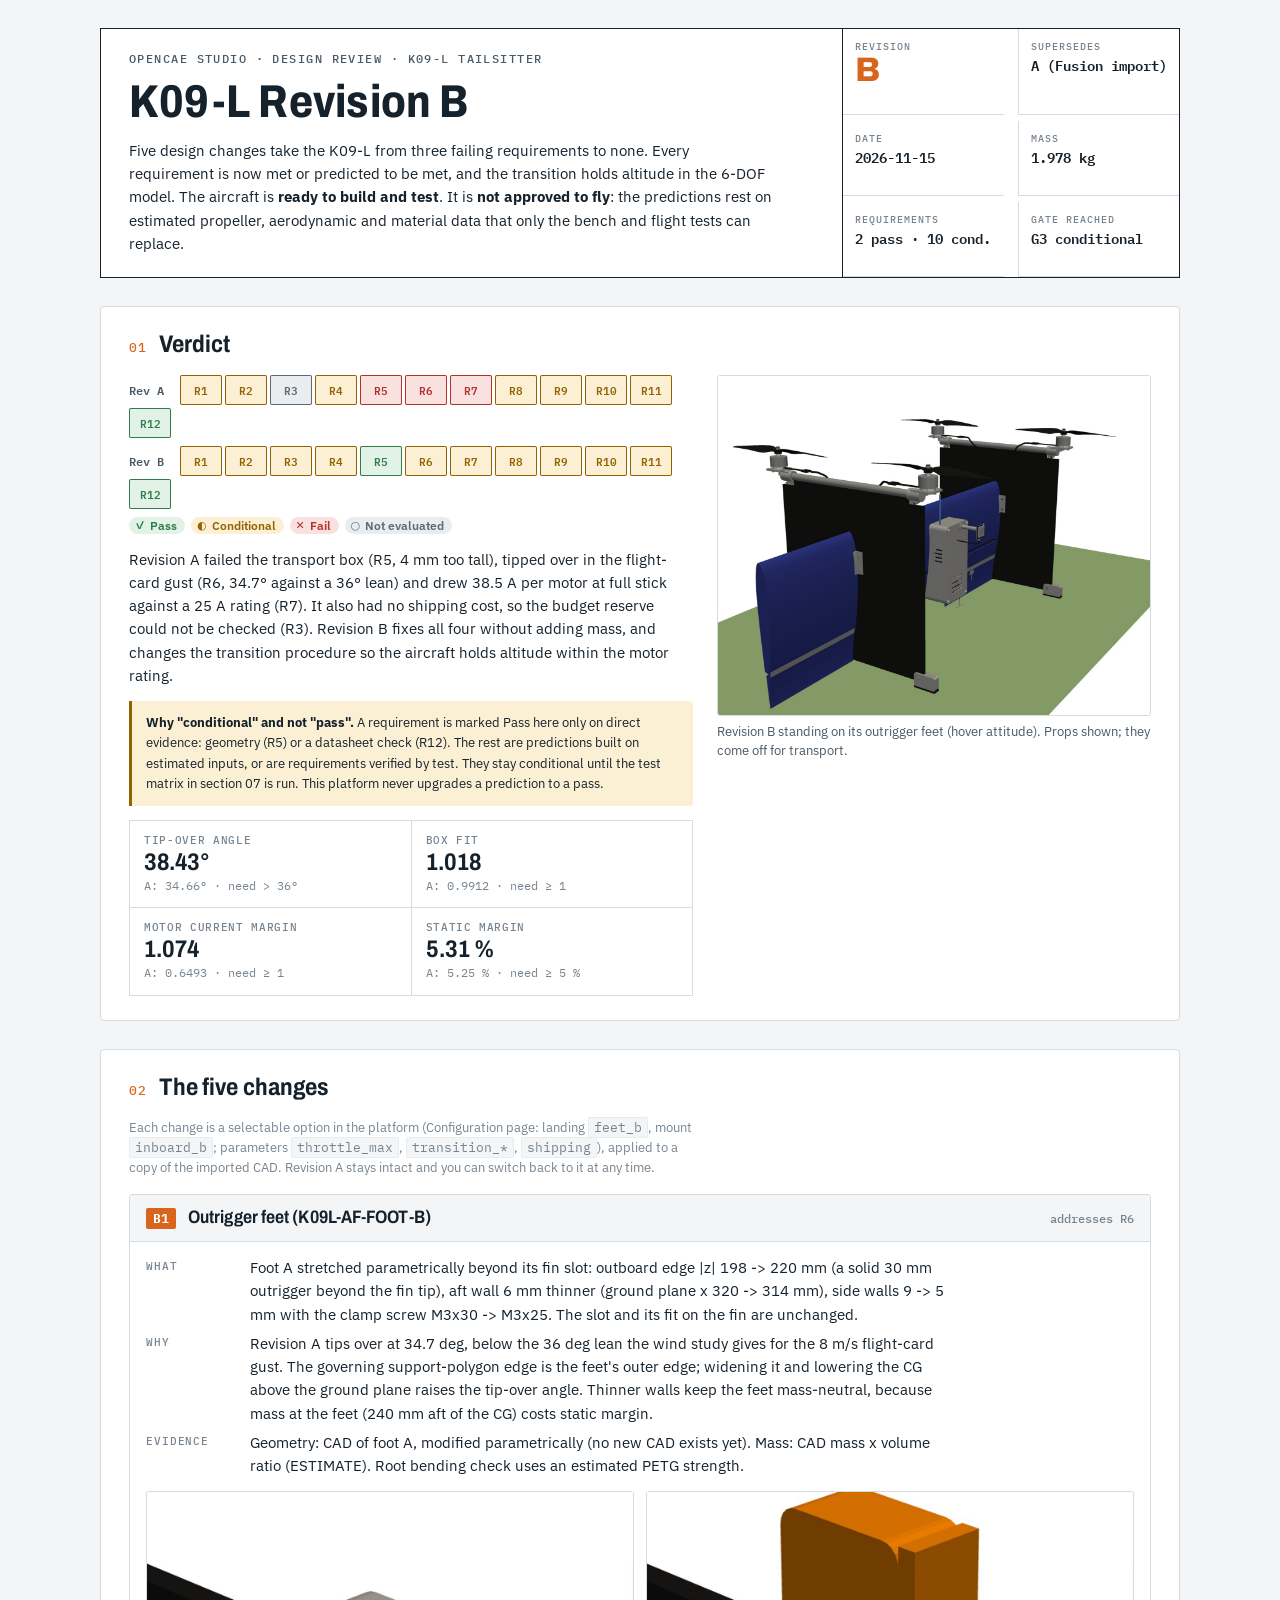
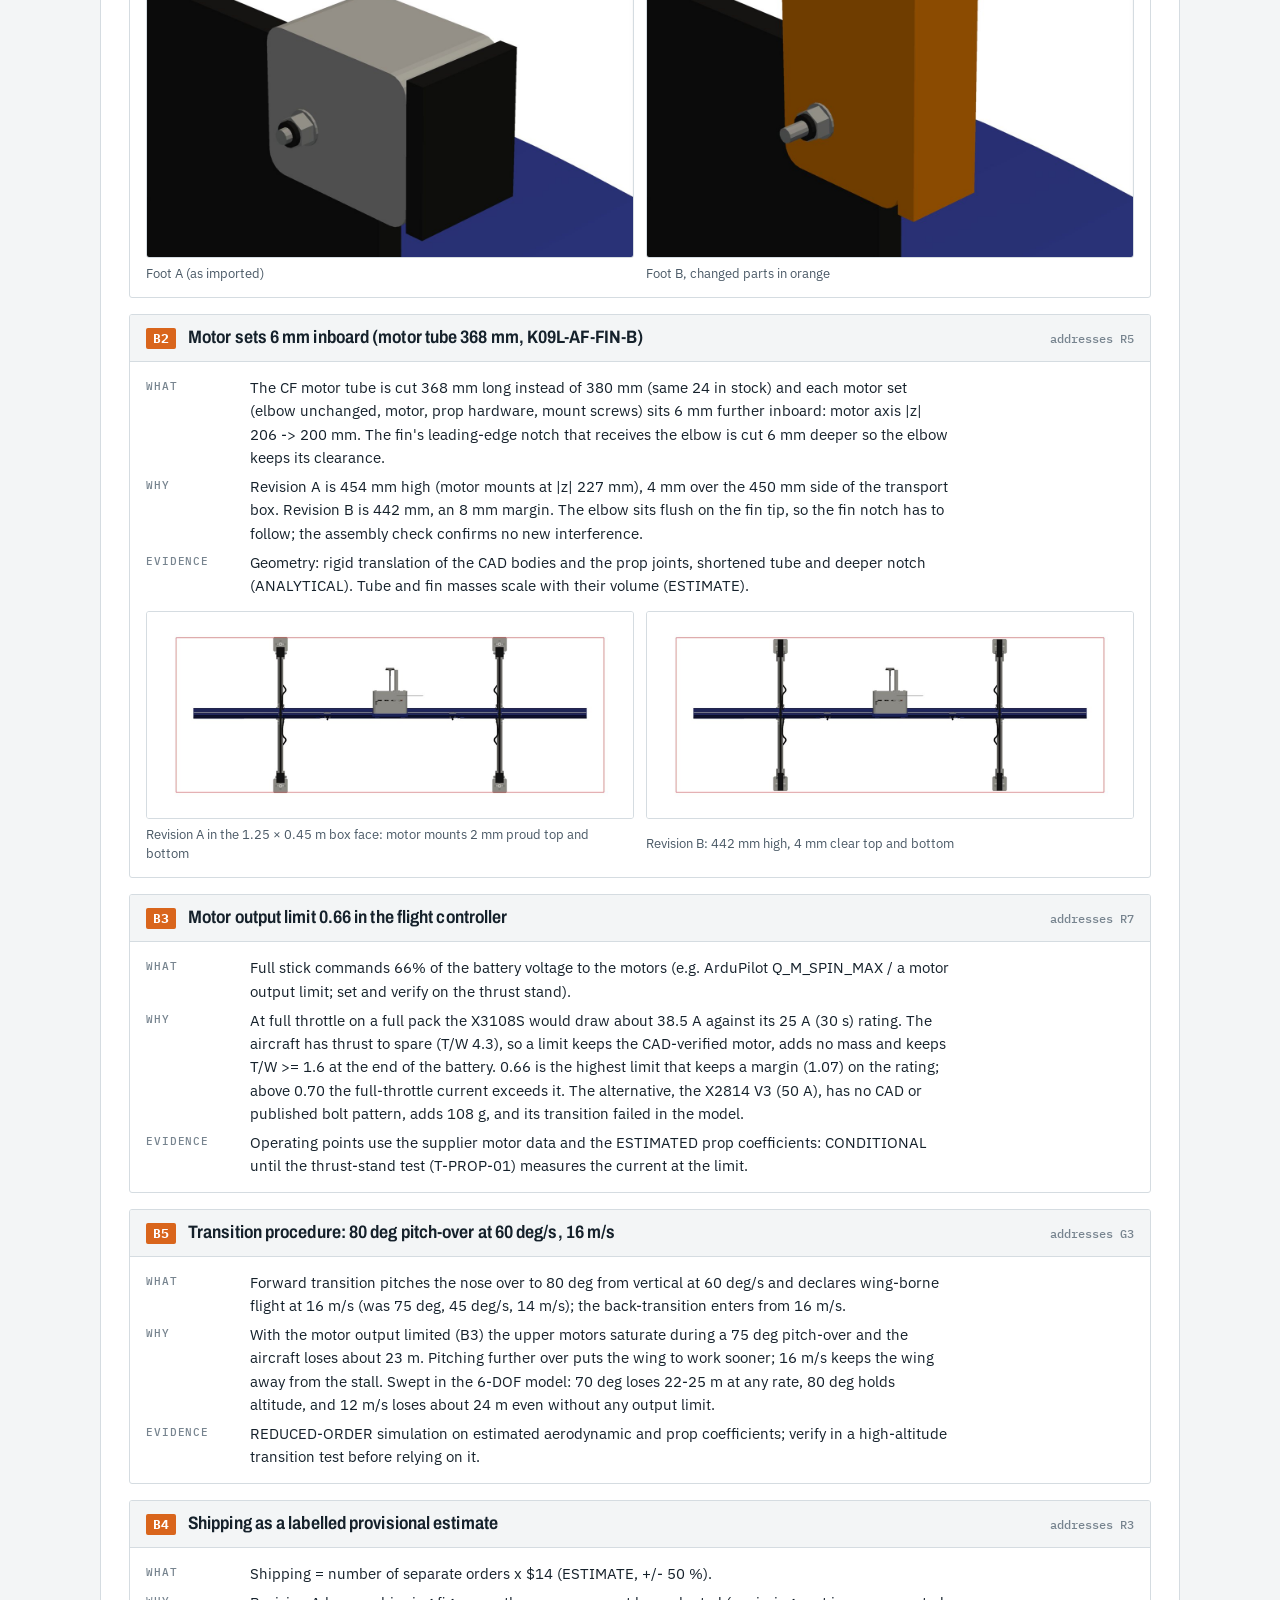
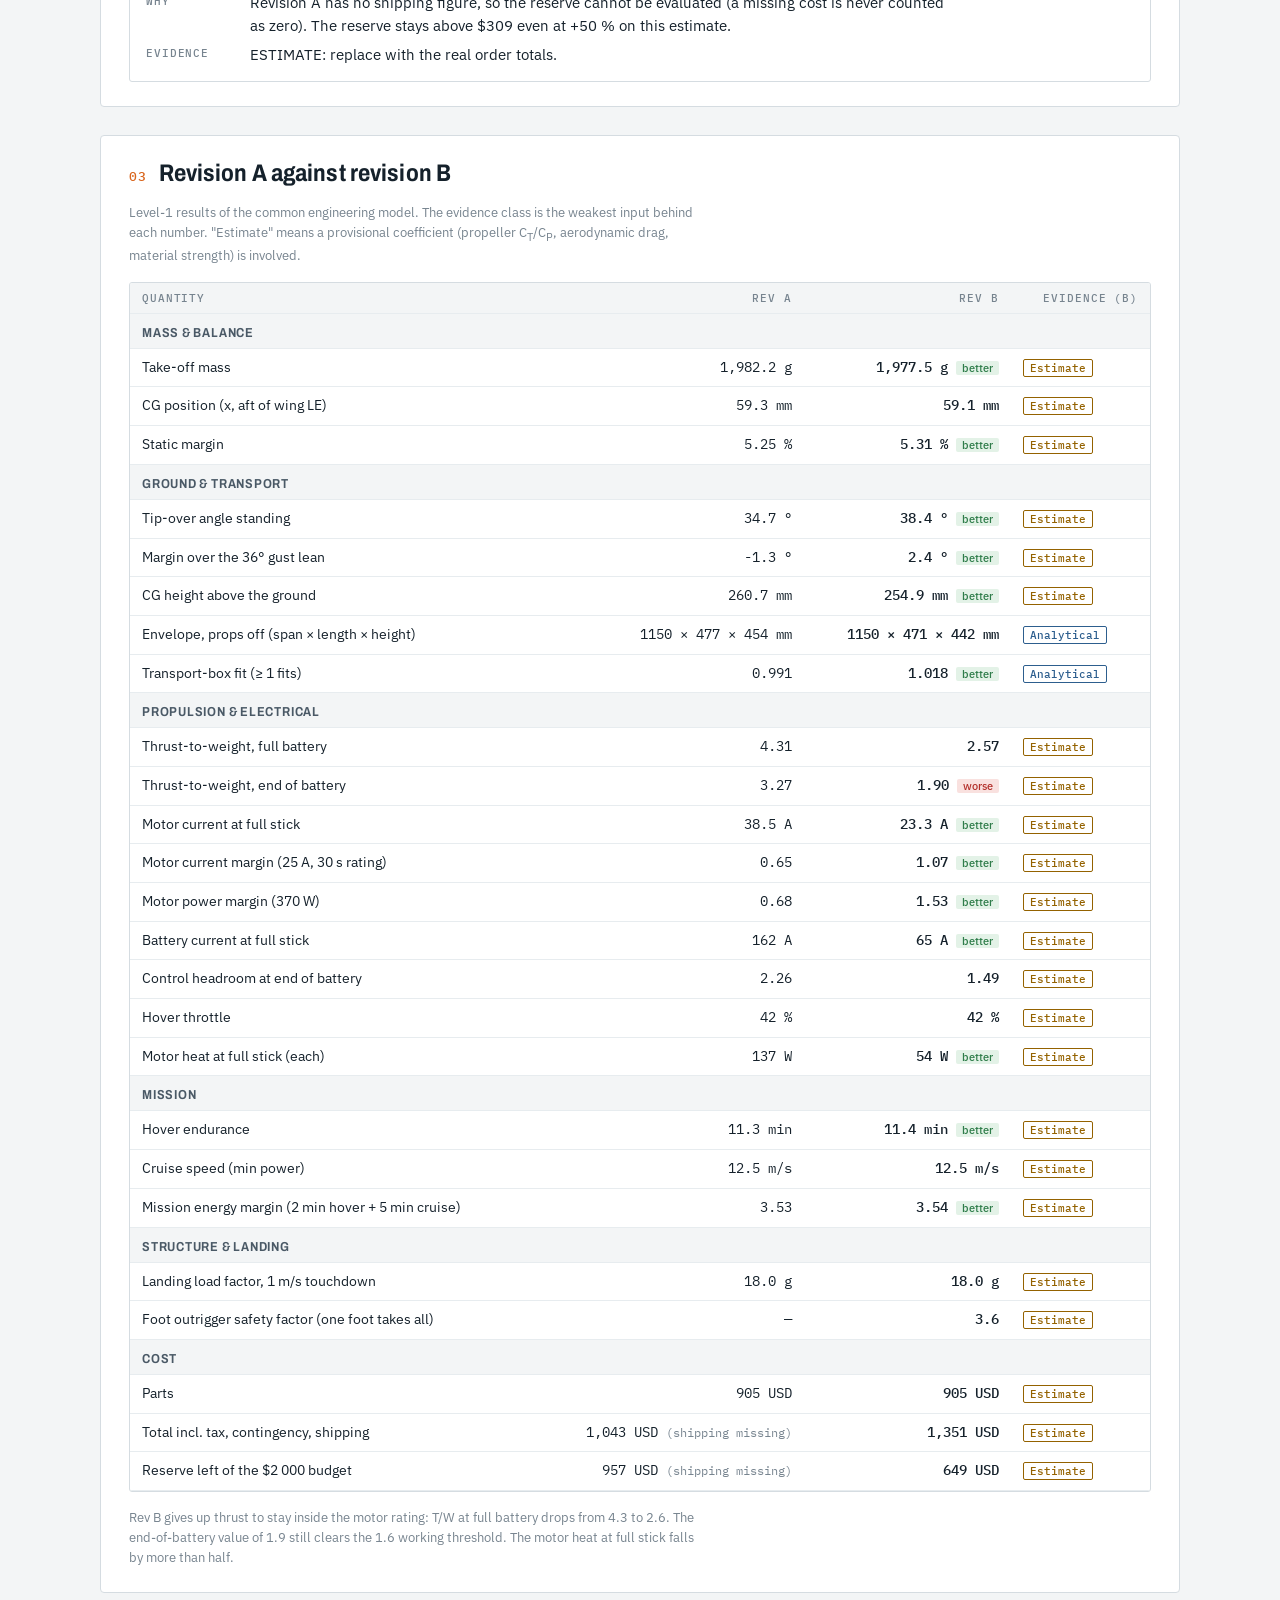
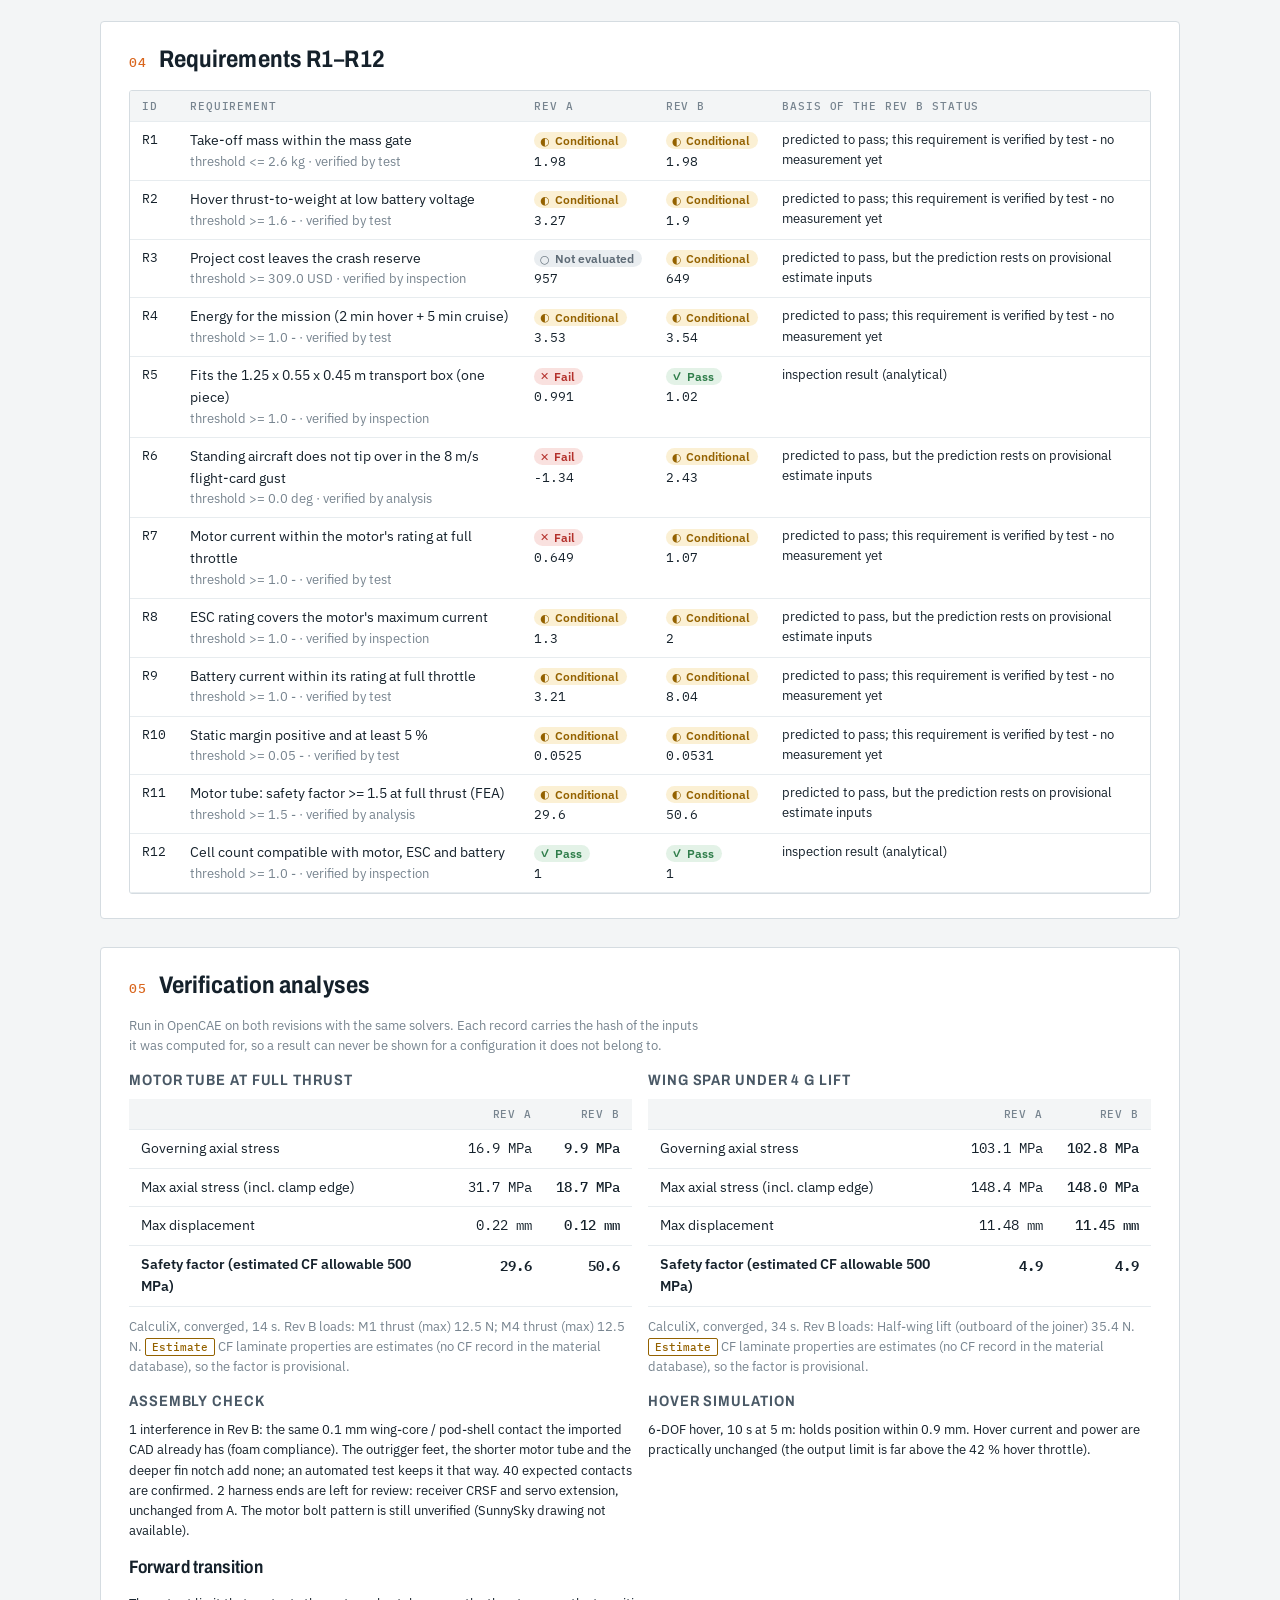
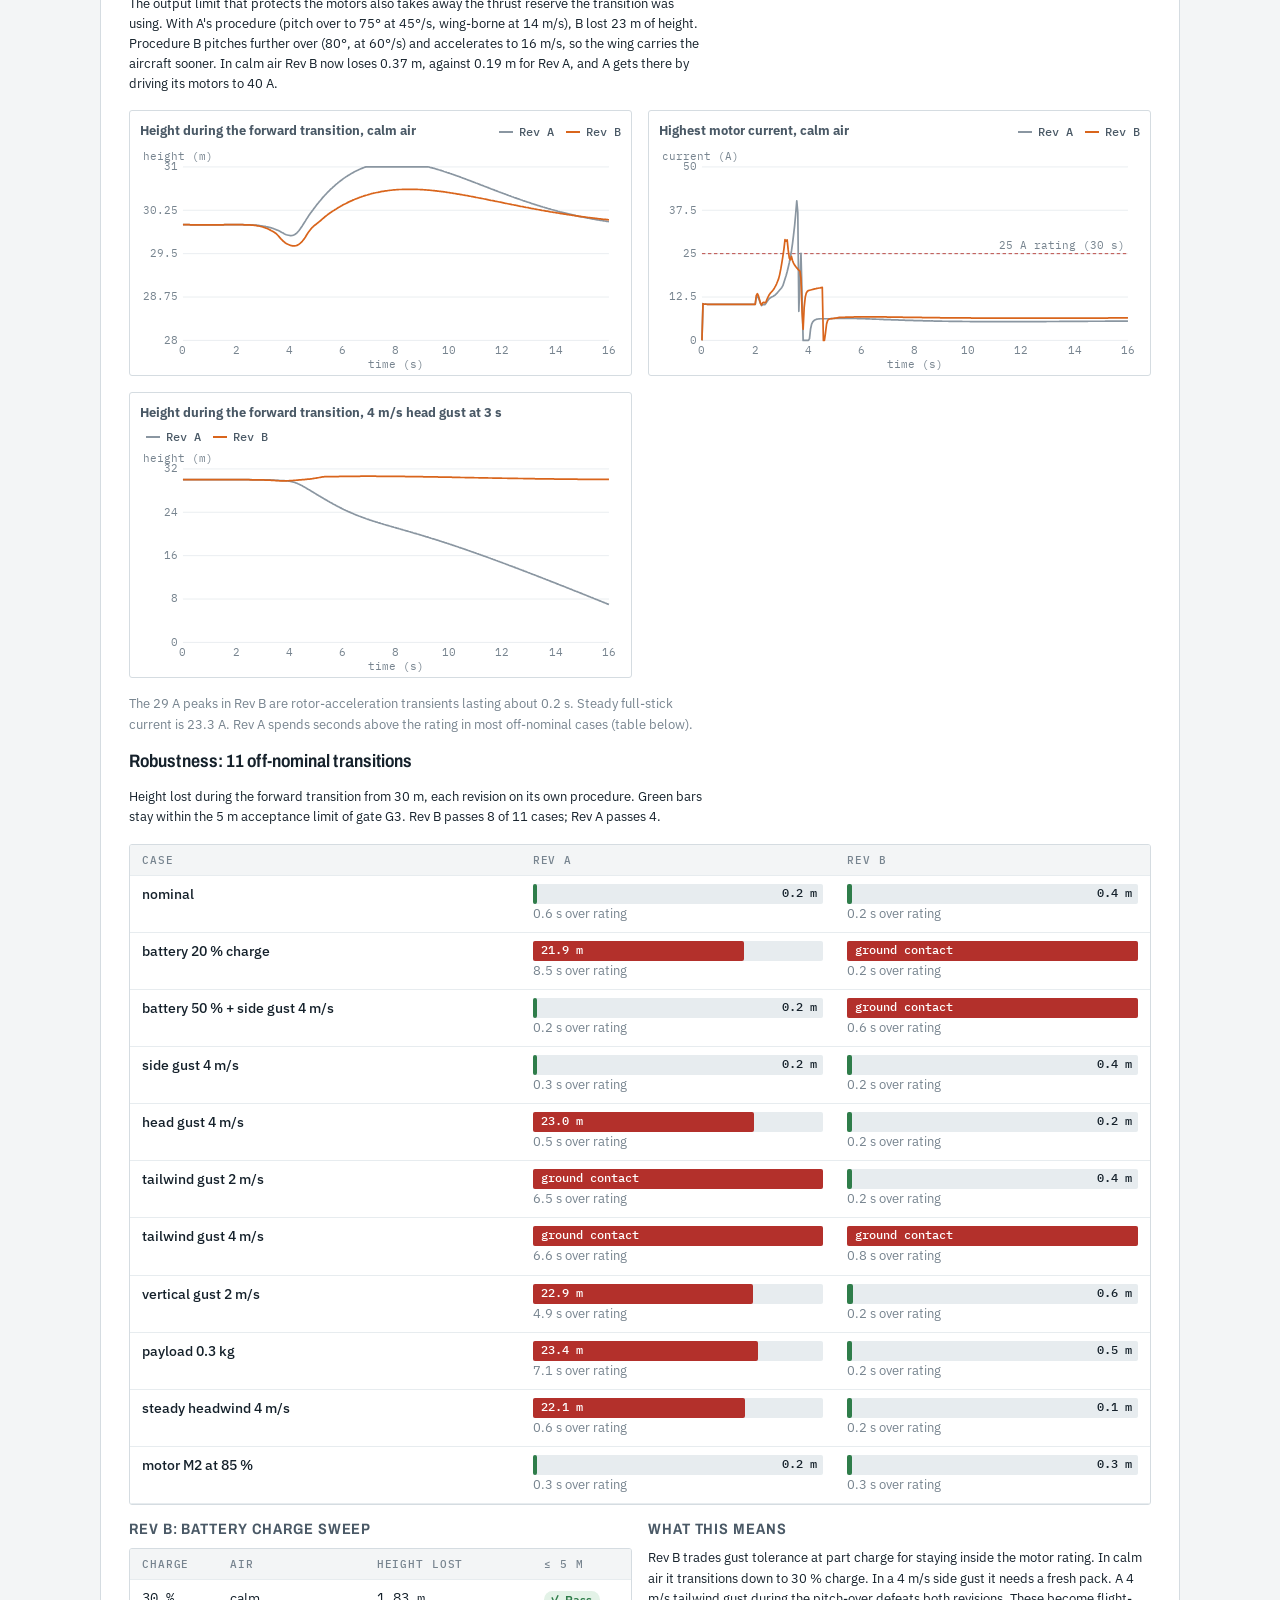
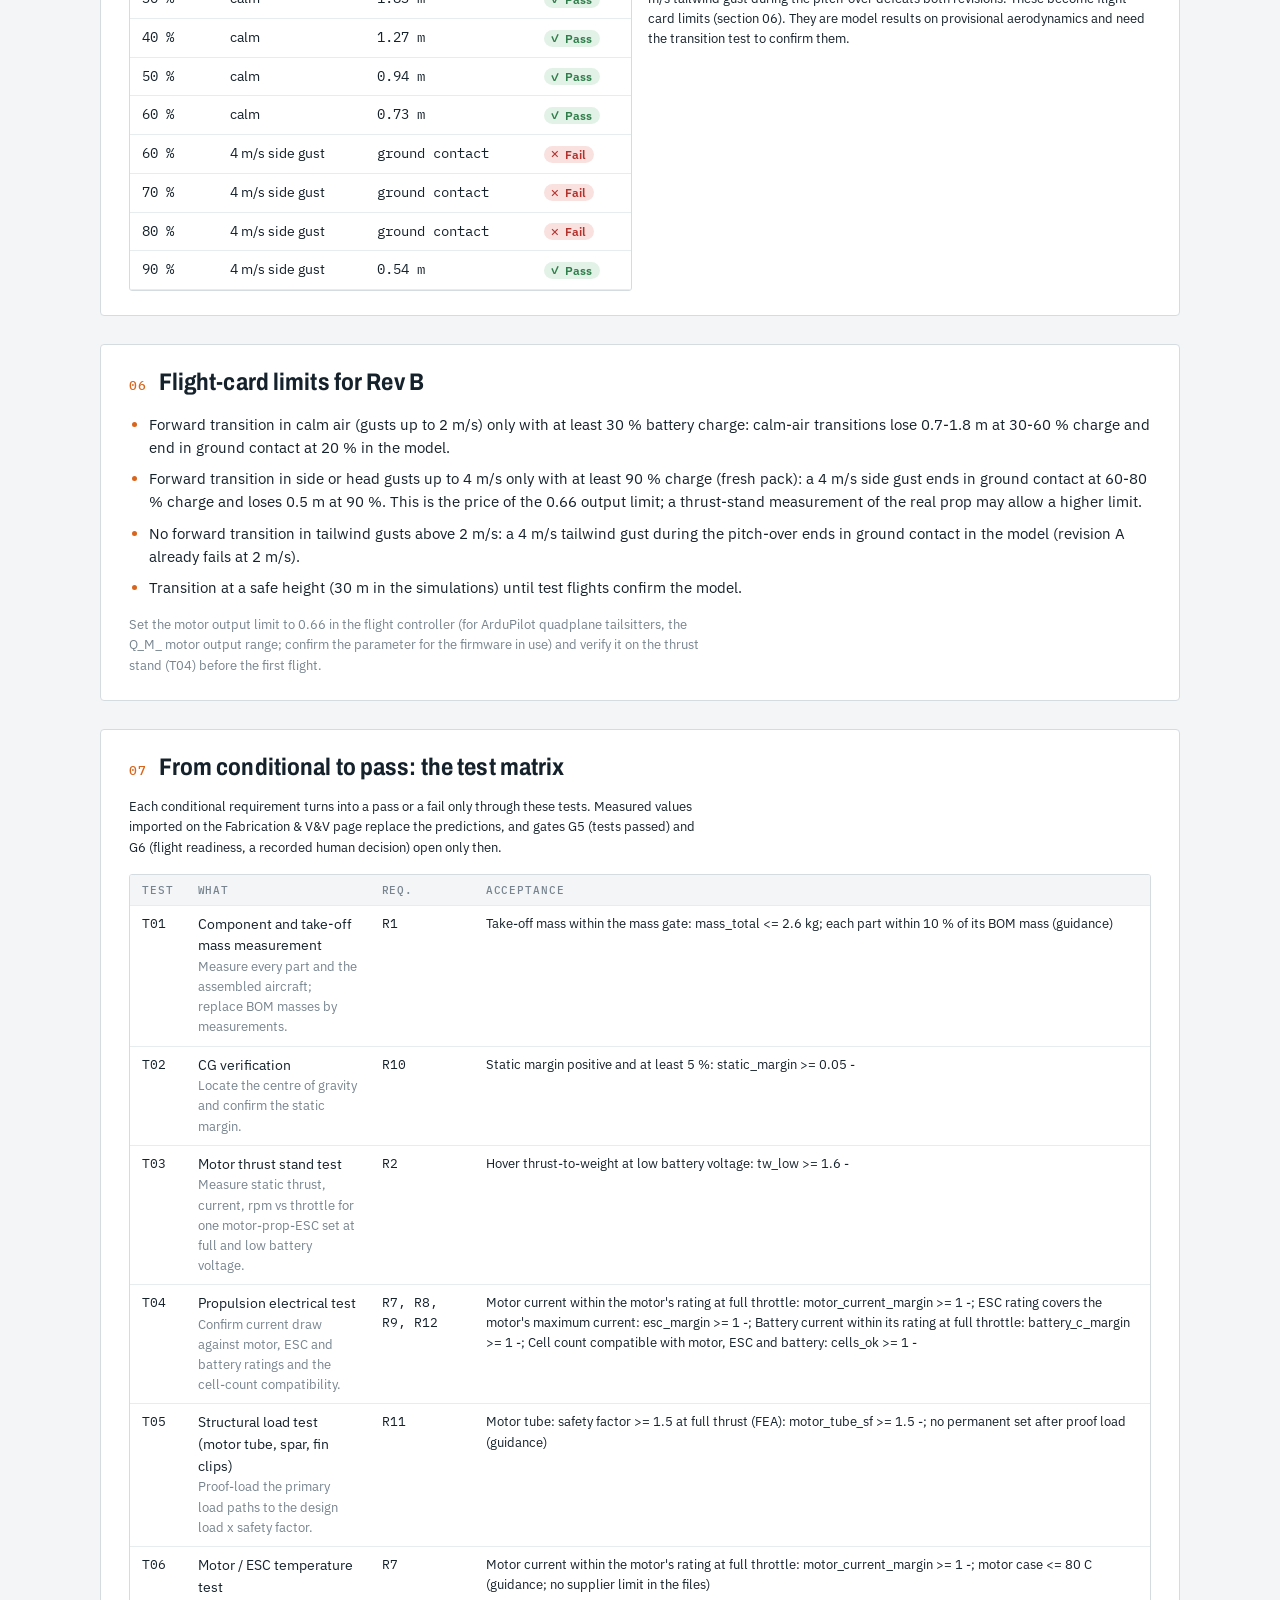
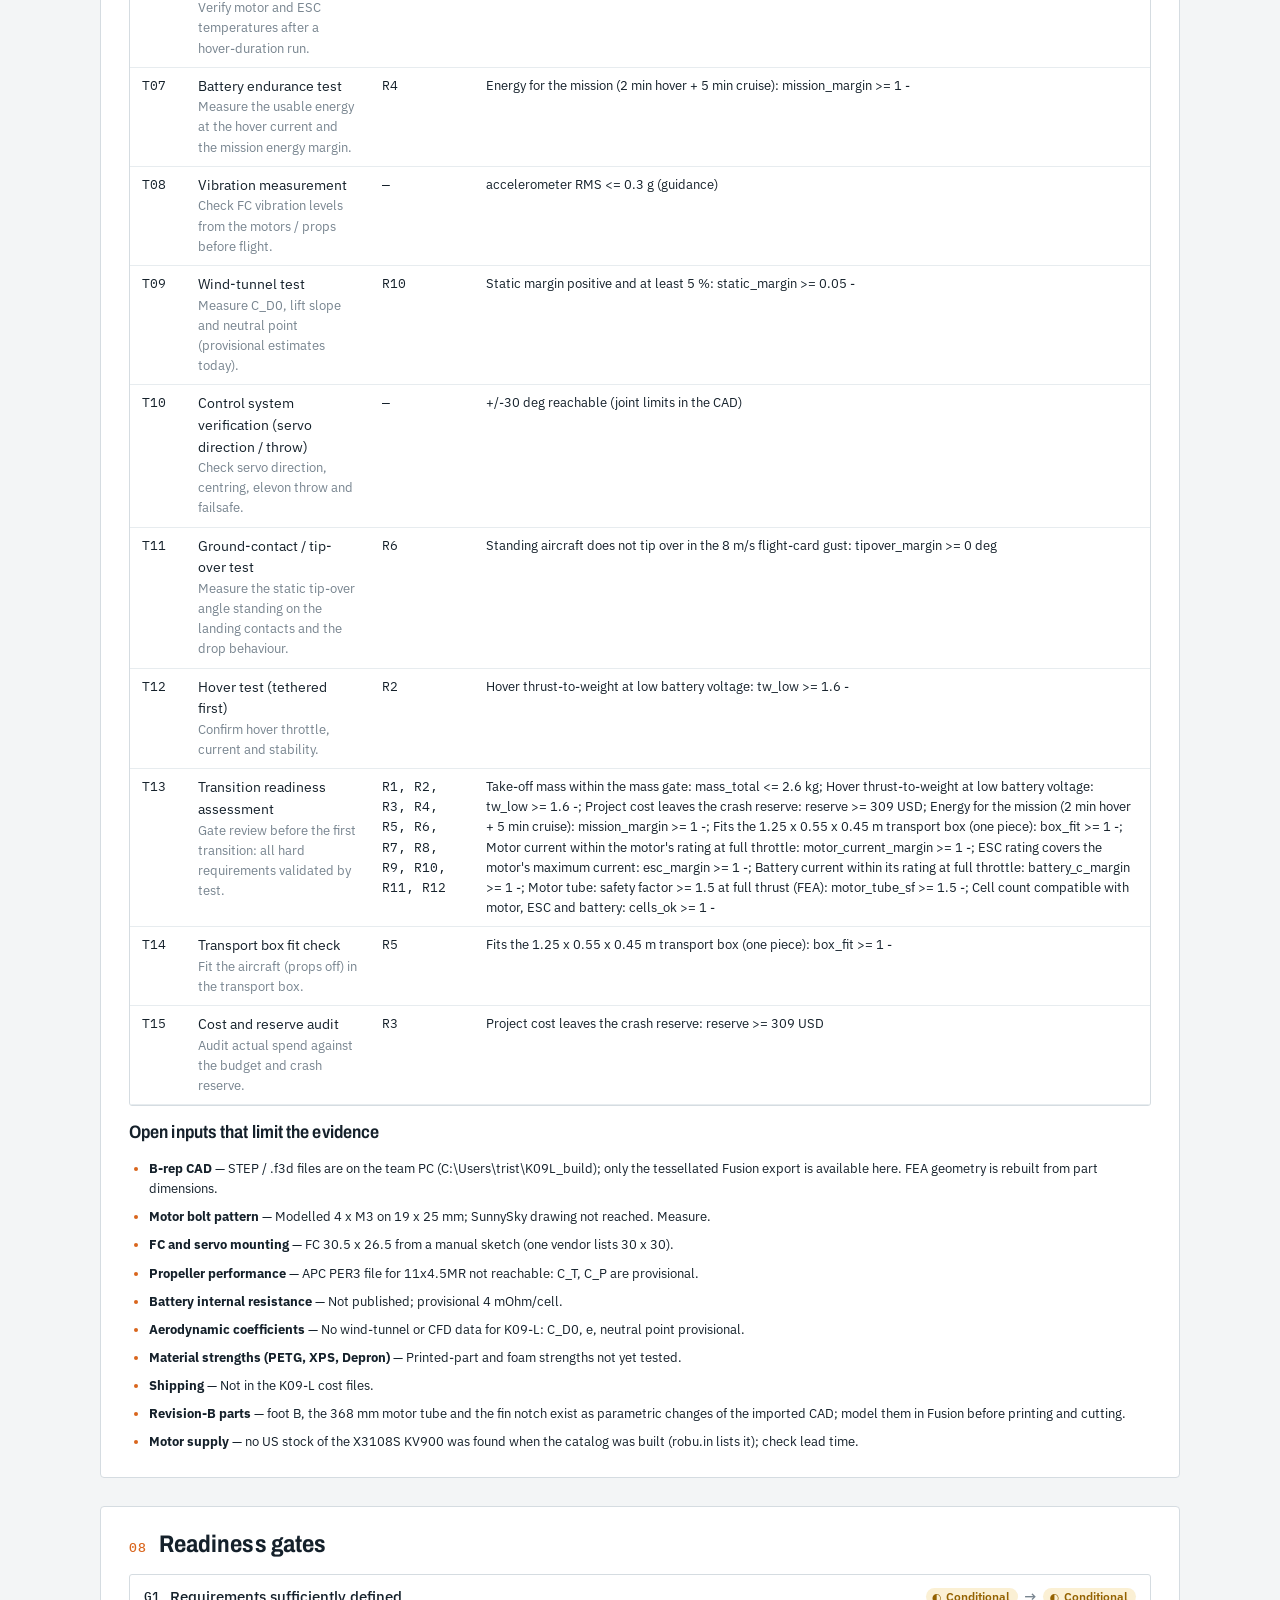
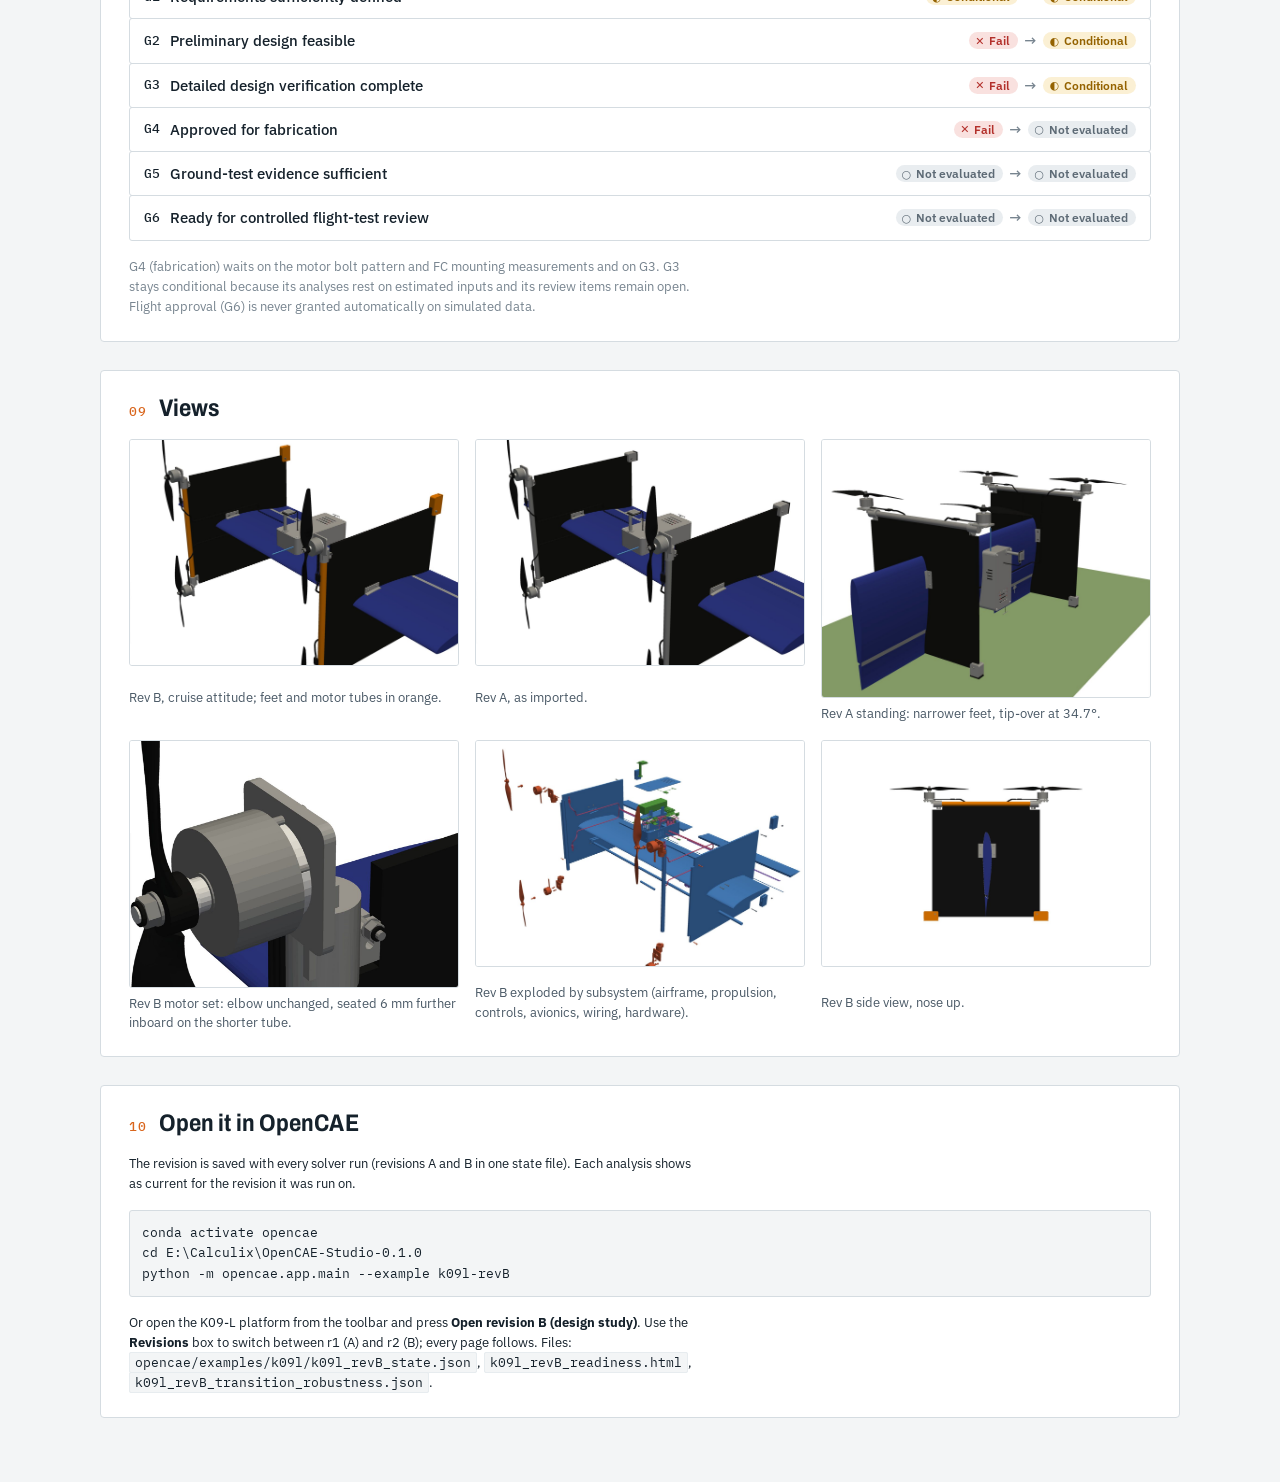
<file: docs/k09l_revB/K09L_revision_B_review.html>
<!doctype html><html lang="en"><head><meta charset="utf-8"><meta name="viewport" content="width=device-width,initial-scale=1">
<title>K09-L Revision B</title>

<link rel="preconnect" href="https://fonts.googleapis.com">
<link rel="stylesheet" href="https://fonts.googleapis.com/css2?family=Archivo:wdth,wght@75..100,400..800&family=IBM+Plex+Sans:wght@400;500;600&family=IBM+Plex+Mono:wght@400;500&display=swap">
<style>body{margin:0}
/* Layout: an engineering design-review sheet — drawing title block on top, then numbered review sections in one 1080px column; tables scroll inside their own boxes. */
:root{
  --paper:#f3f5f6; --sheet:#ffffff; --ink:#15212b; --ink-2:#4a5966; --ink-3:#77848f; --rule:#d5dce1; --rule-2:#e7ecef;
  --accent:#d9651c; --accent-soft:#fbe9dc; --blue:#2d5e8e; --blue-soft:#e4edf6; --revA:#8a96a1;
  --pass:#2f7d4a; --pass-bg:#e3f2e7; --cond:#946200; --cond-bg:#fbf0d4; --fail:#b3302b; --fail-bg:#f9e1df; --nev:#5d6a75; --nev-bg:#e9edf0;
  --f-display:"Archivo","Arial Narrow",Arial,sans-serif; --f-body:"IBM Plex Sans","Segoe UI",system-ui,sans-serif; --f-mono:"IBM Plex Mono",ui-monospace,Menlo,Consolas,monospace;
}
@media (prefers-color-scheme: dark){:root:not([data-theme="light"]){
  --paper:#0f151a; --sheet:#161e25; --ink:#e3e9ee; --ink-2:#a9b6c1; --ink-3:#7e8b96; --rule:#2c3943; --rule-2:#222d36;
  --accent:#f08a43; --accent-soft:#3a2617; --blue:#7fb0e0; --blue-soft:#1b2a39; --revA:#7c8893;
  --pass:#6cc48a; --pass-bg:#173123; --cond:#e6b443; --cond-bg:#33280e; --fail:#ef7d76; --fail-bg:#3a1a19; --nev:#9aa7b2; --nev-bg:#232e37; color-scheme:dark}}
:root[data-theme="dark"]{
  --paper:#0f151a; --sheet:#161e25; --ink:#e3e9ee; --ink-2:#a9b6c1; --ink-3:#7e8b96; --rule:#2c3943; --rule-2:#222d36;
  --accent:#f08a43; --accent-soft:#3a2617; --blue:#7fb0e0; --blue-soft:#1b2a39; --revA:#7c8893;
  --pass:#6cc48a; --pass-bg:#173123; --cond:#e6b443; --cond-bg:#33280e; --fail:#ef7d76; --fail-bg:#3a1a19; --nev:#9aa7b2; --nev-bg:#232e37; color-scheme:dark}
*{box-sizing:border-box}
body{background:var(--paper);color:var(--ink);font:15px/1.55 var(--f-body);padding-left:max(16px,env(safe-area-inset-left,0px));padding-right:max(16px,env(safe-area-inset-right,0px));padding-block:28px 64px}
.wrap{max-width:1080px;margin:0 auto;display:grid;gap:28px}
h1,h2,h3,h4{font-family:var(--f-display);font-stretch:85%;letter-spacing:.005em;text-wrap:balance;margin:0;line-height:1.15}
h1{font-size:clamp(30px,5vw,46px);font-weight:750}
h2{font-size:24px;font-weight:700;display:flex;gap:12px;align-items:baseline}
h2 .sec{font:500 13px var(--f-mono);color:var(--accent);letter-spacing:.06em}
h3{font-size:18px;font-weight:650}
h4{font-size:15px;font-weight:650;text-transform:uppercase;letter-spacing:.06em;color:var(--ink-2)}
p{margin:0;max-width:72ch}
.muted{color:var(--ink-3)} .small{font-size:13px} .mono{font-family:var(--f-mono);font-size:13px}
.num{font-family:var(--f-mono);font-variant-numeric:tabular-nums;white-space:nowrap}
section{background:var(--sheet);border:1px solid var(--rule);border-radius:4px;padding:24px clamp(16px,3vw,28px);display:grid;gap:16px;min-width:0}
/* title block */
.tb{display:grid;grid-template-columns:1fr auto;border:1.5px solid var(--ink);background:var(--sheet)}
.tb-main{padding:22px clamp(16px,3vw,28px);display:grid;gap:10px;border-right:1.5px solid var(--ink)}
.tb-main .kicker{font:500 12px var(--f-mono);letter-spacing:.12em;text-transform:uppercase;color:var(--ink-2)}
.tb-grid{display:grid;grid-template-columns:repeat(2,minmax(110px,1fr))}
.tb-grid div{padding:8px 12px;border-bottom:1px solid var(--rule);border-left:1px solid var(--rule)}
.tb-grid div:nth-child(odd){border-left:0}
.tb-grid dt{font:500 10px var(--f-mono);letter-spacing:.1em;text-transform:uppercase;color:var(--ink-3)}
.tb-grid dd{margin:0;font:600 14px var(--f-mono)}
.tb-grid .rev dd{font:800 34px/1 var(--f-display);color:var(--accent)}
@media (max-width:720px){.tb{grid-template-columns:1fr}.tb-main{border-right:0;border-bottom:1.5px solid var(--ink)}}
.verdict{display:grid;grid-template-columns:minmax(0,1.3fr) minmax(0,1fr);gap:24px;align-items:start}
@media (max-width:820px){.verdict{grid-template-columns:minmax(0,1fr)}}
.verdict>*,.wrap>*,section>*{min-width:0}
.verdict img{border:1px solid var(--rule);border-radius:3px;background:#fff}
.callout{border-left:3px solid var(--cond);background:var(--cond-bg);padding:12px 14px;border-radius:0 3px 3px 0}
.callout b{color:var(--ink)}
.strips{display:grid;gap:8px}
.strip{display:flex;flex-wrap:wrap;gap:3px;align-items:center}
.strip .lab{font:600 12px var(--f-mono);width:48px;color:var(--ink-2)}
.cell{width:42px;height:30px;display:grid;place-items:center;border-radius:2px;font:500 11px var(--f-mono)}
.cell b{font-weight:600}
.cell-pass{background:var(--pass-bg);color:var(--pass);box-shadow:inset 0 0 0 1px var(--pass)}
.cell-cond{background:var(--cond-bg);color:var(--cond);box-shadow:inset 0 0 0 1px var(--cond)}
.cell-fail{background:var(--fail-bg);color:var(--fail);box-shadow:inset 0 0 0 1px var(--fail)}
.cell-nev{background:var(--nev-bg);color:var(--nev);box-shadow:inset 0 0 0 1px var(--nev)}
.kpis{display:grid;grid-template-columns:repeat(2,minmax(0,1fr));gap:1px;background:var(--rule);border:1px solid var(--rule)}
.kpi{background:var(--sheet);padding:12px 14px;display:grid;gap:2px}
.kpi span{font:500 11px var(--f-mono);letter-spacing:.06em;text-transform:uppercase;color:var(--ink-3)}
.kpi b{font:700 24px var(--f-display);font-stretch:85%}
.kpi small{color:var(--ink-3);font-family:var(--f-mono);font-size:12px}
/* status + evidence chips */
.st{display:inline-flex;align-items:center;gap:5px;font:600 12px var(--f-body);padding:1px 8px 1px 6px;border-radius:10px;white-space:nowrap}
.st i{font-style:normal;font-size:11px}
.st-pass{color:var(--pass);background:var(--pass-bg)} .st-cond{color:var(--cond);background:var(--cond-bg)}
.st-fail{color:var(--fail);background:var(--fail-bg)} .st-nev{color:var(--nev);background:var(--nev-bg)}
.ev{font:500 11px var(--f-mono);padding:1px 6px;border-radius:2px;border:1px solid var(--rule);color:var(--ink-2);white-space:nowrap}
.ev-est{border-color:var(--cond);color:var(--cond)} .ev-mis{border-color:var(--fail);color:var(--fail)}
.ev-ana{border-color:var(--blue);color:var(--blue)} .ev-sup{border-color:var(--pass);color:var(--pass)}
.delta{font:500 11px var(--f-body);margin-left:8px;padding:0 6px;border-radius:2px}
.delta.up{color:var(--pass);background:var(--pass-bg)} .delta.down{color:var(--fail);background:var(--fail-bg)}
/* tables */
.tw{overflow-x:auto;min-width:0;border:1px solid var(--rule);border-radius:3px}
table{border-collapse:collapse;width:100%;font-size:14px}
th,td{text-align:left;padding:8px 12px;border-bottom:1px solid var(--rule-2);vertical-align:top}
thead th{font:500 11px var(--f-mono);letter-spacing:.08em;text-transform:uppercase;color:var(--ink-3);background:var(--paper)}
tr.grp th{font:650 13px var(--f-display);font-stretch:85%;letter-spacing:.06em;text-transform:uppercase;color:var(--ink-2);background:var(--paper);padding-top:12px}
td.b{color:var(--ink);font-weight:500}
tr.em td{font-weight:600}
.cmp td.num,.cmp th:nth-child(n+2){text-align:right}
/* changes */
.changes{display:grid;gap:16px}
.change{border:1px solid var(--rule);border-radius:3px;overflow:hidden}
.change header{display:flex;gap:12px;align-items:baseline;flex-wrap:wrap;padding:12px 16px;border-bottom:1px solid var(--rule);background:var(--paper)}
.tag{font:700 13px var(--f-mono);color:#fff;background:var(--accent);padding:2px 7px;border-radius:2px}
.req{margin-left:auto;font:500 12px var(--f-mono);color:var(--ink-3)}
.change-body{padding:14px 16px;display:grid;gap:14px}
dl{margin:0;display:grid;grid-template-columns:90px minmax(0,1fr);gap:6px 14px}
dt{font:500 11px var(--f-mono);letter-spacing:.08em;text-transform:uppercase;color:var(--ink-3);padding-top:3px}
dd{margin:0;max-width:78ch}
@media (max-width:560px){dl{grid-template-columns:1fr}}
.figs{display:grid;grid-template-columns:repeat(auto-fit,minmax(min(100%,240px),1fr));gap:12px}
figure{margin:0;display:grid;gap:6px;min-width:0}
figure img{width:100%;border:1px solid var(--rule);border-radius:3px;background:#fff}
figcaption{font-size:12.5px;color:var(--ink-2)}
.gallery{display:grid;grid-template-columns:repeat(auto-fit,minmax(min(100%,300px),1fr));gap:16px}
/* charts */
.charts{display:grid;grid-template-columns:repeat(auto-fit,minmax(min(100%,420px),1fr));gap:16px}
.chart{position:relative;border:1px solid var(--rule);border-radius:3px;padding:10px 10px 4px}
.chart figcaption{display:flex;flex-wrap:wrap;justify-content:space-between;gap:6px;font-size:13px}
.legend{display:inline-flex;gap:6px;align-items:center;font:500 12px var(--f-mono);color:var(--ink-2)}
.sw{display:inline-block;width:14px;height:2px;margin-left:6px}
.sw-A{background:var(--revA)} .sw-B{background:var(--accent)}
.chart svg{width:100%;height:auto;display:block}
.gl{stroke:var(--rule-2);stroke-width:1} .ref{stroke:var(--fail);stroke-width:1;stroke-dasharray:4 3}
.tk{fill:var(--ink-3);font:13px var(--f-mono)}
.ln{fill:none;stroke-width:2;stroke-linejoin:round} .ln-A{stroke:var(--revA)} .ln-B{stroke:var(--accent)}
.dl{font:600 11px var(--f-mono)} .dl-A{fill:var(--ink-2)} .dl-B{fill:var(--ink)}
.xh{stroke:var(--ink-3);stroke-width:1}
.tip{position:absolute;pointer-events:none;background:var(--ink);color:var(--sheet);font:12px/1.4 var(--f-mono);padding:6px 8px;border-radius:3px;white-space:nowrap;z-index:2}
/* robustness bars */
.bar{position:relative;height:20px;background:var(--rule-2);border-radius:2px;min-width:150px}
.bar span{position:absolute;inset:0 auto 0 0;border-radius:2px}
.bar.ok span{background:var(--pass)} .bar.bad span{background:var(--fail)}
.bar em{position:absolute;left:8px;top:1px;font:500 12px var(--f-mono);font-style:normal;color:var(--ink);mix-blend-mode:normal}
.bar.bad em{color:#fff} .bar.ok em{left:auto;right:6px;color:var(--ink)}
.rob th[scope=row]{font-weight:500;font-size:13.5px;white-space:nowrap}
/* gates */
details{border:1px solid var(--rule);border-radius:3px}
details+details{margin-top:-1px}
summary{cursor:pointer;padding:10px 14px;display:flex;gap:10px;align-items:center;flex-wrap:wrap;font-weight:500}
summary:focus-visible{outline:2px solid var(--accent);outline-offset:2px}
.gs{margin-left:auto;display:inline-flex;gap:6px;align-items:center}
.arrow{color:var(--ink-3)}
.crit{margin:0;padding:4px 16px 14px 34px;display:grid;gap:6px;font-size:13.5px}
.limits{margin:0;padding-left:20px;display:grid;gap:8px}
.limits li::marker{color:var(--accent)}
.two{display:grid;grid-template-columns:repeat(auto-fit,minmax(min(100%,320px),1fr));gap:16px}
.panel{display:grid;gap:10px;min-width:0;align-content:start}
code{font-family:var(--f-mono);font-size:13px;background:var(--paper);padding:1px 5px;border-radius:2px;border:1px solid var(--rule-2)}
pre{font-family:var(--f-mono);font-size:13px;background:var(--paper);border:1px solid var(--rule);padding:12px;border-radius:3px;overflow-x:auto;margin:0}
a{color:var(--blue)}
@media (prefers-reduced-motion:reduce){*{transition:none!important}}
</style>

<div class="wrap">

<header class="tb">
  <div class="tb-main">
    <span class="kicker">OpenCAE Studio · Design review · K09-L Tailsitter</span>
    <h1>K09-L Revision B</h1>
    <p>Five design changes take the K09-L from three failing requirements to none. Every requirement is now met or predicted to be met, and the transition holds altitude in the 6-DOF model. The aircraft is <b>ready to build and test</b>. It is <b>not approved to fly</b>: the predictions rest on estimated propeller, aerodynamic and material data that only the bench and flight tests can replace.</p>
  </div>
  <dl class="tb-grid">
    <div class="rev"><dt>Revision</dt><dd>B</dd></div>
    <div><dt>Supersedes</dt><dd>A (Fusion import)</dd></div>
    <div><dt>Date</dt><dd>2026-11-15</dd></div>
    <div><dt>Mass</dt><dd>1.978 kg</dd></div>
    <div><dt>Requirements</dt><dd>2 pass · 10 cond.</dd></div>
    <div><dt>Gate reached</dt><dd>G3 conditional</dd></div>
  </dl>
</header>

<section aria-labelledby="s1">
  <h2 id="s1"><span class="sec">01</span>Verdict</h2>
  <div class="verdict">
    <div style="display:grid;gap:14px">
      <div class="strips" aria-label="Requirement status, revision A and B">
        <div class="strip"><span class="lab">Rev A</span><span class="cell cell-cond" title="R1: Conditional"><b>R1</b></span><span class="cell cell-cond" title="R2: Conditional"><b>R2</b></span><span class="cell cell-nev" title="R3: Not evaluated"><b>R3</b></span><span class="cell cell-cond" title="R4: Conditional"><b>R4</b></span><span class="cell cell-fail" title="R5: Fail"><b>R5</b></span><span class="cell cell-fail" title="R6: Fail"><b>R6</b></span><span class="cell cell-fail" title="R7: Fail"><b>R7</b></span><span class="cell cell-cond" title="R8: Conditional"><b>R8</b></span><span class="cell cell-cond" title="R9: Conditional"><b>R9</b></span><span class="cell cell-cond" title="R10: Conditional"><b>R10</b></span><span class="cell cell-cond" title="R11: Conditional"><b>R11</b></span><span class="cell cell-pass" title="R12: Pass"><b>R12</b></span></div>
        <div class="strip"><span class="lab">Rev B</span><span class="cell cell-cond" title="R1: Conditional"><b>R1</b></span><span class="cell cell-cond" title="R2: Conditional"><b>R2</b></span><span class="cell cell-cond" title="R3: Conditional"><b>R3</b></span><span class="cell cell-cond" title="R4: Conditional"><b>R4</b></span><span class="cell cell-pass" title="R5: Pass"><b>R5</b></span><span class="cell cell-cond" title="R6: Conditional"><b>R6</b></span><span class="cell cell-cond" title="R7: Conditional"><b>R7</b></span><span class="cell cell-cond" title="R8: Conditional"><b>R8</b></span><span class="cell cell-cond" title="R9: Conditional"><b>R9</b></span><span class="cell cell-cond" title="R10: Conditional"><b>R10</b></span><span class="cell cell-cond" title="R11: Conditional"><b>R11</b></span><span class="cell cell-pass" title="R12: Pass"><b>R12</b></span></div>
        <div class="small muted" style="display:flex;flex-wrap:wrap;gap:6px"><span class="st st-pass"><i>✓</i>Pass</span> <span class="st st-cond"><i>◐</i>Conditional</span> <span class="st st-fail"><i>✕</i>Fail</span> <span class="st st-nev"><i>○</i>Not evaluated</span></div>
      </div>
      <p>Revision A failed the transport box (R5, 4 mm too tall), tipped over in the flight-card gust (R6, 34.7° against a 36° lean) and drew 38.5 A per motor at full stick against a 25 A rating (R7). It also had no shipping cost, so the budget reserve could not be checked (R3). Revision B fixes all four without adding mass, and changes the transition procedure so the aircraft holds altitude within the motor rating.</p>
      <div class="callout small"><b>Why "conditional" and not "pass".</b> A requirement is marked Pass here only on direct evidence: geometry (R5) or a datasheet check (R12). The rest are predictions built on estimated inputs, or are requirements verified by test. They stay conditional until the test matrix in section 07 is run. This platform never upgrades a prediction to a pass.</div>
      <div class="kpis">
        <div class="kpi"><span>Tip-over angle</span><b>38.43°</b><small>A: 34.66° · need &gt; 36°</small></div>
        <div class="kpi"><span>Box fit</span><b>1.018</b><small>A: 0.9912 · need ≥ 1</small></div>
        <div class="kpi"><span>Motor current margin</span><b>1.074</b><small>A: 0.6493 · need ≥ 1</small></div>
        <div class="kpi"><span>Static margin</span><b>5.31 %</b><small>A: 5.25 % · need ≥ 5 %</small></div>
      </div>
    </div>
    <figure><img src="img/standing_B.jpg" alt="Revision B standing nose-up on its outrigger feet on grass"><figcaption>Revision B standing on its outrigger feet (hover attitude). Props shown; they come off for transport.</figcaption></figure>
  </div>
</section>

<section aria-labelledby="s2">
  <h2 id="s2"><span class="sec">02</span>The five changes</h2>
  <p class="muted small">Each change is a selectable option in the platform (Configuration page: landing <code>feet_b</code>, mount <code>inboard_b</code>; parameters <code>throttle_max</code>, <code>transition_*</code>, <code>shipping</code>), applied to a copy of the imported CAD. Revision A stays intact and you can switch back to it at any time.</p>
  <div class="changes"><article class="change" id="b1">
  <header><span class="tag">B1</span><h3>Outrigger feet (K09L-AF-FOOT-B)</h3><span class="req">addresses R6</span></header>
  <div class="change-body">
    <dl><dt>What</dt><dd>Foot A stretched parametrically beyond its fin slot: outboard edge |z| 198 -&gt; 220 mm (a solid 30 mm outrigger beyond the fin tip), aft wall 6 mm thinner (ground plane x 320 -&gt; 314 mm), side walls 9 -&gt; 5 mm with the clamp screw M3x30 -&gt; M3x25. The slot and its fit on the fin are unchanged.</dd><dt>Why</dt><dd>Revision A tips over at 34.7 deg, below the 36 deg lean the wind study gives for the 8 m/s flight-card gust. The governing support-polygon edge is the feet&#x27;s outer edge; widening it and lowering the CG above the ground plane raises the tip-over angle. Thinner walls keep the feet mass-neutral, because mass at the feet (240 mm aft of the CG) costs static margin.</dd><dt>Evidence</dt><dd>Geometry: CAD of foot A, modified parametrically (no new CAD exists yet). Mass: CAD mass x volume ratio (ESTIMATE). Root bending check uses an estimated PETG strength.</dd></dl>
    <div class="figs"><figure><img src="img/foot_A.jpg" alt="Foot A (as imported)" loading="lazy"><figcaption>Foot A (as imported)</figcaption></figure><figure><img src="img/foot_B.jpg" alt="Foot B, changed parts in orange" loading="lazy"><figcaption>Foot B, changed parts in orange</figcaption></figure></div>
  </div></article>
<article class="change" id="b2">
  <header><span class="tag">B2</span><h3>Motor sets 6 mm inboard (motor tube 368 mm, K09L-AF-FIN-B)</h3><span class="req">addresses R5</span></header>
  <div class="change-body">
    <dl><dt>What</dt><dd>The CF motor tube is cut 368 mm long instead of 380 mm (same 24 in stock) and each motor set (elbow unchanged, motor, prop hardware, mount screws) sits 6 mm further inboard: motor axis |z| 206 -&gt; 200 mm. The fin&#x27;s leading-edge notch that receives the elbow is cut 6 mm deeper so the elbow keeps its clearance.</dd><dt>Why</dt><dd>Revision A is 454 mm high (motor mounts at |z| 227 mm), 4 mm over the 450 mm side of the transport box. Revision B is 442 mm, an 8 mm margin. The elbow sits flush on the fin tip, so the fin notch has to follow; the assembly check confirms no new interference.</dd><dt>Evidence</dt><dd>Geometry: rigid translation of the CAD bodies and the prop joints, shortened tube and deeper notch (ANALYTICAL). Tube and fin masses scale with their volume (ESTIMATE).</dd></dl>
    <div class="figs"><figure><img src="img/box_A.jpg" alt="Revision A in the 1.25 × 0.45 m box face: motor mounts 2 mm proud top and bottom" loading="lazy"><figcaption>Revision A in the 1.25 × 0.45 m box face: motor mounts 2 mm proud top and bottom</figcaption></figure><figure><img src="img/box_B.jpg" alt="Revision B: 442 mm high, 4 mm clear top and bottom" loading="lazy"><figcaption>Revision B: 442 mm high, 4 mm clear top and bottom</figcaption></figure></div>
  </div></article>
<article class="change" id="b3">
  <header><span class="tag">B3</span><h3>Motor output limit 0.66 in the flight controller</h3><span class="req">addresses R7</span></header>
  <div class="change-body">
    <dl><dt>What</dt><dd>Full stick commands 66% of the battery voltage to the motors (e.g. ArduPilot Q_M_SPIN_MAX / a motor output limit; set and verify on the thrust stand).</dd><dt>Why</dt><dd>At full throttle on a full pack the X3108S would draw about 38.5 A against its 25 A (30 s) rating. The aircraft has thrust to spare (T/W 4.3), so a limit keeps the CAD-verified motor, adds no mass and keeps T/W &gt;= 1.6 at the end of the battery. 0.66 is the highest limit that keeps a margin (1.07) on the rating; above 0.70 the full-throttle current exceeds it. The alternative, the X2814 V3 (50 A), has no CAD or published bolt pattern, adds 108 g, and its transition failed in the model.</dd><dt>Evidence</dt><dd>Operating points use the supplier motor data and the ESTIMATED prop coefficients: CONDITIONAL until the thrust-stand test (T-PROP-01) measures the current at the limit.</dd></dl>
    
  </div></article>
<article class="change" id="b5">
  <header><span class="tag">B5</span><h3>Transition procedure: 80 deg pitch-over at 60 deg/s, 16 m/s</h3><span class="req">addresses G3</span></header>
  <div class="change-body">
    <dl><dt>What</dt><dd>Forward transition pitches the nose over to 80 deg from vertical at 60 deg/s and declares wing-borne flight at 16 m/s (was 75 deg, 45 deg/s, 14 m/s); the back-transition enters from 16 m/s.</dd><dt>Why</dt><dd>With the motor output limited (B3) the upper motors saturate during a 75 deg pitch-over and the aircraft loses about 23 m. Pitching further over puts the wing to work sooner; 16 m/s keeps the wing away from the stall. Swept in the 6-DOF model: 70 deg loses 22-25 m at any rate, 80 deg holds altitude, and 12 m/s loses about 24 m even without any output limit.</dd><dt>Evidence</dt><dd>REDUCED-ORDER simulation on estimated aerodynamic and prop coefficients; verify in a high-altitude transition test before relying on it.</dd></dl>
    
  </div></article>
<article class="change" id="b4">
  <header><span class="tag">B4</span><h3>Shipping as a labelled provisional estimate</h3><span class="req">addresses R3</span></header>
  <div class="change-body">
    <dl><dt>What</dt><dd>Shipping = number of separate orders x $14 (ESTIMATE, +/- 50 %).</dd><dt>Why</dt><dd>Revision A has no shipping figure, so the reserve cannot be evaluated (a missing cost is never counted as zero). The reserve stays above $309 even at +50 % on this estimate.</dd><dt>Evidence</dt><dd>ESTIMATE: replace with the real order totals.</dd></dl>
    
  </div></article></div>
</section>

<section aria-labelledby="s3">
  <h2 id="s3"><span class="sec">03</span>Revision A against revision B</h2>
  <p class="small muted">Level-1 results of the common engineering model. The evidence class is the weakest input behind each number. "Estimate" means a provisional coefficient (propeller C<sub>T</sub>/C<sub>P</sub>, aerodynamic drag, material strength) is involved.</p>
  <div class="tw"><table class="cmp"><thead><tr><th>Quantity</th><th>Rev A</th><th>Rev B</th><th>Evidence (B)</th></tr></thead><tbody>
<tr class="grp"><th colspan="4" scope="colgroup">Mass & balance</th></tr>
<tr><td>Take-off mass</td><td class='num'>1,982.2 g</td><td class='num b'>1,977.5 g<span class="delta up">better</span></td><td><span class="ev ev-est">Estimate</span></td></tr>
<tr><td>CG position (x, aft of wing LE)</td><td class='num'>59.3 mm</td><td class='num b'>59.1 mm</td><td><span class="ev ev-est">Estimate</span></td></tr>
<tr><td>Static margin</td><td class='num'>5.25 %</td><td class='num b'>5.31 %<span class="delta up">better</span></td><td><span class="ev ev-est">Estimate</span></td></tr>
<tr class="grp"><th colspan="4" scope="colgroup">Ground & transport</th></tr>
<tr><td>Tip-over angle standing</td><td class='num'>34.7 °</td><td class='num b'>38.4 °<span class="delta up">better</span></td><td><span class="ev ev-est">Estimate</span></td></tr>
<tr><td>Margin over the 36° gust lean</td><td class='num'>-1.3 °</td><td class='num b'>2.4 °<span class="delta up">better</span></td><td><span class="ev ev-est">Estimate</span></td></tr>
<tr><td>CG height above the ground</td><td class='num'>260.7 mm</td><td class='num b'>254.9 mm<span class="delta up">better</span></td><td><span class="ev ev-est">Estimate</span></td></tr>
<tr><td>Envelope, props off (span × length × height)</td><td class='num'>1150 × 477 × 454 mm</td><td class='num b'>1150 × 471 × 442 mm</td><td><span class="ev ev-ana">Analytical</span></td></tr>
<tr><td>Transport-box fit (≥ 1 fits)</td><td class='num'>0.991</td><td class='num b'>1.018<span class="delta up">better</span></td><td><span class="ev ev-ana">Analytical</span></td></tr>
<tr class="grp"><th colspan="4" scope="colgroup">Propulsion & electrical</th></tr>
<tr><td>Thrust-to-weight, full battery</td><td class='num'>4.31</td><td class='num b'>2.57</td><td><span class="ev ev-est">Estimate</span></td></tr>
<tr><td>Thrust-to-weight, end of battery</td><td class='num'>3.27</td><td class='num b'>1.90<span class="delta down">worse</span></td><td><span class="ev ev-est">Estimate</span></td></tr>
<tr><td>Motor current at full stick</td><td class='num'>38.5 A</td><td class='num b'>23.3 A<span class="delta up">better</span></td><td><span class="ev ev-est">Estimate</span></td></tr>
<tr><td>Motor current margin (25 A, 30 s rating)</td><td class='num'>0.65</td><td class='num b'>1.07<span class="delta up">better</span></td><td><span class="ev ev-est">Estimate</span></td></tr>
<tr><td>Motor power margin (370 W)</td><td class='num'>0.68</td><td class='num b'>1.53<span class="delta up">better</span></td><td><span class="ev ev-est">Estimate</span></td></tr>
<tr><td>Battery current at full stick</td><td class='num'>162 A</td><td class='num b'>65 A<span class="delta up">better</span></td><td><span class="ev ev-est">Estimate</span></td></tr>
<tr><td>Control headroom at end of battery</td><td class='num'>2.26</td><td class='num b'>1.49</td><td><span class="ev ev-est">Estimate</span></td></tr>
<tr><td>Hover throttle</td><td class='num'>42 %</td><td class='num b'>42 %</td><td><span class="ev ev-est">Estimate</span></td></tr>
<tr><td>Motor heat at full stick (each)</td><td class='num'>137 W</td><td class='num b'>54 W<span class="delta up">better</span></td><td><span class="ev ev-est">Estimate</span></td></tr>
<tr class="grp"><th colspan="4" scope="colgroup">Mission</th></tr>
<tr><td>Hover endurance</td><td class='num'>11.3 min</td><td class='num b'>11.4 min<span class="delta up">better</span></td><td><span class="ev ev-est">Estimate</span></td></tr>
<tr><td>Cruise speed (min power)</td><td class='num'>12.5 m/s</td><td class='num b'>12.5 m/s</td><td><span class="ev ev-est">Estimate</span></td></tr>
<tr><td>Mission energy margin (2 min hover + 5 min cruise)</td><td class='num'>3.53</td><td class='num b'>3.54<span class="delta up">better</span></td><td><span class="ev ev-est">Estimate</span></td></tr>
<tr class="grp"><th colspan="4" scope="colgroup">Structure & landing</th></tr>
<tr><td>Landing load factor, 1 m/s touchdown</td><td class='num'>18.0 g</td><td class='num b'>18.0 g</td><td><span class="ev ev-est">Estimate</span></td></tr>
<tr><td>Foot outrigger safety factor (one foot takes all)</td><td class='num'>—</td><td class='num b'>3.6</td><td><span class="ev ev-est">Estimate</span></td></tr>
<tr class="grp"><th colspan="4" scope="colgroup">Cost</th></tr>
<tr><td>Parts</td><td class='num'>905 USD</td><td class='num b'>905 USD</td><td><span class="ev ev-est">Estimate</span></td></tr>
<tr><td>Total incl. tax, contingency, shipping</td><td class='num'>1,043 USD <small class="muted">(shipping missing)</small></td><td class='num b'>1,351 USD</td><td><span class="ev ev-est">Estimate</span></td></tr>
<tr><td>Reserve left of the $2 000 budget</td><td class='num'>957 USD <small class="muted">(shipping missing)</small></td><td class='num b'>649 USD</td><td><span class="ev ev-est">Estimate</span></td></tr>
  </tbody></table></div>
  <p class="small muted">Rev B gives up thrust to stay inside the motor rating: T/W at full battery drops from 4.3 to 2.6. The end-of-battery value of 1.9 still clears the 1.6 working threshold. The motor heat at full stick falls by more than half.</p>
</section>

<section aria-labelledby="s4">
  <h2 id="s4"><span class="sec">04</span>Requirements R1–R12</h2>
  <div class="tw"><table><thead><tr><th>ID</th><th>Requirement</th><th>Rev A</th><th>Rev B</th><th>Basis of the Rev B status</th></tr></thead><tbody>
<tr><td class='mono'>R1</td><td>Take-off mass within the mass gate<div class='muted small'>threshold <= 2.6 kg · verified by test</div></td><td><span class="st st-cond"><i aria-hidden="true">◐</i>Conditional</span><div class='num small'>1.98</div></td><td><span class="st st-cond"><i aria-hidden="true">◐</i>Conditional</span><div class='num small'>1.98</div></td><td class='small'>predicted to pass; this requirement is verified by test - no measurement yet</td></tr>
<tr><td class='mono'>R2</td><td>Hover thrust-to-weight at low battery voltage<div class='muted small'>threshold >= 1.6 - · verified by test</div></td><td><span class="st st-cond"><i aria-hidden="true">◐</i>Conditional</span><div class='num small'>3.27</div></td><td><span class="st st-cond"><i aria-hidden="true">◐</i>Conditional</span><div class='num small'>1.9</div></td><td class='small'>predicted to pass; this requirement is verified by test - no measurement yet</td></tr>
<tr><td class='mono'>R3</td><td>Project cost leaves the crash reserve<div class='muted small'>threshold >= 309.0 USD · verified by inspection</div></td><td><span class="st st-nev"><i aria-hidden="true">○</i>Not evaluated</span><div class='num small'>957</div></td><td><span class="st st-cond"><i aria-hidden="true">◐</i>Conditional</span><div class='num small'>649</div></td><td class='small'>predicted to pass, but the prediction rests on provisional estimate inputs</td></tr>
<tr><td class='mono'>R4</td><td>Energy for the mission (2 min hover + 5 min cruise)<div class='muted small'>threshold >= 1.0 - · verified by test</div></td><td><span class="st st-cond"><i aria-hidden="true">◐</i>Conditional</span><div class='num small'>3.53</div></td><td><span class="st st-cond"><i aria-hidden="true">◐</i>Conditional</span><div class='num small'>3.54</div></td><td class='small'>predicted to pass; this requirement is verified by test - no measurement yet</td></tr>
<tr><td class='mono'>R5</td><td>Fits the 1.25 x 0.55 x 0.45 m transport box (one piece)<div class='muted small'>threshold >= 1.0 - · verified by inspection</div></td><td><span class="st st-fail"><i aria-hidden="true">✕</i>Fail</span><div class='num small'>0.991</div></td><td><span class="st st-pass"><i aria-hidden="true">✓</i>Pass</span><div class='num small'>1.02</div></td><td class='small'>inspection result (analytical)</td></tr>
<tr><td class='mono'>R6</td><td>Standing aircraft does not tip over in the 8 m/s flight-card gust<div class='muted small'>threshold >= 0.0 deg · verified by analysis</div></td><td><span class="st st-fail"><i aria-hidden="true">✕</i>Fail</span><div class='num small'>-1.34</div></td><td><span class="st st-cond"><i aria-hidden="true">◐</i>Conditional</span><div class='num small'>2.43</div></td><td class='small'>predicted to pass, but the prediction rests on provisional estimate inputs</td></tr>
<tr><td class='mono'>R7</td><td>Motor current within the motor&#x27;s rating at full throttle<div class='muted small'>threshold >= 1.0 - · verified by test</div></td><td><span class="st st-fail"><i aria-hidden="true">✕</i>Fail</span><div class='num small'>0.649</div></td><td><span class="st st-cond"><i aria-hidden="true">◐</i>Conditional</span><div class='num small'>1.07</div></td><td class='small'>predicted to pass; this requirement is verified by test - no measurement yet</td></tr>
<tr><td class='mono'>R8</td><td>ESC rating covers the motor&#x27;s maximum current<div class='muted small'>threshold >= 1.0 - · verified by inspection</div></td><td><span class="st st-cond"><i aria-hidden="true">◐</i>Conditional</span><div class='num small'>1.3</div></td><td><span class="st st-cond"><i aria-hidden="true">◐</i>Conditional</span><div class='num small'>2</div></td><td class='small'>predicted to pass, but the prediction rests on provisional estimate inputs</td></tr>
<tr><td class='mono'>R9</td><td>Battery current within its rating at full throttle<div class='muted small'>threshold >= 1.0 - · verified by test</div></td><td><span class="st st-cond"><i aria-hidden="true">◐</i>Conditional</span><div class='num small'>3.21</div></td><td><span class="st st-cond"><i aria-hidden="true">◐</i>Conditional</span><div class='num small'>8.04</div></td><td class='small'>predicted to pass; this requirement is verified by test - no measurement yet</td></tr>
<tr><td class='mono'>R10</td><td>Static margin positive and at least 5 %<div class='muted small'>threshold >= 0.05 - · verified by test</div></td><td><span class="st st-cond"><i aria-hidden="true">◐</i>Conditional</span><div class='num small'>0.0525</div></td><td><span class="st st-cond"><i aria-hidden="true">◐</i>Conditional</span><div class='num small'>0.0531</div></td><td class='small'>predicted to pass; this requirement is verified by test - no measurement yet</td></tr>
<tr><td class='mono'>R11</td><td>Motor tube: safety factor &gt;= 1.5 at full thrust (FEA)<div class='muted small'>threshold >= 1.5 - · verified by analysis</div></td><td><span class="st st-cond"><i aria-hidden="true">◐</i>Conditional</span><div class='num small'>29.6</div></td><td><span class="st st-cond"><i aria-hidden="true">◐</i>Conditional</span><div class='num small'>50.6</div></td><td class='small'>predicted to pass, but the prediction rests on provisional estimate inputs</td></tr>
<tr><td class='mono'>R12</td><td>Cell count compatible with motor, ESC and battery<div class='muted small'>threshold >= 1.0 - · verified by inspection</div></td><td><span class="st st-pass"><i aria-hidden="true">✓</i>Pass</span><div class='num small'>1</div></td><td><span class="st st-pass"><i aria-hidden="true">✓</i>Pass</span><div class='num small'>1</div></td><td class='small'>inspection result (analytical)</td></tr>
  </tbody></table></div>
</section>

<section aria-labelledby="s5">
  <h2 id="s5"><span class="sec">05</span>Verification analyses</h2>
  <p class="small muted">Run in OpenCAE on both revisions with the same solvers. Each record carries the hash of the inputs it was computed for, so a result can never be shown for a configuration it does not belong to.</p>
  <div class="two">
    <div class="panel"><h4>Motor tube at full thrust</h4>
<table class="cmp"><thead><tr><th></th><th>Rev A</th><th>Rev B</th></tr></thead><tbody><tr><td>Governing axial stress</td><td class='num'>16.9 MPa</td><td class='num b'>9.9 MPa</td></tr><tr><td>Max axial stress (incl. clamp edge)</td><td class='num'>31.7 MPa</td><td class='num b'>18.7 MPa</td></tr><tr><td>Max displacement</td><td class='num'>0.22 mm</td><td class='num b'>0.12 mm</td></tr><tr class='em'><td>Safety factor (estimated CF allowable 500 MPa)</td><td class='num'>29.6</td><td class='num b'>50.6</td></tr></tbody></table>
<p class="small muted">CalculiX, converged, 14 s. Rev B loads: M1 thrust (max) 12.5 N; M4 thrust (max) 12.5 N. <span class="ev ev-est">Estimate</span> CF laminate
properties are estimates (no CF record in the material database), so the factor is provisional.</p></div>
    <div class="panel"><h4>Wing spar under 4 g lift</h4>
<table class="cmp"><thead><tr><th></th><th>Rev A</th><th>Rev B</th></tr></thead><tbody><tr><td>Governing axial stress</td><td class='num'>103.1 MPa</td><td class='num b'>102.8 MPa</td></tr><tr><td>Max axial stress (incl. clamp edge)</td><td class='num'>148.4 MPa</td><td class='num b'>148.0 MPa</td></tr><tr><td>Max displacement</td><td class='num'>11.48 mm</td><td class='num b'>11.45 mm</td></tr><tr class='em'><td>Safety factor (estimated CF allowable 500 MPa)</td><td class='num'>4.9</td><td class='num b'>4.9</td></tr></tbody></table>
<p class="small muted">CalculiX, converged, 34 s. Rev B loads: Half-wing lift (outboard of the joiner) 35.4 N. <span class="ev ev-est">Estimate</span> CF laminate
properties are estimates (no CF record in the material database), so the factor is provisional.</p></div>
  </div>
  <div class="two">
    <div class="panel"><h4>Assembly check</h4><p class="small">1 interference in Rev B: the same 0.1 mm wing-core / pod-shell contact the imported CAD already has (foam compliance). The outrigger feet, the shorter motor tube and the deeper fin notch add none; an automated test keeps it that way. 40 expected contacts are confirmed. 2 harness ends are left for review: receiver CRSF and servo extension, unchanged from A. The motor bolt pattern is still unverified (SunnySky drawing not available).</p></div>
    <div class="panel"><h4>Hover simulation</h4><p class="small">6-DOF hover, 10 s at 5 m: holds position within 0.9 mm. Hover current and power are practically unchanged (the output limit is far above the 42 % hover throttle).</p></div>
  </div>
  <h3>Forward transition</h3>
  <p class="small">The output limit that protects the motors also takes away the thrust reserve the transition was using. With A's procedure (pitch over to 75° at 45°/s, wing-borne at 14 m/s), B lost 23 m of height. Procedure B pitches further over (80°, at 60°/s) and accelerates to 16 m/s, so the wing carries the aircraft sooner. In calm air Rev B now loses 0.37 m, against 0.19 m for Rev A, and A gets there by driving its motors to 40 A.</p>
  <div class="charts">
    <figure class="chart" id="ch-alt" data-series='{"A": [[0.0, 0.04, 0.08, 0.12, 0.16, 0.2, 0.24, 0.28, 0.32, 0.36, 0.4, 0.44, 0.48, 0.52, 0.56, 0.6, 0.64, 0.68, 0.72, 0.76, 0.8, 0.84, 0.88, 0.92, 0.96, 1.0, 1.04, 1.08, 1.12, 1.16, 1.2, 1.24, 1.28, 1.32, 1.36, 1.4, 1.44, 1.48, 1.52, 1.56, 1.6, 1.64, 1.68, 1.72, 1.76, 1.8, 1.84, 1.88, 1.92, 1.96, 2.0, 2.04, 2.08, 2.12, 2.16, 2.2, 2.24, 2.28, 2.32, 2.36, 2.4, 2.44, 2.48, 2.52, 2.56, 2.6, 2.64, 2.68, 2.72, 2.76, 2.8, 2.84, 2.88, 2.92, 2.96, 3.0, 3.04, 3.08, 3.12, 3.16, 3.2, 3.24, 3.28, 3.32, 3.36, 3.4, 3.44, 3.48, 3.52, 3.56, 3.6, 3.64, 3.68, 3.72, 3.76, 3.8, 3.84, 3.88, 3.92, 3.96, 4.0, 4.04, 4.08, 4.12, 4.16, 4.2, 4.24, 4.28, 4.32, 4.36, 4.4, 4.44, 4.48, 4.52, 4.56, 4.6, 4.64, 4.68, 4.72, 4.76, 4.8, 4.84, 4.88, 4.92, 4.96, 5.0, 5.04, 5.08, 5.12, 5.16, 5.2, 5.24, 5.28, 5.32, 5.36, 5.4, 5.44, 5.48, 5.52, 5.56, 5.6, 5.64, 5.68, 5.72, 5.76, 5.8, 5.84, 5.88, 5.92, 5.96, 6.0, 6.04, 6.08, 6.12, 6.16, 6.2, 6.24, 6.28, 6.32, 6.36, 6.4, 6.44, 6.48, 6.52, 6.56, 6.6, 6.64, 6.68, 6.72, 6.76, 6.8, 6.84, 6.88, 6.92, 6.96, 7.0, 7.04, 7.08, 7.12, 7.16, 7.2, 7.24, 7.28, 7.32, 7.36, 7.4, 7.44, 7.48, 7.52, 7.56, 7.6, 7.64, 7.68, 7.72, 7.76, 7.8, 7.84, 7.88, 7.92, 7.96, 8.0, 8.04, 8.08, 8.12, 8.16, 8.2, 8.24, 8.28, 8.32, 8.36, 8.4, 8.44, 8.48, 8.52, 8.56, 8.6, 8.64, 8.68, 8.72, 8.76, 8.8, 8.84, 8.88, 8.92, 8.96, 9.0, 9.04, 9.08, 9.12, 9.16, 9.2, 9.24, 9.28, 9.32, 9.36, 9.4, 9.44, 9.48, 9.52, 9.56, 9.6, 9.64, 9.68, 9.72, 9.76, 9.8, 9.84, 9.88, 9.92, 9.96, 10.0, 10.04, 10.08, 10.12, 10.16, 10.2, 10.24, 10.28, 10.32, 10.36, 10.4, 10.44, 10.48, 10.52, 10.56, 10.6, 10.64, 10.68, 10.72, 10.76, 10.8, 10.84, 10.88, 10.92, 10.96, 11.0, 11.04, 11.08, 11.12, 11.16, 11.2, 11.24, 11.28, 11.32, 11.36, 11.4, 11.44, 11.48, 11.52, 11.56, 11.6, 11.64, 11.68, 11.72, 11.76, 11.8, 11.84, 11.88, 11.92, 11.96, 12.0, 12.04, 12.08, 12.12, 12.16, 12.2, 12.24, 12.28, 12.32, 12.36, 12.4, 12.44, 12.48, 12.52, 12.56, 12.6, 12.64, 12.68, 12.72, 12.76, 12.8, 12.84, 12.88, 12.92, 12.96, 13.0, 13.04, 13.08, 13.12, 13.16, 13.2, 13.24, 13.28, 13.32, 13.36, 13.4, 13.44, 13.48, 13.52, 13.56, 13.6, 13.64, 13.68, 13.72, 13.76, 13.8, 13.84, 13.88, 13.92, 13.96, 14.0, 14.04, 14.08, 14.12, 14.16, 14.2, 14.24, 14.28, 14.32, 14.36, 14.4, 14.44, 14.48, 14.52, 14.56, 14.6, 14.64, 14.68, 14.72, 14.76, 14.8, 14.84, 14.88, 14.92, 14.96, 15.0, 15.04, 15.08, 15.12, 15.16, 15.2, 15.24, 15.28, 15.32, 15.36, 15.4, 15.44, 15.48, 15.52, 15.56, 15.6, 15.64, 15.68, 15.72, 15.76, 15.8, 15.84, 15.88, 15.92, 15.96, 16.0], [30.0, 30.0, 30.0, 30.0, 30.0, 30.0, 30.0, 29.999, 29.999, 29.999, 29.999, 29.999, 29.999, 29.999, 29.999, 29.999, 29.999, 29.999, 29.999, 29.999, 29.999, 29.999, 29.999, 29.999, 29.999, 29.999, 29.999, 29.999, 29.999, 29.999, 29.999, 29.999, 29.999, 29.999, 29.999, 29.999, 29.999, 29.999, 29.999, 30.0, 30.0, 30.0, 30.0, 30.0, 30.0, 30.0, 30.0, 30.0, 30.0, 30.0, 30.0, 30.0, 30.0, 30.0, 30.0, 30.0, 30.0, 30.0, 29.999, 29.999, 29.999, 29.999, 29.998, 29.998, 29.997, 29.996, 29.995, 29.994, 29.993, 29.991, 29.989, 29.987, 29.985, 29.983, 29.98, 29.977, 29.974, 29.971, 29.967, 29.963, 29.959, 29.955, 29.95, 29.945, 29.939, 29.933, 29.926, 29.919, 29.912, 29.904, 29.895, 29.886, 29.876, 29.866, 29.855, 29.844, 29.835, 29.827, 29.822, 29.818, 29.815, 29.813, 29.813, 29.816, 29.822, 29.831, 29.843, 29.859, 29.878, 29.9, 29.925, 29.952, 29.98, 30.009, 30.039, 30.068, 30.097, 30.125, 30.153, 30.18, 30.206, 30.231, 30.256, 30.281, 30.305, 30.329, 30.352, 30.375, 30.398, 30.42, 30.442, 30.464, 30.485, 30.505, 30.525, 30.544, 30.564, 30.582, 30.6, 30.618, 30.635, 30.652, 30.669, 30.685, 30.701, 30.717, 30.732, 30.746, 30.761, 30.775, 30.788, 30.801, 30.814, 30.827, 30.839, 30.851, 30.862, 30.873, 30.884, 30.895, 30.905, 30.915, 30.924, 30.933, 30.942, 30.951, 30.959, 30.967, 30.975, 30.982, 30.989, 30.996, 31.003, 31.009, 31.015, 31.021, 31.026, 31.031, 31.036, 31.041, 31.045, 31.049, 31.053, 31.057, 31.06, 31.063, 31.066, 31.069, 31.071, 31.073, 31.075, 31.077, 31.078, 31.08, 31.081, 31.081, 31.082, 31.083, 31.083, 31.083, 31.083, 31.082, 31.082, 31.081, 31.08, 31.079, 31.078, 31.077, 31.075, 31.073, 31.071, 31.069, 31.067, 31.065, 31.062, 31.059, 31.056, 31.053, 31.05, 31.047, 31.044, 31.04, 31.036, 31.033, 31.029, 31.025, 31.02, 31.016, 31.012, 31.007, 31.003, 30.998, 30.993, 30.988, 30.983, 30.978, 30.973, 30.968, 30.962, 30.957, 30.951, 30.946, 30.94, 30.934, 30.928, 30.922, 30.916, 30.91, 30.904, 30.898, 30.892, 30.886, 30.879, 30.873, 30.866, 30.86, 30.853, 30.847, 30.84, 30.833, 30.827, 30.82, 30.813, 30.806, 30.8, 30.793, 30.786, 30.779, 30.772, 30.765, 30.758, 30.751, 30.744, 30.737, 30.73, 30.723, 30.716, 30.709, 30.702, 30.694, 30.687, 30.68, 30.673, 30.666, 30.659, 30.652, 30.645, 30.638, 30.631, 30.623, 30.616, 30.609, 30.602, 30.595, 30.588, 30.581, 30.574, 30.567, 30.56, 30.553, 30.547, 30.54, 30.533, 30.526, 30.519, 30.512, 30.506, 30.499, 30.492, 30.485, 30.479, 30.472, 30.466, 30.459, 30.452, 30.446, 30.44, 30.433, 30.427, 30.42, 30.414, 30.408, 30.402, 30.395, 30.389, 30.383, 30.377, 30.371, 30.365, 30.359, 30.353, 30.347, 30.341, 30.335, 30.33, 30.324, 30.318, 30.313, 30.307, 30.302, 30.296, 30.291, 30.285, 30.28, 30.275, 30.269, 30.264, 30.259, 30.254, 30.249, 30.244, 30.239, 30.234, 30.229, 30.224, 30.219, 30.215, 30.21, 30.205, 30.201, 30.196, 30.192, 30.187, 30.183, 30.178, 30.174, 30.17, 30.166, 30.161, 30.157, 30.153, 30.149, 30.145, 30.141, 30.137, 30.134, 30.13, 30.126, 30.122, 30.119, 30.115, 30.112, 30.108, 30.105, 30.101, 30.098, 30.095, 30.091, 30.088, 30.085, 30.082, 30.079, 30.076, 30.073, 30.07, 30.067, 30.064, 30.061, 30.058, 30.055, 30.053]], "B": [[0.0, 0.04, 0.08, 0.12, 0.16, 0.2, 0.24, 0.28, 0.32, 0.36, 0.4, 0.44, 0.48, 0.52, 0.56, 0.6, 0.64, 0.68, 0.72, 0.76, 0.8, 0.84, 0.88, 0.92, 0.96, 1.0, 1.04, 1.08, 1.12, 1.16, 1.2, 1.24, 1.28, 1.32, 1.36, 1.4, 1.44, 1.48, 1.52, 1.56, 1.6, 1.64, 1.68, 1.72, 1.76, 1.8, 1.84, 1.88, 1.92, 1.96, 2.0, 2.04, 2.08, 2.12, 2.16, 2.2, 2.24, 2.28, 2.32, 2.36, 2.4, 2.44, 2.48, 2.52, 2.56, 2.6, 2.64, 2.68, 2.72, 2.76, 2.8, 2.84, 2.88, 2.92, 2.96, 3.0, 3.04, 3.08, 3.12, 3.16, 3.2, 3.24, 3.28, 3.32, 3.36, 3.4, 3.44, 3.48, 3.52, 3.56, 3.6, 3.64, 3.68, 3.72, 3.76, 3.8, 3.84, 3.88, 3.92, 3.96, 4.0, 4.04, 4.08, 4.12, 4.16, 4.2, 4.24, 4.28, 4.32, 4.36, 4.4, 4.44, 4.48, 4.52, 4.56, 4.6, 4.64, 4.68, 4.72, 4.76, 4.8, 4.84, 4.88, 4.92, 4.96, 5.0, 5.04, 5.08, 5.12, 5.16, 5.2, 5.24, 5.28, 5.32, 5.36, 5.4, 5.44, 5.48, 5.52, 5.56, 5.6, 5.64, 5.68, 5.72, 5.76, 5.8, 5.84, 5.88, 5.92, 5.96, 6.0, 6.04, 6.08, 6.12, 6.16, 6.2, 6.24, 6.28, 6.32, 6.36, 6.4, 6.44, 6.48, 6.52, 6.56, 6.6, 6.64, 6.68, 6.72, 6.76, 6.8, 6.84, 6.88, 6.92, 6.96, 7.0, 7.04, 7.08, 7.12, 7.16, 7.2, 7.24, 7.28, 7.32, 7.36, 7.4, 7.44, 7.48, 7.52, 7.56, 7.6, 7.64, 7.68, 7.72, 7.76, 7.8, 7.84, 7.88, 7.92, 7.96, 8.0, 8.04, 8.08, 8.12, 8.16, 8.2, 8.24, 8.28, 8.32, 8.36, 8.4, 8.44, 8.48, 8.52, 8.56, 8.6, 8.64, 8.68, 8.72, 8.76, 8.8, 8.84, 8.88, 8.92, 8.96, 9.0, 9.04, 9.08, 9.12, 9.16, 9.2, 9.24, 9.28, 9.32, 9.36, 9.4, 9.44, 9.48, 9.52, 9.56, 9.6, 9.64, 9.68, 9.72, 9.76, 9.8, 9.84, 9.88, 9.92, 9.96, 10.0, 10.04, 10.08, 10.12, 10.16, 10.2, 10.24, 10.28, 10.32, 10.36, 10.4, 10.44, 10.48, 10.52, 10.56, 10.6, 10.64, 10.68, 10.72, 10.76, 10.8, 10.84, 10.88, 10.92, 10.96, 11.0, 11.04, 11.08, 11.12, 11.16, 11.2, 11.24, 11.28, 11.32, 11.36, 11.4, 11.44, 11.48, 11.52, 11.56, 11.6, 11.64, 11.68, 11.72, 11.76, 11.8, 11.84, 11.88, 11.92, 11.96, 12.0, 12.04, 12.08, 12.12, 12.16, 12.2, 12.24, 12.28, 12.32, 12.36, 12.4, 12.44, 12.48, 12.52, 12.56, 12.6, 12.64, 12.68, 12.72, 12.76, 12.8, 12.84, 12.88, 12.92, 12.96, 13.0, 13.04, 13.08, 13.12, 13.16, 13.2, 13.24, 13.28, 13.32, 13.36, 13.4, 13.44, 13.48, 13.52, 13.56, 13.6, 13.64, 13.68, 13.72, 13.76, 13.8, 13.84, 13.88, 13.92, 13.96, 14.0, 14.04, 14.08, 14.12, 14.16, 14.2, 14.24, 14.28, 14.32, 14.36, 14.4, 14.44, 14.48, 14.52, 14.56, 14.6, 14.64, 14.68, 14.72, 14.76, 14.8, 14.84, 14.88, 14.92, 14.96, 15.0, 15.04, 15.08, 15.12, 15.16, 15.2, 15.24, 15.28, 15.32, 15.36, 15.4, 15.44, 15.48, 15.52, 15.56, 15.6, 15.64, 15.68, 15.72, 15.76, 15.8, 15.84, 15.88, 15.92, 15.96, 16.0], [30.0, 30.0, 30.0, 30.0, 30.0, 30.0, 30.0, 29.999, 29.999, 29.999, 29.999, 29.999, 29.999, 29.999, 29.999, 29.999, 29.999, 29.999, 29.999, 29.999, 29.999, 29.999, 29.999, 29.999, 29.999, 29.999, 29.999, 29.999, 29.999, 29.999, 29.999, 29.999, 29.999, 29.999, 29.999, 29.999, 29.999, 29.999, 29.999, 30.0, 30.0, 30.0, 30.0, 30.0, 30.0, 30.0, 30.0, 30.0, 30.0, 30.0, 30.0, 30.0, 30.0, 30.0, 30.0, 30.0, 30.0, 29.999, 29.999, 29.999, 29.998, 29.998, 29.997, 29.996, 29.995, 29.993, 29.992, 29.989, 29.987, 29.984, 29.981, 29.978, 29.974, 29.969, 29.965, 29.96, 29.954, 29.948, 29.941, 29.933, 29.925, 29.916, 29.907, 29.897, 29.889, 29.879, 29.867, 29.853, 29.837, 29.818, 29.798, 29.777, 29.756, 29.737, 29.719, 29.703, 29.689, 29.677, 29.667, 29.658, 29.65, 29.643, 29.638, 29.634, 29.633, 29.634, 29.637, 29.643, 29.652, 29.664, 29.678, 29.694, 29.714, 29.736, 29.76, 29.788, 29.818, 29.847, 29.876, 29.901, 29.924, 29.944, 29.962, 29.979, 29.994, 30.008, 30.023, 30.038, 30.053, 30.069, 30.085, 30.101, 30.116, 30.132, 30.147, 30.161, 30.175, 30.189, 30.202, 30.214, 30.227, 30.239, 30.251, 30.263, 30.274, 30.286, 30.297, 30.308, 30.318, 30.329, 30.339, 30.349, 30.359, 30.368, 30.378, 30.387, 30.395, 30.404, 30.412, 30.421, 30.429, 30.436, 30.444, 30.451, 30.459, 30.466, 30.473, 30.479, 30.486, 30.492, 30.498, 30.504, 30.51, 30.515, 30.52, 30.526, 30.531, 30.536, 30.54, 30.545, 30.549, 30.553, 30.557, 30.561, 30.565, 30.568, 30.572, 30.575, 30.578, 30.581, 30.584, 30.587, 30.589, 30.592, 30.594, 30.596, 30.598, 30.6, 30.602, 30.603, 30.605, 30.606, 30.607, 30.609, 30.61, 30.61, 30.611, 30.612, 30.612, 30.613, 30.613, 30.613, 30.613, 30.613, 30.613, 30.613, 30.613, 30.612, 30.612, 30.611, 30.611, 30.61, 30.609, 30.608, 30.607, 30.606, 30.605, 30.603, 30.602, 30.601, 30.599, 30.597, 30.596, 30.594, 30.592, 30.59, 30.588, 30.586, 30.584, 30.582, 30.58, 30.578, 30.575, 30.573, 30.571, 30.568, 30.566, 30.563, 30.56, 30.558, 30.555, 30.552, 30.549, 30.546, 30.543, 30.54, 30.537, 30.534, 30.531, 30.528, 30.525, 30.522, 30.519, 30.515, 30.512, 30.509, 30.505, 30.502, 30.499, 30.495, 30.492, 30.488, 30.485, 30.481, 30.478, 30.474, 30.471, 30.467, 30.463, 30.46, 30.456, 30.453, 30.449, 30.445, 30.442, 30.438, 30.434, 30.43, 30.427, 30.423, 30.419, 30.416, 30.412, 30.408, 30.404, 30.401, 30.397, 30.393, 30.389, 30.386, 30.382, 30.378, 30.374, 30.371, 30.367, 30.363, 30.359, 30.356, 30.352, 30.348, 30.345, 30.341, 30.337, 30.333, 30.33, 30.326, 30.323, 30.319, 30.315, 30.312, 30.308, 30.305, 30.301, 30.297, 30.294, 30.29, 30.287, 30.283, 30.28, 30.276, 30.273, 30.27, 30.266, 30.263, 30.259, 30.256, 30.253, 30.249, 30.246, 30.243, 30.239, 30.236, 30.233, 30.23, 30.227, 30.223, 30.22, 30.217, 30.214, 30.211, 30.208, 30.205, 30.202, 30.199, 30.196, 30.193, 30.19, 30.187, 30.184, 30.181, 30.179, 30.176, 30.173, 30.17, 30.168, 30.165, 30.162, 30.159, 30.157, 30.154, 30.152, 30.149, 30.146, 30.144, 30.141, 30.139, 30.137, 30.134, 30.132, 30.129, 30.127, 30.125, 30.122, 30.12, 30.118, 30.116, 30.113, 30.111, 30.109, 30.107, 30.105, 30.103, 30.101, 30.099, 30.096, 30.094, 30.093, 30.091, 30.089, 30.087, 30.085]]}' data-l="50" data-r="14" data-w="560" data-tmax="16.0" data-unit="height (m)">
<figcaption><b>Height during the forward transition, calm air</b><span class="legend"><i class="sw sw-A"></i>Rev A <i class="sw sw-B"></i>Rev B</span></figcaption>
<svg viewBox="0 0 560 260" role="img" aria-label="Height during the forward transition, calm air"><line x1="50" x2="546" y1="224.0" y2="224.0" class="gl"/><text x="44" y="228.0" class="tk" text-anchor="end">28</text><line x1="50" x2="546" y1="173.5" y2="173.5" class="gl"/><text x="44" y="177.5" class="tk" text-anchor="end">28.75</text><line x1="50" x2="546" y1="123.0" y2="123.0" class="gl"/><text x="44" y="127.0" class="tk" text-anchor="end">29.5</text><line x1="50" x2="546" y1="72.5" y2="72.5" class="gl"/><text x="44" y="76.5" class="tk" text-anchor="end">30.25</text><line x1="50" x2="546" y1="22.0" y2="22.0" class="gl"/><text x="44" y="26.0" class="tk" text-anchor="end">31</text><text x="50.0" y="240" class="tk" text-anchor="middle">0</text><text x="112.0" y="240" class="tk" text-anchor="middle">2</text><text x="174.0" y="240" class="tk" text-anchor="middle">4</text><text x="236.0" y="240" class="tk" text-anchor="middle">6</text><text x="298.0" y="240" class="tk" text-anchor="middle">8</text><text x="360.0" y="240" class="tk" text-anchor="middle">10</text><text x="422.0" y="240" class="tk" text-anchor="middle">12</text><text x="484.0" y="240" class="tk" text-anchor="middle">14</text><text x="546.0" y="240" class="tk" text-anchor="middle">16</text>
<text x="298.0" y="256" class="tk" text-anchor="middle">time (s)</text>
<text x="4" y="14" class="tk">height (m)</text>
<path d="M50.0,89.3 L51.2,89.3 L52.5,89.3 L53.7,89.3 L55.0,89.3 L56.2,89.3 L57.4,89.3 L58.7,89.4 L59.9,89.4 L61.2,89.4 L62.4,89.4 L63.6,89.4 L64.9,89.4 L66.1,89.4 L67.4,89.4 L68.6,89.4 L69.8,89.4 L71.1,89.4 L72.3,89.4 L73.6,89.4 L74.8,89.4 L76.0,89.4 L77.3,89.4 L78.5,89.4 L79.8,89.4 L81.0,89.4 L82.2,89.4 L83.5,89.4 L84.7,89.4 L86.0,89.4 L87.2,89.4 L88.4,89.4 L89.7,89.4 L90.9,89.4 L92.2,89.4 L93.4,89.4 L94.6,89.4 L95.9,89.4 L97.1,89.4 L98.4,89.3 L99.6,89.3 L100.8,89.3 L102.1,89.3 L103.3,89.3 L104.6,89.3 L105.8,89.3 L107.0,89.3 L108.3,89.3 L109.5,89.3 L110.8,89.3 L112.0,89.3 L113.2,89.3 L114.5,89.3 L115.7,89.3 L117.0,89.3 L118.2,89.3 L119.4,89.3 L120.7,89.3 L121.9,89.4 L123.2,89.4 L124.4,89.4 L125.6,89.4 L126.9,89.5 L128.1,89.5 L129.4,89.5 L130.6,89.6 L131.8,89.7 L133.1,89.7 L134.3,89.8 L135.6,89.9 L136.8,90.1 L138.0,90.2 L139.3,90.3 L140.5,90.5 L141.8,90.7 L143.0,90.9 L144.2,91.1 L145.5,91.3 L146.7,91.6 L148.0,91.8 L149.2,92.1 L150.4,92.4 L151.7,92.7 L152.9,93.0 L154.2,93.4 L155.4,93.8 L156.6,94.3 L157.9,94.8 L159.1,95.3 L160.4,95.8 L161.6,96.4 L162.8,97.0 L164.1,97.7 L165.3,98.4 L166.6,99.1 L167.8,99.8 L169.0,100.4 L170.3,101.0 L171.5,101.3 L172.8,101.6 L174.0,101.8 L175.2,101.9 L176.5,101.9 L177.7,101.7 L179.0,101.3 L180.2,100.7 L181.4,99.9 L182.7,98.8 L183.9,97.5 L185.2,96.1 L186.4,94.4 L187.6,92.6 L188.9,90.7 L190.1,88.7 L191.4,86.7 L192.6,84.8 L193.8,82.8 L195.1,80.9 L196.3,79.0 L197.6,77.2 L198.8,75.5 L200.0,73.8 L201.3,72.1 L202.5,70.4 L203.8,68.8 L205.0,67.2 L206.2,65.6 L207.5,64.1 L208.7,62.5 L210.0,61.1 L211.2,59.6 L212.4,58.1 L213.7,56.7 L214.9,55.3 L216.2,54.0 L217.4,52.7 L218.6,51.4 L219.9,50.1 L221.1,48.9 L222.4,47.7 L223.6,46.6 L224.8,45.4 L226.1,44.3 L227.3,43.2 L228.6,42.1 L229.8,41.1 L231.0,40.0 L232.3,39.1 L233.5,38.1 L234.8,37.2 L236.0,36.3 L237.2,35.4 L238.5,34.5 L239.7,33.6 L241.0,32.8 L242.2,32.0 L243.4,31.3 L244.7,30.6 L245.9,29.8 L247.2,29.1 L248.4,28.4 L249.6,27.7 L250.9,27.1 L252.1,26.5 L253.4,25.9 L254.6,25.3 L255.8,24.8 L257.1,24.2 L258.3,23.7 L259.6,23.2 L260.8,22.7 L262.0,22.3 L263.3,22.0 L264.5,22.0 L265.8,22.0 L267.0,22.0 L268.2,22.0 L269.5,22.0 L270.7,22.0 L272.0,22.0 L273.2,22.0 L274.4,22.0 L275.7,22.0 L276.9,22.0 L278.2,22.0 L279.4,22.0 L280.6,22.0 L281.9,22.0 L283.1,22.0 L284.4,22.0 L285.6,22.0 L286.8,22.0 L288.1,22.0 L289.3,22.0 L290.6,22.0 L291.8,22.0 L293.0,22.0 L294.3,22.0 L295.5,22.0 L296.8,22.0 L298.0,22.0 L299.2,22.0 L300.5,22.0 L301.7,22.0 L303.0,22.0 L304.2,22.0 L305.4,22.0 L306.7,22.0 L307.9,22.0 L309.2,22.0 L310.4,22.0 L311.6,22.0 L312.9,22.0 L314.1,22.0 L315.4,22.0 L316.6,22.0 L317.8,22.0 L319.1,22.0 L320.3,22.0 L321.6,22.0 L322.8,22.0 L324.0,22.0 L325.3,22.0 L326.5,22.0 L327.8,22.0 L329.0,22.0 L330.2,22.0 L331.5,22.0 L332.7,22.0 L334.0,22.0 L335.2,22.0 L336.4,22.1 L337.7,22.5 L338.9,22.8 L340.2,23.1 L341.4,23.5 L342.6,23.8 L343.9,24.2 L345.1,24.6 L346.4,24.9 L347.6,25.3 L348.8,25.6 L350.1,26.0 L351.3,26.4 L352.6,26.8 L353.8,27.3 L355.0,27.7 L356.3,28.1 L357.5,28.5 L358.8,28.9 L360.0,29.3 L361.2,29.7 L362.5,30.1 L363.7,30.6 L365.0,31.0 L366.2,31.4 L367.4,31.9 L368.7,32.3 L369.9,32.8 L371.2,33.2 L372.4,33.6 L373.6,34.1 L374.9,34.6 L376.1,35.1 L377.4,35.5 L378.6,35.9 L379.8,36.4 L381.1,36.9 L382.3,37.4 L383.6,37.8 L384.8,38.3 L386.0,38.8 L387.3,39.2 L388.5,39.7 L389.8,40.2 L391.0,40.7 L392.2,41.1 L393.5,41.6 L394.7,42.1 L396.0,42.6 L397.2,43.1 L398.4,43.5 L399.7,44.0 L400.9,44.5 L402.2,45.0 L403.4,45.4 L404.6,45.9 L405.9,46.4 L407.1,46.8 L408.4,47.4 L409.6,47.9 L410.8,48.3 L412.1,48.8 L413.3,49.3 L414.6,49.7 L415.8,50.2 L417.0,50.7 L418.3,51.2 L419.5,51.6 L420.8,52.1 L422.0,52.5 L423.2,53.0 L424.5,53.4 L425.7,53.9 L427.0,54.4 L428.2,54.9 L429.4,55.3 L430.7,55.7 L431.9,56.2 L433.2,56.7 L434.4,57.1 L435.6,57.6 L436.9,58.0 L438.1,58.4 L439.4,58.9 L440.6,59.3 L441.8,59.7 L443.1,60.2 L444.3,60.6 L445.6,61.1 L446.8,61.5 L448.0,61.9 L449.3,62.3 L450.5,62.7 L451.8,63.1 L453.0,63.5 L454.2,63.9 L455.5,64.4 L456.7,64.8 L458.0,65.2 L459.2,65.6 L460.4,66.0 L461.7,66.4 L462.9,66.8 L464.2,67.1 L465.4,67.5 L466.6,67.9 L467.9,68.3 L469.1,68.7 L470.4,69.0 L471.6,69.4 L472.8,69.7 L474.1,70.1 L475.3,70.5 L476.6,70.8 L477.8,71.2 L479.0,71.6 L480.3,71.9 L481.5,72.2 L482.8,72.6 L484.0,72.9 L485.2,73.2 L486.5,73.6 L487.7,73.9 L489.0,74.3 L490.2,74.6 L491.4,74.9 L492.7,75.2 L493.9,75.5 L495.2,75.8 L496.4,76.1 L497.6,76.4 L498.9,76.7 L500.1,77.0 L501.4,77.3 L502.6,77.6 L503.8,77.9 L505.1,78.2 L506.3,78.5 L507.6,78.8 L508.8,79.0 L510.0,79.3 L511.3,79.6 L512.5,79.8 L513.8,80.1 L515.0,80.3 L516.2,80.6 L517.5,80.8 L518.7,81.1 L520.0,81.3 L521.2,81.6 L522.4,81.8 L523.7,82.1 L524.9,82.3 L526.2,82.5 L527.4,82.7 L528.6,82.9 L529.9,83.2 L531.1,83.4 L532.4,83.6 L533.6,83.8 L534.8,84.0 L536.1,84.2 L537.3,84.4 L538.6,84.6 L539.8,84.8 L541.0,85.0 L542.3,85.2 L543.5,85.4 L544.8,85.6 L546.0,85.8" class="ln ln-A"/><path d="M50.0,89.3 L51.2,89.3 L52.5,89.3 L53.7,89.3 L55.0,89.3 L56.2,89.3 L57.4,89.3 L58.7,89.4 L59.9,89.4 L61.2,89.4 L62.4,89.4 L63.6,89.4 L64.9,89.4 L66.1,89.4 L67.4,89.4 L68.6,89.4 L69.8,89.4 L71.1,89.4 L72.3,89.4 L73.6,89.4 L74.8,89.4 L76.0,89.4 L77.3,89.4 L78.5,89.4 L79.8,89.4 L81.0,89.4 L82.2,89.4 L83.5,89.4 L84.7,89.4 L86.0,89.4 L87.2,89.4 L88.4,89.4 L89.7,89.4 L90.9,89.4 L92.2,89.4 L93.4,89.4 L94.6,89.4 L95.9,89.4 L97.1,89.4 L98.4,89.3 L99.6,89.3 L100.8,89.3 L102.1,89.3 L103.3,89.3 L104.6,89.3 L105.8,89.3 L107.0,89.3 L108.3,89.3 L109.5,89.3 L110.8,89.3 L112.0,89.3 L113.2,89.3 L114.5,89.3 L115.7,89.3 L117.0,89.3 L118.2,89.3 L119.4,89.3 L120.7,89.4 L121.9,89.4 L123.2,89.4 L124.4,89.5 L125.6,89.5 L126.9,89.5 L128.1,89.6 L129.4,89.7 L130.6,89.8 L131.8,89.9 L133.1,90.1 L134.3,90.2 L135.6,90.4 L136.8,90.6 L138.0,90.8 L139.3,91.1 L140.5,91.4 L141.8,91.7 L143.0,92.0 L144.2,92.4 L145.5,92.8 L146.7,93.3 L148.0,93.8 L149.2,94.4 L150.4,95.0 L151.7,95.6 L152.9,96.3 L154.2,96.8 L155.4,97.5 L156.6,98.3 L157.9,99.2 L159.1,100.3 L160.4,101.6 L161.6,102.9 L162.8,104.3 L164.1,105.8 L165.3,107.0 L166.6,108.3 L167.8,109.3 L169.0,110.3 L170.3,111.1 L171.5,111.8 L172.8,112.4 L174.0,112.9 L175.2,113.4 L176.5,113.7 L177.7,114.0 L179.0,114.0 L180.2,114.0 L181.4,113.8 L182.7,113.4 L183.9,112.8 L185.2,112.0 L186.4,111.0 L187.6,109.9 L188.9,108.6 L190.1,107.1 L191.4,105.5 L192.6,103.6 L193.8,101.6 L195.1,99.6 L196.3,97.7 L197.6,96.0 L198.8,94.5 L200.0,93.1 L201.3,91.9 L202.5,90.7 L203.8,89.7 L205.0,88.8 L206.2,87.8 L207.5,86.8 L208.7,85.8 L210.0,84.7 L211.2,83.6 L212.4,82.5 L213.7,81.5 L214.9,80.4 L216.2,79.4 L217.4,78.5 L218.6,77.5 L219.9,76.6 L221.1,75.7 L222.4,74.9 L223.6,74.0 L224.8,73.2 L226.1,72.4 L227.3,71.6 L228.6,70.9 L229.8,70.1 L231.0,69.3 L232.3,68.6 L233.5,67.9 L234.8,67.2 L236.0,66.5 L237.2,65.8 L238.5,65.2 L239.7,64.6 L241.0,63.9 L242.2,63.3 L243.4,62.7 L244.7,62.1 L245.9,61.6 L247.2,61.0 L248.4,60.4 L249.6,60.0 L250.9,59.4 L252.1,59.0 L253.4,58.4 L254.6,58.0 L255.8,57.5 L257.1,57.1 L258.3,56.6 L259.6,56.2 L260.8,55.8 L262.0,55.4 L263.3,55.0 L264.5,54.7 L265.8,54.3 L267.0,53.9 L268.2,53.6 L269.5,53.2 L270.7,53.0 L272.0,52.6 L273.2,52.4 L274.4,52.1 L275.7,51.8 L276.9,51.6 L278.2,51.3 L279.4,51.1 L280.6,50.8 L281.9,50.6 L283.1,50.4 L284.4,50.2 L285.6,50.0 L286.8,49.8 L288.1,49.7 L289.3,49.5 L290.6,49.3 L291.8,49.2 L293.0,49.1 L294.3,48.9 L295.5,48.8 L296.8,48.7 L298.0,48.6 L299.2,48.5 L300.5,48.5 L301.7,48.3 L303.0,48.3 L304.2,48.3 L305.4,48.2 L306.7,48.1 L307.9,48.1 L309.2,48.1 L310.4,48.1 L311.6,48.1 L312.9,48.1 L314.1,48.1 L315.4,48.1 L316.6,48.1 L317.8,48.1 L319.1,48.1 L320.3,48.1 L321.6,48.2 L322.8,48.2 L324.0,48.3 L325.3,48.3 L326.5,48.4 L327.8,48.5 L329.0,48.5 L330.2,48.6 L331.5,48.7 L332.7,48.8 L334.0,48.9 L335.2,49.0 L336.4,49.1 L337.7,49.2 L338.9,49.3 L340.2,49.5 L341.4,49.6 L342.6,49.7 L343.9,49.9 L345.1,50.0 L346.4,50.1 L347.6,50.3 L348.8,50.4 L350.1,50.6 L351.3,50.8 L352.6,50.9 L353.8,51.1 L355.0,51.2 L356.3,51.4 L357.5,51.6 L358.8,51.8 L360.0,52.0 L361.2,52.2 L362.5,52.4 L363.7,52.6 L365.0,52.8 L366.2,53.0 L367.4,53.2 L368.7,53.4 L369.9,53.6 L371.2,53.8 L372.4,54.0 L373.6,54.2 L374.9,54.4 L376.1,54.7 L377.4,54.9 L378.6,55.1 L379.8,55.3 L381.1,55.5 L382.3,55.7 L383.6,56.0 L384.8,56.2 L386.0,56.5 L387.3,56.7 L388.5,56.9 L389.8,57.1 L391.0,57.4 L392.2,57.6 L393.5,57.9 L394.7,58.2 L396.0,58.4 L397.2,58.6 L398.4,58.8 L399.7,59.1 L400.9,59.4 L402.2,59.6 L403.4,59.8 L404.6,60.1 L405.9,60.4 L407.1,60.6 L408.4,60.9 L409.6,61.1 L410.8,61.3 L412.1,61.6 L413.3,61.9 L414.6,62.1 L415.8,62.3 L417.0,62.6 L418.3,62.9 L419.5,63.1 L420.8,63.3 L422.0,63.6 L423.2,63.9 L424.5,64.2 L425.7,64.4 L427.0,64.6 L428.2,64.9 L429.4,65.2 L430.7,65.4 L431.9,65.6 L433.2,65.9 L434.4,66.1 L435.6,66.4 L436.9,66.6 L438.1,66.9 L439.4,67.1 L440.6,67.4 L441.8,67.6 L443.1,67.9 L444.3,68.1 L445.6,68.3 L446.8,68.6 L448.0,68.8 L449.3,69.1 L450.5,69.3 L451.8,69.5 L453.0,69.8 L454.2,70.0 L455.5,70.3 L456.7,70.5 L458.0,70.7 L459.2,71.0 L460.4,71.2 L461.7,71.4 L462.9,71.6 L464.2,71.9 L465.4,72.1 L466.6,72.3 L467.9,72.6 L469.1,72.8 L470.4,73.0 L471.6,73.2 L472.8,73.4 L474.1,73.6 L475.3,73.8 L476.6,74.0 L477.8,74.3 L479.0,74.5 L480.3,74.7 L481.5,74.9 L482.8,75.1 L484.0,75.3 L485.2,75.5 L486.5,75.7 L487.7,75.9 L489.0,76.1 L490.2,76.3 L491.4,76.5 L492.7,76.7 L493.9,76.9 L495.2,77.1 L496.4,77.3 L497.6,77.5 L498.9,77.7 L500.1,77.9 L501.4,78.0 L502.6,78.2 L503.8,78.4 L505.1,78.6 L506.3,78.8 L507.6,79.0 L508.8,79.1 L510.0,79.3 L511.3,79.5 L512.5,79.6 L513.8,79.8 L515.0,80.0 L516.2,80.1 L517.5,80.3 L518.7,80.4 L520.0,80.6 L521.2,80.8 L522.4,80.9 L523.7,81.1 L524.9,81.3 L526.2,81.4 L527.4,81.5 L528.6,81.7 L529.9,81.9 L531.1,82.0 L532.4,82.1 L533.6,82.3 L534.8,82.4 L536.1,82.5 L537.3,82.7 L538.6,82.9 L539.8,83.0 L541.0,83.1 L542.3,83.2 L543.5,83.3 L544.8,83.5 L546.0,83.6" class="ln ln-B"/><line class="xh" x1="0" x2="0" y1="22" y2="224" visibility="hidden"/></svg>
<div class="tip" hidden></div></figure>
    <figure class="chart" id="ch-cur" data-series='{"A": [[0.0, 0.04, 0.08, 0.12, 0.16, 0.2, 0.24, 0.28, 0.32, 0.36, 0.4, 0.44, 0.48, 0.52, 0.56, 0.6, 0.64, 0.68, 0.72, 0.76, 0.8, 0.84, 0.88, 0.92, 0.96, 1.0, 1.04, 1.08, 1.12, 1.16, 1.2, 1.24, 1.28, 1.32, 1.36, 1.4, 1.44, 1.48, 1.52, 1.56, 1.6, 1.64, 1.68, 1.72, 1.76, 1.8, 1.84, 1.88, 1.92, 1.96, 2.0, 2.04, 2.08, 2.12, 2.16, 2.2, 2.24, 2.28, 2.32, 2.36, 2.4, 2.44, 2.48, 2.52, 2.56, 2.6, 2.64, 2.68, 2.72, 2.76, 2.8, 2.84, 2.88, 2.92, 2.96, 3.0, 3.04, 3.08, 3.12, 3.16, 3.2, 3.24, 3.28, 3.32, 3.36, 3.4, 3.44, 3.48, 3.52, 3.56, 3.6, 3.64, 3.68, 3.72, 3.76, 3.8, 3.84, 3.88, 3.92, 3.96, 4.0, 4.04, 4.08, 4.12, 4.16, 4.2, 4.24, 4.28, 4.32, 4.36, 4.4, 4.44, 4.48, 4.52, 4.56, 4.6, 4.64, 4.68, 4.72, 4.76, 4.8, 4.84, 4.88, 4.92, 4.96, 5.0, 5.04, 5.08, 5.12, 5.16, 5.2, 5.24, 5.28, 5.32, 5.36, 5.4, 5.44, 5.48, 5.52, 5.56, 5.6, 5.64, 5.68, 5.72, 5.76, 5.8, 5.84, 5.88, 5.92, 5.96, 6.0, 6.04, 6.08, 6.12, 6.16, 6.2, 6.24, 6.28, 6.32, 6.36, 6.4, 6.44, 6.48, 6.52, 6.56, 6.6, 6.64, 6.68, 6.72, 6.76, 6.8, 6.84, 6.88, 6.92, 6.96, 7.0, 7.04, 7.08, 7.12, 7.16, 7.2, 7.24, 7.28, 7.32, 7.36, 7.4, 7.44, 7.48, 7.52, 7.56, 7.6, 7.64, 7.68, 7.72, 7.76, 7.8, 7.84, 7.88, 7.92, 7.96, 8.0, 8.04, 8.08, 8.12, 8.16, 8.2, 8.24, 8.28, 8.32, 8.36, 8.4, 8.44, 8.48, 8.52, 8.56, 8.6, 8.64, 8.68, 8.72, 8.76, 8.8, 8.84, 8.88, 8.92, 8.96, 9.0, 9.04, 9.08, 9.12, 9.16, 9.2, 9.24, 9.28, 9.32, 9.36, 9.4, 9.44, 9.48, 9.52, 9.56, 9.6, 9.64, 9.68, 9.72, 9.76, 9.8, 9.84, 9.88, 9.92, 9.96, 10.0, 10.04, 10.08, 10.12, 10.16, 10.2, 10.24, 10.28, 10.32, 10.36, 10.4, 10.44, 10.48, 10.52, 10.56, 10.6, 10.64, 10.68, 10.72, 10.76, 10.8, 10.84, 10.88, 10.92, 10.96, 11.0, 11.04, 11.08, 11.12, 11.16, 11.2, 11.24, 11.28, 11.32, 11.36, 11.4, 11.44, 11.48, 11.52, 11.56, 11.6, 11.64, 11.68, 11.72, 11.76, 11.8, 11.84, 11.88, 11.92, 11.96, 12.0, 12.04, 12.08, 12.12, 12.16, 12.2, 12.24, 12.28, 12.32, 12.36, 12.4, 12.44, 12.48, 12.52, 12.56, 12.6, 12.64, 12.68, 12.72, 12.76, 12.8, 12.84, 12.88, 12.92, 12.96, 13.0, 13.04, 13.08, 13.12, 13.16, 13.2, 13.24, 13.28, 13.32, 13.36, 13.4, 13.44, 13.48, 13.52, 13.56, 13.6, 13.64, 13.68, 13.72, 13.76, 13.8, 13.84, 13.88, 13.92, 13.96, 14.0, 14.04, 14.08, 14.12, 14.16, 14.2, 14.24, 14.28, 14.32, 14.36, 14.4, 14.44, 14.48, 14.52, 14.56, 14.6, 14.64, 14.68, 14.72, 14.76, 14.8, 14.84, 14.88, 14.92, 14.96, 15.0, 15.04, 15.08, 15.12, 15.16, 15.2, 15.24, 15.28, 15.32, 15.36, 15.4, 15.44, 15.48, 15.52, 15.56, 15.6, 15.64, 15.68, 15.72, 15.76, 15.8, 15.84, 15.88, 15.92, 15.96, 16.0], [-48.2, 10.56, 10.47, 10.43, 10.41, 10.4, 10.39, 10.39, 10.39, 10.38, 10.38, 10.38, 10.38, 10.38, 10.38, 10.38, 10.38, 10.38, 10.38, 10.38, 10.38, 10.38, 10.38, 10.38, 10.38, 10.38, 10.38, 10.38, 10.38, 10.38, 10.38, 10.38, 10.38, 10.38, 10.38, 10.38, 10.38, 10.38, 10.38, 10.38, 10.38, 10.38, 10.38, 10.38, 10.38, 10.38, 10.38, 10.38, 10.38, 10.38, 10.38, 12.22, 12.68, 12.26, 11.43, 10.6, 10.02, 10.3, 10.4, 10.27, 10.62, 11.12, 11.58, 11.95, 12.24, 12.43, 12.57, 12.73, 12.92, 13.17, 13.46, 13.79, 14.15, 14.51, 14.88, 15.26, 15.77, 16.77, 17.73, 18.72, 19.8, 21.01, 22.39, 23.96, 25.77, 27.85, 30.26, 33.07, 36.35, 40.21, 36.8, 8.4, 17.27, 25.05, 12.74, -20.54, -30.46, -39.25, -18.6, -23.32, -6.59, 0.53, 3.37, 4.67, 5.33, 5.67, 5.87, 6.01, 6.11, 6.17, 6.21, 6.23, 6.24, 6.24, 6.23, 6.23, 6.23, 6.23, 6.23, 6.24, 6.25, 6.27, 6.28, 6.3, 6.31, 6.32, 6.33, 6.34, 6.35, 6.35, 6.35, 6.35, 6.35, 6.35, 6.35, 6.35, 6.34, 6.34, 6.34, 6.33, 6.33, 6.32, 6.32, 6.31, 6.3, 6.3, 6.29, 6.28, 6.27, 6.26, 6.25, 6.24, 6.24, 6.23, 6.21, 6.2, 6.19, 6.18, 6.17, 6.16, 6.15, 6.14, 6.13, 6.12, 6.1, 6.09, 6.08, 6.07, 6.06, 6.05, 6.04, 6.02, 6.01, 6.0, 5.99, 5.98, 5.97, 5.96, 5.94, 5.93, 5.92, 5.91, 5.9, 5.89, 5.88, 5.87, 5.86, 5.85, 5.84, 5.82, 5.81, 5.8, 5.79, 5.78, 5.78, 5.77, 5.76, 5.75, 5.74, 5.73, 5.72, 5.71, 5.7, 5.69, 5.68, 5.68, 5.67, 5.66, 5.65, 5.64, 5.64, 5.63, 5.62, 5.61, 5.61, 5.6, 5.59, 5.59, 5.58, 5.57, 5.57, 5.56, 5.56, 5.55, 5.54, 5.54, 5.53, 5.53, 5.52, 5.52, 5.51, 5.51, 5.5, 5.5, 5.49, 5.49, 5.49, 5.48, 5.48, 5.47, 5.47, 5.47, 5.46, 5.46, 5.46, 5.45, 5.45, 5.45, 5.44, 5.44, 5.44, 5.44, 5.43, 5.43, 5.43, 5.43, 5.42, 5.42, 5.42, 5.42, 5.42, 5.41, 5.41, 5.41, 5.41, 5.41, 5.41, 5.41, 5.41, 5.4, 5.4, 5.4, 5.4, 5.4, 5.4, 5.4, 5.4, 5.4, 5.4, 5.4, 5.4, 5.4, 5.4, 5.4, 5.4, 5.4, 5.4, 5.4, 5.4, 5.4, 5.4, 5.4, 5.4, 5.4, 5.4, 5.4, 5.4, 5.4, 5.4, 5.41, 5.41, 5.41, 5.41, 5.41, 5.41, 5.41, 5.41, 5.41, 5.41, 5.42, 5.42, 5.42, 5.42, 5.42, 5.42, 5.42, 5.42, 5.43, 5.43, 5.43, 5.43, 5.43, 5.43, 5.43, 5.44, 5.44, 5.44, 5.44, 5.44, 5.44, 5.45, 5.45, 5.45, 5.45, 5.45, 5.45, 5.46, 5.46, 5.46, 5.46, 5.46, 5.47, 5.47, 5.47, 5.47, 5.47, 5.47, 5.48, 5.48, 5.48, 5.48, 5.48, 5.49, 5.49, 5.49, 5.49, 5.49, 5.5, 5.5, 5.5, 5.5, 5.5, 5.5, 5.51, 5.51, 5.51, 5.51, 5.51, 5.52, 5.52, 5.52, 5.52, 5.52, 5.53, 5.53, 5.53, 5.53, 5.53, 5.53, 5.54, 5.54, 5.54, 5.54, 5.54, 5.55, 5.55, 5.55, 5.55, 5.55, 5.55, 5.56, 5.56, 5.56, 5.56, 5.56, 5.56, 5.57, 5.57, 5.57, 5.57, 5.57]], "B": [[0.0, 0.04, 0.08, 0.12, 0.16, 0.2, 0.24, 0.28, 0.32, 0.36, 0.4, 0.44, 0.48, 0.52, 0.56, 0.6, 0.64, 0.68, 0.72, 0.76, 0.8, 0.84, 0.88, 0.92, 0.96, 1.0, 1.04, 1.08, 1.12, 1.16, 1.2, 1.24, 1.28, 1.32, 1.36, 1.4, 1.44, 1.48, 1.52, 1.56, 1.6, 1.64, 1.68, 1.72, 1.76, 1.8, 1.84, 1.88, 1.92, 1.96, 2.0, 2.04, 2.08, 2.12, 2.16, 2.2, 2.24, 2.28, 2.32, 2.36, 2.4, 2.44, 2.48, 2.52, 2.56, 2.6, 2.64, 2.68, 2.72, 2.76, 2.8, 2.84, 2.88, 2.92, 2.96, 3.0, 3.04, 3.08, 3.12, 3.16, 3.2, 3.24, 3.28, 3.32, 3.36, 3.4, 3.44, 3.48, 3.52, 3.56, 3.6, 3.64, 3.68, 3.72, 3.76, 3.8, 3.84, 3.88, 3.92, 3.96, 4.0, 4.04, 4.08, 4.12, 4.16, 4.2, 4.24, 4.28, 4.32, 4.36, 4.4, 4.44, 4.48, 4.52, 4.56, 4.6, 4.64, 4.68, 4.72, 4.76, 4.8, 4.84, 4.88, 4.92, 4.96, 5.0, 5.04, 5.08, 5.12, 5.16, 5.2, 5.24, 5.28, 5.32, 5.36, 5.4, 5.44, 5.48, 5.52, 5.56, 5.6, 5.64, 5.68, 5.72, 5.76, 5.8, 5.84, 5.88, 5.92, 5.96, 6.0, 6.04, 6.08, 6.12, 6.16, 6.2, 6.24, 6.28, 6.32, 6.36, 6.4, 6.44, 6.48, 6.52, 6.56, 6.6, 6.64, 6.68, 6.72, 6.76, 6.8, 6.84, 6.88, 6.92, 6.96, 7.0, 7.04, 7.08, 7.12, 7.16, 7.2, 7.24, 7.28, 7.32, 7.36, 7.4, 7.44, 7.48, 7.52, 7.56, 7.6, 7.64, 7.68, 7.72, 7.76, 7.8, 7.84, 7.88, 7.92, 7.96, 8.0, 8.04, 8.08, 8.12, 8.16, 8.2, 8.24, 8.28, 8.32, 8.36, 8.4, 8.44, 8.48, 8.52, 8.56, 8.6, 8.64, 8.68, 8.72, 8.76, 8.8, 8.84, 8.88, 8.92, 8.96, 9.0, 9.04, 9.08, 9.12, 9.16, 9.2, 9.24, 9.28, 9.32, 9.36, 9.4, 9.44, 9.48, 9.52, 9.56, 9.6, 9.64, 9.68, 9.72, 9.76, 9.8, 9.84, 9.88, 9.92, 9.96, 10.0, 10.04, 10.08, 10.12, 10.16, 10.2, 10.24, 10.28, 10.32, 10.36, 10.4, 10.44, 10.48, 10.52, 10.56, 10.6, 10.64, 10.68, 10.72, 10.76, 10.8, 10.84, 10.88, 10.92, 10.96, 11.0, 11.04, 11.08, 11.12, 11.16, 11.2, 11.24, 11.28, 11.32, 11.36, 11.4, 11.44, 11.48, 11.52, 11.56, 11.6, 11.64, 11.68, 11.72, 11.76, 11.8, 11.84, 11.88, 11.92, 11.96, 12.0, 12.04, 12.08, 12.12, 12.16, 12.2, 12.24, 12.28, 12.32, 12.36, 12.4, 12.44, 12.48, 12.52, 12.56, 12.6, 12.64, 12.68, 12.72, 12.76, 12.8, 12.84, 12.88, 12.92, 12.96, 13.0, 13.04, 13.08, 13.12, 13.16, 13.2, 13.24, 13.28, 13.32, 13.36, 13.4, 13.44, 13.48, 13.52, 13.56, 13.6, 13.64, 13.68, 13.72, 13.76, 13.8, 13.84, 13.88, 13.92, 13.96, 14.0, 14.04, 14.08, 14.12, 14.16, 14.2, 14.24, 14.28, 14.32, 14.36, 14.4, 14.44, 14.48, 14.52, 14.56, 14.6, 14.64, 14.68, 14.72, 14.76, 14.8, 14.84, 14.88, 14.92, 14.96, 15.0, 15.04, 15.08, 15.12, 15.16, 15.2, 15.24, 15.28, 15.32, 15.36, 15.4, 15.44, 15.48, 15.52, 15.56, 15.6, 15.64, 15.68, 15.72, 15.76, 15.8, 15.84, 15.88, 15.92, 15.96, 16.0], [-48.2, 10.56, 10.47, 10.43, 10.41, 10.4, 10.39, 10.39, 10.39, 10.39, 10.39, 10.39, 10.38, 10.38, 10.38, 10.38, 10.38, 10.38, 10.38, 10.38, 10.38, 10.38, 10.38, 10.38, 10.38, 10.38, 10.38, 10.38, 10.38, 10.38, 10.38, 10.38, 10.38, 10.38, 10.38, 10.38, 10.38, 10.38, 10.38, 10.38, 10.38, 10.38, 10.38, 10.38, 10.38, 10.38, 10.38, 10.38, 10.38, 10.38, 10.38, 12.86, 13.46, 12.88, 11.78, 10.68, 10.23, 10.83, 10.98, 10.85, 11.0, 11.77, 12.47, 13.07, 13.53, 13.88, 14.21, 14.59, 15.05, 15.61, 16.25, 16.99, 17.8, 18.96, 20.59, 22.32, 24.24, 26.44, 29.04, 28.59, 28.96, 26.06, 23.75, 23.23, 24.21, 23.03, 22.26, 21.71, 21.28, 20.91, 20.58, 20.27, 19.97, 17.7, 7.97, 3.2, 9.43, 12.51, 13.7, 14.16, 14.35, 14.45, 14.53, 14.61, 14.69, 14.77, 14.84, 14.91, 14.97, 15.03, 15.1, 15.16, 15.22, 15.28, -19.48, -3.87, 2.11, 4.73, 5.73, 6.09, 6.21, 6.25, 6.28, 6.32, 6.37, 6.42, 6.47, 6.52, 6.57, 6.6, 6.63, 6.64, 6.65, 6.66, 6.67, 6.68, 6.68, 6.69, 6.7, 6.71, 6.72, 6.73, 6.74, 6.75, 6.76, 6.77, 6.77, 6.77, 6.78, 6.78, 6.78, 6.78, 6.78, 6.78, 6.78, 6.79, 6.79, 6.79, 6.78, 6.78, 6.78, 6.78, 6.78, 6.78, 6.77, 6.77, 6.77, 6.77, 6.76, 6.76, 6.76, 6.75, 6.75, 6.75, 6.74, 6.74, 6.73, 6.73, 6.72, 6.72, 6.72, 6.71, 6.71, 6.7, 6.7, 6.69, 6.69, 6.68, 6.68, 6.67, 6.67, 6.66, 6.66, 6.65, 6.65, 6.65, 6.64, 6.64, 6.63, 6.63, 6.62, 6.62, 6.61, 6.61, 6.6, 6.6, 6.6, 6.59, 6.59, 6.58, 6.58, 6.57, 6.57, 6.57, 6.56, 6.56, 6.55, 6.55, 6.55, 6.54, 6.54, 6.53, 6.53, 6.53, 6.52, 6.52, 6.52, 6.51, 6.51, 6.51, 6.5, 6.5, 6.5, 6.49, 6.49, 6.49, 6.49, 6.48, 6.48, 6.48, 6.47, 6.47, 6.47, 6.47, 6.46, 6.46, 6.46, 6.46, 6.46, 6.45, 6.45, 6.45, 6.45, 6.44, 6.44, 6.44, 6.44, 6.44, 6.44, 6.43, 6.43, 6.43, 6.43, 6.43, 6.43, 6.43, 6.42, 6.42, 6.42, 6.42, 6.42, 6.42, 6.42, 6.42, 6.42, 6.41, 6.41, 6.41, 6.41, 6.41, 6.41, 6.41, 6.41, 6.41, 6.41, 6.41, 6.41, 6.41, 6.41, 6.41, 6.4, 6.4, 6.4, 6.4, 6.4, 6.4, 6.4, 6.4, 6.4, 6.4, 6.4, 6.4, 6.4, 6.4, 6.4, 6.4, 6.4, 6.4, 6.4, 6.4, 6.4, 6.4, 6.4, 6.4, 6.4, 6.4, 6.4, 6.4, 6.4, 6.4, 6.41, 6.41, 6.41, 6.41, 6.41, 6.41, 6.41, 6.41, 6.41, 6.41, 6.41, 6.41, 6.41, 6.41, 6.41, 6.41, 6.41, 6.41, 6.41, 6.41, 6.41, 6.42, 6.42, 6.42, 6.42, 6.42, 6.42, 6.42, 6.42, 6.42, 6.42, 6.42, 6.42, 6.42, 6.42, 6.42, 6.43, 6.43, 6.43, 6.43, 6.43, 6.43, 6.43, 6.43, 6.43, 6.43, 6.43, 6.43, 6.43, 6.44, 6.44, 6.44, 6.44, 6.44, 6.44, 6.44, 6.44, 6.44, 6.44, 6.44, 6.44, 6.44, 6.45, 6.45, 6.45, 6.45, 6.45, 6.45, 6.45, 6.45, 6.45, 6.45, 6.45, 6.45, 6.45, 6.46, 6.46, 6.46, 6.46, 6.46, 6.46]]}' data-l="50" data-r="14" data-w="560" data-tmax="16.0" data-unit="current (A)">
<figcaption><b>Highest motor current, calm air</b><span class="legend"><i class="sw sw-A"></i>Rev A <i class="sw sw-B"></i>Rev B</span></figcaption>
<svg viewBox="0 0 560 260" role="img" aria-label="Highest motor current, calm air"><line x1="50" x2="546" y1="224.0" y2="224.0" class="gl"/><text x="44" y="228.0" class="tk" text-anchor="end">0</text><line x1="50" x2="546" y1="173.5" y2="173.5" class="gl"/><text x="44" y="177.5" class="tk" text-anchor="end">12.5</text><line x1="50" x2="546" y1="123.0" y2="123.0" class="gl"/><text x="44" y="127.0" class="tk" text-anchor="end">25</text><line x1="50" x2="546" y1="72.5" y2="72.5" class="gl"/><text x="44" y="76.5" class="tk" text-anchor="end">37.5</text><line x1="50" x2="546" y1="22.0" y2="22.0" class="gl"/><text x="44" y="26.0" class="tk" text-anchor="end">50</text><text x="50.0" y="240" class="tk" text-anchor="middle">0</text><text x="112.0" y="240" class="tk" text-anchor="middle">2</text><text x="174.0" y="240" class="tk" text-anchor="middle">4</text><text x="236.0" y="240" class="tk" text-anchor="middle">6</text><text x="298.0" y="240" class="tk" text-anchor="middle">8</text><text x="360.0" y="240" class="tk" text-anchor="middle">10</text><text x="422.0" y="240" class="tk" text-anchor="middle">12</text><text x="484.0" y="240" class="tk" text-anchor="middle">14</text><text x="546.0" y="240" class="tk" text-anchor="middle">16</text><line x1="50" x2="546" y1="123.0" y2="123.0" class="ref"/><text x="542" y="118.0" class="tk" text-anchor="end">25 A rating (30 s)</text>
<text x="298.0" y="256" class="tk" text-anchor="middle">time (s)</text>
<text x="4" y="14" class="tk">current (A)</text>
<path d="M50.0,224.0 L51.2,181.3 L52.5,181.7 L53.7,181.9 L55.0,181.9 L56.2,182.0 L57.4,182.0 L58.7,182.0 L59.9,182.0 L61.2,182.1 L62.4,182.1 L63.6,182.1 L64.9,182.1 L66.1,182.1 L67.4,182.1 L68.6,182.1 L69.8,182.1 L71.1,182.1 L72.3,182.1 L73.6,182.1 L74.8,182.1 L76.0,182.1 L77.3,182.1 L78.5,182.1 L79.8,182.1 L81.0,182.1 L82.2,182.1 L83.5,182.1 L84.7,182.1 L86.0,182.1 L87.2,182.1 L88.4,182.1 L89.7,182.1 L90.9,182.1 L92.2,182.1 L93.4,182.1 L94.6,182.1 L95.9,182.1 L97.1,182.1 L98.4,182.1 L99.6,182.1 L100.8,182.1 L102.1,182.1 L103.3,182.1 L104.6,182.1 L105.8,182.1 L107.0,182.1 L108.3,182.1 L109.5,182.1 L110.8,182.1 L112.0,182.1 L113.2,174.6 L114.5,172.8 L115.7,174.5 L117.0,177.8 L118.2,181.2 L119.4,183.5 L120.7,182.4 L121.9,182.0 L123.2,182.5 L124.4,181.1 L125.6,179.1 L126.9,177.2 L128.1,175.7 L129.4,174.6 L130.6,173.8 L131.8,173.2 L133.1,172.6 L134.3,171.8 L135.6,170.8 L136.8,169.6 L138.0,168.3 L139.3,166.8 L140.5,165.4 L141.8,163.9 L143.0,162.3 L144.2,160.3 L145.5,156.2 L146.7,152.4 L148.0,148.4 L149.2,144.0 L150.4,139.1 L151.7,133.5 L152.9,127.2 L154.2,119.9 L155.4,111.5 L156.6,101.7 L157.9,90.4 L159.1,77.1 L160.4,61.6 L161.6,75.3 L162.8,190.1 L164.1,154.2 L165.3,122.8 L166.6,172.5 L167.8,224.0 L169.0,224.0 L170.3,224.0 L171.5,224.0 L172.8,224.0 L174.0,224.0 L175.2,221.9 L176.5,210.4 L177.7,205.1 L179.0,202.5 L180.2,201.1 L181.4,200.3 L182.7,199.7 L183.9,199.3 L185.2,199.1 L186.4,198.9 L187.6,198.8 L188.9,198.8 L190.1,198.8 L191.4,198.8 L192.6,198.8 L193.8,198.8 L195.1,198.8 L196.3,198.8 L197.6,198.8 L198.8,198.8 L200.0,198.7 L201.3,198.6 L202.5,198.5 L203.8,198.5 L205.0,198.5 L206.2,198.4 L207.5,198.4 L208.7,198.3 L210.0,198.3 L211.2,198.3 L212.4,198.3 L213.7,198.3 L214.9,198.3 L216.2,198.3 L217.4,198.3 L218.6,198.4 L219.9,198.4 L221.1,198.4 L222.4,198.4 L223.6,198.4 L224.8,198.5 L226.1,198.5 L227.3,198.5 L228.6,198.5 L229.8,198.5 L231.0,198.6 L232.3,198.6 L233.5,198.7 L234.8,198.7 L236.0,198.8 L237.2,198.8 L238.5,198.8 L239.7,198.8 L241.0,198.9 L242.2,199.0 L243.4,199.0 L244.7,199.0 L245.9,199.1 L247.2,199.1 L248.4,199.2 L249.6,199.2 L250.9,199.2 L252.1,199.3 L253.4,199.4 L254.6,199.4 L255.8,199.4 L257.1,199.5 L258.3,199.5 L259.6,199.6 L260.8,199.6 L262.0,199.7 L263.3,199.7 L264.5,199.8 L265.8,199.8 L267.0,199.8 L268.2,199.9 L269.5,199.9 L270.7,200.0 L272.0,200.0 L273.2,200.1 L274.4,200.1 L275.7,200.2 L276.9,200.2 L278.2,200.2 L279.4,200.3 L280.6,200.3 L281.9,200.4 L283.1,200.4 L284.4,200.5 L285.6,200.5 L286.8,200.6 L288.1,200.6 L289.3,200.6 L290.6,200.6 L291.8,200.7 L293.0,200.7 L294.3,200.8 L295.5,200.8 L296.8,200.9 L298.0,200.9 L299.2,200.9 L300.5,201.0 L301.7,201.0 L303.0,201.1 L304.2,201.1 L305.4,201.1 L306.7,201.1 L307.9,201.2 L309.2,201.2 L310.4,201.2 L311.6,201.3 L312.9,201.3 L314.1,201.3 L315.4,201.3 L316.6,201.4 L317.8,201.4 L319.1,201.4 L320.3,201.5 L321.6,201.5 L322.8,201.5 L324.0,201.5 L325.3,201.5 L326.5,201.6 L327.8,201.6 L329.0,201.6 L330.2,201.7 L331.5,201.7 L332.7,201.7 L334.0,201.7 L335.2,201.7 L336.4,201.7 L337.7,201.8 L338.9,201.8 L340.2,201.8 L341.4,201.8 L342.6,201.8 L343.9,201.9 L345.1,201.9 L346.4,201.9 L347.6,201.9 L348.8,201.9 L350.1,201.9 L351.3,201.9 L352.6,201.9 L353.8,202.0 L355.0,202.0 L356.3,202.0 L357.5,202.0 L358.8,202.0 L360.0,202.0 L361.2,202.0 L362.5,202.1 L363.7,202.1 L365.0,202.1 L366.2,202.1 L367.4,202.1 L368.7,202.1 L369.9,202.1 L371.2,202.1 L372.4,202.1 L373.6,202.1 L374.9,202.1 L376.1,202.1 L377.4,202.1 L378.6,202.1 L379.8,202.1 L381.1,202.1 L382.3,202.1 L383.6,202.2 L384.8,202.2 L386.0,202.2 L387.3,202.2 L388.5,202.2 L389.8,202.2 L391.0,202.2 L392.2,202.2 L393.5,202.2 L394.7,202.2 L396.0,202.2 L397.2,202.2 L398.4,202.2 L399.7,202.2 L400.9,202.2 L402.2,202.2 L403.4,202.2 L404.6,202.2 L405.9,202.2 L407.1,202.2 L408.4,202.2 L409.6,202.2 L410.8,202.2 L412.1,202.2 L413.3,202.2 L414.6,202.2 L415.8,202.2 L417.0,202.2 L418.3,202.2 L419.5,202.2 L420.8,202.1 L422.0,202.1 L423.2,202.1 L424.5,202.1 L425.7,202.1 L427.0,202.1 L428.2,202.1 L429.4,202.1 L430.7,202.1 L431.9,202.1 L433.2,202.1 L434.4,202.1 L435.6,202.1 L436.9,202.1 L438.1,202.1 L439.4,202.1 L440.6,202.1 L441.8,202.1 L443.1,202.1 L444.3,202.1 L445.6,202.1 L446.8,202.1 L448.0,202.1 L449.3,202.1 L450.5,202.1 L451.8,202.0 L453.0,202.0 L454.2,202.0 L455.5,202.0 L456.7,202.0 L458.0,202.0 L459.2,202.0 L460.4,202.0 L461.7,202.0 L462.9,202.0 L464.2,202.0 L465.4,202.0 L466.6,201.9 L467.9,201.9 L469.1,201.9 L470.4,201.9 L471.6,201.9 L472.8,201.9 L474.1,201.9 L475.3,201.9 L476.6,201.9 L477.8,201.9 L479.0,201.9 L480.3,201.9 L481.5,201.9 L482.8,201.9 L484.0,201.9 L485.2,201.9 L486.5,201.8 L487.7,201.8 L489.0,201.8 L490.2,201.8 L491.4,201.8 L492.7,201.8 L493.9,201.8 L495.2,201.8 L496.4,201.8 L497.6,201.8 L498.9,201.8 L500.1,201.7 L501.4,201.7 L502.6,201.7 L503.8,201.7 L505.1,201.7 L506.3,201.7 L507.6,201.7 L508.8,201.7 L510.0,201.7 L511.3,201.7 L512.5,201.7 L513.8,201.7 L515.0,201.7 L516.2,201.7 L517.5,201.7 L518.7,201.7 L520.0,201.6 L521.2,201.6 L522.4,201.6 L523.7,201.6 L524.9,201.6 L526.2,201.6 L527.4,201.6 L528.6,201.6 L529.9,201.6 L531.1,201.6 L532.4,201.6 L533.6,201.5 L534.8,201.5 L536.1,201.5 L537.3,201.5 L538.6,201.5 L539.8,201.5 L541.0,201.5 L542.3,201.5 L543.5,201.5 L544.8,201.5 L546.0,201.5" class="ln ln-A"/><path d="M50.0,224.0 L51.2,181.3 L52.5,181.7 L53.7,181.9 L55.0,181.9 L56.2,182.0 L57.4,182.0 L58.7,182.0 L59.9,182.0 L61.2,182.0 L62.4,182.0 L63.6,182.0 L64.9,182.1 L66.1,182.1 L67.4,182.1 L68.6,182.1 L69.8,182.1 L71.1,182.1 L72.3,182.1 L73.6,182.1 L74.8,182.1 L76.0,182.1 L77.3,182.1 L78.5,182.1 L79.8,182.1 L81.0,182.1 L82.2,182.1 L83.5,182.1 L84.7,182.1 L86.0,182.1 L87.2,182.1 L88.4,182.1 L89.7,182.1 L90.9,182.1 L92.2,182.1 L93.4,182.1 L94.6,182.1 L95.9,182.1 L97.1,182.1 L98.4,182.1 L99.6,182.1 L100.8,182.1 L102.1,182.1 L103.3,182.1 L104.6,182.1 L105.8,182.1 L107.0,182.1 L108.3,182.1 L109.5,182.1 L110.8,182.1 L112.0,182.1 L113.2,172.0 L114.5,169.6 L115.7,172.0 L117.0,176.4 L118.2,180.9 L119.4,182.7 L120.7,180.2 L121.9,179.6 L123.2,180.2 L124.4,179.6 L125.6,176.4 L126.9,173.6 L128.1,171.2 L129.4,169.3 L130.6,167.9 L131.8,166.6 L133.1,165.1 L134.3,163.2 L135.6,160.9 L136.8,158.4 L138.0,155.4 L139.3,152.1 L140.5,147.4 L141.8,140.8 L143.0,133.8 L144.2,126.1 L145.5,117.2 L146.7,106.7 L148.0,108.5 L149.2,107.0 L150.4,118.7 L151.7,128.1 L152.9,130.2 L154.2,126.2 L155.4,131.0 L156.6,134.1 L157.9,136.3 L159.1,138.0 L160.4,139.5 L161.6,140.9 L162.8,142.1 L164.1,143.3 L165.3,152.5 L166.6,191.8 L167.8,211.1 L169.0,185.9 L170.3,173.5 L171.5,168.7 L172.8,166.8 L174.0,166.0 L175.2,165.6 L176.5,165.3 L177.7,165.0 L179.0,164.7 L180.2,164.3 L181.4,164.0 L182.7,163.8 L183.9,163.5 L185.2,163.3 L186.4,163.0 L187.6,162.8 L188.9,162.5 L190.1,162.3 L191.4,224.0 L192.6,224.0 L193.8,215.5 L195.1,204.9 L196.3,200.9 L197.6,199.4 L198.8,198.9 L200.0,198.8 L201.3,198.6 L202.5,198.5 L203.8,198.3 L205.0,198.1 L206.2,197.9 L207.5,197.7 L208.7,197.5 L210.0,197.3 L211.2,197.2 L212.4,197.2 L213.7,197.1 L214.9,197.1 L216.2,197.1 L217.4,197.0 L218.6,197.0 L219.9,197.0 L221.1,196.9 L222.4,196.9 L223.6,196.9 L224.8,196.8 L226.1,196.8 L227.3,196.7 L228.6,196.7 L229.8,196.6 L231.0,196.6 L232.3,196.6 L233.5,196.6 L234.8,196.6 L236.0,196.6 L237.2,196.6 L238.5,196.6 L239.7,196.6 L241.0,196.6 L242.2,196.6 L243.4,196.6 L244.7,196.6 L245.9,196.6 L247.2,196.6 L248.4,196.6 L249.6,196.6 L250.9,196.6 L252.1,196.6 L253.4,196.6 L254.6,196.6 L255.8,196.6 L257.1,196.6 L258.3,196.7 L259.6,196.7 L260.8,196.7 L262.0,196.7 L263.3,196.7 L264.5,196.7 L265.8,196.8 L267.0,196.8 L268.2,196.8 L269.5,196.8 L270.7,196.9 L272.0,196.9 L273.2,196.9 L274.4,196.9 L275.7,196.9 L276.9,196.9 L278.2,196.9 L279.4,197.0 L280.6,197.0 L281.9,197.0 L283.1,197.0 L284.4,197.1 L285.6,197.1 L286.8,197.1 L288.1,197.1 L289.3,197.1 L290.6,197.1 L291.8,197.1 L293.0,197.2 L294.3,197.2 L295.5,197.2 L296.8,197.2 L298.0,197.3 L299.2,197.3 L300.5,197.3 L301.7,197.3 L303.0,197.3 L304.2,197.3 L305.4,197.3 L306.7,197.4 L307.9,197.4 L309.2,197.4 L310.4,197.4 L311.6,197.5 L312.9,197.5 L314.1,197.5 L315.4,197.5 L316.6,197.5 L317.8,197.5 L319.1,197.5 L320.3,197.5 L321.6,197.6 L322.8,197.6 L324.0,197.6 L325.3,197.6 L326.5,197.6 L327.8,197.7 L329.0,197.7 L330.2,197.7 L331.5,197.7 L332.7,197.7 L334.0,197.7 L335.2,197.7 L336.4,197.7 L337.7,197.7 L338.9,197.8 L340.2,197.8 L341.4,197.8 L342.6,197.8 L343.9,197.8 L345.1,197.8 L346.4,197.8 L347.6,197.9 L348.8,197.9 L350.1,197.9 L351.3,197.9 L352.6,197.9 L353.8,197.9 L355.0,197.9 L356.3,197.9 L357.5,197.9 L358.8,197.9 L360.0,197.9 L361.2,197.9 L362.5,197.9 L363.7,198.0 L365.0,198.0 L366.2,198.0 L367.4,198.0 L368.7,198.0 L369.9,198.0 L371.2,198.0 L372.4,198.0 L373.6,198.0 L374.9,198.0 L376.1,198.0 L377.4,198.0 L378.6,198.0 L379.8,198.1 L381.1,198.1 L382.3,198.1 L383.6,198.1 L384.8,198.1 L386.0,198.1 L387.3,198.1 L388.5,198.1 L389.8,198.1 L391.0,198.1 L392.2,198.1 L393.5,198.1 L394.7,198.1 L396.0,198.1 L397.2,198.1 L398.4,198.1 L399.7,198.1 L400.9,198.1 L402.2,198.1 L403.4,198.1 L404.6,198.1 L405.9,198.1 L407.1,198.1 L408.4,198.1 L409.6,198.1 L410.8,198.1 L412.1,198.1 L413.3,198.1 L414.6,198.1 L415.8,198.1 L417.0,198.1 L418.3,198.1 L419.5,198.1 L420.8,198.1 L422.0,198.1 L423.2,198.1 L424.5,198.1 L425.7,198.1 L427.0,198.1 L428.2,198.1 L429.4,198.1 L430.7,198.1 L431.9,198.1 L433.2,198.1 L434.4,198.1 L435.6,198.1 L436.9,198.1 L438.1,198.1 L439.4,198.1 L440.6,198.1 L441.8,198.1 L443.1,198.1 L444.3,198.1 L445.6,198.1 L446.8,198.1 L448.0,198.1 L449.3,198.1 L450.5,198.1 L451.8,198.1 L453.0,198.1 L454.2,198.1 L455.5,198.1 L456.7,198.1 L458.0,198.1 L459.2,198.1 L460.4,198.1 L461.7,198.1 L462.9,198.1 L464.2,198.1 L465.4,198.1 L466.6,198.1 L467.9,198.1 L469.1,198.1 L470.4,198.1 L471.6,198.1 L472.8,198.1 L474.1,198.1 L475.3,198.1 L476.6,198.1 L477.8,198.1 L479.0,198.1 L480.3,198.1 L481.5,198.1 L482.8,198.1 L484.0,198.1 L485.2,198.1 L486.5,198.1 L487.7,198.1 L489.0,198.1 L490.2,198.1 L491.4,198.0 L492.7,198.0 L493.9,198.0 L495.2,198.0 L496.4,198.0 L497.6,198.0 L498.9,198.0 L500.1,198.0 L501.4,198.0 L502.6,198.0 L503.8,198.0 L505.1,198.0 L506.3,198.0 L507.6,198.0 L508.8,198.0 L510.0,198.0 L511.3,198.0 L512.5,198.0 L513.8,198.0 L515.0,198.0 L516.2,198.0 L517.5,198.0 L518.7,198.0 L520.0,198.0 L521.2,198.0 L522.4,198.0 L523.7,197.9 L524.9,197.9 L526.2,197.9 L527.4,197.9 L528.6,197.9 L529.9,197.9 L531.1,197.9 L532.4,197.9 L533.6,197.9 L534.8,197.9 L536.1,197.9 L537.3,197.9 L538.6,197.9 L539.8,197.9 L541.0,197.9 L542.3,197.9 L543.5,197.9 L544.8,197.9 L546.0,197.9" class="ln ln-B"/><line class="xh" x1="0" x2="0" y1="22" y2="224" visibility="hidden"/></svg>
<div class="tip" hidden></div></figure>
    <figure class="chart" id="ch-gust" data-series='{"A": [[0.0, 0.04, 0.08, 0.12, 0.16, 0.2, 0.24, 0.28, 0.32, 0.36, 0.4, 0.44, 0.48, 0.52, 0.56, 0.6, 0.64, 0.68, 0.72, 0.76, 0.8, 0.84, 0.88, 0.92, 0.96, 1.0, 1.04, 1.08, 1.12, 1.16, 1.2, 1.24, 1.28, 1.32, 1.36, 1.4, 1.44, 1.48, 1.52, 1.56, 1.6, 1.64, 1.68, 1.72, 1.76, 1.8, 1.84, 1.88, 1.92, 1.96, 2.0, 2.04, 2.08, 2.12, 2.16, 2.2, 2.24, 2.28, 2.32, 2.36, 2.4, 2.44, 2.48, 2.52, 2.56, 2.6, 2.64, 2.68, 2.72, 2.76, 2.8, 2.84, 2.88, 2.92, 2.96, 3.0, 3.04, 3.08, 3.12, 3.16, 3.2, 3.24, 3.28, 3.32, 3.36, 3.4, 3.44, 3.48, 3.52, 3.56, 3.6, 3.64, 3.68, 3.72, 3.76, 3.8, 3.84, 3.88, 3.92, 3.96, 4.0, 4.04, 4.08, 4.12, 4.16, 4.2, 4.24, 4.28, 4.32, 4.36, 4.4, 4.44, 4.48, 4.52, 4.56, 4.6, 4.64, 4.68, 4.72, 4.76, 4.8, 4.84, 4.88, 4.92, 4.96, 5.0, 5.04, 5.08, 5.12, 5.16, 5.2, 5.24, 5.28, 5.32, 5.36, 5.4, 5.44, 5.48, 5.52, 5.56, 5.6, 5.64, 5.68, 5.72, 5.76, 5.8, 5.84, 5.88, 5.92, 5.96, 6.0, 6.04, 6.08, 6.12, 6.16, 6.2, 6.24, 6.28, 6.32, 6.36, 6.4, 6.44, 6.48, 6.52, 6.56, 6.6, 6.64, 6.68, 6.72, 6.76, 6.8, 6.84, 6.88, 6.92, 6.96, 7.0, 7.04, 7.08, 7.12, 7.16, 7.2, 7.24, 7.28, 7.32, 7.36, 7.4, 7.44, 7.48, 7.52, 7.56, 7.6, 7.64, 7.68, 7.72, 7.76, 7.8, 7.84, 7.88, 7.92, 7.96, 8.0, 8.04, 8.08, 8.12, 8.16, 8.2, 8.24, 8.28, 8.32, 8.36, 8.4, 8.44, 8.48, 8.52, 8.56, 8.6, 8.64, 8.68, 8.72, 8.76, 8.8, 8.84, 8.88, 8.92, 8.96, 9.0, 9.04, 9.08, 9.12, 9.16, 9.2, 9.24, 9.28, 9.32, 9.36, 9.4, 9.44, 9.48, 9.52, 9.56, 9.6, 9.64, 9.68, 9.72, 9.76, 9.8, 9.84, 9.88, 9.92, 9.96, 10.0, 10.04, 10.08, 10.12, 10.16, 10.2, 10.24, 10.28, 10.32, 10.36, 10.4, 10.44, 10.48, 10.52, 10.56, 10.6, 10.64, 10.68, 10.72, 10.76, 10.8, 10.84, 10.88, 10.92, 10.96, 11.0, 11.04, 11.08, 11.12, 11.16, 11.2, 11.24, 11.28, 11.32, 11.36, 11.4, 11.44, 11.48, 11.52, 11.56, 11.6, 11.64, 11.68, 11.72, 11.76, 11.8, 11.84, 11.88, 11.92, 11.96, 12.0, 12.04, 12.08, 12.12, 12.16, 12.2, 12.24, 12.28, 12.32, 12.36, 12.4, 12.44, 12.48, 12.52, 12.56, 12.6, 12.64, 12.68, 12.72, 12.76, 12.8, 12.84, 12.88, 12.92, 12.96, 13.0, 13.04, 13.08, 13.12, 13.16, 13.2, 13.24, 13.28, 13.32, 13.36, 13.4, 13.44, 13.48, 13.52, 13.56, 13.6, 13.64, 13.68, 13.72, 13.76, 13.8, 13.84, 13.88, 13.92, 13.96, 14.0, 14.04, 14.08, 14.12, 14.16, 14.2, 14.24, 14.28, 14.32, 14.36, 14.4, 14.44, 14.48, 14.52, 14.56, 14.6, 14.64, 14.68, 14.72, 14.76, 14.8, 14.84, 14.88, 14.92, 14.96, 15.0, 15.04, 15.08, 15.12, 15.16, 15.2, 15.24, 15.28, 15.32, 15.36, 15.4, 15.44, 15.48, 15.52, 15.56, 15.6, 15.64, 15.68, 15.72, 15.76, 15.8, 15.84, 15.88, 15.92, 15.96, 16.0], [30.0, 30.0, 30.0, 30.0, 30.0, 30.0, 30.0, 29.999, 29.999, 29.999, 29.999, 29.999, 29.999, 29.999, 29.999, 29.999, 29.999, 29.999, 29.999, 29.999, 29.999, 29.999, 29.999, 29.999, 29.999, 29.999, 29.999, 29.999, 29.999, 29.999, 29.999, 29.999, 29.999, 29.999, 29.999, 29.999, 29.999, 29.999, 29.999, 30.0, 30.0, 30.0, 30.0, 30.0, 30.0, 30.0, 30.0, 30.0, 30.0, 30.0, 30.0, 30.0, 30.0, 30.0, 30.0, 30.0, 30.0, 30.0, 29.999, 29.999, 29.999, 29.999, 29.998, 29.998, 29.997, 29.996, 29.995, 29.994, 29.993, 29.991, 29.989, 29.987, 29.985, 29.983, 29.98, 29.977, 29.974, 29.971, 29.967, 29.963, 29.959, 29.954, 29.949, 29.942, 29.935, 29.928, 29.919, 29.909, 29.898, 29.888, 29.877, 29.866, 29.855, 29.845, 29.834, 29.822, 29.808, 29.791, 29.772, 29.749, 29.721, 29.687, 29.646, 29.6, 29.547, 29.487, 29.421, 29.347, 29.266, 29.177, 29.082, 28.981, 28.877, 28.768, 28.657, 28.544, 28.43, 28.314, 28.197, 28.08, 27.962, 27.843, 27.724, 27.605, 27.485, 27.366, 27.247, 27.128, 27.01, 26.892, 26.774, 26.657, 26.541, 26.426, 26.311, 26.197, 26.085, 25.973, 25.862, 25.752, 25.643, 25.536, 25.429, 25.324, 25.22, 25.117, 25.015, 24.915, 24.815, 24.717, 24.621, 24.525, 24.431, 24.338, 24.247, 24.156, 24.067, 23.98, 23.893, 23.808, 23.724, 23.642, 23.56, 23.48, 23.401, 23.324, 23.248, 23.172, 23.099, 23.026, 22.954, 22.884, 22.815, 22.747, 22.679, 22.613, 22.548, 22.483, 22.419, 22.356, 22.294, 22.232, 22.171, 22.11, 22.05, 21.991, 21.932, 21.873, 21.815, 21.757, 21.699, 21.642, 21.585, 21.528, 21.471, 21.414, 21.358, 21.302, 21.245, 21.189, 21.133, 21.077, 21.021, 20.965, 20.909, 20.853, 20.796, 20.74, 20.684, 20.627, 20.571, 20.514, 20.457, 20.4, 20.343, 20.286, 20.228, 20.17, 20.113, 20.055, 19.996, 19.938, 19.879, 19.821, 19.762, 19.702, 19.643, 19.583, 19.523, 19.463, 19.403, 19.342, 19.282, 19.221, 19.159, 19.098, 19.036, 18.974, 18.912, 18.85, 18.787, 18.725, 18.662, 18.598, 18.535, 18.471, 18.407, 18.343, 18.279, 18.215, 18.15, 18.085, 18.02, 17.954, 17.889, 17.823, 17.757, 17.691, 17.625, 17.558, 17.491, 17.424, 17.357, 17.29, 17.222, 17.154, 17.086, 17.018, 16.95, 16.881, 16.813, 16.744, 16.675, 16.606, 16.536, 16.467, 16.397, 16.327, 16.257, 16.187, 16.117, 16.046, 15.976, 15.905, 15.834, 15.763, 15.692, 15.621, 15.549, 15.478, 15.406, 15.334, 15.262, 15.19, 15.118, 15.046, 14.973, 14.901, 14.828, 14.755, 14.682, 14.609, 14.536, 14.463, 14.389, 14.316, 14.242, 14.168, 14.095, 14.021, 13.947, 13.873, 13.798, 13.724, 13.65, 13.575, 13.501, 13.426, 13.351, 13.276, 13.201, 13.126, 13.051, 12.976, 12.9, 12.825, 12.749, 12.674, 12.598, 12.522, 12.447, 12.371, 12.295, 12.218, 12.142, 12.066, 11.99, 11.913, 11.837, 11.76, 11.684, 11.607, 11.53, 11.453, 11.377, 11.3, 11.223, 11.145, 11.068, 10.991, 10.914, 10.836, 10.759, 10.681, 10.604, 10.526, 10.449, 10.371, 10.293, 10.215, 10.137, 10.059, 9.981, 9.903, 9.825, 9.747, 9.669, 9.59, 9.512, 9.433, 9.355, 9.276, 9.198, 9.119, 9.041, 8.962, 8.883, 8.804, 8.725, 8.646, 8.567, 8.488, 8.409, 8.33, 8.251, 8.172, 8.093, 8.013, 7.934, 7.855, 7.775, 7.696, 7.616, 7.537, 7.457, 7.378, 7.298, 7.218, 7.139, 7.059, 6.979]], "B": [[0.0, 0.04, 0.08, 0.12, 0.16, 0.2, 0.24, 0.28, 0.32, 0.36, 0.4, 0.44, 0.48, 0.52, 0.56, 0.6, 0.64, 0.68, 0.72, 0.76, 0.8, 0.84, 0.88, 0.92, 0.96, 1.0, 1.04, 1.08, 1.12, 1.16, 1.2, 1.24, 1.28, 1.32, 1.36, 1.4, 1.44, 1.48, 1.52, 1.56, 1.6, 1.64, 1.68, 1.72, 1.76, 1.8, 1.84, 1.88, 1.92, 1.96, 2.0, 2.04, 2.08, 2.12, 2.16, 2.2, 2.24, 2.28, 2.32, 2.36, 2.4, 2.44, 2.48, 2.52, 2.56, 2.6, 2.64, 2.68, 2.72, 2.76, 2.8, 2.84, 2.88, 2.92, 2.96, 3.0, 3.04, 3.08, 3.12, 3.16, 3.2, 3.24, 3.28, 3.32, 3.36, 3.4, 3.44, 3.48, 3.52, 3.56, 3.6, 3.64, 3.68, 3.72, 3.76, 3.8, 3.84, 3.88, 3.92, 3.96, 4.0, 4.04, 4.08, 4.12, 4.16, 4.2, 4.24, 4.28, 4.32, 4.36, 4.4, 4.44, 4.48, 4.52, 4.56, 4.6, 4.64, 4.68, 4.72, 4.76, 4.8, 4.84, 4.88, 4.92, 4.96, 5.0, 5.04, 5.08, 5.12, 5.16, 5.2, 5.24, 5.28, 5.32, 5.36, 5.4, 5.44, 5.48, 5.52, 5.56, 5.6, 5.64, 5.68, 5.72, 5.76, 5.8, 5.84, 5.88, 5.92, 5.96, 6.0, 6.04, 6.08, 6.12, 6.16, 6.2, 6.24, 6.28, 6.32, 6.36, 6.4, 6.44, 6.48, 6.52, 6.56, 6.6, 6.64, 6.68, 6.72, 6.76, 6.8, 6.84, 6.88, 6.92, 6.96, 7.0, 7.04, 7.08, 7.12, 7.16, 7.2, 7.24, 7.28, 7.32, 7.36, 7.4, 7.44, 7.48, 7.52, 7.56, 7.6, 7.64, 7.68, 7.72, 7.76, 7.8, 7.84, 7.88, 7.92, 7.96, 8.0, 8.04, 8.08, 8.12, 8.16, 8.2, 8.24, 8.28, 8.32, 8.36, 8.4, 8.44, 8.48, 8.52, 8.56, 8.6, 8.64, 8.68, 8.72, 8.76, 8.8, 8.84, 8.88, 8.92, 8.96, 9.0, 9.04, 9.08, 9.12, 9.16, 9.2, 9.24, 9.28, 9.32, 9.36, 9.4, 9.44, 9.48, 9.52, 9.56, 9.6, 9.64, 9.68, 9.72, 9.76, 9.8, 9.84, 9.88, 9.92, 9.96, 10.0, 10.04, 10.08, 10.12, 10.16, 10.2, 10.24, 10.28, 10.32, 10.36, 10.4, 10.44, 10.48, 10.52, 10.56, 10.6, 10.64, 10.68, 10.72, 10.76, 10.8, 10.84, 10.88, 10.92, 10.96, 11.0, 11.04, 11.08, 11.12, 11.16, 11.2, 11.24, 11.28, 11.32, 11.36, 11.4, 11.44, 11.48, 11.52, 11.56, 11.6, 11.64, 11.68, 11.72, 11.76, 11.8, 11.84, 11.88, 11.92, 11.96, 12.0, 12.04, 12.08, 12.12, 12.16, 12.2, 12.24, 12.28, 12.32, 12.36, 12.4, 12.44, 12.48, 12.52, 12.56, 12.6, 12.64, 12.68, 12.72, 12.76, 12.8, 12.84, 12.88, 12.92, 12.96, 13.0, 13.04, 13.08, 13.12, 13.16, 13.2, 13.24, 13.28, 13.32, 13.36, 13.4, 13.44, 13.48, 13.52, 13.56, 13.6, 13.64, 13.68, 13.72, 13.76, 13.8, 13.84, 13.88, 13.92, 13.96, 14.0, 14.04, 14.08, 14.12, 14.16, 14.2, 14.24, 14.28, 14.32, 14.36, 14.4, 14.44, 14.48, 14.52, 14.56, 14.6, 14.64, 14.68, 14.72, 14.76, 14.8, 14.84, 14.88, 14.92, 14.96, 15.0, 15.04, 15.08, 15.12, 15.16, 15.2, 15.24, 15.28, 15.32, 15.36, 15.4, 15.44, 15.48, 15.52, 15.56, 15.6, 15.64, 15.68, 15.72, 15.76, 15.8, 15.84, 15.88, 15.92, 15.96, 16.0], [30.0, 30.0, 30.0, 30.0, 30.0, 30.0, 30.0, 29.999, 29.999, 29.999, 29.999, 29.999, 29.999, 29.999, 29.999, 29.999, 29.999, 29.999, 29.999, 29.999, 29.999, 29.999, 29.999, 29.999, 29.999, 29.999, 29.999, 29.999, 29.999, 29.999, 29.999, 29.999, 29.999, 29.999, 29.999, 29.999, 29.999, 29.999, 29.999, 30.0, 30.0, 30.0, 30.0, 30.0, 30.0, 30.0, 30.0, 30.0, 30.0, 30.0, 30.0, 30.0, 30.0, 30.0, 30.0, 30.0, 30.0, 29.999, 29.999, 29.999, 29.998, 29.998, 29.997, 29.996, 29.995, 29.993, 29.992, 29.989, 29.987, 29.984, 29.981, 29.978, 29.974, 29.969, 29.965, 29.96, 29.954, 29.948, 29.941, 29.933, 29.925, 29.916, 29.906, 29.897, 29.888, 29.878, 29.866, 29.852, 29.837, 29.823, 29.811, 29.803, 29.798, 29.795, 29.794, 29.795, 29.798, 29.802, 29.809, 29.817, 29.827, 29.838, 29.851, 29.864, 29.879, 29.894, 29.91, 29.925, 29.941, 29.957, 29.973, 29.989, 30.005, 30.021, 30.038, 30.056, 30.075, 30.094, 30.115, 30.138, 30.161, 30.186, 30.212, 30.241, 30.27, 30.302, 30.335, 30.37, 30.409, 30.449, 30.485, 30.515, 30.537, 30.551, 30.559, 30.562, 30.562, 30.561, 30.56, 30.561, 30.563, 30.567, 30.573, 30.579, 30.586, 30.592, 30.598, 30.604, 30.608, 30.612, 30.615, 30.617, 30.62, 30.622, 30.624, 30.626, 30.628, 30.63, 30.632, 30.635, 30.637, 30.638, 30.64, 30.642, 30.643, 30.644, 30.645, 30.646, 30.646, 30.647, 30.647, 30.648, 30.648, 30.648, 30.648, 30.648, 30.648, 30.648, 30.648, 30.647, 30.647, 30.646, 30.645, 30.645, 30.644, 30.643, 30.642, 30.641, 30.639, 30.638, 30.637, 30.635, 30.634, 30.632, 30.631, 30.629, 30.627, 30.625, 30.623, 30.621, 30.619, 30.617, 30.615, 30.613, 30.61, 30.608, 30.606, 30.603, 30.601, 30.598, 30.596, 30.593, 30.59, 30.588, 30.585, 30.582, 30.579, 30.576, 30.573, 30.57, 30.567, 30.564, 30.561, 30.558, 30.555, 30.551, 30.548, 30.545, 30.542, 30.538, 30.535, 30.531, 30.528, 30.525, 30.521, 30.518, 30.514, 30.511, 30.507, 30.504, 30.5, 30.496, 30.493, 30.489, 30.486, 30.482, 30.478, 30.475, 30.471, 30.467, 30.463, 30.46, 30.456, 30.452, 30.449, 30.445, 30.441, 30.437, 30.434, 30.43, 30.426, 30.422, 30.418, 30.415, 30.411, 30.407, 30.403, 30.4, 30.396, 30.392, 30.388, 30.385, 30.381, 30.377, 30.373, 30.37, 30.366, 30.362, 30.359, 30.355, 30.351, 30.347, 30.344, 30.34, 30.337, 30.333, 30.329, 30.326, 30.322, 30.318, 30.315, 30.311, 30.308, 30.304, 30.301, 30.297, 30.294, 30.29, 30.287, 30.283, 30.28, 30.277, 30.273, 30.27, 30.267, 30.263, 30.26, 30.257, 30.253, 30.25, 30.247, 30.244, 30.24, 30.237, 30.234, 30.231, 30.228, 30.225, 30.222, 30.219, 30.216, 30.213, 30.21, 30.207, 30.204, 30.201, 30.198, 30.195, 30.192, 30.189, 30.187, 30.184, 30.181, 30.178, 30.176, 30.173, 30.17, 30.168, 30.165, 30.162, 30.16, 30.157, 30.155, 30.152, 30.15, 30.147, 30.145, 30.142, 30.14, 30.138, 30.135, 30.133, 30.131, 30.128, 30.126, 30.124, 30.122, 30.119, 30.117, 30.115, 30.113, 30.111, 30.109, 30.107, 30.105, 30.103, 30.101, 30.099, 30.097, 30.095, 30.093, 30.091, 30.089, 30.087, 30.086, 30.084, 30.082, 30.08, 30.079, 30.077, 30.075, 30.074, 30.072, 30.07, 30.069, 30.067, 30.066, 30.064, 30.063, 30.061, 30.06, 30.058, 30.057, 30.055, 30.054, 30.052, 30.051, 30.05, 30.048, 30.047, 30.046]]}' data-l="50" data-r="14" data-w="560" data-tmax="16.0" data-unit="height (m)">
<figcaption><b>Height during the forward transition, 4 m/s head gust at 3 s</b><span class="legend"><i class="sw sw-A"></i>Rev A <i class="sw sw-B"></i>Rev B</span></figcaption>
<svg viewBox="0 0 560 260" role="img" aria-label="Height during the forward transition, 4 m/s head gust at 3 s"><line x1="50" x2="546" y1="224.0" y2="224.0" class="gl"/><text x="44" y="228.0" class="tk" text-anchor="end">0</text><line x1="50" x2="546" y1="173.5" y2="173.5" class="gl"/><text x="44" y="177.5" class="tk" text-anchor="end">8</text><line x1="50" x2="546" y1="123.0" y2="123.0" class="gl"/><text x="44" y="127.0" class="tk" text-anchor="end">16</text><line x1="50" x2="546" y1="72.5" y2="72.5" class="gl"/><text x="44" y="76.5" class="tk" text-anchor="end">24</text><line x1="50" x2="546" y1="22.0" y2="22.0" class="gl"/><text x="44" y="26.0" class="tk" text-anchor="end">32</text><text x="50.0" y="240" class="tk" text-anchor="middle">0</text><text x="112.0" y="240" class="tk" text-anchor="middle">2</text><text x="174.0" y="240" class="tk" text-anchor="middle">4</text><text x="236.0" y="240" class="tk" text-anchor="middle">6</text><text x="298.0" y="240" class="tk" text-anchor="middle">8</text><text x="360.0" y="240" class="tk" text-anchor="middle">10</text><text x="422.0" y="240" class="tk" text-anchor="middle">12</text><text x="484.0" y="240" class="tk" text-anchor="middle">14</text><text x="546.0" y="240" class="tk" text-anchor="middle">16</text>
<text x="298.0" y="256" class="tk" text-anchor="middle">time (s)</text>
<text x="4" y="14" class="tk">height (m)</text>
<path d="M50.0,34.6 L51.2,34.6 L52.5,34.6 L53.7,34.6 L55.0,34.6 L56.2,34.6 L57.4,34.6 L58.7,34.6 L59.9,34.6 L61.2,34.6 L62.4,34.6 L63.6,34.6 L64.9,34.6 L66.1,34.6 L67.4,34.6 L68.6,34.6 L69.8,34.6 L71.1,34.6 L72.3,34.6 L73.6,34.6 L74.8,34.6 L76.0,34.6 L77.3,34.6 L78.5,34.6 L79.8,34.6 L81.0,34.6 L82.2,34.6 L83.5,34.6 L84.7,34.6 L86.0,34.6 L87.2,34.6 L88.4,34.6 L89.7,34.6 L90.9,34.6 L92.2,34.6 L93.4,34.6 L94.6,34.6 L95.9,34.6 L97.1,34.6 L98.4,34.6 L99.6,34.6 L100.8,34.6 L102.1,34.6 L103.3,34.6 L104.6,34.6 L105.8,34.6 L107.0,34.6 L108.3,34.6 L109.5,34.6 L110.8,34.6 L112.0,34.6 L113.2,34.6 L114.5,34.6 L115.7,34.6 L117.0,34.6 L118.2,34.6 L119.4,34.6 L120.7,34.6 L121.9,34.6 L123.2,34.6 L124.4,34.6 L125.6,34.6 L126.9,34.6 L128.1,34.6 L129.4,34.6 L130.6,34.7 L131.8,34.7 L133.1,34.7 L134.3,34.7 L135.6,34.7 L136.8,34.7 L138.0,34.7 L139.3,34.7 L140.5,34.7 L141.8,34.8 L143.0,34.8 L144.2,34.8 L145.5,34.8 L146.7,34.8 L148.0,34.9 L149.2,34.9 L150.4,34.9 L151.7,34.9 L152.9,35.0 L154.2,35.0 L155.4,35.1 L156.6,35.1 L157.9,35.2 L159.1,35.3 L160.4,35.3 L161.6,35.4 L162.8,35.5 L164.1,35.5 L165.3,35.6 L166.6,35.7 L167.8,35.7 L169.0,35.8 L170.3,35.9 L171.5,36.1 L172.8,36.2 L174.0,36.4 L175.2,36.6 L176.5,36.9 L177.7,37.1 L179.0,37.5 L180.2,37.9 L181.4,38.3 L182.7,38.7 L183.9,39.3 L185.2,39.8 L186.4,40.4 L187.6,41.1 L188.9,41.7 L190.1,42.4 L191.4,43.1 L192.6,43.8 L193.8,44.5 L195.1,45.3 L196.3,46.0 L197.6,46.7 L198.8,47.5 L200.0,48.2 L201.3,49.0 L202.5,49.7 L203.8,50.5 L205.0,51.3 L206.2,52.0 L207.5,52.8 L208.7,53.5 L210.0,54.2 L211.2,55.0 L212.4,55.7 L213.7,56.5 L214.9,57.2 L216.2,57.9 L217.4,58.6 L218.6,59.3 L219.9,60.0 L221.1,60.7 L222.4,61.4 L223.6,62.1 L224.8,62.8 L226.1,63.5 L227.3,64.1 L228.6,64.8 L229.8,65.4 L231.0,66.1 L232.3,66.7 L233.5,67.4 L234.8,68.0 L236.0,68.6 L237.2,69.2 L238.5,69.8 L239.7,70.4 L241.0,70.9 L242.2,71.5 L243.4,72.1 L244.7,72.6 L245.9,73.2 L247.2,73.7 L248.4,74.2 L249.6,74.8 L250.9,75.3 L252.1,75.8 L253.4,76.3 L254.6,76.8 L255.8,77.2 L257.1,77.7 L258.3,78.2 L259.6,78.6 L260.8,79.1 L262.0,79.5 L263.3,80.0 L264.5,80.4 L265.8,80.8 L267.0,81.3 L268.2,81.7 L269.5,82.1 L270.7,82.5 L272.0,82.9 L273.2,83.3 L274.4,83.7 L275.7,84.0 L276.9,84.4 L278.2,84.8 L279.4,85.2 L280.6,85.6 L281.9,85.9 L283.1,86.3 L284.4,86.7 L285.6,87.0 L286.8,87.4 L288.1,87.7 L289.3,88.1 L290.6,88.5 L291.8,88.8 L293.0,89.2 L294.3,89.5 L295.5,89.9 L296.8,90.2 L298.0,90.6 L299.2,91.0 L300.5,91.3 L301.7,91.7 L303.0,92.0 L304.2,92.4 L305.4,92.7 L306.7,93.1 L307.9,93.4 L309.2,93.8 L310.4,94.1 L311.6,94.5 L312.9,94.9 L314.1,95.2 L315.4,95.6 L316.6,95.9 L317.8,96.3 L319.1,96.7 L320.3,97.0 L321.6,97.4 L322.8,97.8 L324.0,98.1 L325.3,98.5 L326.5,98.9 L327.8,99.3 L329.0,99.6 L330.2,100.0 L331.5,100.4 L332.7,100.8 L334.0,101.1 L335.2,101.5 L336.4,101.9 L337.7,102.3 L338.9,102.7 L340.2,103.1 L341.4,103.4 L342.6,103.8 L343.9,104.2 L345.1,104.6 L346.4,105.0 L347.6,105.4 L348.8,105.8 L350.1,106.2 L351.3,106.6 L352.6,107.0 L353.8,107.4 L355.0,107.8 L356.3,108.2 L357.5,108.6 L358.8,109.0 L360.0,109.4 L361.2,109.8 L362.5,110.2 L363.7,110.7 L365.0,111.1 L366.2,111.5 L367.4,111.9 L368.7,112.3 L369.9,112.7 L371.2,113.2 L372.4,113.6 L373.6,114.0 L374.9,114.4 L376.1,114.9 L377.4,115.3 L378.6,115.7 L379.8,116.1 L381.1,116.6 L382.3,117.0 L383.6,117.4 L384.8,117.9 L386.0,118.3 L387.3,118.7 L388.5,119.2 L389.8,119.6 L391.0,120.1 L392.2,120.5 L393.5,120.9 L394.7,121.4 L396.0,121.8 L397.2,122.3 L398.4,122.7 L399.7,123.2 L400.9,123.6 L402.2,124.0 L403.4,124.5 L404.6,124.9 L405.9,125.4 L407.1,125.8 L408.4,126.3 L409.6,126.7 L410.8,127.2 L412.1,127.7 L413.3,128.1 L414.6,128.6 L415.8,129.0 L417.0,129.5 L418.3,129.9 L419.5,130.4 L420.8,130.9 L422.0,131.3 L423.2,131.8 L424.5,132.2 L425.7,132.7 L427.0,133.2 L428.2,133.6 L429.4,134.1 L430.7,134.6 L431.9,135.0 L433.2,135.5 L434.4,136.0 L435.6,136.4 L436.9,136.9 L438.1,137.4 L439.4,137.8 L440.6,138.3 L441.8,138.8 L443.1,139.2 L444.3,139.7 L445.6,140.2 L446.8,140.7 L448.0,141.1 L449.3,141.6 L450.5,142.1 L451.8,142.6 L453.0,143.0 L454.2,143.5 L455.5,144.0 L456.7,144.5 L458.0,145.0 L459.2,145.4 L460.4,145.9 L461.7,146.4 L462.9,146.9 L464.2,147.4 L465.4,147.8 L466.6,148.3 L467.9,148.8 L469.1,149.3 L470.4,149.8 L471.6,150.2 L472.8,150.7 L474.1,151.2 L475.3,151.7 L476.6,152.2 L477.8,152.7 L479.0,153.2 L480.3,153.6 L481.5,154.1 L482.8,154.6 L484.0,155.1 L485.2,155.6 L486.5,156.1 L487.7,156.6 L489.0,157.1 L490.2,157.6 L491.4,158.0 L492.7,158.5 L493.9,159.0 L495.2,159.5 L496.4,160.0 L497.6,160.5 L498.9,161.0 L500.1,161.5 L501.4,162.0 L502.6,162.5 L503.8,163.0 L505.1,163.5 L506.3,164.0 L507.6,164.5 L508.8,164.9 L510.0,165.4 L511.3,165.9 L512.5,166.4 L513.8,166.9 L515.0,167.4 L516.2,167.9 L517.5,168.4 L518.7,168.9 L520.0,169.4 L521.2,169.9 L522.4,170.4 L523.7,170.9 L524.9,171.4 L526.2,171.9 L527.4,172.4 L528.6,172.9 L529.9,173.4 L531.1,173.9 L532.4,174.4 L533.6,174.9 L534.8,175.4 L536.1,175.9 L537.3,176.4 L538.6,176.9 L539.8,177.4 L541.0,177.9 L542.3,178.4 L543.5,178.9 L544.8,179.4 L546.0,179.9" class="ln ln-A"/><path d="M50.0,34.6 L51.2,34.6 L52.5,34.6 L53.7,34.6 L55.0,34.6 L56.2,34.6 L57.4,34.6 L58.7,34.6 L59.9,34.6 L61.2,34.6 L62.4,34.6 L63.6,34.6 L64.9,34.6 L66.1,34.6 L67.4,34.6 L68.6,34.6 L69.8,34.6 L71.1,34.6 L72.3,34.6 L73.6,34.6 L74.8,34.6 L76.0,34.6 L77.3,34.6 L78.5,34.6 L79.8,34.6 L81.0,34.6 L82.2,34.6 L83.5,34.6 L84.7,34.6 L86.0,34.6 L87.2,34.6 L88.4,34.6 L89.7,34.6 L90.9,34.6 L92.2,34.6 L93.4,34.6 L94.6,34.6 L95.9,34.6 L97.1,34.6 L98.4,34.6 L99.6,34.6 L100.8,34.6 L102.1,34.6 L103.3,34.6 L104.6,34.6 L105.8,34.6 L107.0,34.6 L108.3,34.6 L109.5,34.6 L110.8,34.6 L112.0,34.6 L113.2,34.6 L114.5,34.6 L115.7,34.6 L117.0,34.6 L118.2,34.6 L119.4,34.6 L120.7,34.6 L121.9,34.6 L123.2,34.6 L124.4,34.6 L125.6,34.6 L126.9,34.6 L128.1,34.7 L129.4,34.7 L130.6,34.7 L131.8,34.7 L133.1,34.7 L134.3,34.7 L135.6,34.7 L136.8,34.7 L138.0,34.8 L139.3,34.8 L140.5,34.8 L141.8,34.8 L143.0,34.9 L144.2,34.9 L145.5,35.0 L146.7,35.0 L148.0,35.0 L149.2,35.1 L150.4,35.2 L151.7,35.2 L152.9,35.3 L154.2,35.3 L155.4,35.4 L156.6,35.5 L157.9,35.6 L159.1,35.7 L160.4,35.7 L161.6,35.8 L162.8,35.9 L164.1,35.9 L165.3,35.9 L166.6,35.9 L167.8,35.9 L169.0,35.9 L170.3,35.9 L171.5,35.8 L172.8,35.8 L174.0,35.7 L175.2,35.6 L176.5,35.6 L177.7,35.5 L179.0,35.4 L180.2,35.3 L181.4,35.2 L182.7,35.1 L183.9,35.0 L185.2,34.9 L186.4,34.8 L187.6,34.7 L188.9,34.6 L190.1,34.5 L191.4,34.4 L192.6,34.3 L193.8,34.2 L195.1,34.0 L196.3,33.9 L197.6,33.8 L198.8,33.6 L200.0,33.5 L201.3,33.3 L202.5,33.1 L203.8,32.9 L205.0,32.7 L206.2,32.5 L207.5,32.3 L208.7,32.0 L210.0,31.8 L211.2,31.6 L212.4,31.4 L213.7,31.2 L214.9,31.1 L216.2,31.1 L217.4,31.1 L218.6,31.1 L219.9,31.1 L221.1,31.1 L222.4,31.1 L223.6,31.1 L224.8,31.0 L226.1,31.0 L227.3,31.0 L228.6,30.9 L229.8,30.9 L231.0,30.9 L232.3,30.8 L233.5,30.8 L234.8,30.8 L236.0,30.7 L237.2,30.7 L238.5,30.7 L239.7,30.7 L241.0,30.7 L242.2,30.7 L243.4,30.7 L244.7,30.6 L245.9,30.6 L247.2,30.6 L248.4,30.6 L249.6,30.6 L250.9,30.6 L252.1,30.6 L253.4,30.6 L254.6,30.6 L255.8,30.6 L257.1,30.5 L258.3,30.5 L259.6,30.5 L260.8,30.5 L262.0,30.5 L263.3,30.5 L264.5,30.5 L265.8,30.5 L267.0,30.5 L268.2,30.5 L269.5,30.5 L270.7,30.5 L272.0,30.5 L273.2,30.5 L274.4,30.5 L275.7,30.6 L276.9,30.6 L278.2,30.6 L279.4,30.6 L280.6,30.6 L281.9,30.6 L283.1,30.6 L284.4,30.6 L285.6,30.6 L286.8,30.6 L288.1,30.6 L289.3,30.6 L290.6,30.6 L291.8,30.7 L293.0,30.7 L294.3,30.7 L295.5,30.7 L296.8,30.7 L298.0,30.7 L299.2,30.7 L300.5,30.7 L301.7,30.8 L303.0,30.8 L304.2,30.8 L305.4,30.8 L306.7,30.8 L307.9,30.8 L309.2,30.9 L310.4,30.9 L311.6,30.9 L312.9,30.9 L314.1,30.9 L315.4,30.9 L316.6,31.0 L317.8,31.0 L319.1,31.0 L320.3,31.0 L321.6,31.0 L322.8,31.0 L324.0,31.1 L325.3,31.1 L326.5,31.1 L327.8,31.1 L329.0,31.1 L330.2,31.2 L331.5,31.2 L332.7,31.2 L334.0,31.2 L335.2,31.2 L336.4,31.3 L337.7,31.3 L338.9,31.3 L340.2,31.3 L341.4,31.4 L342.6,31.4 L343.9,31.4 L345.1,31.4 L346.4,31.4 L347.6,31.5 L348.8,31.5 L350.1,31.5 L351.3,31.5 L352.6,31.6 L353.8,31.6 L355.0,31.6 L356.3,31.6 L357.5,31.7 L358.8,31.7 L360.0,31.7 L361.2,31.7 L362.5,31.7 L363.7,31.8 L365.0,31.8 L366.2,31.8 L367.4,31.8 L368.7,31.9 L369.9,31.9 L371.2,31.9 L372.4,31.9 L373.6,32.0 L374.9,32.0 L376.1,32.0 L377.4,32.0 L378.6,32.1 L379.8,32.1 L381.1,32.1 L382.3,32.1 L383.6,32.2 L384.8,32.2 L386.0,32.2 L387.3,32.2 L388.5,32.2 L389.8,32.3 L391.0,32.3 L392.2,32.3 L393.5,32.3 L394.7,32.4 L396.0,32.4 L397.2,32.4 L398.4,32.4 L399.7,32.5 L400.9,32.5 L402.2,32.5 L403.4,32.5 L404.6,32.5 L405.9,32.6 L407.1,32.6 L408.4,32.6 L409.6,32.6 L410.8,32.7 L412.1,32.7 L413.3,32.7 L414.6,32.7 L415.8,32.8 L417.0,32.8 L418.3,32.8 L419.5,32.8 L420.8,32.8 L422.0,32.9 L423.2,32.9 L424.5,32.9 L425.7,32.9 L427.0,32.9 L428.2,33.0 L429.4,33.0 L430.7,33.0 L431.9,33.0 L433.2,33.0 L434.4,33.1 L435.6,33.1 L436.9,33.1 L438.1,33.1 L439.4,33.1 L440.6,33.2 L441.8,33.2 L443.1,33.2 L444.3,33.2 L445.6,33.2 L446.8,33.3 L448.0,33.3 L449.3,33.3 L450.5,33.3 L451.8,33.3 L453.0,33.4 L454.2,33.4 L455.5,33.4 L456.7,33.4 L458.0,33.4 L459.2,33.4 L460.4,33.5 L461.7,33.5 L462.9,33.5 L464.2,33.5 L465.4,33.5 L466.6,33.6 L467.9,33.6 L469.1,33.6 L470.4,33.6 L471.6,33.6 L472.8,33.6 L474.1,33.6 L475.3,33.7 L476.6,33.7 L477.8,33.7 L479.0,33.7 L480.3,33.7 L481.5,33.7 L482.8,33.8 L484.0,33.8 L485.2,33.8 L486.5,33.8 L487.7,33.8 L489.0,33.8 L490.2,33.8 L491.4,33.9 L492.7,33.9 L493.9,33.9 L495.2,33.9 L496.4,33.9 L497.6,33.9 L498.9,33.9 L500.1,33.9 L501.4,34.0 L502.6,34.0 L503.8,34.0 L505.1,34.0 L506.3,34.0 L507.6,34.0 L508.8,34.0 L510.0,34.1 L511.3,34.1 L512.5,34.1 L513.8,34.1 L515.0,34.1 L516.2,34.1 L517.5,34.1 L518.7,34.1 L520.0,34.1 L521.2,34.2 L522.4,34.2 L523.7,34.2 L524.9,34.2 L526.2,34.2 L527.4,34.2 L528.6,34.2 L529.9,34.2 L531.1,34.2 L532.4,34.2 L533.6,34.2 L534.8,34.3 L536.1,34.3 L537.3,34.3 L538.6,34.3 L539.8,34.3 L541.0,34.3 L542.3,34.3 L543.5,34.3 L544.8,34.3 L546.0,34.3" class="ln ln-B"/><line class="xh" x1="0" x2="0" y1="22" y2="224" visibility="hidden"/></svg>
<div class="tip" hidden></div></figure>
  </div>
  <p class="small muted">The 29 A peaks in Rev B are rotor-acceleration transients lasting about 0.2 s. Steady full-stick current is 23.3 A. Rev A spends seconds above the rating in most off-nominal cases (table below).</p>
  <h3>Robustness: 11 off-nominal transitions</h3>
  <p class="small">Height lost during the forward transition from 30 m, each revision on its own procedure. Green bars stay within the 5 m acceptance limit of gate G3. Rev B passes 8 of 11 cases; Rev A passes 4.</p>
  <div class="tw"><table class="rob"><thead><tr><th>Case</th><th>Rev A</th><th>Rev B</th></tr></thead><tbody>
<tr><th scope='row'>nominal</th><td><div class="bar ok" data-tip="A: nominal, height lost 0.2 m, 0.6 s above the 25 A rating"><span style="width:1.5%"></span><em>0.2 m</em></div><div class="small muted">0.6 s over rating</div></td><td><div class="bar ok" data-tip="B: nominal, height lost 0.4 m, 0.2 s above the 25 A rating"><span style="width:1.5%"></span><em>0.4 m</em></div><div class="small muted">0.2 s over rating</div></td></tr>
<tr><th scope='row'>battery 20 % charge</th><td><div class="bar bad" data-tip="A: battery 20 % charge, height lost 21.9 m, 8.5 s above the 25 A rating"><span style="width:72.6%"></span><em>21.9 m</em></div><div class="small muted">8.5 s over rating</div></td><td><div class="bar bad" data-tip="B: battery 20 % charge, height lost ground contact, 0.2 s above the 25 A rating"><span style="width:100.0%"></span><em>ground contact</em></div><div class="small muted">0.2 s over rating</div></td></tr>
<tr><th scope='row'>battery 50 % + side gust 4 m/s</th><td><div class="bar ok" data-tip="A: battery 50 % + side gust 4 m/s, height lost 0.2 m, 0.2 s above the 25 A rating"><span style="width:1.5%"></span><em>0.2 m</em></div><div class="small muted">0.2 s over rating</div></td><td><div class="bar bad" data-tip="B: battery 50 % + side gust 4 m/s, height lost ground contact, 0.6 s above the 25 A rating"><span style="width:100.0%"></span><em>ground contact</em></div><div class="small muted">0.6 s over rating</div></td></tr>
<tr><th scope='row'>side gust 4 m/s</th><td><div class="bar ok" data-tip="A: side gust 4 m/s, height lost 0.2 m, 0.3 s above the 25 A rating"><span style="width:1.5%"></span><em>0.2 m</em></div><div class="small muted">0.3 s over rating</div></td><td><div class="bar ok" data-tip="B: side gust 4 m/s, height lost 0.4 m, 0.2 s above the 25 A rating"><span style="width:1.5%"></span><em>0.4 m</em></div><div class="small muted">0.2 s over rating</div></td></tr>
<tr><th scope='row'>head gust 4 m/s</th><td><div class="bar bad" data-tip="A: head gust 4 m/s, height lost 23.0 m, 0.5 s above the 25 A rating"><span style="width:76.0%"></span><em>23.0 m</em></div><div class="small muted">0.5 s over rating</div></td><td><div class="bar ok" data-tip="B: head gust 4 m/s, height lost 0.2 m, 0.2 s above the 25 A rating"><span style="width:1.5%"></span><em>0.2 m</em></div><div class="small muted">0.2 s over rating</div></td></tr>
<tr><th scope='row'>tailwind gust 2 m/s</th><td><div class="bar bad" data-tip="A: tailwind gust 2 m/s, height lost ground contact, 6.5 s above the 25 A rating"><span style="width:100.0%"></span><em>ground contact</em></div><div class="small muted">6.5 s over rating</div></td><td><div class="bar ok" data-tip="B: tailwind gust 2 m/s, height lost 0.4 m, 0.2 s above the 25 A rating"><span style="width:1.5%"></span><em>0.4 m</em></div><div class="small muted">0.2 s over rating</div></td></tr>
<tr><th scope='row'>tailwind gust 4 m/s</th><td><div class="bar bad" data-tip="A: tailwind gust 4 m/s, height lost ground contact, 6.6 s above the 25 A rating"><span style="width:100.0%"></span><em>ground contact</em></div><div class="small muted">6.6 s over rating</div></td><td><div class="bar bad" data-tip="B: tailwind gust 4 m/s, height lost ground contact, 0.8 s above the 25 A rating"><span style="width:100.0%"></span><em>ground contact</em></div><div class="small muted">0.8 s over rating</div></td></tr>
<tr><th scope='row'>vertical gust 2 m/s</th><td><div class="bar bad" data-tip="A: vertical gust 2 m/s, height lost 22.9 m, 4.9 s above the 25 A rating"><span style="width:75.7%"></span><em>22.9 m</em></div><div class="small muted">4.9 s over rating</div></td><td><div class="bar ok" data-tip="B: vertical gust 2 m/s, height lost 0.6 m, 0.2 s above the 25 A rating"><span style="width:1.9%"></span><em>0.6 m</em></div><div class="small muted">0.2 s over rating</div></td></tr>
<tr><th scope='row'>payload 0.3 kg</th><td><div class="bar bad" data-tip="A: payload 0.3 kg, height lost 23.4 m, 7.1 s above the 25 A rating"><span style="width:77.4%"></span><em>23.4 m</em></div><div class="small muted">7.1 s over rating</div></td><td><div class="bar ok" data-tip="B: payload 0.3 kg, height lost 0.5 m, 0.2 s above the 25 A rating"><span style="width:1.6%"></span><em>0.5 m</em></div><div class="small muted">0.2 s over rating</div></td></tr>
<tr><th scope='row'>steady headwind 4 m/s</th><td><div class="bar bad" data-tip="A: steady headwind 4 m/s, height lost 22.1 m, 0.6 s above the 25 A rating"><span style="width:73.1%"></span><em>22.1 m</em></div><div class="small muted">0.6 s over rating</div></td><td><div class="bar ok" data-tip="B: steady headwind 4 m/s, height lost 0.1 m, 0.2 s above the 25 A rating"><span style="width:1.5%"></span><em>0.1 m</em></div><div class="small muted">0.2 s over rating</div></td></tr>
<tr><th scope='row'>motor M2 at 85 %</th><td><div class="bar ok" data-tip="A: motor M2 at 85 %, height lost 0.2 m, 0.3 s above the 25 A rating"><span style="width:1.5%"></span><em>0.2 m</em></div><div class="small muted">0.3 s over rating</div></td><td><div class="bar ok" data-tip="B: motor M2 at 85 %, height lost 0.3 m, 0.3 s above the 25 A rating"><span style="width:1.5%"></span><em>0.3 m</em></div><div class="small muted">0.3 s over rating</div></td></tr>
  </tbody></table></div>
  <div class="two">
    <div class="panel"><h4>Rev B: battery charge sweep</h4>
      <div class="tw"><table><thead><tr><th>Charge</th><th>Air</th><th>Height lost</th><th>≤ 5 m</th></tr></thead><tbody><tr><td class='num'>30 %</td><td>calm</td><td class='num'>1.83 m</td><td><span class="st st-pass"><i aria-hidden="true">✓</i>Pass</span></td></tr>
<tr><td class='num'>40 %</td><td>calm</td><td class='num'>1.27 m</td><td><span class="st st-pass"><i aria-hidden="true">✓</i>Pass</span></td></tr>
<tr><td class='num'>50 %</td><td>calm</td><td class='num'>0.94 m</td><td><span class="st st-pass"><i aria-hidden="true">✓</i>Pass</span></td></tr>
<tr><td class='num'>60 %</td><td>calm</td><td class='num'>0.73 m</td><td><span class="st st-pass"><i aria-hidden="true">✓</i>Pass</span></td></tr>
<tr><td class='num'>60 %</td><td>4 m/s side gust</td><td class='num'>ground contact</td><td><span class="st st-fail"><i aria-hidden="true">✕</i>Fail</span></td></tr>
<tr><td class='num'>70 %</td><td>4 m/s side gust</td><td class='num'>ground contact</td><td><span class="st st-fail"><i aria-hidden="true">✕</i>Fail</span></td></tr>
<tr><td class='num'>80 %</td><td>4 m/s side gust</td><td class='num'>ground contact</td><td><span class="st st-fail"><i aria-hidden="true">✕</i>Fail</span></td></tr>
<tr><td class='num'>90 %</td><td>4 m/s side gust</td><td class='num'>0.54 m</td><td><span class="st st-pass"><i aria-hidden="true">✓</i>Pass</span></td></tr></tbody></table></div>
    </div>
    <div class="panel"><h4>What this means</h4><p class="small">Rev B trades gust tolerance at part charge for staying inside the motor rating. In calm air it transitions down to 30 % charge. In a 4 m/s side gust it needs a fresh pack. A 4 m/s tailwind gust during the pitch-over defeats both revisions. These become flight-card limits (section 06). They are model results on provisional aerodynamics and need the transition test to confirm them.</p></div>
  </div>
</section>

<section aria-labelledby="s6">
  <h2 id="s6"><span class="sec">06</span>Flight-card limits for Rev B</h2>
  <ul class="limits"><li>Forward transition in calm air (gusts up to 2 m/s) only with at least 30 % battery charge: calm-air transitions lose 0.7-1.8 m at 30-60 % charge and end in ground contact at 20 % in the model.</li><li>Forward transition in side or head gusts up to 4 m/s only with at least 90 % charge (fresh pack): a 4 m/s side gust ends in ground contact at 60-80 % charge and loses 0.5 m at 90 %. This is the price of the 0.66 output limit; a thrust-stand measurement of the real prop may allow a higher limit.</li><li>No forward transition in tailwind gusts above 2 m/s: a 4 m/s tailwind gust during the pitch-over ends in ground contact in the model (revision A already fails at 2 m/s).</li><li>Transition at a safe height (30 m in the simulations) until test flights confirm the model.</li></ul>
  <p class="small muted">Set the motor output limit to 0.66 in the flight controller (for ArduPilot quadplane tailsitters, the Q_M_ motor output range; confirm the parameter for the firmware in use) and verify it on the thrust stand (T04) before the first flight.</p>
</section>

<section aria-labelledby="s7">
  <h2 id="s7"><span class="sec">07</span>From conditional to pass: the test matrix</h2>
  <p class="small">Each conditional requirement turns into a pass or a fail only through these tests. Measured values imported on the Fabrication &amp; V&amp;V page replace the predictions, and gates G5 (tests passed) and G6 (flight readiness, a recorded human decision) open only then.</p>
  <div class="tw"><table><thead><tr><th>Test</th><th>What</th><th>Req.</th><th>Acceptance</th></tr></thead><tbody>
<tr><td class='mono'>T01</td><td>Component and take-off mass measurement<div class='small muted'>Measure every part and the assembled aircraft; replace BOM masses by measurements.</div></td><td class='mono small'>R1</td><td class='small'>Take-off mass within the mass gate: mass_total &lt;= 2.6 kg; each part within 10 % of its BOM mass (guidance)</td></tr>
<tr><td class='mono'>T02</td><td>CG verification<div class='small muted'>Locate the centre of gravity and confirm the static margin.</div></td><td class='mono small'>R10</td><td class='small'>Static margin positive and at least 5 %: static_margin &gt;= 0.05 -</td></tr>
<tr><td class='mono'>T03</td><td>Motor thrust stand test<div class='small muted'>Measure static thrust, current, rpm vs throttle for one motor-prop-ESC set at full and low battery voltage.</div></td><td class='mono small'>R2</td><td class='small'>Hover thrust-to-weight at low battery voltage: tw_low &gt;= 1.6 -</td></tr>
<tr><td class='mono'>T04</td><td>Propulsion electrical test<div class='small muted'>Confirm current draw against motor, ESC and battery ratings and the cell-count compatibility.</div></td><td class='mono small'>R7, R8, R9, R12</td><td class='small'>Motor current within the motor&#x27;s rating at full throttle: motor_current_margin &gt;= 1 -; ESC rating covers the motor&#x27;s maximum current: esc_margin &gt;= 1 -; Battery current within its rating at full throttle: battery_c_margin &gt;= 1 -; Cell count compatible with motor, ESC and battery: cells_ok &gt;= 1 -</td></tr>
<tr><td class='mono'>T05</td><td>Structural load test (motor tube, spar, fin clips)<div class='small muted'>Proof-load the primary load paths to the design load x safety factor.</div></td><td class='mono small'>R11</td><td class='small'>Motor tube: safety factor &gt;= 1.5 at full thrust (FEA): motor_tube_sf &gt;= 1.5 -; no permanent set after proof load (guidance)</td></tr>
<tr><td class='mono'>T06</td><td>Motor / ESC temperature test<div class='small muted'>Verify motor and ESC temperatures after a hover-duration run.</div></td><td class='mono small'>R7</td><td class='small'>Motor current within the motor&#x27;s rating at full throttle: motor_current_margin &gt;= 1 -; motor case &lt;= 80 C (guidance; no supplier limit in the files)</td></tr>
<tr><td class='mono'>T07</td><td>Battery endurance test<div class='small muted'>Measure the usable energy at the hover current and the mission energy margin.</div></td><td class='mono small'>R4</td><td class='small'>Energy for the mission (2 min hover + 5 min cruise): mission_margin &gt;= 1 -</td></tr>
<tr><td class='mono'>T08</td><td>Vibration measurement<div class='small muted'>Check FC vibration levels from the motors / props before flight.</div></td><td class='mono small'>—</td><td class='small'>accelerometer RMS &lt;= 0.3 g (guidance)</td></tr>
<tr><td class='mono'>T09</td><td>Wind-tunnel test<div class='small muted'>Measure C_D0, lift slope and neutral point (provisional estimates today).</div></td><td class='mono small'>R10</td><td class='small'>Static margin positive and at least 5 %: static_margin &gt;= 0.05 -</td></tr>
<tr><td class='mono'>T10</td><td>Control system verification (servo direction / throw)<div class='small muted'>Check servo direction, centring, elevon throw and failsafe.</div></td><td class='mono small'>—</td><td class='small'>+/-30 deg reachable (joint limits in the CAD)</td></tr>
<tr><td class='mono'>T11</td><td>Ground-contact / tip-over test<div class='small muted'>Measure the static tip-over angle standing on the landing contacts and the drop behaviour.</div></td><td class='mono small'>R6</td><td class='small'>Standing aircraft does not tip over in the 8 m/s flight-card gust: tipover_margin &gt;= 0 deg</td></tr>
<tr><td class='mono'>T12</td><td>Hover test (tethered first)<div class='small muted'>Confirm hover throttle, current and stability.</div></td><td class='mono small'>R2</td><td class='small'>Hover thrust-to-weight at low battery voltage: tw_low &gt;= 1.6 -</td></tr>
<tr><td class='mono'>T13</td><td>Transition readiness assessment<div class='small muted'>Gate review before the first transition: all hard requirements validated by test.</div></td><td class='mono small'>R1, R2, R3, R4, R5, R6, R7, R8, R9, R10, R11, R12</td><td class='small'>Take-off mass within the mass gate: mass_total &lt;= 2.6 kg; Hover thrust-to-weight at low battery voltage: tw_low &gt;= 1.6 -; Project cost leaves the crash reserve: reserve &gt;= 309 USD; Energy for the mission (2 min hover + 5 min cruise): mission_margin &gt;= 1 -; Fits the 1.25 x 0.55 x 0.45 m transport box (one piece): box_fit &gt;= 1 -; Motor current within the motor&#x27;s rating at full throttle: motor_current_margin &gt;= 1 -; ESC rating covers the motor&#x27;s maximum current: esc_margin &gt;= 1 -; Battery current within its rating at full throttle: battery_c_margin &gt;= 1 -; Motor tube: safety factor &gt;= 1.5 at full thrust (FEA): motor_tube_sf &gt;= 1.5 -; Cell count compatible with motor, ESC and battery: cells_ok &gt;= 1 -</td></tr>
<tr><td class='mono'>T14</td><td>Transport box fit check<div class='small muted'>Fit the aircraft (props off) in the transport box.</div></td><td class='mono small'>R5</td><td class='small'>Fits the 1.25 x 0.55 x 0.45 m transport box (one piece): box_fit &gt;= 1 -</td></tr>
<tr><td class='mono'>T15</td><td>Cost and reserve audit<div class='small muted'>Audit actual spend against the budget and crash reserve.</div></td><td class='mono small'>R3</td><td class='small'>Project cost leaves the crash reserve: reserve &gt;= 309 USD</td></tr>
  </tbody></table></div>
  <h3>Open inputs that limit the evidence</h3>
  <ul class="limits small"><li><b>B-rep CAD</b> — STEP / .f3d files are on the team PC (C:\Users\trist\K09L_build); only the tessellated Fusion export is available here. FEA geometry is rebuilt from part dimensions.</li><li><b>Motor bolt pattern</b> — Modelled 4 x M3 on 19 x 25 mm; SunnySky drawing not reached. Measure.</li><li><b>FC and servo mounting</b> — FC 30.5 x 26.5 from a manual sketch (one vendor lists 30 x 30).</li><li><b>Propeller performance</b> — APC PER3 file for 11x4.5MR not reachable: C_T, C_P are provisional.</li><li><b>Battery internal resistance</b> — Not published; provisional 4 mOhm/cell.</li><li><b>Aerodynamic coefficients</b> — No wind-tunnel or CFD data for K09-L: C_D0, e, neutral point provisional.</li><li><b>Material strengths (PETG, XPS, Depron)</b> — Printed-part and foam strengths not yet tested.</li><li><b>Shipping</b> — Not in the K09-L cost files.</li><li><b>Revision-B parts</b> — foot B, the 368 mm motor tube and the fin notch exist as parametric changes of the imported CAD; model them in Fusion before printing and cutting.</li><li><b>Motor supply</b> — no US stock of the X3108S KV900 was found when the catalog was built (robu.in lists it); check lead time.</li></ul>
</section>

<section aria-labelledby="s8">
  <h2 id="s8"><span class="sec">08</span>Readiness gates</h2>
  <div><details><summary><span class='mono'>G1</span> Requirements sufficiently defined<span class='gs'><span class="st st-cond"><i aria-hidden="true">◐</i>Conditional</span><span class='arrow'>→</span><span class="st st-cond"><i aria-hidden="true">◐</i>Conditional</span></span></summary><ul class='crit'><li><span class="st st-pass"><i aria-hidden="true">✓</i></span> R1 has a numeric threshold and a source</li><li><span class="st st-pass"><i aria-hidden="true">✓</i></span> R2 has a numeric threshold and a source</li><li><span class="st st-pass"><i aria-hidden="true">✓</i></span> R3 has a numeric threshold and a source</li><li><span class="st st-pass"><i aria-hidden="true">✓</i></span> R4 has a numeric threshold and a source</li><li><span class="st st-pass"><i aria-hidden="true">✓</i></span> R5 has a numeric threshold and a source</li><li><span class="st st-pass"><i aria-hidden="true">✓</i></span> R6 has a numeric threshold and a source</li><li><span class="st st-pass"><i aria-hidden="true">✓</i></span> R7 has a numeric threshold and a source</li><li><span class="st st-pass"><i aria-hidden="true">✓</i></span> R8 has a numeric threshold and a source</li><li><span class="st st-pass"><i aria-hidden="true">✓</i></span> R9 has a numeric threshold and a source</li><li><span class="st st-pass"><i aria-hidden="true">✓</i></span> R10 has a numeric threshold and a source</li><li><span class="st st-pass"><i aria-hidden="true">✓</i></span> R11 has a numeric threshold and a source</li><li><span class="st st-pass"><i aria-hidden="true">✓</i></span> R12 has a numeric threshold and a source</li><li><span class="st st-cond"><i aria-hidden="true">◐</i></span> Unresolved engineering inputs registered and owned <span class=muted>— 9 unresolved inputs (see list)</span></li></ul></details>
<details><summary><span class='mono'>G2</span> Preliminary design feasible<span class='gs'><span class="st st-fail"><i aria-hidden="true">✕</i>Fail</span><span class='arrow'>→</span><span class="st st-cond"><i aria-hidden="true">◐</i>Conditional</span></span></summary><ul class='crit'><li><span class="st st-cond"><i aria-hidden="true">◐</i></span> R1: Take-off mass within the mass gate <span class=muted>— predicted to pass; this requirement is verified by test - no measurement yet</span></li><li><span class="st st-cond"><i aria-hidden="true">◐</i></span> R2: Hover thrust-to-weight at low battery voltage <span class=muted>— predicted to pass; this requirement is verified by test - no measurement yet</span></li><li><span class="st st-cond"><i aria-hidden="true">◐</i></span> R3: Project cost leaves the crash reserve <span class=muted>— predicted to pass, but the prediction rests on provisional estimate inputs</span></li><li><span class="st st-cond"><i aria-hidden="true">◐</i></span> R4: Energy for the mission (2 min hover + 5 min cruise) <span class=muted>— predicted to pass; this requirement is verified by test - no measurement yet</span></li><li><span class="st st-pass"><i aria-hidden="true">✓</i></span> R5: Fits the 1.25 x 0.55 x 0.45 m transport box (one piece) <span class=muted>— inspection result (analytical)</span></li><li><span class="st st-cond"><i aria-hidden="true">◐</i></span> R7: Motor current within the motor&#x27;s rating at full throttle <span class=muted>— predicted to pass; this requirement is verified by test - no measurement yet</span></li><li><span class="st st-cond"><i aria-hidden="true">◐</i></span> R8: ESC rating covers the motor&#x27;s maximum current <span class=muted>— predicted to pass, but the prediction rests on provisional estimate inputs</span></li><li><span class="st st-cond"><i aria-hidden="true">◐</i></span> R9: Battery current within its rating at full throttle <span class=muted>— predicted to pass; this requirement is verified by test - no measurement yet</span></li><li><span class="st st-pass"><i aria-hidden="true">✓</i></span> R12: Cell count compatible with motor, ESC and battery <span class=muted>— inspection result (analytical)</span></li></ul></details>
<details><summary><span class='mono'>G3</span> Detailed design verification complete<span class='gs'><span class="st st-fail"><i aria-hidden="true">✕</i>Fail</span><span class='arrow'>→</span><span class="st st-cond"><i aria-hidden="true">◐</i>Conditional</span></span></summary><ul class='crit'><li><span class="st st-pass"><i aria-hidden="true">✓</i></span> Motor-tube FEA current <span class=muted>— current</span></li><li><span class="st st-pass"><i aria-hidden="true">✓</i></span> Assembly check current <span class=muted>— current</span></li><li><span class="st st-pass"><i aria-hidden="true">✓</i></span> Hover simulation current <span class=muted>— current</span></li><li><span class="st st-pass"><i aria-hidden="true">✓</i></span> Spar FEA current <span class=muted>— current</span></li><li><span class="st st-cond"><i aria-hidden="true">◐</i></span> Transition simulation current: converges, altitude loss &lt;= 5 m <span class=muted>— altitude loss 0.4 m; 3 simulation warning(s) to review, e.g. motor M2 current 25.1 A above the catalog 30-s rating 25 A</span></li><li><span class="st st-cond"><i aria-hidden="true">◐</i></span> No unexplained interferences <span class=muted>— 1 interference(s) to review</span></li><li><span class="st st-cond"><i aria-hidden="true">◐</i></span> Electrical interfaces complete <span class=muted>— 2 harness gap(s) to review</span></li><li><span class="st st-cond"><i aria-hidden="true">◐</i></span> R11: Motor tube: safety factor &gt;= 1.5 at full thrust (FEA) <span class=muted>— predicted to pass, but the prediction rests on provisional estimate inputs</span></li><li><span class="st st-cond"><i aria-hidden="true">◐</i></span> R6: Standing aircraft does not tip over in the 8 m/s flight-card gust <span class=muted>— predicted to pass, but the prediction rests on provisional estimate inputs</span></li><li><span class="st st-cond"><i aria-hidden="true">◐</i></span> R10: Static margin positive and at least 5 % <span class=muted>— predicted to pass; this requirement is verified by test - no measurement yet</span></li></ul></details>
<details><summary><span class='mono'>G4</span> Approved for fabrication<span class='gs'><span class="st st-fail"><i aria-hidden="true">✕</i>Fail</span><span class='arrow'>→</span><span class="st st-nev"><i aria-hidden="true">○</i>Not evaluated</span></span></summary><ul class='crit'><li><span class="st st-cond"><i aria-hidden="true">◐</i></span> G3 passed</li><li><span class="st st-nev"><i aria-hidden="true">○</i></span> Motor bolt pattern measured <span class=muted>— MEASURE item open</span></li><li><span class="st st-nev"><i aria-hidden="true">○</i></span> FC / servo mounting confirmed <span class=muted>— MEASURE item open</span></li><li><span class="st st-cond"><i aria-hidden="true">◐</i></span> R3: Project cost leaves the crash reserve <span class=muted>— predicted to pass, but the prediction rests on provisional estimate inputs</span></li><li><span class="st st-cond"><i aria-hidden="true">◐</i></span> Process plan for every made part <span class=muted>— plan exists; times and print settings are estimates / guidance</span></li></ul></details>
<details><summary><span class='mono'>G5</span> Ground-test evidence sufficient<span class='gs'><span class="st st-nev"><i aria-hidden="true">○</i>Not evaluated</span><span class='arrow'>→</span><span class="st st-nev"><i aria-hidden="true">○</i>Not evaluated</span></span></summary><ul class='crit'><li><span class="st st-nev"><i aria-hidden="true">○</i></span> R1 measured: Take-off mass within the mass gate <span class=muted>— no measurement</span></li><li><span class="st st-nev"><i aria-hidden="true">○</i></span> R2 measured: Hover thrust-to-weight at low battery voltage <span class=muted>— no measurement</span></li><li><span class="st st-nev"><i aria-hidden="true">○</i></span> R7 measured: Motor current within the motor&#x27;s rating at full throttle <span class=muted>— no measurement</span></li><li><span class="st st-nev"><i aria-hidden="true">○</i></span> R9 measured: Battery current within its rating at full throttle <span class=muted>— no measurement</span></li><li><span class="st st-nev"><i aria-hidden="true">○</i></span> R4 measured: Energy for the mission (2 min hover + 5 min cruise) <span class=muted>— no measurement</span></li></ul></details>
<details><summary><span class='mono'>G6</span> Ready for controlled flight-test review<span class='gs'><span class="st st-nev"><i aria-hidden="true">○</i>Not evaluated</span><span class='arrow'>→</span><span class="st st-nev"><i aria-hidden="true">○</i>Not evaluated</span></span></summary><ul class='crit'><li><span class="st st-nev"><i aria-hidden="true">○</i></span> G5 passed</li><li><span class="st st-nev"><i aria-hidden="true">○</i></span> Tethered / low hover test logged <span class=muted>— no flight-test record</span></li><li><span class="st st-nev"><i aria-hidden="true">○</i></span> Independent engineering &amp; safety review recorded (APPROVE)</li><li><span class="st st-cond"><i aria-hidden="true">◐</i></span> Simulation results are not flight evidence <span class=muted>— virtual flight uses provisional aerodynamics; it can only plan tests</span></li></ul></details></div>
  <p class="small muted">G4 (fabrication) waits on the motor bolt pattern and FC mounting measurements and on G3. G3 stays conditional because its analyses rest on estimated inputs and its review items remain open. Flight approval (G6) is never granted automatically on simulated data.</p>
</section>

<section aria-labelledby="s9">
  <h2 id="s9"><span class="sec">09</span>Views</h2>
  <div class="gallery">
    <figure><img src="img/iso_B.jpg" alt="Revision B isometric view, changed parts in orange" loading="lazy"><figcaption>Rev B, cruise attitude; feet and motor tubes in orange.</figcaption></figure>
    <figure><img src="img/iso_A.jpg" alt="Revision A isometric view" loading="lazy"><figcaption>Rev A, as imported.</figcaption></figure>
    <figure><img src="img/standing_A.jpg" alt="Revision A standing on its feet" loading="lazy"><figcaption>Rev A standing: narrower feet, tip-over at 34.7°.</figcaption></figure>
    <figure><img src="img/mount_B.jpg" alt="Motor set and elbow, revision B" loading="lazy"><figcaption>Rev B motor set: elbow unchanged, seated 6 mm further inboard on the shorter tube.</figcaption></figure>
    <figure><img src="img/exploded_B.jpg" alt="Exploded view of revision B coloured by subsystem" loading="lazy"><figcaption>Rev B exploded by subsystem (airframe, propulsion, controls, avionics, wiring, hardware).</figcaption></figure>
    <figure><img src="img/hover_side_B.jpg" alt="Revision B side view in hover attitude" loading="lazy"><figcaption>Rev B side view, nose up.</figcaption></figure>
  </div>
</section>

<section aria-labelledby="s10">
  <h2 id="s10"><span class="sec">10</span>Open it in OpenCAE</h2>
  <p class="small">The revision is saved with every solver run (revisions A and B in one state file). Each analysis shows as current for the revision it was run on.</p>
  <pre>conda activate opencae
cd E:\Calculix\OpenCAE-Studio-0.1.0
python -m opencae.app.main --example k09l-revB</pre>
  <p class="small">Or open the K09-L platform from the toolbar and press <b>Open revision B (design study)</b>. Use the <b>Revisions</b> box to switch between r1 (A) and r2 (B); every page follows. Files: <code>opencae/examples/k09l/k09l_revB_state.json</code>, <code>k09l_revB_readiness.html</code>, <code>k09l_revB_transition_robustness.json</code>.</p>
</section>

</div>

<script>
(function(){
  document.querySelectorAll('.chart').forEach(function(fig){
    var svg=fig.querySelector('svg'), xh=svg.querySelector('.xh'), tip=fig.querySelector('.tip');
    var data=JSON.parse(fig.dataset.series), L=+fig.dataset.l, R=+fig.dataset.r, W=+fig.dataset.w, tmax=+fig.dataset.tmax, unit=fig.dataset.unit;
    function at(arr,t){var ts=arr[0],ys=arr[1],i=0;while(i<ts.length-1&&ts[i]<t)i++;return ys[i];}
    function move(ev){
      var r=svg.getBoundingClientRect(), x=(ev.clientX-r.left)/r.width*W;
      if(x<L||x>W-R){hide();return;}
      var t=(x-L)/(W-L-R)*tmax; xh.setAttribute('x1',x);xh.setAttribute('x2',x);xh.setAttribute('visibility','visible');
      var lines=['t = '+t.toFixed(1)+' s'];
      Object.keys(data).forEach(function(k){lines.push('Rev '+k+': '+(+at(data[k],t)).toFixed(2)+' '+unit.replace(/^.*\(|\)$/g,''));});
      tip.textContent='';lines.forEach(function(s,i){if(i)tip.appendChild(document.createElement('br'));tip.appendChild(document.createTextNode(s));});
      tip.hidden=false; var fr=fig.getBoundingClientRect(); var left=ev.clientX-fr.left+12; if(left>fr.width-150)left=ev.clientX-fr.left-150; tip.style.left=left+'px'; tip.style.top=(ev.clientY-fr.top-10)+'px';
    }
    function hide(){xh.setAttribute('visibility','hidden');tip.hidden=true;}
    svg.addEventListener('pointermove',move); svg.addEventListener('pointerleave',hide);
  });
  document.querySelectorAll('.bar[data-tip]').forEach(function(b){b.title=b.dataset.tip;});
})();
</script>
</html>
</file>
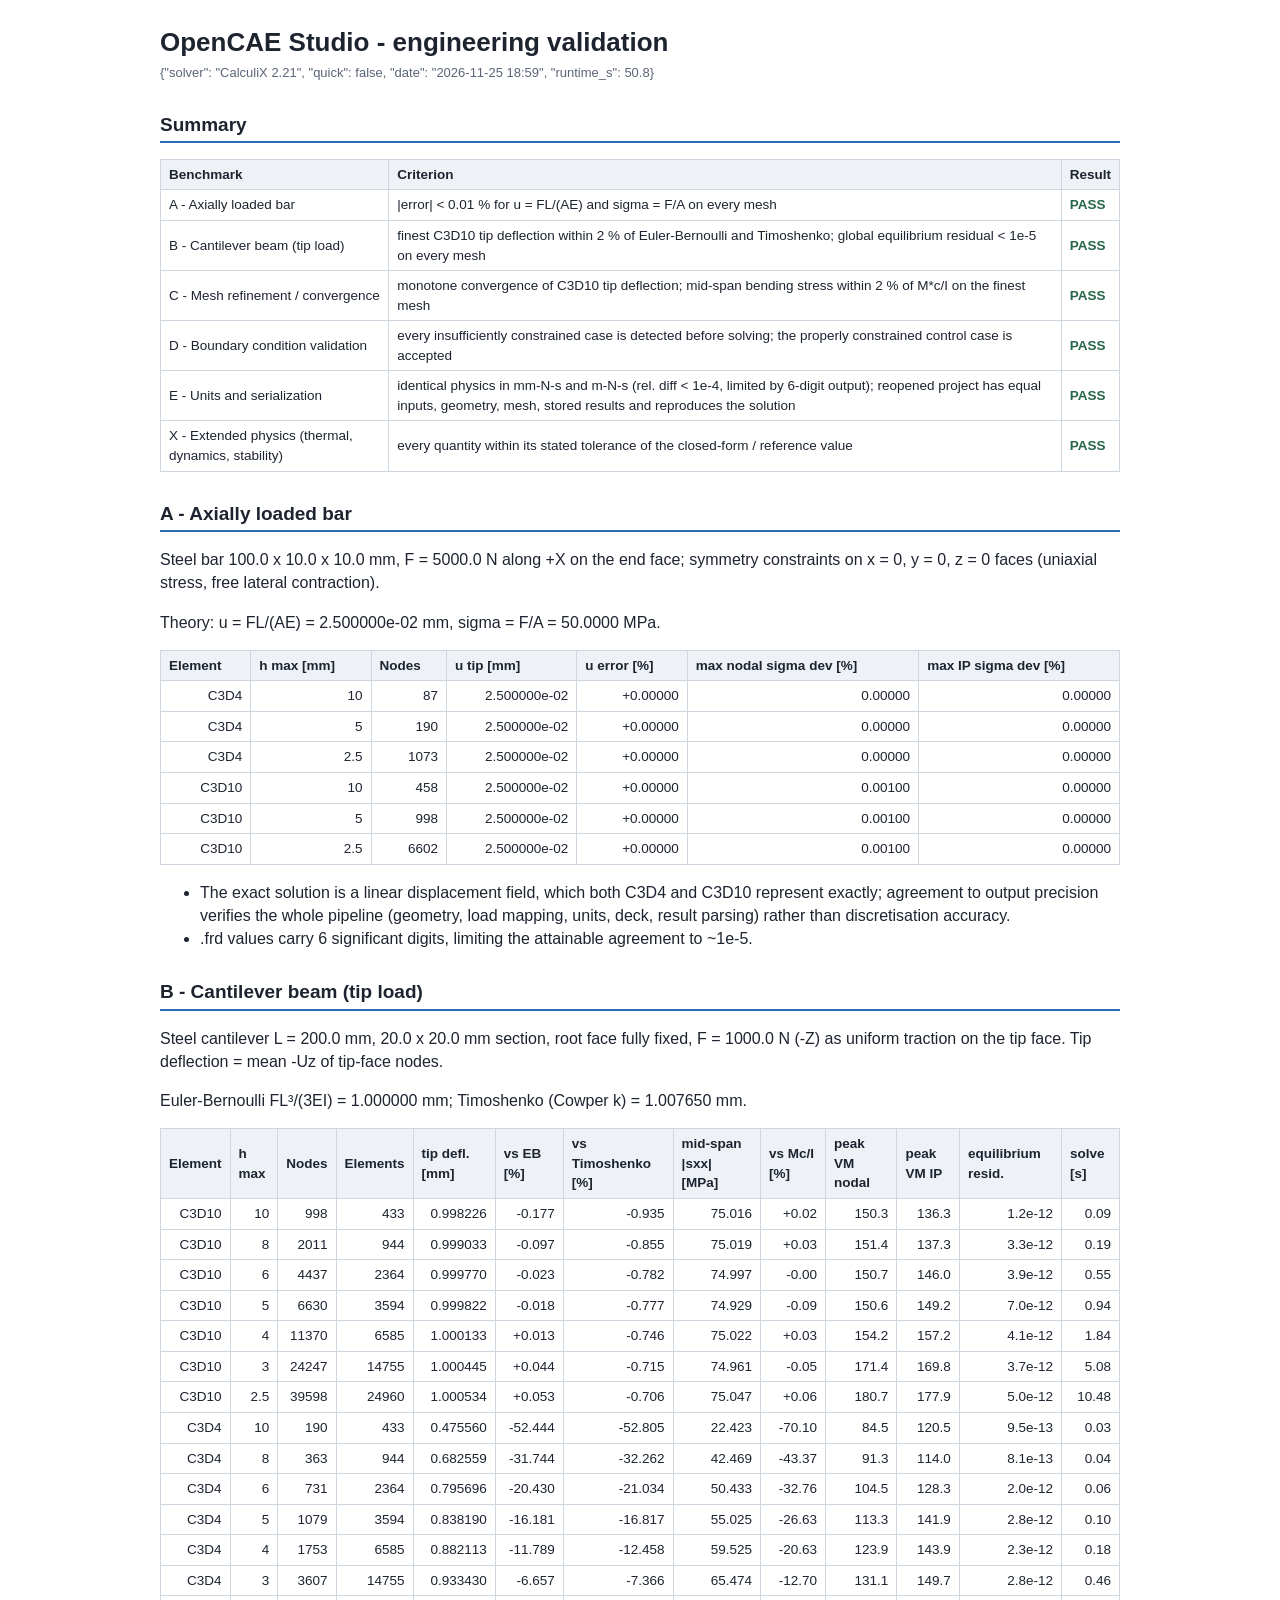
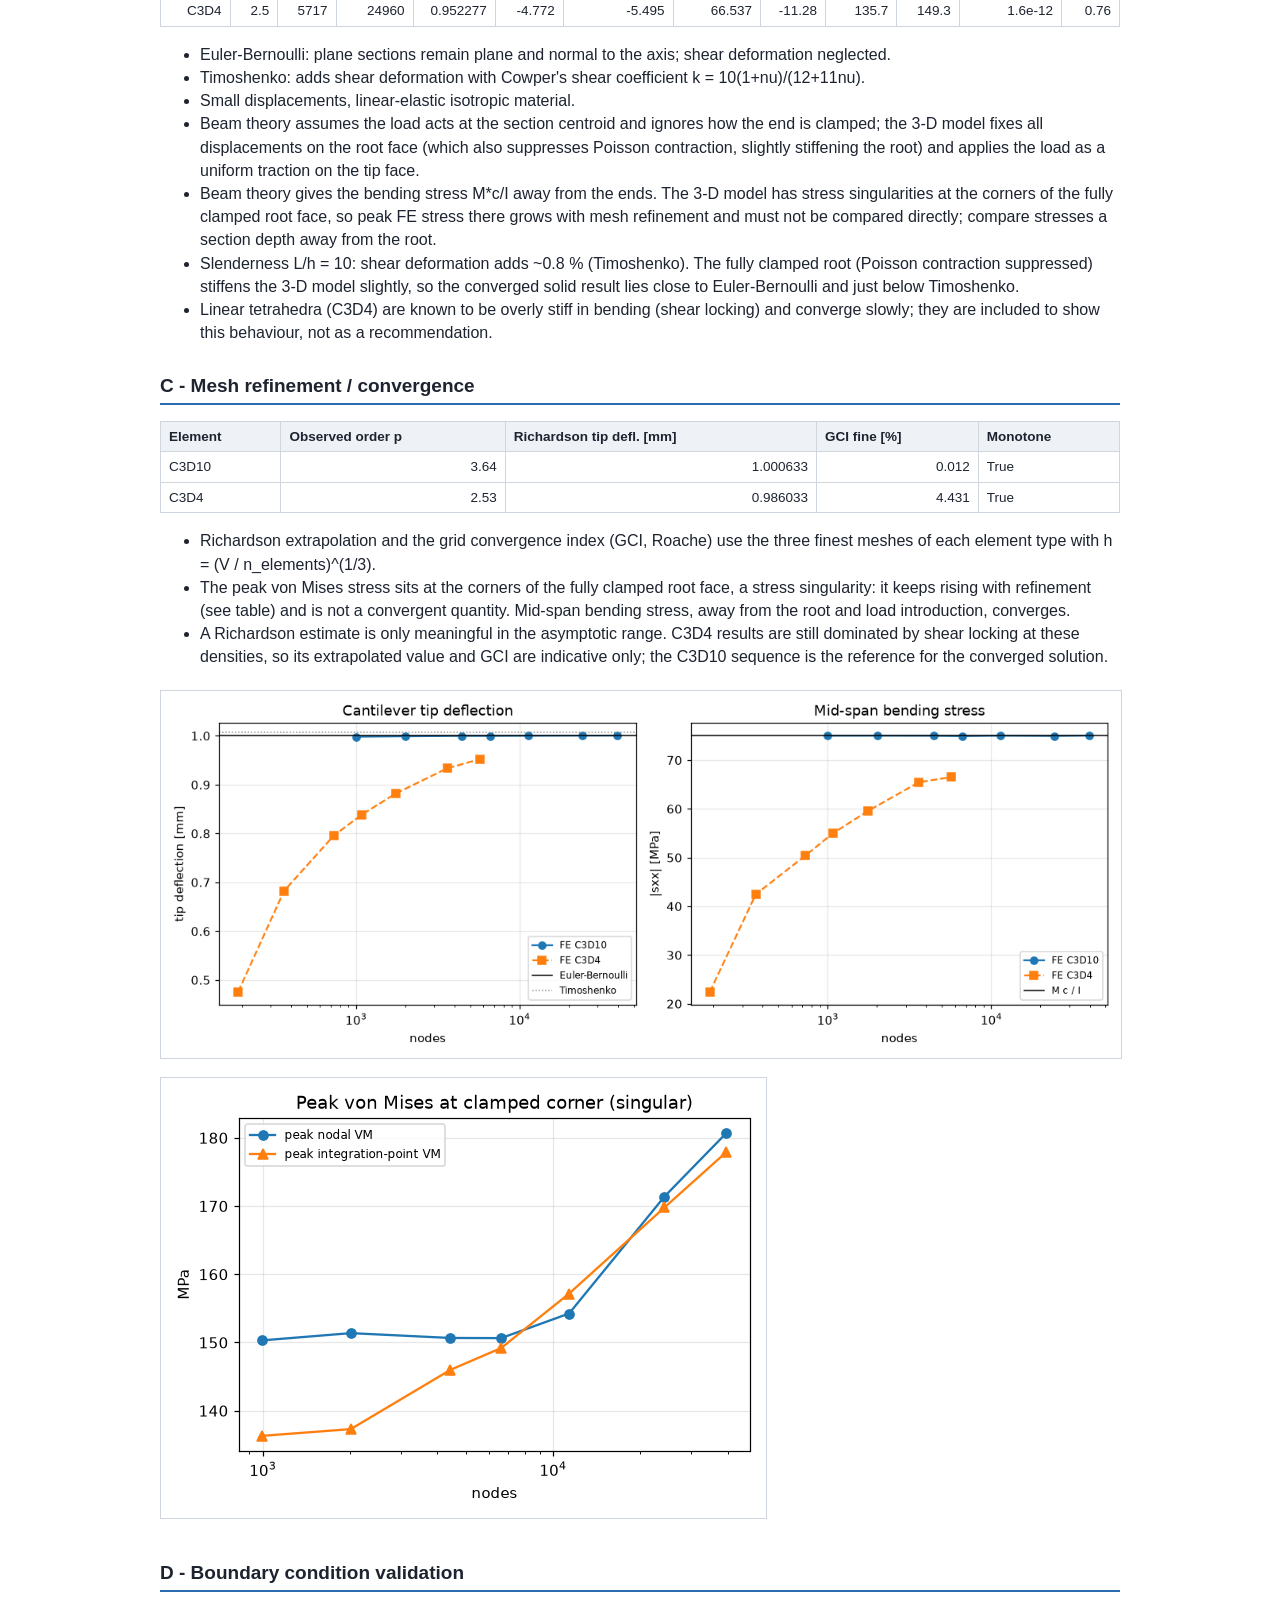
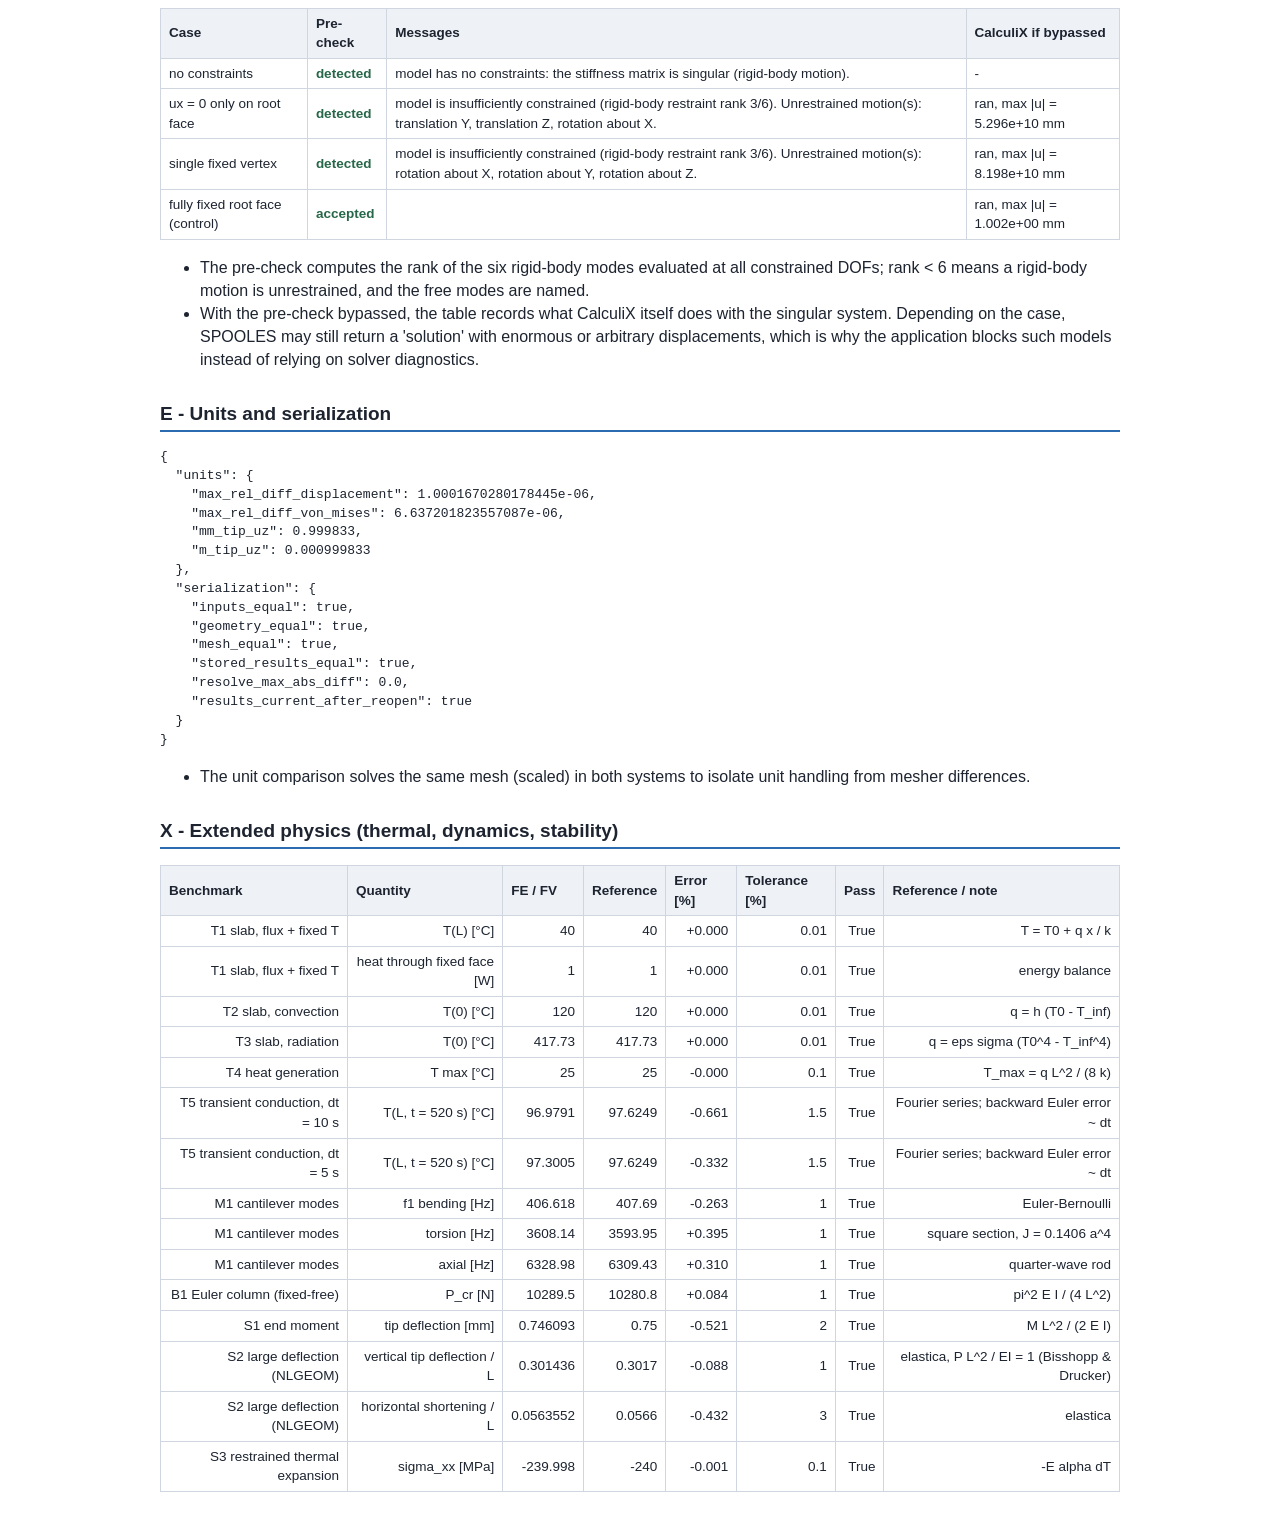
<file: docs/validation/validation_report.html>
<!doctype html><html><head><meta charset='utf-8'><title>OpenCAE Studio validation</title><style>
body{font-family:-apple-system,Segoe UI,Helvetica,Arial,sans-serif;max-width:960px;margin:24px auto;color:#1d2430;line-height:1.45;padding:0 16px}
h1{font-size:26px;margin-bottom:2px}h2{font-size:19px;border-bottom:2px solid #2b6cb0;padding-bottom:3px;margin-top:28px}
table{border-collapse:collapse;margin:8px 0 14px;width:100%}td,th{border:1px solid #cfd6e0;padding:5px 8px;text-align:left;font-size:13.5px}
th{background:#eef2f7}.num{text-align:right;font-variant-numeric:tabular-nums}.warn{background:#fff6e0;border-left:4px solid #d69e2e;padding:8px 12px;margin:10px 0}
.err{background:#fde8e8;border-left:4px solid #c53030;padding:8px 12px}.ok{color:#276749;font-weight:600}.muted{color:#5a6577;font-size:13px}
img{max-width:100%;border:1px solid #cfd6e0;margin:6px 0}
</style></head><body><h1>OpenCAE Studio - engineering validation</h1><div class='muted'>{&quot;solver&quot;: &quot;CalculiX 2.21&quot;, &quot;quick&quot;: false, &quot;date&quot;: &quot;2026-11-25 18:59&quot;, &quot;runtime_s&quot;: 50.8}</div>
<h2>Summary</h2><table><tr><th>Benchmark</th><th>Criterion</th><th>Result</th></tr>
<tr><td>A - Axially loaded bar</td><td>|error| &lt; 0.01 % for u = FL/(AE) and sigma = F/A on every mesh</td><td class='ok'>PASS</td></tr>
<tr><td>B - Cantilever beam (tip load)</td><td>finest C3D10 tip deflection within 2 % of Euler-Bernoulli and Timoshenko; global equilibrium residual &lt; 1e-5 on every mesh</td><td class='ok'>PASS</td></tr>
<tr><td>C - Mesh refinement / convergence</td><td>monotone convergence of C3D10 tip deflection; mid-span bending stress within 2 % of M*c/I on the finest mesh</td><td class='ok'>PASS</td></tr>
<tr><td>D - Boundary condition validation</td><td>every insufficiently constrained case is detected before solving; the properly constrained control case is accepted</td><td class='ok'>PASS</td></tr>
<tr><td>E - Units and serialization</td><td>identical physics in mm-N-s and m-N-s (rel. diff &lt; 1e-4, limited by 6-digit output); reopened project has equal inputs, geometry, mesh, stored results and reproduces the solution</td><td class='ok'>PASS</td></tr>
<tr><td>X - Extended physics (thermal, dynamics, stability)</td><td>every quantity within its stated tolerance of the closed-form / reference value</td><td class='ok'>PASS</td></tr>
</table>
<h2>A - Axially loaded bar</h2><p>Steel bar 100.0 x 10.0 x 10.0 mm, F = 5000.0 N along +X on the end face; symmetry constraints on x = 0, y = 0, z = 0 faces (uniaxial stress, free lateral contraction).</p><p>Theory: u = FL/(AE) = 2.500000e-02 mm, sigma = F/A = 50.0000 MPa.</p>
<table><tr><th>Element</th><th>h max [mm]</th><th>Nodes</th><th>u tip [mm]</th><th>u error [%]</th><th>max nodal sigma dev [%]</th><th>max IP sigma dev [%]</th></tr><tr><td class='num'>C3D4</td><td class='num'>10</td><td class='num'>87</td><td class='num'>2.500000e-02</td><td class='num'>+0.00000</td><td class='num'>0.00000</td><td class='num'>0.00000</td></tr><tr><td class='num'>C3D4</td><td class='num'>5</td><td class='num'>190</td><td class='num'>2.500000e-02</td><td class='num'>+0.00000</td><td class='num'>0.00000</td><td class='num'>0.00000</td></tr><tr><td class='num'>C3D4</td><td class='num'>2.5</td><td class='num'>1073</td><td class='num'>2.500000e-02</td><td class='num'>+0.00000</td><td class='num'>0.00000</td><td class='num'>0.00000</td></tr><tr><td class='num'>C3D10</td><td class='num'>10</td><td class='num'>458</td><td class='num'>2.500000e-02</td><td class='num'>+0.00000</td><td class='num'>0.00100</td><td class='num'>0.00000</td></tr><tr><td class='num'>C3D10</td><td class='num'>5</td><td class='num'>998</td><td class='num'>2.500000e-02</td><td class='num'>+0.00000</td><td class='num'>0.00100</td><td class='num'>0.00000</td></tr><tr><td class='num'>C3D10</td><td class='num'>2.5</td><td class='num'>6602</td><td class='num'>2.500000e-02</td><td class='num'>+0.00000</td><td class='num'>0.00100</td><td class='num'>0.00000</td></tr></table>
<ul><li>The exact solution is a linear displacement field, which both C3D4 and C3D10 represent exactly; agreement to output precision verifies the whole pipeline (geometry, load mapping, units, deck, result parsing) rather than discretisation accuracy.</li><li>.frd values carry 6 significant digits, limiting the attainable agreement to ~1e-5.</li></ul>
<h2>B - Cantilever beam (tip load)</h2><p>Steel cantilever L = 200.0 mm, 20.0 x 20.0 mm section, root face fully fixed, F = 1000.0 N (-Z) as uniform traction on the tip face. Tip deflection = mean -Uz of tip-face nodes.</p><p>Euler-Bernoulli FL³/(3EI) = 1.000000 mm; Timoshenko (Cowper k) = 1.007650 mm.</p>
<table><tr><th>Element</th><th>h max</th><th>Nodes</th><th>Elements</th><th>tip defl. [mm]</th><th>vs EB [%]</th><th>vs Timoshenko [%]</th><th>mid-span |sxx| [MPa]</th><th>vs Mc/I [%]</th><th>peak VM nodal</th><th>peak VM IP</th><th>equilibrium resid.</th><th>solve [s]</th></tr><tr><td class='num'>C3D10</td><td class='num'>10</td><td class='num'>998</td><td class='num'>433</td><td class='num'>0.998226</td><td class='num'>-0.177</td><td class='num'>-0.935</td><td class='num'>75.016</td><td class='num'>+0.02</td><td class='num'>150.3</td><td class='num'>136.3</td><td class='num'>1.2e-12</td><td class='num'>0.09</td></tr><tr><td class='num'>C3D10</td><td class='num'>8</td><td class='num'>2011</td><td class='num'>944</td><td class='num'>0.999033</td><td class='num'>-0.097</td><td class='num'>-0.855</td><td class='num'>75.019</td><td class='num'>+0.03</td><td class='num'>151.4</td><td class='num'>137.3</td><td class='num'>3.3e-12</td><td class='num'>0.19</td></tr><tr><td class='num'>C3D10</td><td class='num'>6</td><td class='num'>4437</td><td class='num'>2364</td><td class='num'>0.999770</td><td class='num'>-0.023</td><td class='num'>-0.782</td><td class='num'>74.997</td><td class='num'>-0.00</td><td class='num'>150.7</td><td class='num'>146.0</td><td class='num'>3.9e-12</td><td class='num'>0.55</td></tr><tr><td class='num'>C3D10</td><td class='num'>5</td><td class='num'>6630</td><td class='num'>3594</td><td class='num'>0.999822</td><td class='num'>-0.018</td><td class='num'>-0.777</td><td class='num'>74.929</td><td class='num'>-0.09</td><td class='num'>150.6</td><td class='num'>149.2</td><td class='num'>7.0e-12</td><td class='num'>0.94</td></tr><tr><td class='num'>C3D10</td><td class='num'>4</td><td class='num'>11370</td><td class='num'>6585</td><td class='num'>1.000133</td><td class='num'>+0.013</td><td class='num'>-0.746</td><td class='num'>75.022</td><td class='num'>+0.03</td><td class='num'>154.2</td><td class='num'>157.2</td><td class='num'>4.1e-12</td><td class='num'>1.84</td></tr><tr><td class='num'>C3D10</td><td class='num'>3</td><td class='num'>24247</td><td class='num'>14755</td><td class='num'>1.000445</td><td class='num'>+0.044</td><td class='num'>-0.715</td><td class='num'>74.961</td><td class='num'>-0.05</td><td class='num'>171.4</td><td class='num'>169.8</td><td class='num'>3.7e-12</td><td class='num'>5.08</td></tr><tr><td class='num'>C3D10</td><td class='num'>2.5</td><td class='num'>39598</td><td class='num'>24960</td><td class='num'>1.000534</td><td class='num'>+0.053</td><td class='num'>-0.706</td><td class='num'>75.047</td><td class='num'>+0.06</td><td class='num'>180.7</td><td class='num'>177.9</td><td class='num'>5.0e-12</td><td class='num'>10.48</td></tr><tr><td class='num'>C3D4</td><td class='num'>10</td><td class='num'>190</td><td class='num'>433</td><td class='num'>0.475560</td><td class='num'>-52.444</td><td class='num'>-52.805</td><td class='num'>22.423</td><td class='num'>-70.10</td><td class='num'>84.5</td><td class='num'>120.5</td><td class='num'>9.5e-13</td><td class='num'>0.03</td></tr><tr><td class='num'>C3D4</td><td class='num'>8</td><td class='num'>363</td><td class='num'>944</td><td class='num'>0.682559</td><td class='num'>-31.744</td><td class='num'>-32.262</td><td class='num'>42.469</td><td class='num'>-43.37</td><td class='num'>91.3</td><td class='num'>114.0</td><td class='num'>8.1e-13</td><td class='num'>0.04</td></tr><tr><td class='num'>C3D4</td><td class='num'>6</td><td class='num'>731</td><td class='num'>2364</td><td class='num'>0.795696</td><td class='num'>-20.430</td><td class='num'>-21.034</td><td class='num'>50.433</td><td class='num'>-32.76</td><td class='num'>104.5</td><td class='num'>128.3</td><td class='num'>2.0e-12</td><td class='num'>0.06</td></tr><tr><td class='num'>C3D4</td><td class='num'>5</td><td class='num'>1079</td><td class='num'>3594</td><td class='num'>0.838190</td><td class='num'>-16.181</td><td class='num'>-16.817</td><td class='num'>55.025</td><td class='num'>-26.63</td><td class='num'>113.3</td><td class='num'>141.9</td><td class='num'>2.8e-12</td><td class='num'>0.10</td></tr><tr><td class='num'>C3D4</td><td class='num'>4</td><td class='num'>1753</td><td class='num'>6585</td><td class='num'>0.882113</td><td class='num'>-11.789</td><td class='num'>-12.458</td><td class='num'>59.525</td><td class='num'>-20.63</td><td class='num'>123.9</td><td class='num'>143.9</td><td class='num'>2.3e-12</td><td class='num'>0.18</td></tr><tr><td class='num'>C3D4</td><td class='num'>3</td><td class='num'>3607</td><td class='num'>14755</td><td class='num'>0.933430</td><td class='num'>-6.657</td><td class='num'>-7.366</td><td class='num'>65.474</td><td class='num'>-12.70</td><td class='num'>131.1</td><td class='num'>149.7</td><td class='num'>2.8e-12</td><td class='num'>0.46</td></tr><tr><td class='num'>C3D4</td><td class='num'>2.5</td><td class='num'>5717</td><td class='num'>24960</td><td class='num'>0.952277</td><td class='num'>-4.772</td><td class='num'>-5.495</td><td class='num'>66.537</td><td class='num'>-11.28</td><td class='num'>135.7</td><td class='num'>149.3</td><td class='num'>1.6e-12</td><td class='num'>0.76</td></tr></table>
<ul><li>Euler-Bernoulli: plane sections remain plane and normal to the axis; shear deformation neglected.</li><li>Timoshenko: adds shear deformation with Cowper&#x27;s shear coefficient k = 10(1+nu)/(12+11nu).</li><li>Small displacements, linear-elastic isotropic material.</li><li>Beam theory assumes the load acts at the section centroid and ignores how the end is clamped; the 3-D model fixes all displacements on the root face (which also suppresses Poisson contraction, slightly stiffening the root) and applies the load as a uniform traction on the tip face.</li><li>Beam theory gives the bending stress M*c/I away from the ends. The 3-D model has stress singularities at the corners of the fully clamped root face, so peak FE stress there grows with mesh refinement and must not be compared directly; compare stresses a section depth away from the root.</li><li>Slenderness L/h = 10: shear deformation adds ~0.8 % (Timoshenko). The fully clamped root (Poisson contraction suppressed) stiffens the 3-D model slightly, so the converged solid result lies close to Euler-Bernoulli and just below Timoshenko.</li><li>Linear tetrahedra (C3D4) are known to be overly stiff in bending (shear locking) and converge slowly; they are included to show this behaviour, not as a recommendation.</li></ul>
<h2>C - Mesh refinement / convergence</h2><table><tr><th>Element</th><th>Observed order p</th><th>Richardson tip defl. [mm]</th><th>GCI fine [%]</th><th>Monotone</th></tr>
<tr><td>C3D10</td><td class='num'>3.64</td><td class='num'>1.000633</td><td class='num'>0.012</td><td>True</td></tr>
<tr><td>C3D4</td><td class='num'>2.53</td><td class='num'>0.986033</td><td class='num'>4.431</td><td>True</td></tr>
</table><ul><li>Richardson extrapolation and the grid convergence index (GCI, Roache) use the three finest meshes of each element type with h = (V / n_elements)^(1/3).</li><li>The peak von Mises stress sits at the corners of the fully clamped root face, a stress singularity: it keeps rising with refinement (see table) and is not a convergent quantity. Mid-span bending stress, away from the root and load introduction, converges.</li><li>A Richardson estimate is only meaningful in the asymptotic range. C3D4 results are still dominated by shear locking at these densities, so its extrapolated value and GCI are indicative only; the C3D10 sequence is the reference for the converged solution.</li></ul>
<img src="[data-uri]" alt="convergence_cantilever"/>
<img src="[data-uri]" alt="peak_stress_singularity"/>
<h2>D - Boundary condition validation</h2><table><tr><th>Case</th><th>Pre-check</th><th>Messages</th><th>CalculiX if bypassed</th></tr>
<tr><td>no constraints</td><td class='ok'>detected</td><td>model has no constraints: the stiffness matrix is singular (rigid-body motion).</td><td>-</td></tr>
<tr><td>ux = 0 only on root face</td><td class='ok'>detected</td><td>model is insufficiently constrained (rigid-body restraint rank 3/6). Unrestrained motion(s): translation Y, translation Z, rotation about X.</td><td>ran, max |u| = 5.296e+10 mm</td></tr>
<tr><td>single fixed vertex</td><td class='ok'>detected</td><td>model is insufficiently constrained (rigid-body restraint rank 3/6). Unrestrained motion(s): rotation about X, rotation about Y, rotation about Z.</td><td>ran, max |u| = 8.198e+10 mm</td></tr>
<tr><td>fully fixed root face (control)</td><td class='ok'>accepted</td><td></td><td>ran, max |u| = 1.002e+00 mm</td></tr>
</table><ul><li>The pre-check computes the rank of the six rigid-body modes evaluated at all constrained DOFs; rank &lt; 6 means a rigid-body motion is unrestrained, and the free modes are named.</li><li>With the pre-check bypassed, the table records what CalculiX itself does with the singular system. Depending on the case, SPOOLES may still return a &#x27;solution&#x27; with enormous or arbitrary displacements, which is why the application blocks such models instead of relying on solver diagnostics.</li></ul>
<h2>E - Units and serialization</h2><pre>{
  &quot;units&quot;: {
    &quot;max_rel_diff_displacement&quot;: 1.0001670280178445e-06,
    &quot;max_rel_diff_von_mises&quot;: 6.637201823557087e-06,
    &quot;mm_tip_uz&quot;: 0.999833,
    &quot;m_tip_uz&quot;: 0.000999833
  },
  &quot;serialization&quot;: {
    &quot;inputs_equal&quot;: true,
    &quot;geometry_equal&quot;: true,
    &quot;mesh_equal&quot;: true,
    &quot;stored_results_equal&quot;: true,
    &quot;resolve_max_abs_diff&quot;: 0.0,
    &quot;results_current_after_reopen&quot;: true
  }
}</pre><ul><li>The unit comparison solves the same mesh (scaled) in both systems to isolate unit handling from mesher differences.</li></ul>
<h2>X - Extended physics (thermal, dynamics, stability)</h2>
<table><tr><th>Benchmark</th><th>Quantity</th><th>FE / FV</th><th>Reference</th><th>Error [%]</th><th>Tolerance [%]</th><th>Pass</th><th>Reference / note</th></tr><tr><td class='num'>T1 slab, flux + fixed T</td><td class='num'>T(L) [°C]</td><td class='num'>40</td><td class='num'>40</td><td class='num'>+0.000</td><td class='num'>0.01</td><td class='num'>True</td><td class='num'>T = T0 + q x / k</td></tr><tr><td class='num'>T1 slab, flux + fixed T</td><td class='num'>heat through fixed face [W]</td><td class='num'>1</td><td class='num'>1</td><td class='num'>+0.000</td><td class='num'>0.01</td><td class='num'>True</td><td class='num'>energy balance</td></tr><tr><td class='num'>T2 slab, convection</td><td class='num'>T(0) [°C]</td><td class='num'>120</td><td class='num'>120</td><td class='num'>+0.000</td><td class='num'>0.01</td><td class='num'>True</td><td class='num'>q = h (T0 - T_inf)</td></tr><tr><td class='num'>T3 slab, radiation</td><td class='num'>T(0) [°C]</td><td class='num'>417.73</td><td class='num'>417.73</td><td class='num'>+0.000</td><td class='num'>0.01</td><td class='num'>True</td><td class='num'>q = eps sigma (T0^4 - T_inf^4)</td></tr><tr><td class='num'>T4 heat generation</td><td class='num'>T max [°C]</td><td class='num'>25</td><td class='num'>25</td><td class='num'>-0.000</td><td class='num'>0.1</td><td class='num'>True</td><td class='num'>T_max = q L^2 / (8 k)</td></tr><tr><td class='num'>T5 transient conduction, dt = 10 s</td><td class='num'>T(L, t = 520 s) [°C]</td><td class='num'>96.9791</td><td class='num'>97.6249</td><td class='num'>-0.661</td><td class='num'>1.5</td><td class='num'>True</td><td class='num'>Fourier series; backward Euler error ~ dt</td></tr><tr><td class='num'>T5 transient conduction, dt = 5 s</td><td class='num'>T(L, t = 520 s) [°C]</td><td class='num'>97.3005</td><td class='num'>97.6249</td><td class='num'>-0.332</td><td class='num'>1.5</td><td class='num'>True</td><td class='num'>Fourier series; backward Euler error ~ dt</td></tr><tr><td class='num'>M1 cantilever modes</td><td class='num'>f1 bending [Hz]</td><td class='num'>406.618</td><td class='num'>407.69</td><td class='num'>-0.263</td><td class='num'>1</td><td class='num'>True</td><td class='num'>Euler-Bernoulli</td></tr><tr><td class='num'>M1 cantilever modes</td><td class='num'>torsion [Hz]</td><td class='num'>3608.14</td><td class='num'>3593.95</td><td class='num'>+0.395</td><td class='num'>1</td><td class='num'>True</td><td class='num'>square section, J = 0.1406 a^4</td></tr><tr><td class='num'>M1 cantilever modes</td><td class='num'>axial [Hz]</td><td class='num'>6328.98</td><td class='num'>6309.43</td><td class='num'>+0.310</td><td class='num'>1</td><td class='num'>True</td><td class='num'>quarter-wave rod</td></tr><tr><td class='num'>B1 Euler column (fixed-free)</td><td class='num'>P_cr [N]</td><td class='num'>10289.5</td><td class='num'>10280.8</td><td class='num'>+0.084</td><td class='num'>1</td><td class='num'>True</td><td class='num'>pi^2 E I / (4 L^2)</td></tr><tr><td class='num'>S1 end moment</td><td class='num'>tip deflection [mm]</td><td class='num'>0.746093</td><td class='num'>0.75</td><td class='num'>-0.521</td><td class='num'>2</td><td class='num'>True</td><td class='num'>M L^2 / (2 E I)</td></tr><tr><td class='num'>S2 large deflection (NLGEOM)</td><td class='num'>vertical tip deflection / L</td><td class='num'>0.301436</td><td class='num'>0.3017</td><td class='num'>-0.088</td><td class='num'>1</td><td class='num'>True</td><td class='num'>elastica, P L^2 / EI = 1 (Bisshopp &amp; Drucker)</td></tr><tr><td class='num'>S2 large deflection (NLGEOM)</td><td class='num'>horizontal shortening / L</td><td class='num'>0.0563552</td><td class='num'>0.0566</td><td class='num'>-0.432</td><td class='num'>3</td><td class='num'>True</td><td class='num'>elastica</td></tr><tr><td class='num'>S3 restrained thermal expansion</td><td class='num'>sigma_xx [MPa]</td><td class='num'>-239.998</td><td class='num'>-240</td><td class='num'>-0.001</td><td class='num'>0.1</td><td class='num'>True</td><td class='num'>-E alpha dT</td></tr></table>
</body></html>
</file>
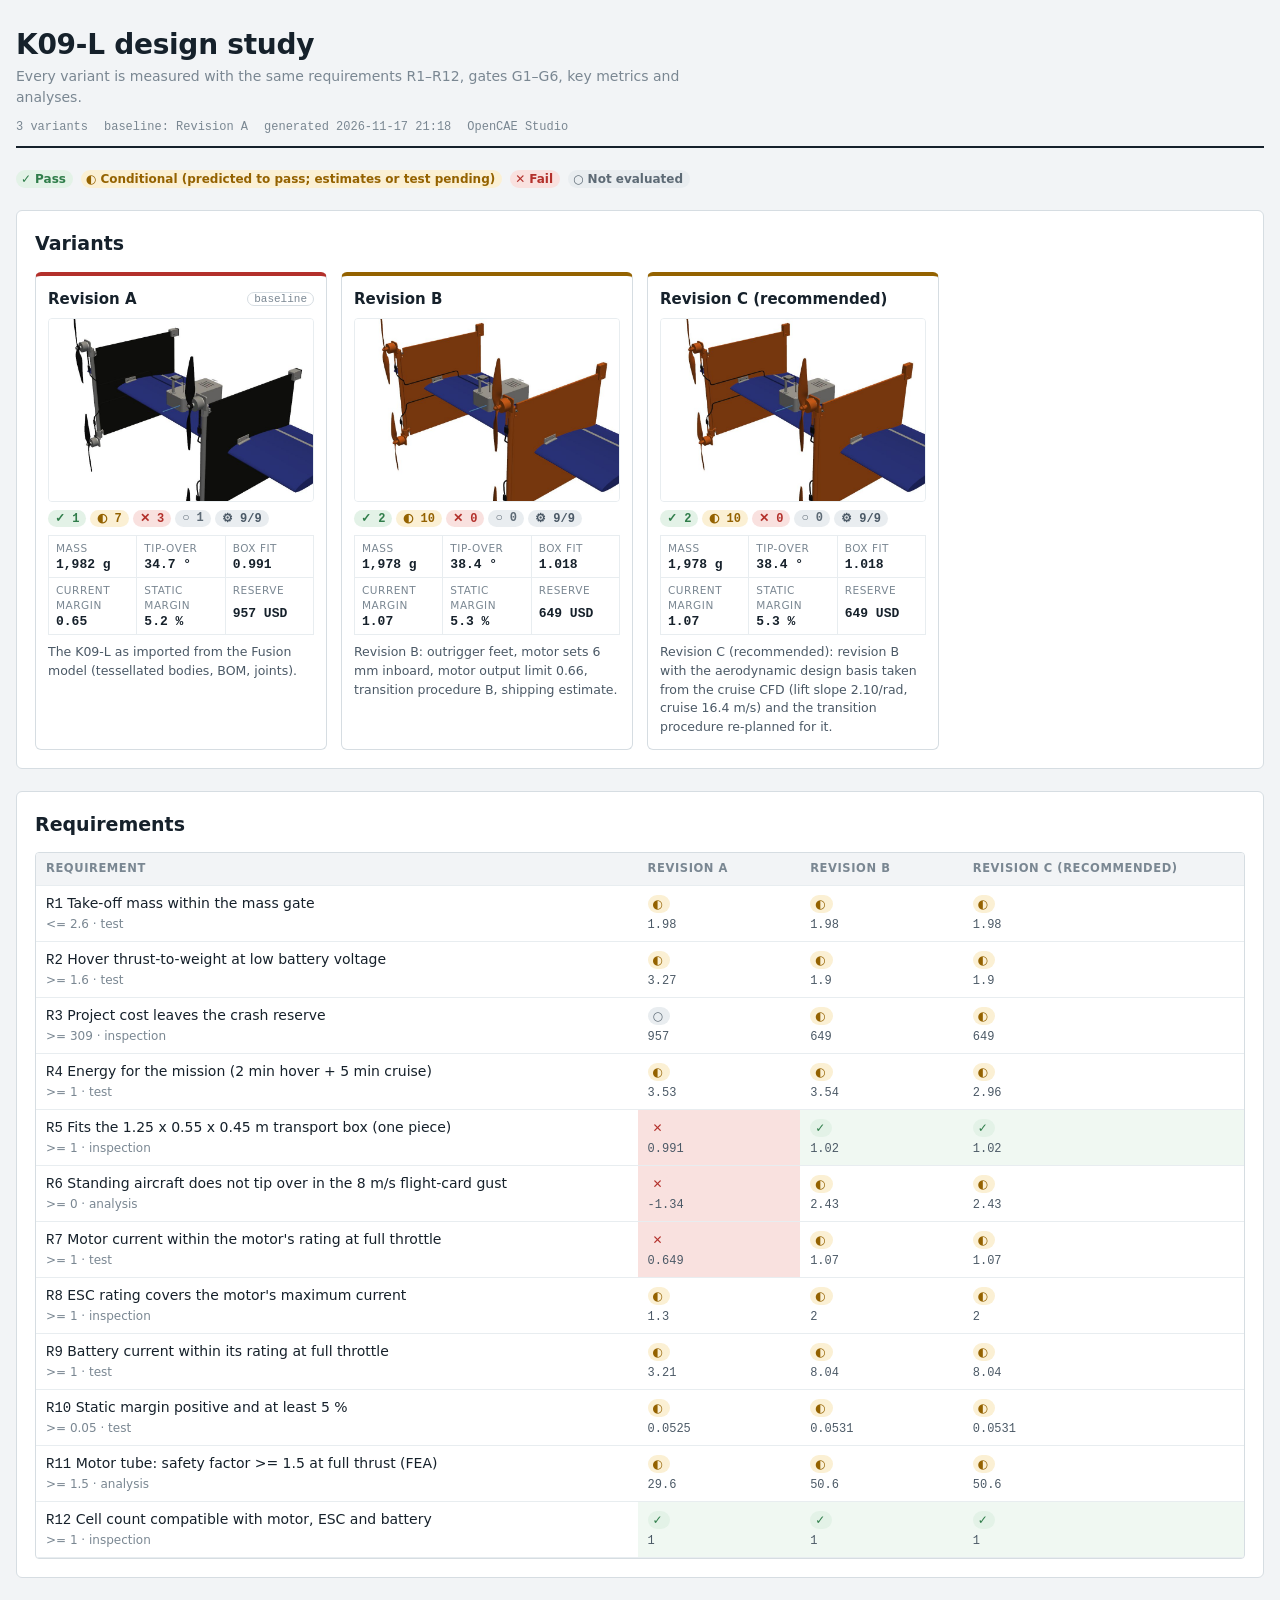
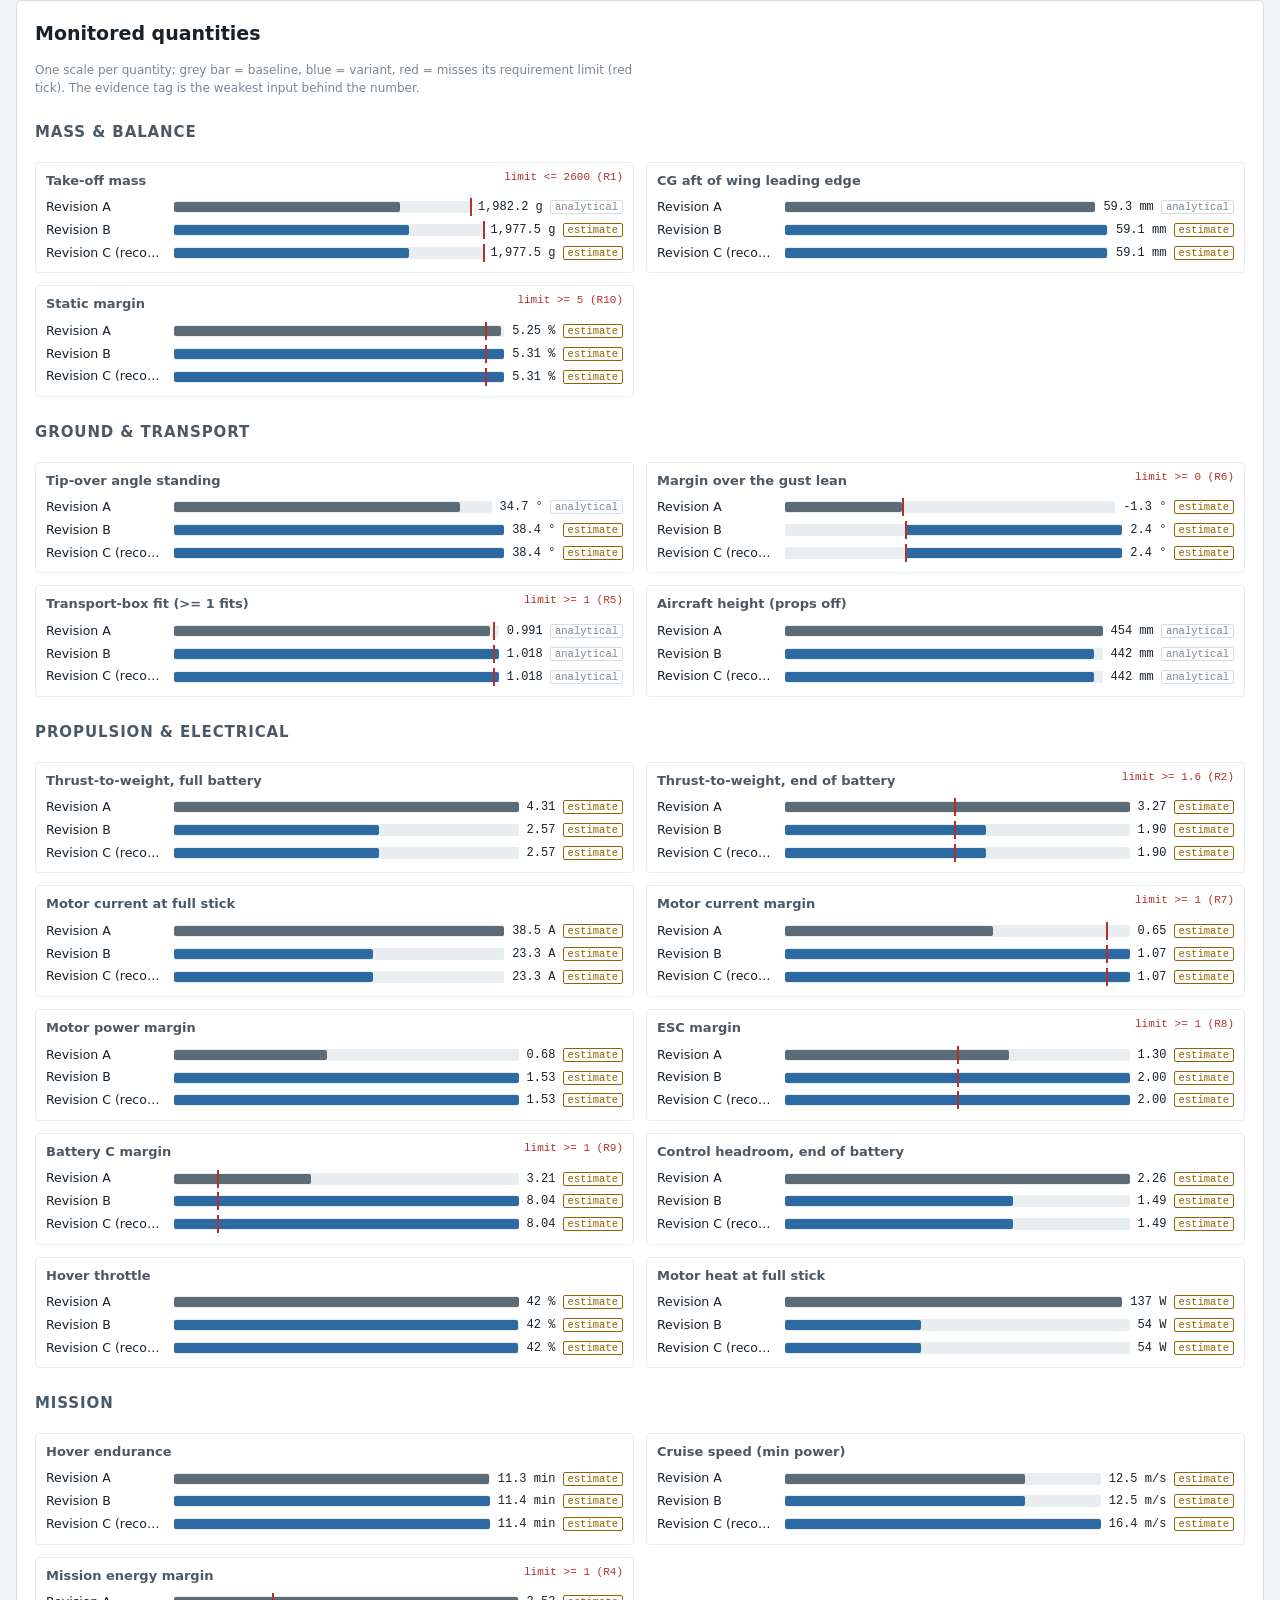
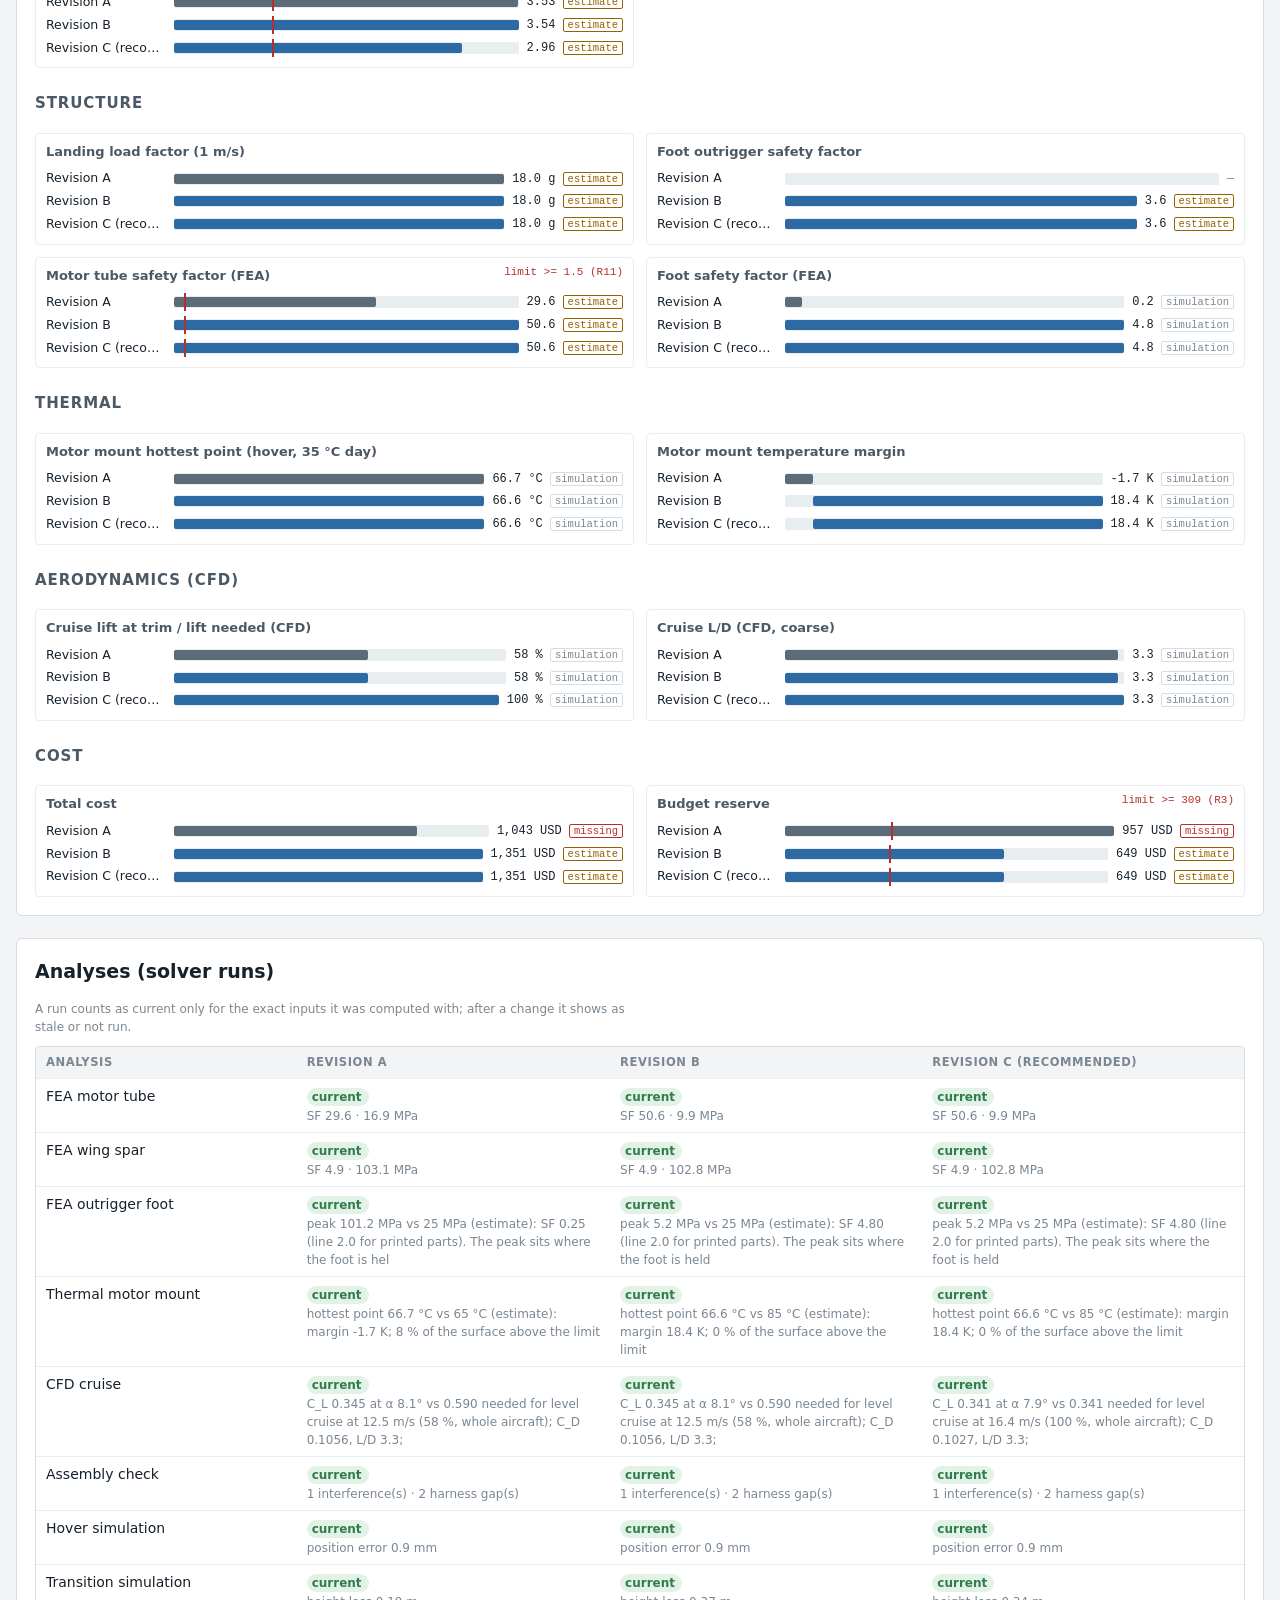
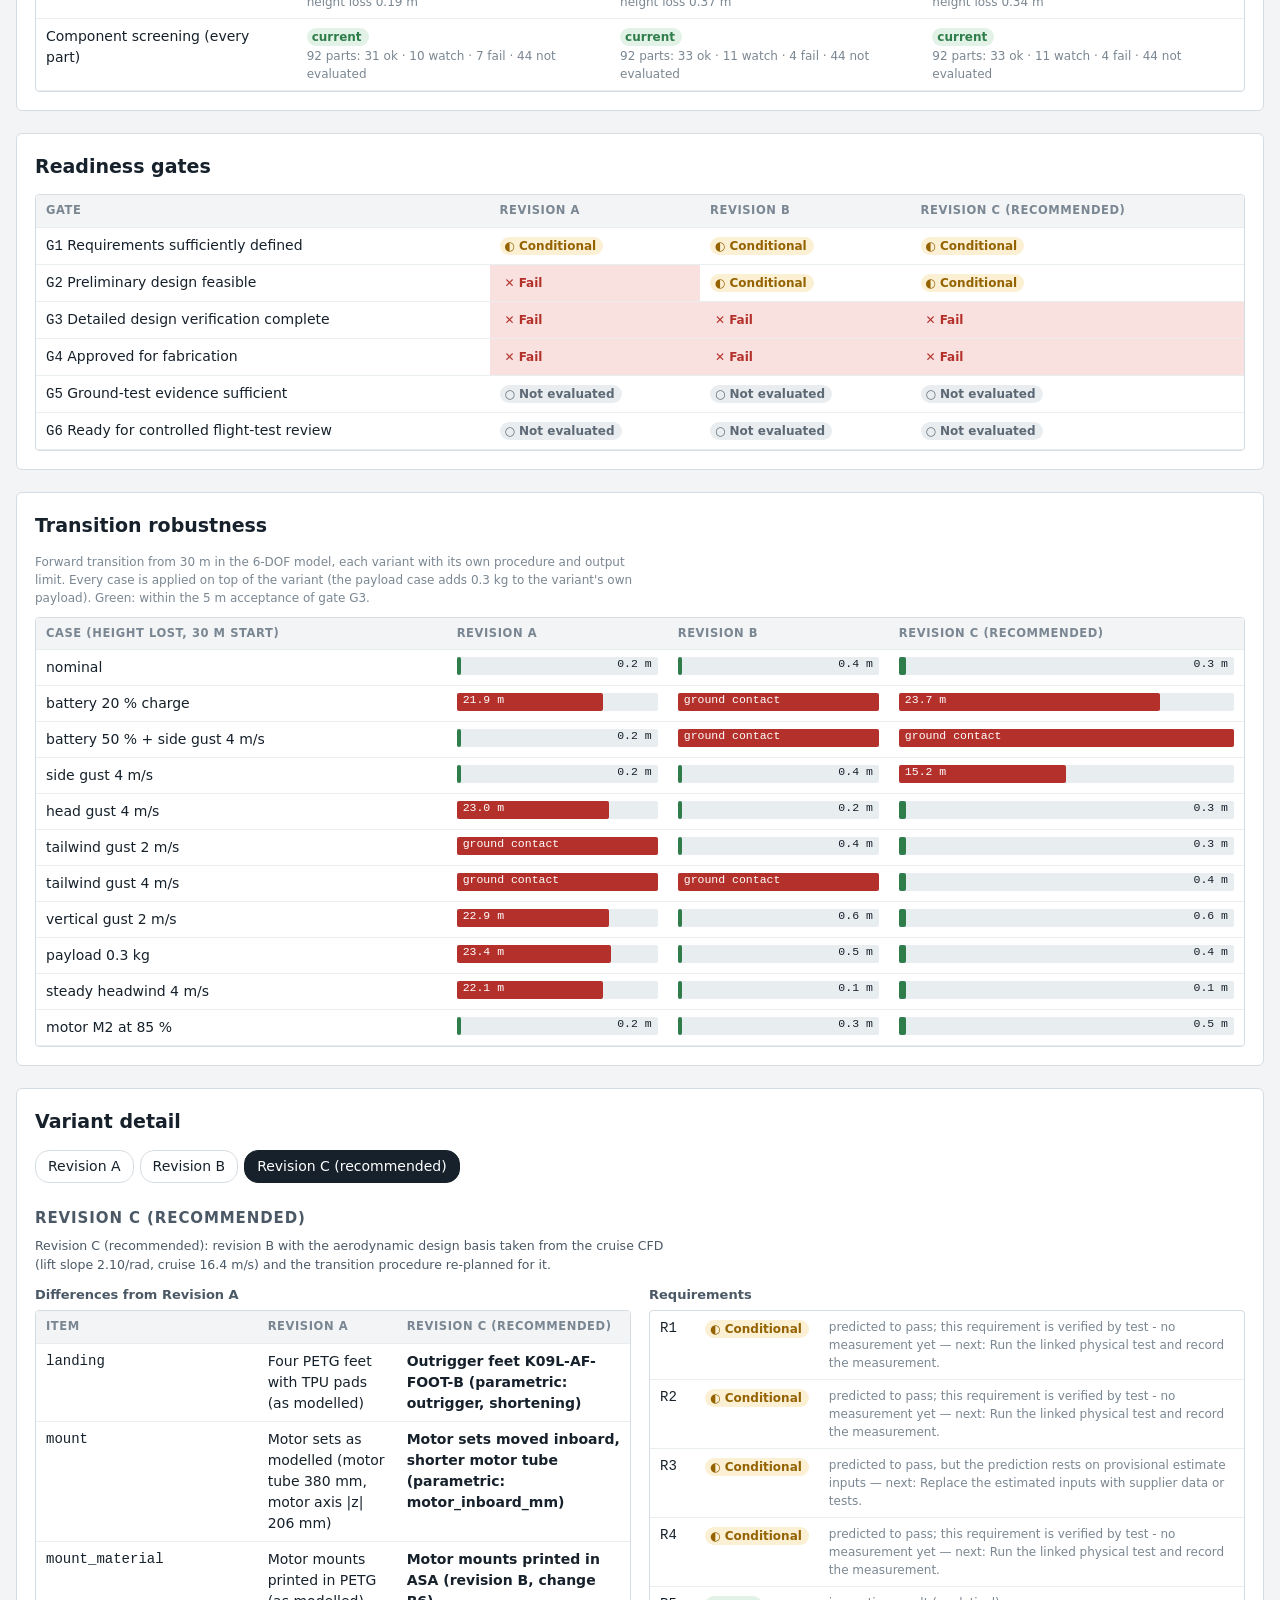
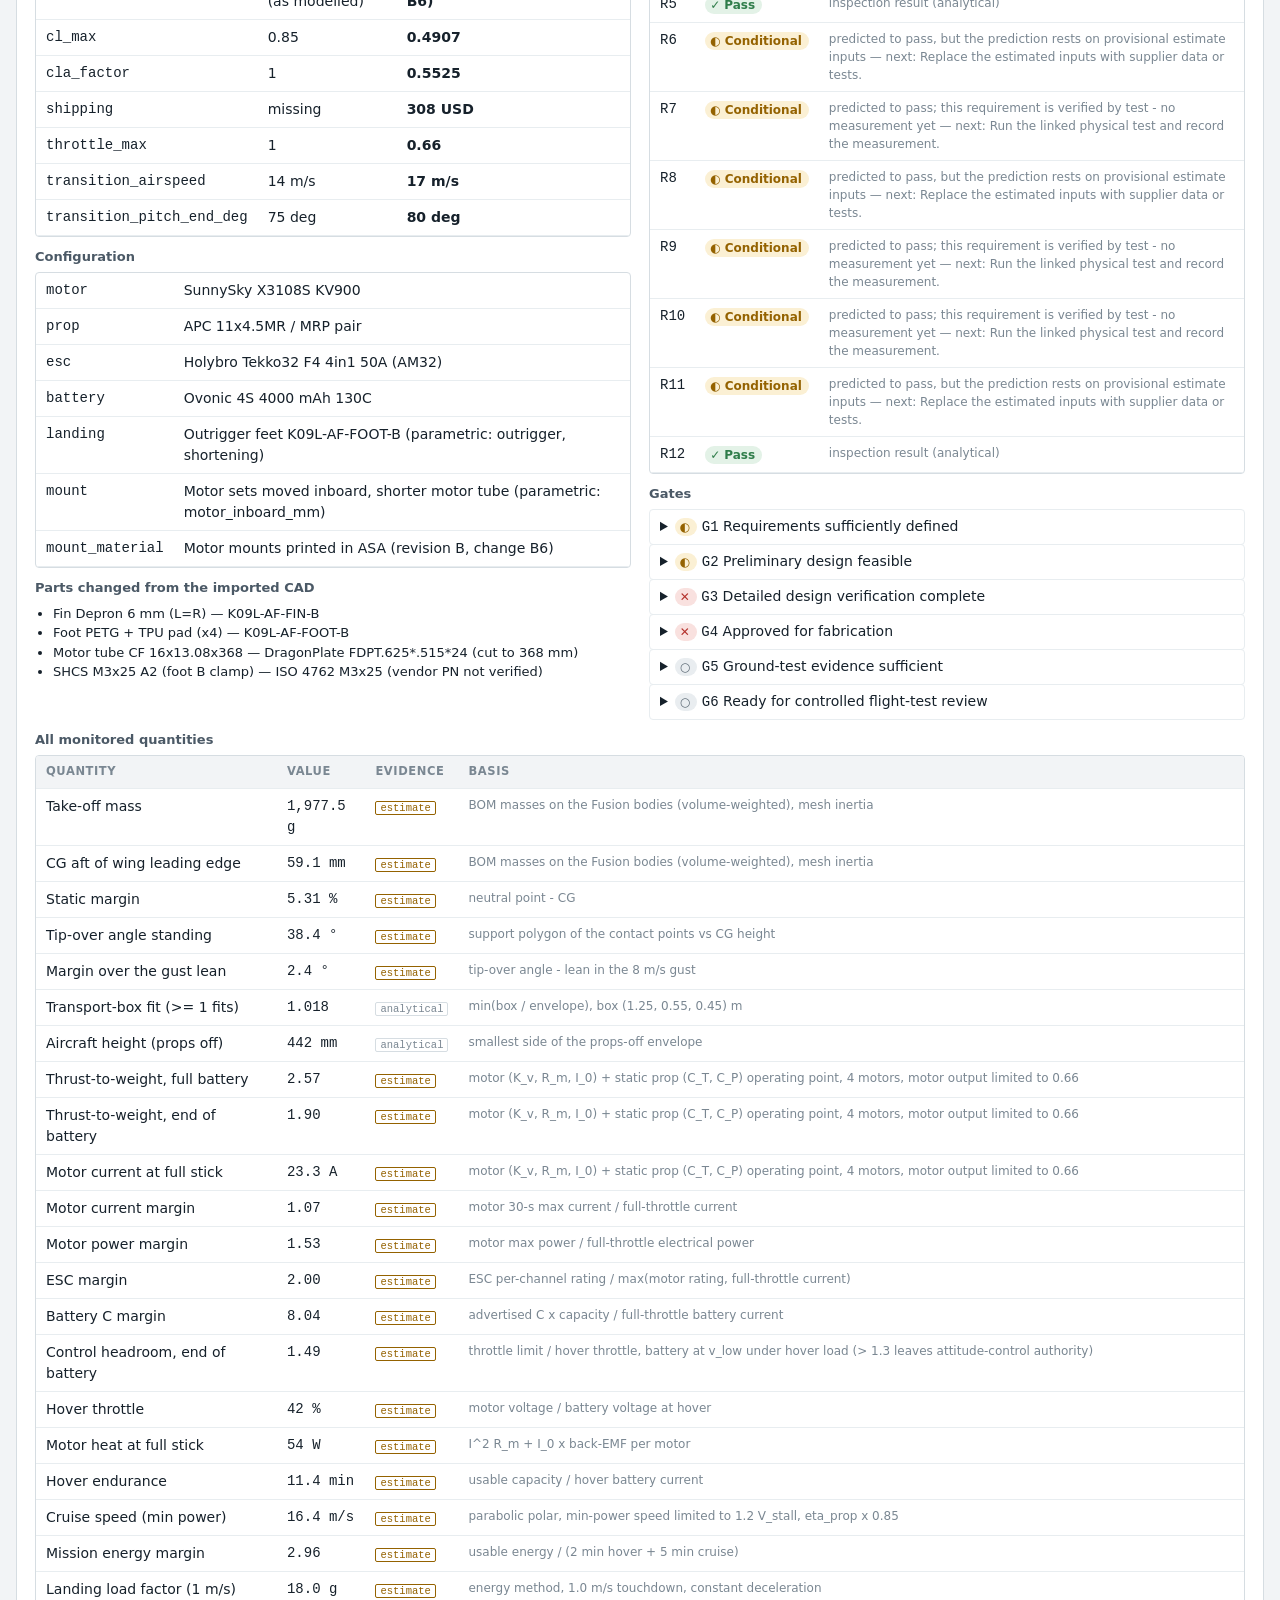
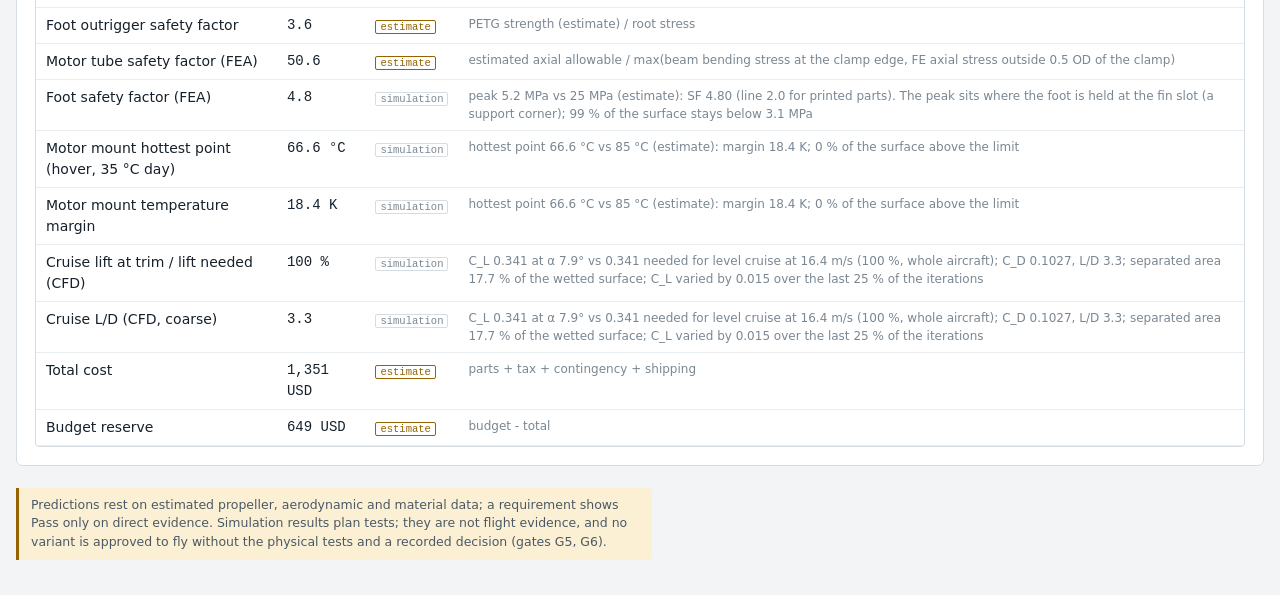
<file: opencae/examples/k09l/k09l_dashboard.html>
<!doctype html><html lang="en"><head><meta charset="utf-8"><meta name="viewport" content="width=device-width,initial-scale=1">
<title>K09-L design study</title>
<style>
/* Dashboard: overview cards, then requirement / gate / analysis matrices (variants as columns), metric small multiples, per-variant detail tabs. */
:root{--bg:#f2f4f6;--panel:#fff;--ink:#16212b;--ink2:#4b5966;--ink3:#7a8792;--rule:#d6dde2;--rule2:#e8edf0;--accent:#d9651c;--base:#5b6b78;--var:#2d6aa3;
--pass:#2f7d4a;--passbg:#e3f2e7;--cond:#946200;--condbg:#fbf0d4;--fail:#b3302b;--failbg:#f9e1df;--nev:#5d6a75;--nevbg:#e9edf0;
--f:"Segoe UI",system-ui,-apple-system,sans-serif;--fm:Consolas,"Cascadia Mono",ui-monospace,Menlo,monospace}
@media (prefers-color-scheme:dark){:root:not([data-theme=light]){--bg:#0f151a;--panel:#161e25;--ink:#e3e9ee;--ink2:#a9b6c1;--ink3:#7e8b96;--rule:#2c3943;--rule2:#222d36;--accent:#f08a43;--base:#8d9aa6;--var:#6fa6dc;
--pass:#6cc48a;--passbg:#173123;--cond:#e6b443;--condbg:#33280e;--fail:#ef7d76;--failbg:#3a1a19;--nev:#9aa7b2;--nevbg:#232e37;color-scheme:dark}}
:root[data-theme=dark]{--bg:#0f151a;--panel:#161e25;--ink:#e3e9ee;--ink2:#a9b6c1;--ink3:#7e8b96;--rule:#2c3943;--rule2:#222d36;--accent:#f08a43;--base:#8d9aa6;--var:#6fa6dc;
--pass:#6cc48a;--passbg:#173123;--cond:#e6b443;--condbg:#33280e;--fail:#ef7d76;--failbg:#3a1a19;--nev:#9aa7b2;--nevbg:#232e37;color-scheme:dark}
*{box-sizing:border-box}body{margin:0;background:var(--bg);color:var(--ink);font:14px/1.5 var(--f);padding:24px max(16px,env(safe-area-inset-right,0px)) 48px max(16px,env(safe-area-inset-left,0px))}
.wrap{max-width:1320px;margin:0 auto;display:grid;gap:22px}.wrap>*{min-width:0}
h1{margin:0;font-size:28px;letter-spacing:-.01em}h2{margin:0 0 4px;font-size:19px}h3{margin:14px 0 8px;font-size:15px;color:var(--ink2);text-transform:uppercase;letter-spacing:.06em}
h4{margin:10px 0 6px;font-size:13px;color:var(--ink2)}p{margin:0;max-width:80ch}
.top{display:flex;flex-wrap:wrap;gap:12px 24px;align-items:end;justify-content:space-between;border-bottom:2px solid var(--ink);padding-bottom:12px}
.meta{font:12px var(--fm);color:var(--ink3);display:flex;gap:16px;flex-wrap:wrap}
.panel{background:var(--panel);border:1px solid var(--rule);border-radius:6px;padding:18px;display:grid;gap:10px;min-width:0}
.panel>*{min-width:0}.muted,.sub{color:var(--ink3)}.sub{font-size:12px}.mono,.num{font-family:var(--fm);font-variant-numeric:tabular-nums}
.cards{display:grid;grid-template-columns:repeat(auto-fill,minmax(min(100%,270px),1fr));gap:14px}
.card{background:var(--panel);border:1px solid var(--rule);border-top:4px solid var(--nev);border-radius:6px;padding:12px;display:grid;gap:8px;align-content:start;cursor:pointer}
.card.v-pass{border-top-color:var(--pass)}.card.v-cond{border-top-color:var(--cond)}.card.v-fail{border-top-color:var(--fail)}
.card:focus-visible,.tab:focus-visible{outline:2px solid var(--accent);outline-offset:2px}
.card header{display:flex;justify-content:space-between;gap:8px;align-items:center;font-size:15px}
.basetag{font:11px var(--fm);border:1px solid var(--rule);padding:0 6px;border-radius:9px;color:var(--ink3)}
.card img{width:100%;border-radius:4px;border:1px solid var(--rule2);background:#fff}
.counts{display:flex;gap:4px;flex-wrap:wrap}.cnt{font:600 12px var(--fm);padding:1px 7px;border-radius:9px}.cnt.hv{background:var(--nevbg);color:var(--ink2)}
.kp{display:grid;grid-template-columns:repeat(3,minmax(0,1fr));gap:1px;background:var(--rule2);border:1px solid var(--rule2)}
.kp div{background:var(--panel);padding:5px 7px;display:grid}.kp span{font-size:10.5px;text-transform:uppercase;letter-spacing:.05em;color:var(--ink3)}.kp b{font:600 13px var(--fm)}
.desc{font-size:12.5px;color:var(--ink2)}
.st{display:inline-flex;gap:4px;align-items:center;font-weight:600;font-size:12px;padding:0 7px 0 5px;border-radius:9px;white-space:nowrap}.st i{font-style:normal}
.st-pass{color:var(--pass);background:var(--passbg)}.st-cond{color:var(--cond);background:var(--condbg)}.st-fail{color:var(--fail);background:var(--failbg)}.st-nev{color:var(--nev);background:var(--nevbg)}
.tw{overflow-x:auto;border:1px solid var(--rule);border-radius:4px}
table{border-collapse:collapse;width:100%}th,td{text-align:left;padding:7px 10px;border-bottom:1px solid var(--rule2);vertical-align:top}
thead th{font-size:11.5px;text-transform:uppercase;letter-spacing:.05em;color:var(--ink3);background:var(--bg)}
.heat th[scope=row]{font-weight:500;min-width:260px}.heat td{min-width:130px}
.hm .num{display:block;font-size:12px;color:var(--ink2);margin-top:2px}
.hm-fail{background:var(--failbg)}.hm-pass{background:color-mix(in srgb,var(--passbg) 55%,transparent)}
.mgrid{display:grid;grid-template-columns:repeat(auto-fill,minmax(min(100%,400px),1fr));gap:12px}
.metric{border:1px solid var(--rule2);border-radius:4px;padding:8px 10px;min-width:0}
.metric h4{margin:0 0 6px;display:flex;justify-content:space-between;gap:8px;flex-wrap:wrap}.thrlab{font:11px var(--fm);color:var(--fail)}
.mrow{display:grid;grid-template-columns:minmax(70px,120px) minmax(60px,1fr) auto;gap:8px;align-items:center;font-size:12.5px;padding:2px 0}
.vn{overflow:hidden;text-overflow:ellipsis;white-space:nowrap}.vv{font:12px var(--fm);white-space:nowrap}
.track{position:relative;height:12px;background:var(--rule2);border-radius:2px}
.track .b{position:absolute;top:1px;bottom:1px;border-radius:2px}.b.base{background:var(--base)}.b.var{background:var(--var)}.b.bad{background:var(--fail)}
.thr{position:absolute;top:-3px;bottom:-3px;width:2px;background:var(--fail)}
.ev{font:10.5px var(--fm);font-style:normal;padding:0 4px;border:1px solid var(--rule);border-radius:2px;color:var(--ink3)}
.ev-estimate{color:var(--cond);border-color:var(--cond)}.ev-missing{color:var(--fail);border-color:var(--fail)}
.bar{position:relative;height:18px;background:var(--rule2);border-radius:2px;min-width:120px}.bar span{position:absolute;inset:0 auto 0 0;border-radius:2px}
.bar.ok span{background:var(--pass)}.bar.bad span{background:var(--fail)}.bar em{position:absolute;left:6px;top:0;font:11.5px var(--fm);font-style:normal}.bar.bad em{color:#fff}.bar.ok em{left:auto;right:6px}
.tabs{display:flex;flex-wrap:wrap;gap:6px}.tab{font:inherit;border:1px solid var(--rule);background:var(--panel);color:var(--ink);padding:5px 12px;border-radius:14px;cursor:pointer}
.tab[aria-pressed=true]{background:var(--ink);color:var(--panel);border-color:var(--ink)}
.two{display:grid;grid-template-columns:repeat(auto-fit,minmax(min(100%,420px),1fr));gap:18px}.two>*{min-width:0}
details{border:1px solid var(--rule2);border-radius:4px;margin-top:-1px}summary{cursor:pointer;padding:6px 10px}details ul{margin:0;padding:4px 14px 10px 30px;display:grid;gap:4px;font-size:13px}
.parts{margin:0;padding-left:18px;font-size:13px}
.legend{display:flex;gap:8px;flex-wrap:wrap;font-size:12px}
.note{font-size:12.5px;color:var(--ink2);border-left:3px solid var(--cond);background:var(--condbg);padding:8px 12px;border-radius:0 4px 4px 0}
</style></head><body><div class="wrap">
<header class="top"><div><h1>K09-L design study</h1><p class="muted">Every variant is measured with the same requirements R1–R12, gates G1–G6, key metrics and analyses.</p></div>
<div class="meta"><span>3 variants</span><span>baseline: Revision A</span><span>generated 2026-11-17 21:18</span><span>OpenCAE Studio</span></div></header>
<div class="legend"><span class="st st-pass"><i>✓</i>Pass</span><span class="st st-cond"><i>◐</i>Conditional (predicted to pass; estimates or test pending)</span><span class="st st-fail"><i>✕</i>Fail</span><span class="st st-nev"><i>○</i>Not evaluated</span></div>
<section class="panel"><h2>Variants</h2><div class="cards"><article class="card v-fail" data-rid="r1">
<header><b>Revision A</b><span class="basetag">baseline</span></header>
<img src="[data-uri]" alt="Revision A render">
<div class="counts"><span class="cnt st-pass" title="Pass">✓ 1</span><span class="cnt st-cond" title="Conditional">◐ 7</span><span class="cnt st-fail" title="Fail">✕ 3</span><span class="cnt st-nev" title="Not evaluated">○ 1</span>
<span class="cnt hv" title="heavy analyses current">⚙ 9/9</span></div>
<div class="kp"><div><span>Mass</span><b>1,982 g</b></div><div><span>Tip-over</span><b>34.7 °</b></div><div><span>Box fit</span><b>0.991</b></div><div><span>Current margin</span><b>0.65</b></div><div><span>Static margin</span><b>5.2 %</b></div><div><span>Reserve</span><b>957 USD</b></div></div>
<p class="desc">The K09-L as imported from the Fusion model (tessellated bodies, BOM, joints).</p></article><article class="card v-cond" data-rid="r2">
<header><b>Revision B</b></header>
<img src="[data-uri]" alt="Revision B render">
<div class="counts"><span class="cnt st-pass" title="Pass">✓ 2</span><span class="cnt st-cond" title="Conditional">◐ 10</span><span class="cnt st-fail" title="Fail">✕ 0</span><span class="cnt st-nev" title="Not evaluated">○ 0</span>
<span class="cnt hv" title="heavy analyses current">⚙ 9/9</span></div>
<div class="kp"><div><span>Mass</span><b>1,978 g</b></div><div><span>Tip-over</span><b>38.4 °</b></div><div><span>Box fit</span><b>1.018</b></div><div><span>Current margin</span><b>1.07</b></div><div><span>Static margin</span><b>5.3 %</b></div><div><span>Reserve</span><b>649 USD</b></div></div>
<p class="desc">Revision B: outrigger feet, motor sets 6 mm inboard, motor output limit 0.66, transition procedure B, shipping estimate.</p></article><article class="card v-cond" data-rid="r3">
<header><b>Revision C (recommended)</b></header>
<img src="[data-uri]" alt="Revision C (recommended) render">
<div class="counts"><span class="cnt st-pass" title="Pass">✓ 2</span><span class="cnt st-cond" title="Conditional">◐ 10</span><span class="cnt st-fail" title="Fail">✕ 0</span><span class="cnt st-nev" title="Not evaluated">○ 0</span>
<span class="cnt hv" title="heavy analyses current">⚙ 9/9</span></div>
<div class="kp"><div><span>Mass</span><b>1,978 g</b></div><div><span>Tip-over</span><b>38.4 °</b></div><div><span>Box fit</span><b>1.018</b></div><div><span>Current margin</span><b>1.07</b></div><div><span>Static margin</span><b>5.3 %</b></div><div><span>Reserve</span><b>649 USD</b></div></div>
<p class="desc">Revision C (recommended): revision B with the aerodynamic design basis taken from the cruise CFD (lift slope 2.10/rad, cruise 16.4 m/s) and the transition procedure re-planned for it.</p></article></div></section>
<section class="panel"><h2>Requirements</h2><div class="tw"><table class='heat'><thead><tr><th>Requirement</th><th>Revision A</th><th>Revision B</th><th>Revision C (recommended)</th></tr></thead><tbody><tr><th scope='row'><span class='mono'>R1</span> Take-off mass within the mass gate<div class='sub'><= 2.6 · test</div></th><td class="hm hm-cond" title="predicted to pass; this requirement is verified by test - no measurement yet"><span class="st st-cond"><i>◐</i></span><span class="num">1.98</span></td><td class="hm hm-cond" title="predicted to pass; this requirement is verified by test - no measurement yet"><span class="st st-cond"><i>◐</i></span><span class="num">1.98</span></td><td class="hm hm-cond" title="predicted to pass; this requirement is verified by test - no measurement yet"><span class="st st-cond"><i>◐</i></span><span class="num">1.98</span></td></tr><tr><th scope='row'><span class='mono'>R2</span> Hover thrust-to-weight at low battery voltage<div class='sub'>>= 1.6 · test</div></th><td class="hm hm-cond" title="predicted to pass; this requirement is verified by test - no measurement yet"><span class="st st-cond"><i>◐</i></span><span class="num">3.27</span></td><td class="hm hm-cond" title="predicted to pass; this requirement is verified by test - no measurement yet"><span class="st st-cond"><i>◐</i></span><span class="num">1.9</span></td><td class="hm hm-cond" title="predicted to pass; this requirement is verified by test - no measurement yet"><span class="st st-cond"><i>◐</i></span><span class="num">1.9</span></td></tr><tr><th scope='row'><span class='mono'>R3</span> Project cost leaves the crash reserve<div class='sub'>>= 309 · inspection</div></th><td class="hm hm-nev" title="no prediction (input data missing)"><span class="st st-nev"><i>○</i></span><span class="num">957</span></td><td class="hm hm-cond" title="predicted to pass, but the prediction rests on provisional estimate inputs"><span class="st st-cond"><i>◐</i></span><span class="num">649</span></td><td class="hm hm-cond" title="predicted to pass, but the prediction rests on provisional estimate inputs"><span class="st st-cond"><i>◐</i></span><span class="num">649</span></td></tr><tr><th scope='row'><span class='mono'>R4</span> Energy for the mission (2 min hover + 5 min cruise)<div class='sub'>>= 1 · test</div></th><td class="hm hm-cond" title="predicted to pass; this requirement is verified by test - no measurement yet"><span class="st st-cond"><i>◐</i></span><span class="num">3.53</span></td><td class="hm hm-cond" title="predicted to pass; this requirement is verified by test - no measurement yet"><span class="st st-cond"><i>◐</i></span><span class="num">3.54</span></td><td class="hm hm-cond" title="predicted to pass; this requirement is verified by test - no measurement yet"><span class="st st-cond"><i>◐</i></span><span class="num">2.96</span></td></tr><tr><th scope='row'><span class='mono'>R5</span> Fits the 1.25 x 0.55 x 0.45 m transport box (one piece)<div class='sub'>>= 1 · inspection</div></th><td class="hm hm-fail" title="predicted 0.9912 &gt;= 1 is not met (analytical)"><span class="st st-fail"><i>✕</i></span><span class="num">0.991</span></td><td class="hm hm-pass" title="inspection result (analytical)"><span class="st st-pass"><i>✓</i></span><span class="num">1.02</span></td><td class="hm hm-pass" title="inspection result (analytical)"><span class="st st-pass"><i>✓</i></span><span class="num">1.02</span></td></tr><tr><th scope='row'><span class='mono'>R6</span> Standing aircraft does not tip over in the 8 m/s flight-card gust<div class='sub'>>= 0 · analysis</div></th><td class="hm hm-fail" title="predicted -1.336 &gt;= 0 is not met (provisional_estimate)"><span class="st st-fail"><i>✕</i></span><span class="num">-1.34</span></td><td class="hm hm-cond" title="predicted to pass, but the prediction rests on provisional estimate inputs"><span class="st st-cond"><i>◐</i></span><span class="num">2.43</span></td><td class="hm hm-cond" title="predicted to pass, but the prediction rests on provisional estimate inputs"><span class="st st-cond"><i>◐</i></span><span class="num">2.43</span></td></tr><tr><th scope='row'><span class='mono'>R7</span> Motor current within the motor&#x27;s rating at full throttle<div class='sub'>>= 1 · test</div></th><td class="hm hm-fail" title="predicted 0.6493 &gt;= 1 is not met (provisional_estimate)"><span class="st st-fail"><i>✕</i></span><span class="num">0.649</span></td><td class="hm hm-cond" title="predicted to pass; this requirement is verified by test - no measurement yet"><span class="st st-cond"><i>◐</i></span><span class="num">1.07</span></td><td class="hm hm-cond" title="predicted to pass; this requirement is verified by test - no measurement yet"><span class="st st-cond"><i>◐</i></span><span class="num">1.07</span></td></tr><tr><th scope='row'><span class='mono'>R8</span> ESC rating covers the motor&#x27;s maximum current<div class='sub'>>= 1 · inspection</div></th><td class="hm hm-cond" title="predicted to pass, but the prediction rests on provisional estimate inputs"><span class="st st-cond"><i>◐</i></span><span class="num">1.3</span></td><td class="hm hm-cond" title="predicted to pass, but the prediction rests on provisional estimate inputs"><span class="st st-cond"><i>◐</i></span><span class="num">2</span></td><td class="hm hm-cond" title="predicted to pass, but the prediction rests on provisional estimate inputs"><span class="st st-cond"><i>◐</i></span><span class="num">2</span></td></tr><tr><th scope='row'><span class='mono'>R9</span> Battery current within its rating at full throttle<div class='sub'>>= 1 · test</div></th><td class="hm hm-cond" title="predicted to pass; this requirement is verified by test - no measurement yet"><span class="st st-cond"><i>◐</i></span><span class="num">3.21</span></td><td class="hm hm-cond" title="predicted to pass; this requirement is verified by test - no measurement yet"><span class="st st-cond"><i>◐</i></span><span class="num">8.04</span></td><td class="hm hm-cond" title="predicted to pass; this requirement is verified by test - no measurement yet"><span class="st st-cond"><i>◐</i></span><span class="num">8.04</span></td></tr><tr><th scope='row'><span class='mono'>R10</span> Static margin positive and at least 5 %<div class='sub'>>= 0.05 · test</div></th><td class="hm hm-cond" title="predicted to pass; this requirement is verified by test - no measurement yet"><span class="st st-cond"><i>◐</i></span><span class="num">0.0525</span></td><td class="hm hm-cond" title="predicted to pass; this requirement is verified by test - no measurement yet"><span class="st st-cond"><i>◐</i></span><span class="num">0.0531</span></td><td class="hm hm-cond" title="predicted to pass; this requirement is verified by test - no measurement yet"><span class="st st-cond"><i>◐</i></span><span class="num">0.0531</span></td></tr><tr><th scope='row'><span class='mono'>R11</span> Motor tube: safety factor &gt;= 1.5 at full thrust (FEA)<div class='sub'>>= 1.5 · analysis</div></th><td class="hm hm-cond" title="predicted to pass, but the prediction rests on provisional estimate inputs"><span class="st st-cond"><i>◐</i></span><span class="num">29.6</span></td><td class="hm hm-cond" title="predicted to pass, but the prediction rests on provisional estimate inputs"><span class="st st-cond"><i>◐</i></span><span class="num">50.6</span></td><td class="hm hm-cond" title="predicted to pass, but the prediction rests on provisional estimate inputs"><span class="st st-cond"><i>◐</i></span><span class="num">50.6</span></td></tr><tr><th scope='row'><span class='mono'>R12</span> Cell count compatible with motor, ESC and battery<div class='sub'>>= 1 · inspection</div></th><td class="hm hm-pass" title="inspection result (analytical)"><span class="st st-pass"><i>✓</i></span><span class="num">1</span></td><td class="hm hm-pass" title="inspection result (analytical)"><span class="st st-pass"><i>✓</i></span><span class="num">1</span></td><td class="hm hm-pass" title="inspection result (analytical)"><span class="st st-pass"><i>✓</i></span><span class="num">1</span></td></tr></tbody></table></div></section>
<section class="panel"><h2>Monitored quantities</h2><p class="sub">One scale per quantity; grey bar = baseline, blue = variant, red = misses its requirement limit (red tick). The evidence tag is the weakest input behind the number.</p><h3>Mass &amp; balance</h3><div class='mgrid'><div class='metric'><h4>Take-off mass<span class='thrlab'>limit <= 2600 (R1)</span></h4><div class='mrow'><span class='vn'>Revision A</span><div class='track'><span class='b base' style='left:0.0%;width:76.2%'></span><span class='thr' style='left:100.0%'></span></div><span class='vv'>1,982.2 g <em class='ev ev-analytical'>analytical</em></span></div><div class='mrow'><span class='vn'>Revision B</span><div class='track'><span class='b var' style='left:0.0%;width:76.1%'></span><span class='thr' style='left:100.0%'></span></div><span class='vv'>1,977.5 g <em class='ev ev-estimate'>estimate</em></span></div><div class='mrow'><span class='vn'>Revision C (recommended)</span><div class='track'><span class='b var' style='left:0.0%;width:76.1%'></span><span class='thr' style='left:100.0%'></span></div><span class='vv'>1,977.5 g <em class='ev ev-estimate'>estimate</em></span></div></div><div class='metric'><h4>CG aft of wing leading edge</h4><div class='mrow'><span class='vn'>Revision A</span><div class='track'><span class='b base' style='left:0.0%;width:100.0%'></span></div><span class='vv'>59.3 mm <em class='ev ev-analytical'>analytical</em></span></div><div class='mrow'><span class='vn'>Revision B</span><div class='track'><span class='b var' style='left:0.0%;width:99.7%'></span></div><span class='vv'>59.1 mm <em class='ev ev-estimate'>estimate</em></span></div><div class='mrow'><span class='vn'>Revision C (recommended)</span><div class='track'><span class='b var' style='left:0.0%;width:99.7%'></span></div><span class='vv'>59.1 mm <em class='ev ev-estimate'>estimate</em></span></div></div><div class='metric'><h4>Static margin<span class='thrlab'>limit >= 5 (R10)</span></h4><div class='mrow'><span class='vn'>Revision A</span><div class='track'><span class='b base' style='left:0.0%;width:98.9%'></span><span class='thr' style='left:94.2%'></span></div><span class='vv'>5.25 % <em class='ev ev-estimate'>estimate</em></span></div><div class='mrow'><span class='vn'>Revision B</span><div class='track'><span class='b var' style='left:0.0%;width:100.0%'></span><span class='thr' style='left:94.2%'></span></div><span class='vv'>5.31 % <em class='ev ev-estimate'>estimate</em></span></div><div class='mrow'><span class='vn'>Revision C (recommended)</span><div class='track'><span class='b var' style='left:0.0%;width:100.0%'></span><span class='thr' style='left:94.2%'></span></div><span class='vv'>5.31 % <em class='ev ev-estimate'>estimate</em></span></div></div></div><h3>Ground &amp; transport</h3><div class='mgrid'><div class='metric'><h4>Tip-over angle standing</h4><div class='mrow'><span class='vn'>Revision A</span><div class='track'><span class='b base' style='left:0.0%;width:90.2%'></span></div><span class='vv'>34.7 ° <em class='ev ev-analytical'>analytical</em></span></div><div class='mrow'><span class='vn'>Revision B</span><div class='track'><span class='b var' style='left:0.0%;width:100.0%'></span></div><span class='vv'>38.4 ° <em class='ev ev-estimate'>estimate</em></span></div><div class='mrow'><span class='vn'>Revision C (recommended)</span><div class='track'><span class='b var' style='left:0.0%;width:100.0%'></span></div><span class='vv'>38.4 ° <em class='ev ev-estimate'>estimate</em></span></div></div><div class='metric'><h4>Margin over the gust lean<span class='thrlab'>limit >= 0 (R6)</span></h4><div class='mrow'><span class='vn'>Revision A</span><div class='track'><span class='b base' style='left:0.0%;width:35.5%'></span><span class='thr' style='left:35.5%'></span></div><span class='vv'>-1.3 ° <em class='ev ev-estimate'>estimate</em></span></div><div class='mrow'><span class='vn'>Revision B</span><div class='track'><span class='b var' style='left:35.5%;width:64.5%'></span><span class='thr' style='left:35.5%'></span></div><span class='vv'>2.4 ° <em class='ev ev-estimate'>estimate</em></span></div><div class='mrow'><span class='vn'>Revision C (recommended)</span><div class='track'><span class='b var' style='left:35.5%;width:64.5%'></span><span class='thr' style='left:35.5%'></span></div><span class='vv'>2.4 ° <em class='ev ev-estimate'>estimate</em></span></div></div><div class='metric'><h4>Transport-box fit (&gt;= 1 fits)<span class='thrlab'>limit >= 1 (R5)</span></h4><div class='mrow'><span class='vn'>Revision A</span><div class='track'><span class='b base' style='left:0.0%;width:97.4%'></span><span class='thr' style='left:98.2%'></span></div><span class='vv'>0.991 <em class='ev ev-analytical'>analytical</em></span></div><div class='mrow'><span class='vn'>Revision B</span><div class='track'><span class='b var' style='left:0.0%;width:100.0%'></span><span class='thr' style='left:98.2%'></span></div><span class='vv'>1.018 <em class='ev ev-analytical'>analytical</em></span></div><div class='mrow'><span class='vn'>Revision C (recommended)</span><div class='track'><span class='b var' style='left:0.0%;width:100.0%'></span><span class='thr' style='left:98.2%'></span></div><span class='vv'>1.018 <em class='ev ev-analytical'>analytical</em></span></div></div><div class='metric'><h4>Aircraft height (props off)</h4><div class='mrow'><span class='vn'>Revision A</span><div class='track'><span class='b base' style='left:0.0%;width:100.0%'></span></div><span class='vv'>454 mm <em class='ev ev-analytical'>analytical</em></span></div><div class='mrow'><span class='vn'>Revision B</span><div class='track'><span class='b var' style='left:0.0%;width:97.4%'></span></div><span class='vv'>442 mm <em class='ev ev-analytical'>analytical</em></span></div><div class='mrow'><span class='vn'>Revision C (recommended)</span><div class='track'><span class='b var' style='left:0.0%;width:97.4%'></span></div><span class='vv'>442 mm <em class='ev ev-analytical'>analytical</em></span></div></div></div><h3>Propulsion &amp; electrical</h3><div class='mgrid'><div class='metric'><h4>Thrust-to-weight, full battery</h4><div class='mrow'><span class='vn'>Revision A</span><div class='track'><span class='b base' style='left:0.0%;width:100.0%'></span></div><span class='vv'>4.31 <em class='ev ev-estimate'>estimate</em></span></div><div class='mrow'><span class='vn'>Revision B</span><div class='track'><span class='b var' style='left:0.0%;width:59.6%'></span></div><span class='vv'>2.57 <em class='ev ev-estimate'>estimate</em></span></div><div class='mrow'><span class='vn'>Revision C (recommended)</span><div class='track'><span class='b var' style='left:0.0%;width:59.6%'></span></div><span class='vv'>2.57 <em class='ev ev-estimate'>estimate</em></span></div></div><div class='metric'><h4>Thrust-to-weight, end of battery<span class='thrlab'>limit >= 1.6 (R2)</span></h4><div class='mrow'><span class='vn'>Revision A</span><div class='track'><span class='b base' style='left:0.0%;width:100.0%'></span><span class='thr' style='left:49.0%'></span></div><span class='vv'>3.27 <em class='ev ev-estimate'>estimate</em></span></div><div class='mrow'><span class='vn'>Revision B</span><div class='track'><span class='b var' style='left:0.0%;width:58.2%'></span><span class='thr' style='left:49.0%'></span></div><span class='vv'>1.90 <em class='ev ev-estimate'>estimate</em></span></div><div class='mrow'><span class='vn'>Revision C (recommended)</span><div class='track'><span class='b var' style='left:0.0%;width:58.2%'></span><span class='thr' style='left:49.0%'></span></div><span class='vv'>1.90 <em class='ev ev-estimate'>estimate</em></span></div></div><div class='metric'><h4>Motor current at full stick</h4><div class='mrow'><span class='vn'>Revision A</span><div class='track'><span class='b base' style='left:0.0%;width:100.0%'></span></div><span class='vv'>38.5 A <em class='ev ev-estimate'>estimate</em></span></div><div class='mrow'><span class='vn'>Revision B</span><div class='track'><span class='b var' style='left:0.0%;width:60.4%'></span></div><span class='vv'>23.3 A <em class='ev ev-estimate'>estimate</em></span></div><div class='mrow'><span class='vn'>Revision C (recommended)</span><div class='track'><span class='b var' style='left:0.0%;width:60.4%'></span></div><span class='vv'>23.3 A <em class='ev ev-estimate'>estimate</em></span></div></div><div class='metric'><h4>Motor current margin<span class='thrlab'>limit >= 1 (R7)</span></h4><div class='mrow'><span class='vn'>Revision A</span><div class='track'><span class='b base' style='left:0.0%;width:60.4%'></span><span class='thr' style='left:93.1%'></span></div><span class='vv'>0.65 <em class='ev ev-estimate'>estimate</em></span></div><div class='mrow'><span class='vn'>Revision B</span><div class='track'><span class='b var' style='left:0.0%;width:100.0%'></span><span class='thr' style='left:93.1%'></span></div><span class='vv'>1.07 <em class='ev ev-estimate'>estimate</em></span></div><div class='mrow'><span class='vn'>Revision C (recommended)</span><div class='track'><span class='b var' style='left:0.0%;width:100.0%'></span><span class='thr' style='left:93.1%'></span></div><span class='vv'>1.07 <em class='ev ev-estimate'>estimate</em></span></div></div><div class='metric'><h4>Motor power margin</h4><div class='mrow'><span class='vn'>Revision A</span><div class='track'><span class='b base' style='left:0.0%;width:44.3%'></span></div><span class='vv'>0.68 <em class='ev ev-estimate'>estimate</em></span></div><div class='mrow'><span class='vn'>Revision B</span><div class='track'><span class='b var' style='left:0.0%;width:100.0%'></span></div><span class='vv'>1.53 <em class='ev ev-estimate'>estimate</em></span></div><div class='mrow'><span class='vn'>Revision C (recommended)</span><div class='track'><span class='b var' style='left:0.0%;width:100.0%'></span></div><span class='vv'>1.53 <em class='ev ev-estimate'>estimate</em></span></div></div><div class='metric'><h4>ESC margin<span class='thrlab'>limit >= 1 (R8)</span></h4><div class='mrow'><span class='vn'>Revision A</span><div class='track'><span class='b base' style='left:0.0%;width:64.9%'></span><span class='thr' style='left:50.0%'></span></div><span class='vv'>1.30 <em class='ev ev-estimate'>estimate</em></span></div><div class='mrow'><span class='vn'>Revision B</span><div class='track'><span class='b var' style='left:0.0%;width:100.0%'></span><span class='thr' style='left:50.0%'></span></div><span class='vv'>2.00 <em class='ev ev-estimate'>estimate</em></span></div><div class='mrow'><span class='vn'>Revision C (recommended)</span><div class='track'><span class='b var' style='left:0.0%;width:100.0%'></span><span class='thr' style='left:50.0%'></span></div><span class='vv'>2.00 <em class='ev ev-estimate'>estimate</em></span></div></div><div class='metric'><h4>Battery C margin<span class='thrlab'>limit >= 1 (R9)</span></h4><div class='mrow'><span class='vn'>Revision A</span><div class='track'><span class='b base' style='left:0.0%;width:39.9%'></span><span class='thr' style='left:12.4%'></span></div><span class='vv'>3.21 <em class='ev ev-estimate'>estimate</em></span></div><div class='mrow'><span class='vn'>Revision B</span><div class='track'><span class='b var' style='left:0.0%;width:100.0%'></span><span class='thr' style='left:12.4%'></span></div><span class='vv'>8.04 <em class='ev ev-estimate'>estimate</em></span></div><div class='mrow'><span class='vn'>Revision C (recommended)</span><div class='track'><span class='b var' style='left:0.0%;width:100.0%'></span><span class='thr' style='left:12.4%'></span></div><span class='vv'>8.04 <em class='ev ev-estimate'>estimate</em></span></div></div><div class='metric'><h4>Control headroom, end of battery</h4><div class='mrow'><span class='vn'>Revision A</span><div class='track'><span class='b base' style='left:0.0%;width:100.0%'></span></div><span class='vv'>2.26 <em class='ev ev-estimate'>estimate</em></span></div><div class='mrow'><span class='vn'>Revision B</span><div class='track'><span class='b var' style='left:0.0%;width:66.1%'></span></div><span class='vv'>1.49 <em class='ev ev-estimate'>estimate</em></span></div><div class='mrow'><span class='vn'>Revision C (recommended)</span><div class='track'><span class='b var' style='left:0.0%;width:66.1%'></span></div><span class='vv'>1.49 <em class='ev ev-estimate'>estimate</em></span></div></div><div class='metric'><h4>Hover throttle</h4><div class='mrow'><span class='vn'>Revision A</span><div class='track'><span class='b base' style='left:0.0%;width:100.0%'></span></div><span class='vv'>42 % <em class='ev ev-estimate'>estimate</em></span></div><div class='mrow'><span class='vn'>Revision B</span><div class='track'><span class='b var' style='left:0.0%;width:99.9%'></span></div><span class='vv'>42 % <em class='ev ev-estimate'>estimate</em></span></div><div class='mrow'><span class='vn'>Revision C (recommended)</span><div class='track'><span class='b var' style='left:0.0%;width:99.9%'></span></div><span class='vv'>42 % <em class='ev ev-estimate'>estimate</em></span></div></div><div class='metric'><h4>Motor heat at full stick</h4><div class='mrow'><span class='vn'>Revision A</span><div class='track'><span class='b base' style='left:0.0%;width:100.0%'></span></div><span class='vv'>137 W <em class='ev ev-estimate'>estimate</em></span></div><div class='mrow'><span class='vn'>Revision B</span><div class='track'><span class='b var' style='left:0.0%;width:39.4%'></span></div><span class='vv'>54 W <em class='ev ev-estimate'>estimate</em></span></div><div class='mrow'><span class='vn'>Revision C (recommended)</span><div class='track'><span class='b var' style='left:0.0%;width:39.4%'></span></div><span class='vv'>54 W <em class='ev ev-estimate'>estimate</em></span></div></div></div><h3>Mission</h3><div class='mgrid'><div class='metric'><h4>Hover endurance</h4><div class='mrow'><span class='vn'>Revision A</span><div class='track'><span class='b base' style='left:0.0%;width:99.6%'></span></div><span class='vv'>11.3 min <em class='ev ev-estimate'>estimate</em></span></div><div class='mrow'><span class='vn'>Revision B</span><div class='track'><span class='b var' style='left:0.0%;width:100.0%'></span></div><span class='vv'>11.4 min <em class='ev ev-estimate'>estimate</em></span></div><div class='mrow'><span class='vn'>Revision C (recommended)</span><div class='track'><span class='b var' style='left:0.0%;width:100.0%'></span></div><span class='vv'>11.4 min <em class='ev ev-estimate'>estimate</em></span></div></div><div class='metric'><h4>Cruise speed (min power)</h4><div class='mrow'><span class='vn'>Revision A</span><div class='track'><span class='b base' style='left:0.0%;width:76.1%'></span></div><span class='vv'>12.5 m/s <em class='ev ev-estimate'>estimate</em></span></div><div class='mrow'><span class='vn'>Revision B</span><div class='track'><span class='b var' style='left:0.0%;width:76.0%'></span></div><span class='vv'>12.5 m/s <em class='ev ev-estimate'>estimate</em></span></div><div class='mrow'><span class='vn'>Revision C (recommended)</span><div class='track'><span class='b var' style='left:0.0%;width:100.0%'></span></div><span class='vv'>16.4 m/s <em class='ev ev-estimate'>estimate</em></span></div></div><div class='metric'><h4>Mission energy margin<span class='thrlab'>limit >= 1 (R4)</span></h4><div class='mrow'><span class='vn'>Revision A</span><div class='track'><span class='b base' style='left:0.0%;width:99.7%'></span><span class='thr' style='left:28.3%'></span></div><span class='vv'>3.53 <em class='ev ev-estimate'>estimate</em></span></div><div class='mrow'><span class='vn'>Revision B</span><div class='track'><span class='b var' style='left:0.0%;width:100.0%'></span><span class='thr' style='left:28.3%'></span></div><span class='vv'>3.54 <em class='ev ev-estimate'>estimate</em></span></div><div class='mrow'><span class='vn'>Revision C (recommended)</span><div class='track'><span class='b var' style='left:0.0%;width:83.5%'></span><span class='thr' style='left:28.3%'></span></div><span class='vv'>2.96 <em class='ev ev-estimate'>estimate</em></span></div></div></div><h3>Structure</h3><div class='mgrid'><div class='metric'><h4>Landing load factor (1 m/s)</h4><div class='mrow'><span class='vn'>Revision A</span><div class='track'><span class='b base' style='left:0.0%;width:100.0%'></span></div><span class='vv'>18.0 g <em class='ev ev-estimate'>estimate</em></span></div><div class='mrow'><span class='vn'>Revision B</span><div class='track'><span class='b var' style='left:0.0%;width:100.0%'></span></div><span class='vv'>18.0 g <em class='ev ev-estimate'>estimate</em></span></div><div class='mrow'><span class='vn'>Revision C (recommended)</span><div class='track'><span class='b var' style='left:0.0%;width:100.0%'></span></div><span class='vv'>18.0 g <em class='ev ev-estimate'>estimate</em></span></div></div><div class='metric'><h4>Foot outrigger safety factor</h4><div class='mrow'><span class='vn'>Revision A</span><div class='track'></div><span class='vv muted'>—</span></div><div class='mrow'><span class='vn'>Revision B</span><div class='track'><span class='b var' style='left:0.0%;width:100.0%'></span></div><span class='vv'>3.6 <em class='ev ev-estimate'>estimate</em></span></div><div class='mrow'><span class='vn'>Revision C (recommended)</span><div class='track'><span class='b var' style='left:0.0%;width:100.0%'></span></div><span class='vv'>3.6 <em class='ev ev-estimate'>estimate</em></span></div></div><div class='metric'><h4>Motor tube safety factor (FEA)<span class='thrlab'>limit >= 1.5 (R11)</span></h4><div class='mrow'><span class='vn'>Revision A</span><div class='track'><span class='b base' style='left:0.0%;width:58.5%'></span><span class='thr' style='left:3.0%'></span></div><span class='vv'>29.6 <em class='ev ev-estimate'>estimate</em></span></div><div class='mrow'><span class='vn'>Revision B</span><div class='track'><span class='b var' style='left:0.0%;width:100.0%'></span><span class='thr' style='left:3.0%'></span></div><span class='vv'>50.6 <em class='ev ev-estimate'>estimate</em></span></div><div class='mrow'><span class='vn'>Revision C (recommended)</span><div class='track'><span class='b var' style='left:0.0%;width:100.0%'></span><span class='thr' style='left:3.0%'></span></div><span class='vv'>50.6 <em class='ev ev-estimate'>estimate</em></span></div></div><div class='metric'><h4>Foot safety factor (FEA)</h4><div class='mrow'><span class='vn'>Revision A</span><div class='track'><span class='b base' style='left:0.0%;width:5.1%'></span></div><span class='vv'>0.2 <em class='ev ev-simulation'>simulation</em></span></div><div class='mrow'><span class='vn'>Revision B</span><div class='track'><span class='b var' style='left:0.0%;width:100.0%'></span></div><span class='vv'>4.8 <em class='ev ev-simulation'>simulation</em></span></div><div class='mrow'><span class='vn'>Revision C (recommended)</span><div class='track'><span class='b var' style='left:0.0%;width:100.0%'></span></div><span class='vv'>4.8 <em class='ev ev-simulation'>simulation</em></span></div></div></div><h3>Thermal</h3><div class='mgrid'><div class='metric'><h4>Motor mount hottest point (hover, 35 °C day)</h4><div class='mrow'><span class='vn'>Revision A</span><div class='track'><span class='b base' style='left:0.0%;width:100.0%'></span></div><span class='vv'>66.7 °C <em class='ev ev-simulation'>simulation</em></span></div><div class='mrow'><span class='vn'>Revision B</span><div class='track'><span class='b var' style='left:0.0%;width:99.9%'></span></div><span class='vv'>66.6 °C <em class='ev ev-simulation'>simulation</em></span></div><div class='mrow'><span class='vn'>Revision C (recommended)</span><div class='track'><span class='b var' style='left:0.0%;width:99.9%'></span></div><span class='vv'>66.6 °C <em class='ev ev-simulation'>simulation</em></span></div></div><div class='metric'><h4>Motor mount temperature margin</h4><div class='mrow'><span class='vn'>Revision A</span><div class='track'><span class='b base' style='left:0.0%;width:8.7%'></span></div><span class='vv'>-1.7 K <em class='ev ev-simulation'>simulation</em></span></div><div class='mrow'><span class='vn'>Revision B</span><div class='track'><span class='b var' style='left:8.7%;width:91.3%'></span></div><span class='vv'>18.4 K <em class='ev ev-simulation'>simulation</em></span></div><div class='mrow'><span class='vn'>Revision C (recommended)</span><div class='track'><span class='b var' style='left:8.7%;width:91.3%'></span></div><span class='vv'>18.4 K <em class='ev ev-simulation'>simulation</em></span></div></div></div><h3>Aerodynamics (CFD)</h3><div class='mgrid'><div class='metric'><h4>Cruise lift at trim / lift needed (CFD)</h4><div class='mrow'><span class='vn'>Revision A</span><div class='track'><span class='b base' style='left:0.0%;width:58.4%'></span></div><span class='vv'>58 % <em class='ev ev-simulation'>simulation</em></span></div><div class='mrow'><span class='vn'>Revision B</span><div class='track'><span class='b var' style='left:0.0%;width:58.3%'></span></div><span class='vv'>58 % <em class='ev ev-simulation'>simulation</em></span></div><div class='mrow'><span class='vn'>Revision C (recommended)</span><div class='track'><span class='b var' style='left:0.0%;width:100.0%'></span></div><span class='vv'>100 % <em class='ev ev-simulation'>simulation</em></span></div></div><div class='metric'><h4>Cruise L/D (CFD, coarse)</h4><div class='mrow'><span class='vn'>Revision A</span><div class='track'><span class='b base' style='left:0.0%;width:98.3%'></span></div><span class='vv'>3.3 <em class='ev ev-simulation'>simulation</em></span></div><div class='mrow'><span class='vn'>Revision B</span><div class='track'><span class='b var' style='left:0.0%;width:98.1%'></span></div><span class='vv'>3.3 <em class='ev ev-simulation'>simulation</em></span></div><div class='mrow'><span class='vn'>Revision C (recommended)</span><div class='track'><span class='b var' style='left:0.0%;width:100.0%'></span></div><span class='vv'>3.3 <em class='ev ev-simulation'>simulation</em></span></div></div></div><h3>Cost</h3><div class='mgrid'><div class='metric'><h4>Total cost</h4><div class='mrow'><span class='vn'>Revision A</span><div class='track'><span class='b base' style='left:0.0%;width:77.2%'></span></div><span class='vv'>1,043 USD <em class='ev ev-missing'>missing</em></span></div><div class='mrow'><span class='vn'>Revision B</span><div class='track'><span class='b var' style='left:0.0%;width:100.0%'></span></div><span class='vv'>1,351 USD <em class='ev ev-estimate'>estimate</em></span></div><div class='mrow'><span class='vn'>Revision C (recommended)</span><div class='track'><span class='b var' style='left:0.0%;width:100.0%'></span></div><span class='vv'>1,351 USD <em class='ev ev-estimate'>estimate</em></span></div></div><div class='metric'><h4>Budget reserve<span class='thrlab'>limit >= 309 (R3)</span></h4><div class='mrow'><span class='vn'>Revision A</span><div class='track'><span class='b base' style='left:0.0%;width:100.0%'></span><span class='thr' style='left:32.3%'></span></div><span class='vv'>957 USD <em class='ev ev-missing'>missing</em></span></div><div class='mrow'><span class='vn'>Revision B</span><div class='track'><span class='b var' style='left:0.0%;width:67.8%'></span><span class='thr' style='left:32.3%'></span></div><span class='vv'>649 USD <em class='ev ev-estimate'>estimate</em></span></div><div class='mrow'><span class='vn'>Revision C (recommended)</span><div class='track'><span class='b var' style='left:0.0%;width:67.8%'></span><span class='thr' style='left:32.3%'></span></div><span class='vv'>649 USD <em class='ev ev-estimate'>estimate</em></span></div></div></div></section>
<section class="panel"><h2>Analyses (solver runs)</h2><p class="sub">A run counts as current only for the exact inputs it was computed with; after a change it shows as stale or not run.</p><div class="tw"><table class='heat'><thead><tr><th>Analysis</th><th>Revision A</th><th>Revision B</th><th>Revision C (recommended)</th></tr></thead><tbody><tr><th scope='row'>FEA motor tube</th><td><span class='st st-pass'>current</span><div class='sub'>SF 29.6 · 16.9 MPa</div></td><td><span class='st st-pass'>current</span><div class='sub'>SF 50.6 · 9.9 MPa</div></td><td><span class='st st-pass'>current</span><div class='sub'>SF 50.6 · 9.9 MPa</div></td></tr><tr><th scope='row'>FEA wing spar</th><td><span class='st st-pass'>current</span><div class='sub'>SF 4.9 · 103.1 MPa</div></td><td><span class='st st-pass'>current</span><div class='sub'>SF 4.9 · 102.8 MPa</div></td><td><span class='st st-pass'>current</span><div class='sub'>SF 4.9 · 102.8 MPa</div></td></tr><tr><th scope='row'>FEA outrigger foot</th><td><span class='st st-pass'>current</span><div class='sub'>peak 101.2 MPa vs 25 MPa (estimate): SF 0.25 (line 2.0 for printed parts). The peak sits where the foot is hel</div></td><td><span class='st st-pass'>current</span><div class='sub'>peak 5.2 MPa vs 25 MPa (estimate): SF 4.80 (line 2.0 for printed parts). The peak sits where the foot is held </div></td><td><span class='st st-pass'>current</span><div class='sub'>peak 5.2 MPa vs 25 MPa (estimate): SF 4.80 (line 2.0 for printed parts). The peak sits where the foot is held </div></td></tr><tr><th scope='row'>Thermal motor mount</th><td><span class='st st-pass'>current</span><div class='sub'>hottest point 66.7 °C vs 65 °C (estimate): margin -1.7 K; 8 % of the surface above the limit</div></td><td><span class='st st-pass'>current</span><div class='sub'>hottest point 66.6 °C vs 85 °C (estimate): margin 18.4 K; 0 % of the surface above the limit</div></td><td><span class='st st-pass'>current</span><div class='sub'>hottest point 66.6 °C vs 85 °C (estimate): margin 18.4 K; 0 % of the surface above the limit</div></td></tr><tr><th scope='row'>CFD cruise</th><td><span class='st st-pass'>current</span><div class='sub'>C_L 0.345 at α 8.1° vs 0.590 needed for level cruise at 12.5 m/s (58 %, whole aircraft); C_D 0.1056, L/D 3.3; </div></td><td><span class='st st-pass'>current</span><div class='sub'>C_L 0.345 at α 8.1° vs 0.590 needed for level cruise at 12.5 m/s (58 %, whole aircraft); C_D 0.1056, L/D 3.3; </div></td><td><span class='st st-pass'>current</span><div class='sub'>C_L 0.341 at α 7.9° vs 0.341 needed for level cruise at 16.4 m/s (100 %, whole aircraft); C_D 0.1027, L/D 3.3;</div></td></tr><tr><th scope='row'>Assembly check</th><td><span class='st st-pass'>current</span><div class='sub'>1 interference(s) · 2 harness gap(s)</div></td><td><span class='st st-pass'>current</span><div class='sub'>1 interference(s) · 2 harness gap(s)</div></td><td><span class='st st-pass'>current</span><div class='sub'>1 interference(s) · 2 harness gap(s)</div></td></tr><tr><th scope='row'>Hover simulation</th><td><span class='st st-pass'>current</span><div class='sub'>position error 0.9 mm</div></td><td><span class='st st-pass'>current</span><div class='sub'>position error 0.9 mm</div></td><td><span class='st st-pass'>current</span><div class='sub'>position error 0.9 mm</div></td></tr><tr><th scope='row'>Transition simulation</th><td><span class='st st-pass'>current</span><div class='sub'>height loss 0.19 m</div></td><td><span class='st st-pass'>current</span><div class='sub'>height loss 0.37 m</div></td><td><span class='st st-pass'>current</span><div class='sub'>height loss 0.34 m</div></td></tr><tr><th scope='row'>Component screening (every part)</th><td><span class='st st-pass'>current</span><div class='sub'>92 parts: 31 ok · 10 watch · 7 fail · 44 not evaluated</div></td><td><span class='st st-pass'>current</span><div class='sub'>92 parts: 33 ok · 11 watch · 4 fail · 44 not evaluated</div></td><td><span class='st st-pass'>current</span><div class='sub'>92 parts: 33 ok · 11 watch · 4 fail · 44 not evaluated</div></td></tr></tbody></table></div></section>
<section class="panel"><h2>Readiness gates</h2><div class="tw"><table class='heat'><thead><tr><th>Gate</th><th>Revision A</th><th>Revision B</th><th>Revision C (recommended)</th></tr></thead><tbody><tr><th scope='row'><span class='mono'>G1</span> Requirements sufficiently defined</th><td class='hm hm-cond'><span class="st st-cond"><i>◐</i>Conditional</span></td><td class='hm hm-cond'><span class="st st-cond"><i>◐</i>Conditional</span></td><td class='hm hm-cond'><span class="st st-cond"><i>◐</i>Conditional</span></td></tr><tr><th scope='row'><span class='mono'>G2</span> Preliminary design feasible</th><td class='hm hm-fail'><span class="st st-fail"><i>✕</i>Fail</span></td><td class='hm hm-cond'><span class="st st-cond"><i>◐</i>Conditional</span></td><td class='hm hm-cond'><span class="st st-cond"><i>◐</i>Conditional</span></td></tr><tr><th scope='row'><span class='mono'>G3</span> Detailed design verification complete</th><td class='hm hm-fail'><span class="st st-fail"><i>✕</i>Fail</span></td><td class='hm hm-fail'><span class="st st-fail"><i>✕</i>Fail</span></td><td class='hm hm-fail'><span class="st st-fail"><i>✕</i>Fail</span></td></tr><tr><th scope='row'><span class='mono'>G4</span> Approved for fabrication</th><td class='hm hm-fail'><span class="st st-fail"><i>✕</i>Fail</span></td><td class='hm hm-fail'><span class="st st-fail"><i>✕</i>Fail</span></td><td class='hm hm-fail'><span class="st st-fail"><i>✕</i>Fail</span></td></tr><tr><th scope='row'><span class='mono'>G5</span> Ground-test evidence sufficient</th><td class='hm hm-nev'><span class="st st-nev"><i>○</i>Not evaluated</span></td><td class='hm hm-nev'><span class="st st-nev"><i>○</i>Not evaluated</span></td><td class='hm hm-nev'><span class="st st-nev"><i>○</i>Not evaluated</span></td></tr><tr><th scope='row'><span class='mono'>G6</span> Ready for controlled flight-test review</th><td class='hm hm-nev'><span class="st st-nev"><i>○</i>Not evaluated</span></td><td class='hm hm-nev'><span class="st st-nev"><i>○</i>Not evaluated</span></td><td class='hm hm-nev'><span class="st st-nev"><i>○</i>Not evaluated</span></td></tr></tbody></table></div></section>
<section class="panel"><h2>Transition robustness</h2><p class="sub">Forward transition from 30 m in the 6-DOF model, each variant with its own procedure and output limit. Every case is applied on top of the variant (the payload case adds 0.3 kg to the variant's own payload). Green: within the 5 m acceptance of gate G3.</p><div class='tw'><table class='heat'><thead><tr><th>Case (height lost, 30 m start)</th><th>Revision A</th><th>Revision B</th><th>Revision C (recommended)</th></tr></thead><tbody><tr><th scope='row'>nominal</th><td><div class='bar ok'><span style='width:2%'></span><em>0.2 m</em></div></td><td><div class='bar ok'><span style='width:2%'></span><em>0.4 m</em></div></td><td><div class='bar ok'><span style='width:2%'></span><em>0.3 m</em></div></td></tr><tr><th scope='row'>battery 20 % charge</th><td><div class='bar bad'><span style='width:73%'></span><em>21.9 m</em></div></td><td><div class='bar bad'><span style='width:100%'></span><em>ground contact</em></div></td><td><div class='bar bad'><span style='width:78%'></span><em>23.7 m</em></div></td></tr><tr><th scope='row'>battery 50 % + side gust 4 m/s</th><td><div class='bar ok'><span style='width:2%'></span><em>0.2 m</em></div></td><td><div class='bar bad'><span style='width:100%'></span><em>ground contact</em></div></td><td><div class='bar bad'><span style='width:100%'></span><em>ground contact</em></div></td></tr><tr><th scope='row'>side gust 4 m/s</th><td><div class='bar ok'><span style='width:2%'></span><em>0.2 m</em></div></td><td><div class='bar ok'><span style='width:2%'></span><em>0.4 m</em></div></td><td><div class='bar bad'><span style='width:50%'></span><em>15.2 m</em></div></td></tr><tr><th scope='row'>head gust 4 m/s</th><td><div class='bar bad'><span style='width:76%'></span><em>23.0 m</em></div></td><td><div class='bar ok'><span style='width:2%'></span><em>0.2 m</em></div></td><td><div class='bar ok'><span style='width:2%'></span><em>0.3 m</em></div></td></tr><tr><th scope='row'>tailwind gust 2 m/s</th><td><div class='bar bad'><span style='width:100%'></span><em>ground contact</em></div></td><td><div class='bar ok'><span style='width:2%'></span><em>0.4 m</em></div></td><td><div class='bar ok'><span style='width:2%'></span><em>0.3 m</em></div></td></tr><tr><th scope='row'>tailwind gust 4 m/s</th><td><div class='bar bad'><span style='width:100%'></span><em>ground contact</em></div></td><td><div class='bar bad'><span style='width:100%'></span><em>ground contact</em></div></td><td><div class='bar ok'><span style='width:2%'></span><em>0.4 m</em></div></td></tr><tr><th scope='row'>vertical gust 2 m/s</th><td><div class='bar bad'><span style='width:76%'></span><em>22.9 m</em></div></td><td><div class='bar ok'><span style='width:2%'></span><em>0.6 m</em></div></td><td><div class='bar ok'><span style='width:2%'></span><em>0.6 m</em></div></td></tr><tr><th scope='row'>payload 0.3 kg</th><td><div class='bar bad'><span style='width:77%'></span><em>23.4 m</em></div></td><td><div class='bar ok'><span style='width:2%'></span><em>0.5 m</em></div></td><td><div class='bar ok'><span style='width:2%'></span><em>0.4 m</em></div></td></tr><tr><th scope='row'>steady headwind 4 m/s</th><td><div class='bar bad'><span style='width:73%'></span><em>22.1 m</em></div></td><td><div class='bar ok'><span style='width:2%'></span><em>0.1 m</em></div></td><td><div class='bar ok'><span style='width:2%'></span><em>0.1 m</em></div></td></tr><tr><th scope='row'>motor M2 at 85 %</th><td><div class='bar ok'><span style='width:2%'></span><em>0.2 m</em></div></td><td><div class='bar ok'><span style='width:2%'></span><em>0.3 m</em></div></td><td><div class='bar ok'><span style='width:2%'></span><em>0.5 m</em></div></td></tr></tbody></table></div></section>
<section class="panel"><h2>Variant detail</h2><div class="tabs" role="group" aria-label="Variant"><button type='button' class='tab' data-rid='r1' aria-pressed='false'>Revision A</button><button type='button' class='tab' data-rid='r2' aria-pressed='false'>Revision B</button><button type='button' class='tab' data-rid='r3' aria-pressed='true'>Revision C (recommended)</button></div><section class="detail" id="d-r1" data-rid="r1" hidden>
<h3>Revision A</h3><p class="desc">The K09-L as imported from the Fusion model (tessellated bodies, BOM, joints).</p>
<div class="two"><div><h4>Differences from Revision A</h4><div class="tw"><table><thead><tr><th>Item</th><th>Revision A</th><th>Revision A</th></tr></thead><tbody><tr><td colspan='3' class='muted'>baseline (no differences)</td></tr></tbody></table></div>
<h4>Configuration</h4><div class="tw"><table><tbody><tr><td class='mono'>motor</td><td>SunnySky X3108S KV900</td></tr><tr><td class='mono'>prop</td><td>APC 11x4.5MR / MRP pair</td></tr><tr><td class='mono'>esc</td><td>Holybro Tekko32 F4 4in1 50A (AM32)</td></tr><tr><td class='mono'>battery</td><td>Ovonic 4S 4000 mAh 130C</td></tr><tr><td class='mono'>landing</td><td>Four PETG feet with TPU pads (as modelled)</td></tr><tr><td class='mono'>mount</td><td>Motor sets as modelled (motor tube 380 mm, motor axis |z| 206 mm)</td></tr><tr><td class='mono'>mount_material</td><td>Motor mounts printed in PETG (as modelled)</td></tr></tbody></table></div><h4>Parts changed from the imported CAD</h4><ul class="parts"><li class='muted'>none</li></ul></div>
<div><h4>Requirements</h4><div class="tw"><table><tbody><tr><td class='mono'>R1</td><td><span class="st st-cond"><i>◐</i>Conditional</span></td><td class='sub'>predicted to pass; this requirement is verified by test - no measurement yet — next: Run the linked physical test and record the measurement.</td></tr><tr><td class='mono'>R2</td><td><span class="st st-cond"><i>◐</i>Conditional</span></td><td class='sub'>predicted to pass; this requirement is verified by test - no measurement yet — next: Run the linked physical test and record the measurement.</td></tr><tr><td class='mono'>R3</td><td><span class="st st-nev"><i>○</i>Not evaluated</span></td><td class='sub'>no prediction (input data missing) — next: Supply the missing input or run the analysis that produces it.</td></tr><tr><td class='mono'>R4</td><td><span class="st st-cond"><i>◐</i>Conditional</span></td><td class='sub'>predicted to pass; this requirement is verified by test - no measurement yet — next: Run the linked physical test and record the measurement.</td></tr><tr><td class='mono'>R5</td><td><span class="st st-fail"><i>✕</i>Fail</span></td><td class='sub'>predicted 0.9912 &gt;= 1 is not met (analytical) — next: Change the configuration (see trade study) or the requirement owner must re-negotiate.</td></tr><tr><td class='mono'>R6</td><td><span class="st st-fail"><i>✕</i>Fail</span></td><td class='sub'>predicted -1.336 &gt;= 0 is not met (provisional_estimate) — next: Change the configuration (see trade study) or the requirement owner must re-negotiate.</td></tr><tr><td class='mono'>R7</td><td><span class="st st-fail"><i>✕</i>Fail</span></td><td class='sub'>predicted 0.6493 &gt;= 1 is not met (provisional_estimate) — next: Change the configuration (see trade study) or the requirement owner must re-negotiate.</td></tr><tr><td class='mono'>R8</td><td><span class="st st-cond"><i>◐</i>Conditional</span></td><td class='sub'>predicted to pass, but the prediction rests on provisional estimate inputs — next: Replace the estimated inputs with supplier data or tests.</td></tr><tr><td class='mono'>R9</td><td><span class="st st-cond"><i>◐</i>Conditional</span></td><td class='sub'>predicted to pass; this requirement is verified by test - no measurement yet — next: Run the linked physical test and record the measurement.</td></tr><tr><td class='mono'>R10</td><td><span class="st st-cond"><i>◐</i>Conditional</span></td><td class='sub'>predicted to pass; this requirement is verified by test - no measurement yet — next: Run the linked physical test and record the measurement.</td></tr><tr><td class='mono'>R11</td><td><span class="st st-cond"><i>◐</i>Conditional</span></td><td class='sub'>predicted to pass, but the prediction rests on provisional estimate inputs — next: Replace the estimated inputs with supplier data or tests.</td></tr><tr><td class='mono'>R12</td><td><span class="st st-pass"><i>✓</i>Pass</span></td><td class='sub'>inspection result (analytical)</td></tr></tbody></table></div><h4>Gates</h4><details><summary><span class="st st-cond"><i>◐</i></span> <span class='mono'>G1</span> Requirements sufficiently defined</summary><ul><li><span class="st st-pass"><i>✓</i></span> R1 has a numeric threshold and a source <span class='sub'></span></li><li><span class="st st-pass"><i>✓</i></span> R2 has a numeric threshold and a source <span class='sub'></span></li><li><span class="st st-pass"><i>✓</i></span> R3 has a numeric threshold and a source <span class='sub'></span></li><li><span class="st st-pass"><i>✓</i></span> R4 has a numeric threshold and a source <span class='sub'></span></li><li><span class="st st-pass"><i>✓</i></span> R5 has a numeric threshold and a source <span class='sub'></span></li><li><span class="st st-pass"><i>✓</i></span> R6 has a numeric threshold and a source <span class='sub'></span></li><li><span class="st st-pass"><i>✓</i></span> R7 has a numeric threshold and a source <span class='sub'></span></li><li><span class="st st-pass"><i>✓</i></span> R8 has a numeric threshold and a source <span class='sub'></span></li><li><span class="st st-pass"><i>✓</i></span> R9 has a numeric threshold and a source <span class='sub'></span></li><li><span class="st st-pass"><i>✓</i></span> R10 has a numeric threshold and a source <span class='sub'></span></li><li><span class="st st-pass"><i>✓</i></span> R11 has a numeric threshold and a source <span class='sub'></span></li><li><span class="st st-pass"><i>✓</i></span> R12 has a numeric threshold and a source <span class='sub'></span></li><li><span class="st st-cond"><i>◐</i></span> Unresolved engineering inputs registered and owned <span class='sub'>10 unresolved inputs (see list)</span></li></ul></details><details><summary><span class="st st-fail"><i>✕</i></span> <span class='mono'>G2</span> Preliminary design feasible</summary><ul><li><span class="st st-cond"><i>◐</i></span> R1: Take-off mass within the mass gate <span class='sub'>predicted to pass; this requirement is verified by test - no measurement yet</span></li><li><span class="st st-cond"><i>◐</i></span> R2: Hover thrust-to-weight at low battery voltage <span class='sub'>predicted to pass; this requirement is verified by test - no measurement yet</span></li><li><span class="st st-nev"><i>○</i></span> R3: Project cost leaves the crash reserve <span class='sub'>no prediction (input data missing)</span></li><li><span class="st st-cond"><i>◐</i></span> R4: Energy for the mission (2 min hover + 5 min cruise) <span class='sub'>predicted to pass; this requirement is verified by test - no measurement yet</span></li><li><span class="st st-fail"><i>✕</i></span> R5: Fits the 1.25 x 0.55 x 0.45 m transport box (one piece) <span class='sub'>predicted 0.9912 &gt;= 1 is not met (analytical)</span></li><li><span class="st st-fail"><i>✕</i></span> R7: Motor current within the motor&#x27;s rating at full throttle <span class='sub'>predicted 0.6493 &gt;= 1 is not met (provisional_estimate)</span></li><li><span class="st st-cond"><i>◐</i></span> R8: ESC rating covers the motor&#x27;s maximum current <span class='sub'>predicted to pass, but the prediction rests on provisional estimate inputs</span></li><li><span class="st st-cond"><i>◐</i></span> R9: Battery current within its rating at full throttle <span class='sub'>predicted to pass; this requirement is verified by test - no measurement yet</span></li><li><span class="st st-pass"><i>✓</i></span> R12: Cell count compatible with motor, ESC and battery <span class='sub'>inspection result (analytical)</span></li></ul></details><details><summary><span class="st st-fail"><i>✕</i></span> <span class='mono'>G3</span> Detailed design verification complete</summary><ul><li><span class="st st-pass"><i>✓</i></span> Motor-tube FEA current <span class='sub'>current - run of 2026-11-17 20:46:10 for these inputs (history)</span></li><li><span class="st st-pass"><i>✓</i></span> Assembly check current <span class='sub'>current - run of 2026-11-17 21:14:52 for these inputs (history)</span></li><li><span class="st st-pass"><i>✓</i></span> Hover simulation current <span class='sub'>current - run of 2026-11-17 21:14:57 for these inputs (history)</span></li><li><span class="st st-pass"><i>✓</i></span> Spar FEA current <span class='sub'>current - run of 2026-11-17 20:46:45 for these inputs (history)</span></li><li><span class="st st-cond"><i>◐</i></span> Transition simulation current: converges, altitude loss &lt;= 5 m <span class='sub'>altitude loss 0.2 m; 2 simulation warning(s) to review, e.g. motor M2 current 25.0 A above the catalog 30-s rating 25 A</span></li><li><span class="st st-cond"><i>◐</i></span> No unexplained interferences <span class='sub'>1 interference(s) to review</span></li><li><span class="st st-cond"><i>◐</i></span> Electrical interfaces complete <span class='sub'>2 harness gap(s) to review</span></li><li><span class="st st-pass"><i>✓</i></span> Props turn freely (full-revolution sweep of every rotor) <span class='sub'>closest approach 29.5 mm (line 25 mm)</span></li><li><span class="st st-fail"><i>✕</i></span> Foot FEA (touchdown) <span class='sub'>peak 101.2 MPa vs 25 MPa (estimate): SF 0.25 (line 2.0 for printed parts). The peak sits where the foot is held at the fin slot (a support corner); 99 % of the surface stays below 3.7 MPa</span></li><li><span class="st st-fail"><i>✕</i></span> Motor-mount thermal (hover heat) <span class='sub'>hottest point 66.7 °C vs 65 °C (estimate): margin -1.7 K; 8 % of the surface above the limit</span></li><li><span class="st st-fail"><i>✕</i></span> Cruise CFD (lift at the trim point) <span class='sub'>C_L 0.345 at α 8.1° vs 0.590 needed for level cruise at 12.5 m/s (58 %, whole aircraft); C_D 0.1056, L/D 3.3; separated area 17.1 % of the wetted surface; C_L varied by 0.009 over the last 25 % of the</span></li><li><span class="st st-fail"><i>✕</i></span> Every component screened (structural FEA or rating check) <span class='sub'>7 of 92 components fail the screening: Control horn PETG + G10 backplate, Elevon inboard XPS (L=R), Elevon outboard XPS (L=R), Fin Depron 6 mm (L=R), Foot PETG + TPU pad (x4), Motor SunnySky X3108S KV</span></li><li><span class="st st-cond"><i>◐</i></span> R11: Motor tube: safety factor &gt;= 1.5 at full thrust (FEA) <span class='sub'>predicted to pass, but the prediction rests on provisional estimate inputs</span></li><li><span class="st st-fail"><i>✕</i></span> R6: Standing aircraft does not tip over in the 8 m/s flight-card gust <span class='sub'>predicted -1.336 &gt;= 0 is not met (provisional_estimate)</span></li><li><span class="st st-cond"><i>◐</i></span> R10: Static margin positive and at least 5 % <span class='sub'>predicted to pass; this requirement is verified by test - no measurement yet</span></li></ul></details><details><summary><span class="st st-fail"><i>✕</i></span> <span class='mono'>G4</span> Approved for fabrication</summary><ul><li><span class="st st-fail"><i>✕</i></span> G3 passed <span class='sub'></span></li><li><span class="st st-nev"><i>○</i></span> Motor bolt pattern measured <span class='sub'>MEASURE item open</span></li><li><span class="st st-nev"><i>○</i></span> FC / servo mounting confirmed <span class='sub'>MEASURE item open</span></li><li><span class="st st-nev"><i>○</i></span> R3: Project cost leaves the crash reserve <span class='sub'>no prediction (input data missing)</span></li><li><span class="st st-cond"><i>◐</i></span> Process plan for every made part <span class='sub'>plan exists; times and print settings are estimates / guidance</span></li></ul></details><details><summary><span class="st st-nev"><i>○</i></span> <span class='mono'>G5</span> Ground-test evidence sufficient</summary><ul><li><span class="st st-nev"><i>○</i></span> R1 measured: Take-off mass within the mass gate <span class='sub'>no measurement</span></li><li><span class="st st-nev"><i>○</i></span> R2 measured: Hover thrust-to-weight at low battery voltage <span class='sub'>no measurement</span></li><li><span class="st st-nev"><i>○</i></span> R7 measured: Motor current within the motor&#x27;s rating at full throttle <span class='sub'>no measurement</span></li><li><span class="st st-nev"><i>○</i></span> R9 measured: Battery current within its rating at full throttle <span class='sub'>no measurement</span></li></ul></details><details><summary><span class="st st-nev"><i>○</i></span> <span class='mono'>G6</span> Ready for controlled flight-test review</summary><ul><li><span class="st st-nev"><i>○</i></span> G5 passed <span class='sub'></span></li><li><span class="st st-nev"><i>○</i></span> Tethered / low hover test logged <span class='sub'>no flight-test record</span></li><li><span class="st st-nev"><i>○</i></span> Independent engineering &amp; safety review recorded (APPROVE) <span class='sub'></span></li><li><span class="st st-cond"><i>◐</i></span> Simulation results are not flight evidence <span class='sub'>virtual flight uses provisional aerodynamics; it can only plan tests</span></li></ul></details></div></div>
<h4>All monitored quantities</h4><div class="tw"><table><thead><tr><th>Quantity</th><th>Value</th><th>Evidence</th><th>Basis</th></tr></thead><tbody><tr><td>Take-off mass</td><td class='num'>1,982.2 g</td><td><em class='ev ev-analytical'>analytical</em></td><td class='sub'>BOM masses on the Fusion bodies (volume-weighted), mesh inertia</td></tr><tr><td>CG aft of wing leading edge</td><td class='num'>59.3 mm</td><td><em class='ev ev-analytical'>analytical</em></td><td class='sub'>BOM masses on the Fusion bodies (volume-weighted), mesh inertia</td></tr><tr><td>Static margin</td><td class='num'>5.25 %</td><td><em class='ev ev-estimate'>estimate</em></td><td class='sub'>neutral point - CG</td></tr><tr><td>Tip-over angle standing</td><td class='num'>34.7 °</td><td><em class='ev ev-analytical'>analytical</em></td><td class='sub'>support polygon of the contact points vs CG height</td></tr><tr><td>Margin over the gust lean</td><td class='num'>-1.3 °</td><td><em class='ev ev-estimate'>estimate</em></td><td class='sub'>tip-over angle - lean in the 8 m/s gust</td></tr><tr><td>Transport-box fit (&gt;= 1 fits)</td><td class='num'>0.991</td><td><em class='ev ev-analytical'>analytical</em></td><td class='sub'>min(box / envelope), box (1.25, 0.55, 0.45) m</td></tr><tr><td>Aircraft height (props off)</td><td class='num'>454 mm</td><td><em class='ev ev-analytical'>analytical</em></td><td class='sub'>smallest side of the props-off envelope</td></tr><tr><td>Thrust-to-weight, full battery</td><td class='num'>4.31</td><td><em class='ev ev-estimate'>estimate</em></td><td class='sub'>motor (K_v, R_m, I_0) + static prop (C_T, C_P) operating point, 4 motors</td></tr><tr><td>Thrust-to-weight, end of battery</td><td class='num'>3.27</td><td><em class='ev ev-estimate'>estimate</em></td><td class='sub'>motor (K_v, R_m, I_0) + static prop (C_T, C_P) operating point, 4 motors</td></tr><tr><td>Motor current at full stick</td><td class='num'>38.5 A</td><td><em class='ev ev-estimate'>estimate</em></td><td class='sub'>motor (K_v, R_m, I_0) + static prop (C_T, C_P) operating point, 4 motors</td></tr><tr><td>Motor current margin</td><td class='num'>0.65</td><td><em class='ev ev-estimate'>estimate</em></td><td class='sub'>motor 30-s max current / full-throttle current</td></tr><tr><td>Motor power margin</td><td class='num'>0.68</td><td><em class='ev ev-estimate'>estimate</em></td><td class='sub'>motor max power / full-throttle electrical power</td></tr><tr><td>ESC margin</td><td class='num'>1.30</td><td><em class='ev ev-estimate'>estimate</em></td><td class='sub'>ESC per-channel rating / max(motor rating, full-throttle current)</td></tr><tr><td>Battery C margin</td><td class='num'>3.21</td><td><em class='ev ev-estimate'>estimate</em></td><td class='sub'>advertised C x capacity / full-throttle battery current</td></tr><tr><td>Control headroom, end of battery</td><td class='num'>2.26</td><td><em class='ev ev-estimate'>estimate</em></td><td class='sub'>throttle limit / hover throttle, battery at v_low under hover load (&gt; 1.3 leaves attitude-control authority)</td></tr><tr><td>Hover throttle</td><td class='num'>42 %</td><td><em class='ev ev-estimate'>estimate</em></td><td class='sub'>motor voltage / battery voltage at hover</td></tr><tr><td>Motor heat at full stick</td><td class='num'>137 W</td><td><em class='ev ev-estimate'>estimate</em></td><td class='sub'>I^2 R_m + I_0 x back-EMF per motor</td></tr><tr><td>Hover endurance</td><td class='num'>11.3 min</td><td><em class='ev ev-estimate'>estimate</em></td><td class='sub'>usable capacity / hover battery current</td></tr><tr><td>Cruise speed (min power)</td><td class='num'>12.5 m/s</td><td><em class='ev ev-estimate'>estimate</em></td><td class='sub'>parabolic polar, min-power speed limited to 1.2 V_stall, eta_prop x 0.85</td></tr><tr><td>Mission energy margin</td><td class='num'>3.53</td><td><em class='ev ev-estimate'>estimate</em></td><td class='sub'>usable energy / (2 min hover + 5 min cruise)</td></tr><tr><td>Landing load factor (1 m/s)</td><td class='num'>18.0 g</td><td><em class='ev ev-estimate'>estimate</em></td><td class='sub'>energy method, 1.0 m/s touchdown, constant deceleration</td></tr><tr><td>Foot outrigger safety factor</td><td class='num'>—</td><td><em class='ev ev-missing'>—</em></td><td class='sub'></td></tr><tr><td>Motor tube safety factor (FEA)</td><td class='num'>29.6</td><td><em class='ev ev-estimate'>estimate</em></td><td class='sub'>estimated axial allowable / max(beam bending stress at the clamp edge, FE axial stress outside 0.5 OD of the clamp)</td></tr><tr><td>Foot safety factor (FEA)</td><td class='num'>0.2</td><td><em class='ev ev-simulation'>simulation</em></td><td class='sub'>peak 101.2 MPa vs 25 MPa (estimate): SF 0.25 (line 2.0 for printed parts). The peak sits where the foot is held at the fin slot (a support corner); 99 % of the surface stays below 3.7 MPa</td></tr><tr><td>Motor mount hottest point (hover, 35 °C day)</td><td class='num'>66.7 °C</td><td><em class='ev ev-simulation'>simulation</em></td><td class='sub'>hottest point 66.7 °C vs 65 °C (estimate): margin -1.7 K; 8 % of the surface above the limit</td></tr><tr><td>Motor mount temperature margin</td><td class='num'>-1.7 K</td><td><em class='ev ev-simulation'>simulation</em></td><td class='sub'>hottest point 66.7 °C vs 65 °C (estimate): margin -1.7 K; 8 % of the surface above the limit</td></tr><tr><td>Cruise lift at trim / lift needed (CFD)</td><td class='num'>58 %</td><td><em class='ev ev-simulation'>simulation</em></td><td class='sub'>C_L 0.345 at α 8.1° vs 0.590 needed for level cruise at 12.5 m/s (58 %, whole aircraft); C_D 0.1056, L/D 3.3; separated area 17.1 % of the wetted surface; C_L varied by 0.009 over the last 25 % of the iterations. At this lift slope (2.08/rad vs 3.81/rad in the flight model) level cruise at 12.5 m/s needs about α 15°, or about 16.3 m/s at α 8°: the cruise speed and endurance estimates are optimistic until a wind-tunnel or flight test settles the lift slope.</td></tr><tr><td>Cruise L/D (CFD, coarse)</td><td class='num'>3.3</td><td><em class='ev ev-simulation'>simulation</em></td><td class='sub'>C_L 0.345 at α 8.1° vs 0.590 needed for level cruise at 12.5 m/s (58 %, whole aircraft); C_D 0.1056, L/D 3.3; separated area 17.1 % of the wetted surface; C_L varied by 0.009 over the last 25 % of the iterations. At this lift slope (2.08/rad vs 3.81/rad in the flight model) level cruise at 12.5 m/s needs about α 15°, or about 16.3 m/s at α 8°: the cruise speed and endurance estimates are optimistic until a wind-tunnel or flight test settles the lift slope.</td></tr><tr><td>Total cost</td><td class='num'>1,043 USD</td><td><em class='ev ev-missing'>missing</em></td><td class='sub'>parts + tax + contingency + shipping</td></tr><tr><td>Budget reserve</td><td class='num'>957 USD</td><td><em class='ev ev-missing'>missing</em></td><td class='sub'>budget - total</td></tr></tbody></table></div>
</section><section class="detail" id="d-r2" data-rid="r2" hidden>
<h3>Revision B</h3><p class="desc">Revision B: outrigger feet, motor sets 6 mm inboard, motor output limit 0.66, transition procedure B, shipping estimate.</p>
<div class="two"><div><h4>Differences from Revision A</h4><div class="tw"><table><thead><tr><th>Item</th><th>Revision A</th><th>Revision B</th></tr></thead><tbody><tr><td class='mono'>landing</td><td>Four PETG feet with TPU pads (as modelled)</td><td><b>Outrigger feet K09L-AF-FOOT-B (parametric: outrigger, shortening)</b></td></tr><tr><td class='mono'>mount</td><td>Motor sets as modelled (motor tube 380 mm, motor axis |z| 206 mm)</td><td><b>Motor sets moved inboard, shorter motor tube (parametric: motor_inboard_mm)</b></td></tr><tr><td class='mono'>mount_material</td><td>Motor mounts printed in PETG (as modelled)</td><td><b>Motor mounts printed in ASA (revision B, change B6)</b></td></tr><tr><td class='mono'>shipping</td><td>missing</td><td><b>308 USD</b></td></tr><tr><td class='mono'>throttle_max</td><td>1</td><td><b>0.66</b></td></tr><tr><td class='mono'>transition_airspeed</td><td>14 m/s</td><td><b>16 m/s</b></td></tr><tr><td class='mono'>transition_pitch_end_deg</td><td>75 deg</td><td><b>80 deg</b></td></tr><tr><td class='mono'>transition_pitch_rate_deg</td><td>45 deg/s</td><td><b>60 deg/s</b></td></tr></tbody></table></div>
<h4>Configuration</h4><div class="tw"><table><tbody><tr><td class='mono'>motor</td><td>SunnySky X3108S KV900</td></tr><tr><td class='mono'>prop</td><td>APC 11x4.5MR / MRP pair</td></tr><tr><td class='mono'>esc</td><td>Holybro Tekko32 F4 4in1 50A (AM32)</td></tr><tr><td class='mono'>battery</td><td>Ovonic 4S 4000 mAh 130C</td></tr><tr><td class='mono'>landing</td><td>Outrigger feet K09L-AF-FOOT-B (parametric: outrigger, shortening)</td></tr><tr><td class='mono'>mount</td><td>Motor sets moved inboard, shorter motor tube (parametric: motor_inboard_mm)</td></tr><tr><td class='mono'>mount_material</td><td>Motor mounts printed in ASA (revision B, change B6)</td></tr></tbody></table></div><h4>Parts changed from the imported CAD</h4><ul class="parts"><li>Fin Depron 6 mm (L=R) — K09L-AF-FIN-B</li><li>Foot PETG + TPU pad (x4) — K09L-AF-FOOT-B</li><li>Motor tube CF 16x13.08x368 — DragonPlate FDPT.625*.515*24 (cut to 368 mm)</li><li>SHCS M3x25 A2 (foot B clamp) — ISO 4762 M3x25 (vendor PN not verified)</li></ul></div>
<div><h4>Requirements</h4><div class="tw"><table><tbody><tr><td class='mono'>R1</td><td><span class="st st-cond"><i>◐</i>Conditional</span></td><td class='sub'>predicted to pass; this requirement is verified by test - no measurement yet — next: Run the linked physical test and record the measurement.</td></tr><tr><td class='mono'>R2</td><td><span class="st st-cond"><i>◐</i>Conditional</span></td><td class='sub'>predicted to pass; this requirement is verified by test - no measurement yet — next: Run the linked physical test and record the measurement.</td></tr><tr><td class='mono'>R3</td><td><span class="st st-cond"><i>◐</i>Conditional</span></td><td class='sub'>predicted to pass, but the prediction rests on provisional estimate inputs — next: Replace the estimated inputs with supplier data or tests.</td></tr><tr><td class='mono'>R4</td><td><span class="st st-cond"><i>◐</i>Conditional</span></td><td class='sub'>predicted to pass; this requirement is verified by test - no measurement yet — next: Run the linked physical test and record the measurement.</td></tr><tr><td class='mono'>R5</td><td><span class="st st-pass"><i>✓</i>Pass</span></td><td class='sub'>inspection result (analytical)</td></tr><tr><td class='mono'>R6</td><td><span class="st st-cond"><i>◐</i>Conditional</span></td><td class='sub'>predicted to pass, but the prediction rests on provisional estimate inputs — next: Replace the estimated inputs with supplier data or tests.</td></tr><tr><td class='mono'>R7</td><td><span class="st st-cond"><i>◐</i>Conditional</span></td><td class='sub'>predicted to pass; this requirement is verified by test - no measurement yet — next: Run the linked physical test and record the measurement.</td></tr><tr><td class='mono'>R8</td><td><span class="st st-cond"><i>◐</i>Conditional</span></td><td class='sub'>predicted to pass, but the prediction rests on provisional estimate inputs — next: Replace the estimated inputs with supplier data or tests.</td></tr><tr><td class='mono'>R9</td><td><span class="st st-cond"><i>◐</i>Conditional</span></td><td class='sub'>predicted to pass; this requirement is verified by test - no measurement yet — next: Run the linked physical test and record the measurement.</td></tr><tr><td class='mono'>R10</td><td><span class="st st-cond"><i>◐</i>Conditional</span></td><td class='sub'>predicted to pass; this requirement is verified by test - no measurement yet — next: Run the linked physical test and record the measurement.</td></tr><tr><td class='mono'>R11</td><td><span class="st st-cond"><i>◐</i>Conditional</span></td><td class='sub'>predicted to pass, but the prediction rests on provisional estimate inputs — next: Replace the estimated inputs with supplier data or tests.</td></tr><tr><td class='mono'>R12</td><td><span class="st st-pass"><i>✓</i>Pass</span></td><td class='sub'>inspection result (analytical)</td></tr></tbody></table></div><h4>Gates</h4><details><summary><span class="st st-cond"><i>◐</i></span> <span class='mono'>G1</span> Requirements sufficiently defined</summary><ul><li><span class="st st-pass"><i>✓</i></span> R1 has a numeric threshold and a source <span class='sub'></span></li><li><span class="st st-pass"><i>✓</i></span> R2 has a numeric threshold and a source <span class='sub'></span></li><li><span class="st st-pass"><i>✓</i></span> R3 has a numeric threshold and a source <span class='sub'></span></li><li><span class="st st-pass"><i>✓</i></span> R4 has a numeric threshold and a source <span class='sub'></span></li><li><span class="st st-pass"><i>✓</i></span> R5 has a numeric threshold and a source <span class='sub'></span></li><li><span class="st st-pass"><i>✓</i></span> R6 has a numeric threshold and a source <span class='sub'></span></li><li><span class="st st-pass"><i>✓</i></span> R7 has a numeric threshold and a source <span class='sub'></span></li><li><span class="st st-pass"><i>✓</i></span> R8 has a numeric threshold and a source <span class='sub'></span></li><li><span class="st st-pass"><i>✓</i></span> R9 has a numeric threshold and a source <span class='sub'></span></li><li><span class="st st-pass"><i>✓</i></span> R10 has a numeric threshold and a source <span class='sub'></span></li><li><span class="st st-pass"><i>✓</i></span> R11 has a numeric threshold and a source <span class='sub'></span></li><li><span class="st st-pass"><i>✓</i></span> R12 has a numeric threshold and a source <span class='sub'></span></li><li><span class="st st-cond"><i>◐</i></span> Unresolved engineering inputs registered and owned <span class='sub'>10 unresolved inputs (see list)</span></li></ul></details><details><summary><span class="st st-cond"><i>◐</i></span> <span class='mono'>G2</span> Preliminary design feasible</summary><ul><li><span class="st st-cond"><i>◐</i></span> R1: Take-off mass within the mass gate <span class='sub'>predicted to pass; this requirement is verified by test - no measurement yet</span></li><li><span class="st st-cond"><i>◐</i></span> R2: Hover thrust-to-weight at low battery voltage <span class='sub'>predicted to pass; this requirement is verified by test - no measurement yet</span></li><li><span class="st st-cond"><i>◐</i></span> R3: Project cost leaves the crash reserve <span class='sub'>predicted to pass, but the prediction rests on provisional estimate inputs</span></li><li><span class="st st-cond"><i>◐</i></span> R4: Energy for the mission (2 min hover + 5 min cruise) <span class='sub'>predicted to pass; this requirement is verified by test - no measurement yet</span></li><li><span class="st st-pass"><i>✓</i></span> R5: Fits the 1.25 x 0.55 x 0.45 m transport box (one piece) <span class='sub'>inspection result (analytical)</span></li><li><span class="st st-cond"><i>◐</i></span> R7: Motor current within the motor&#x27;s rating at full throttle <span class='sub'>predicted to pass; this requirement is verified by test - no measurement yet</span></li><li><span class="st st-cond"><i>◐</i></span> R8: ESC rating covers the motor&#x27;s maximum current <span class='sub'>predicted to pass, but the prediction rests on provisional estimate inputs</span></li><li><span class="st st-cond"><i>◐</i></span> R9: Battery current within its rating at full throttle <span class='sub'>predicted to pass; this requirement is verified by test - no measurement yet</span></li><li><span class="st st-pass"><i>✓</i></span> R12: Cell count compatible with motor, ESC and battery <span class='sub'>inspection result (analytical)</span></li></ul></details><details><summary><span class="st st-fail"><i>✕</i></span> <span class='mono'>G3</span> Detailed design verification complete</summary><ul><li><span class="st st-pass"><i>✓</i></span> Motor-tube FEA current <span class='sub'>current - run of 2026-11-17 20:08:12 for these inputs (history)</span></li><li><span class="st st-pass"><i>✓</i></span> Assembly check current <span class='sub'>current - run of 2026-11-17 20:09:37 for these inputs (history)</span></li><li><span class="st st-pass"><i>✓</i></span> Hover simulation current <span class='sub'>current - run of 2026-11-17 20:09:42 for these inputs (history)</span></li><li><span class="st st-pass"><i>✓</i></span> Spar FEA current <span class='sub'>current - run of 2026-11-17 20:08:47 for these inputs (history)</span></li><li><span class="st st-cond"><i>◐</i></span> Transition simulation current: converges, altitude loss &lt;= 5 m <span class='sub'>altitude loss 0.4 m; 3 simulation warning(s) to review, e.g. motor M2 current 25.1 A above the catalog 30-s rating 25 A</span></li><li><span class="st st-cond"><i>◐</i></span> No unexplained interferences <span class='sub'>1 interference(s) to review</span></li><li><span class="st st-cond"><i>◐</i></span> Electrical interfaces complete <span class='sub'>2 harness gap(s) to review</span></li><li><span class="st st-pass"><i>✓</i></span> Props turn freely (full-revolution sweep of every rotor) <span class='sub'>closest approach 29.5 mm (line 25 mm)</span></li><li><span class="st st-cond"><i>◐</i></span> Foot FEA (touchdown) <span class='sub'>peak 5.2 MPa vs 25 MPa (estimate): SF 4.80 (line 2.0 for printed parts). The peak sits where the foot is held at the fin slot (a support corner); 99 % of the surface stays below 3.1 MPa</span></li><li><span class="st st-cond"><i>◐</i></span> Motor-mount thermal (hover heat) <span class='sub'>hottest point 66.6 °C vs 85 °C (estimate): margin 18.4 K; 0 % of the surface above the limit</span></li><li><span class="st st-fail"><i>✕</i></span> Cruise CFD (lift at the trim point) <span class='sub'>C_L 0.345 at α 8.1° vs 0.590 needed for level cruise at 12.5 m/s (58 %, whole aircraft); C_D 0.1056, L/D 3.3; separated area 17.9 % of the wetted surface; C_L varied by 0.012 over the last 25 % of the</span></li><li><span class="st st-fail"><i>✕</i></span> Every component screened (structural FEA or rating check) <span class='sub'>4 of 92 components fail the screening: Control horn PETG + G10 backplate, Elevon inboard XPS (L=R), Elevon outboard XPS (L=R), Fin Depron 6 mm (L=R)</span></li><li><span class="st st-cond"><i>◐</i></span> R11: Motor tube: safety factor &gt;= 1.5 at full thrust (FEA) <span class='sub'>predicted to pass, but the prediction rests on provisional estimate inputs</span></li><li><span class="st st-cond"><i>◐</i></span> R6: Standing aircraft does not tip over in the 8 m/s flight-card gust <span class='sub'>predicted to pass, but the prediction rests on provisional estimate inputs</span></li><li><span class="st st-cond"><i>◐</i></span> R10: Static margin positive and at least 5 % <span class='sub'>predicted to pass; this requirement is verified by test - no measurement yet</span></li></ul></details><details><summary><span class="st st-fail"><i>✕</i></span> <span class='mono'>G4</span> Approved for fabrication</summary><ul><li><span class="st st-fail"><i>✕</i></span> G3 passed <span class='sub'></span></li><li><span class="st st-nev"><i>○</i></span> Motor bolt pattern measured <span class='sub'>MEASURE item open</span></li><li><span class="st st-nev"><i>○</i></span> FC / servo mounting confirmed <span class='sub'>MEASURE item open</span></li><li><span class="st st-cond"><i>◐</i></span> R3: Project cost leaves the crash reserve <span class='sub'>predicted to pass, but the prediction rests on provisional estimate inputs</span></li><li><span class="st st-cond"><i>◐</i></span> Process plan for every made part <span class='sub'>plan exists; times and print settings are estimates / guidance</span></li></ul></details><details><summary><span class="st st-nev"><i>○</i></span> <span class='mono'>G5</span> Ground-test evidence sufficient</summary><ul><li><span class="st st-nev"><i>○</i></span> R1 measured: Take-off mass within the mass gate <span class='sub'>no measurement</span></li><li><span class="st st-nev"><i>○</i></span> R2 measured: Hover thrust-to-weight at low battery voltage <span class='sub'>no measurement</span></li><li><span class="st st-nev"><i>○</i></span> R7 measured: Motor current within the motor&#x27;s rating at full throttle <span class='sub'>no measurement</span></li><li><span class="st st-nev"><i>○</i></span> R9 measured: Battery current within its rating at full throttle <span class='sub'>no measurement</span></li></ul></details><details><summary><span class="st st-nev"><i>○</i></span> <span class='mono'>G6</span> Ready for controlled flight-test review</summary><ul><li><span class="st st-nev"><i>○</i></span> G5 passed <span class='sub'></span></li><li><span class="st st-nev"><i>○</i></span> Tethered / low hover test logged <span class='sub'>no flight-test record</span></li><li><span class="st st-nev"><i>○</i></span> Independent engineering &amp; safety review recorded (APPROVE) <span class='sub'></span></li><li><span class="st st-cond"><i>◐</i></span> Simulation results are not flight evidence <span class='sub'>virtual flight uses provisional aerodynamics; it can only plan tests</span></li></ul></details></div></div>
<h4>All monitored quantities</h4><div class="tw"><table><thead><tr><th>Quantity</th><th>Value</th><th>Evidence</th><th>Basis</th></tr></thead><tbody><tr><td>Take-off mass</td><td class='num'>1,977.5 g</td><td><em class='ev ev-estimate'>estimate</em></td><td class='sub'>BOM masses on the Fusion bodies (volume-weighted), mesh inertia</td></tr><tr><td>CG aft of wing leading edge</td><td class='num'>59.1 mm</td><td><em class='ev ev-estimate'>estimate</em></td><td class='sub'>BOM masses on the Fusion bodies (volume-weighted), mesh inertia</td></tr><tr><td>Static margin</td><td class='num'>5.31 %</td><td><em class='ev ev-estimate'>estimate</em></td><td class='sub'>neutral point - CG</td></tr><tr><td>Tip-over angle standing</td><td class='num'>38.4 °</td><td><em class='ev ev-estimate'>estimate</em></td><td class='sub'>support polygon of the contact points vs CG height</td></tr><tr><td>Margin over the gust lean</td><td class='num'>2.4 °</td><td><em class='ev ev-estimate'>estimate</em></td><td class='sub'>tip-over angle - lean in the 8 m/s gust</td></tr><tr><td>Transport-box fit (&gt;= 1 fits)</td><td class='num'>1.018</td><td><em class='ev ev-analytical'>analytical</em></td><td class='sub'>min(box / envelope), box (1.25, 0.55, 0.45) m</td></tr><tr><td>Aircraft height (props off)</td><td class='num'>442 mm</td><td><em class='ev ev-analytical'>analytical</em></td><td class='sub'>smallest side of the props-off envelope</td></tr><tr><td>Thrust-to-weight, full battery</td><td class='num'>2.57</td><td><em class='ev ev-estimate'>estimate</em></td><td class='sub'>motor (K_v, R_m, I_0) + static prop (C_T, C_P) operating point, 4 motors, motor output limited to 0.66</td></tr><tr><td>Thrust-to-weight, end of battery</td><td class='num'>1.90</td><td><em class='ev ev-estimate'>estimate</em></td><td class='sub'>motor (K_v, R_m, I_0) + static prop (C_T, C_P) operating point, 4 motors, motor output limited to 0.66</td></tr><tr><td>Motor current at full stick</td><td class='num'>23.3 A</td><td><em class='ev ev-estimate'>estimate</em></td><td class='sub'>motor (K_v, R_m, I_0) + static prop (C_T, C_P) operating point, 4 motors, motor output limited to 0.66</td></tr><tr><td>Motor current margin</td><td class='num'>1.07</td><td><em class='ev ev-estimate'>estimate</em></td><td class='sub'>motor 30-s max current / full-throttle current</td></tr><tr><td>Motor power margin</td><td class='num'>1.53</td><td><em class='ev ev-estimate'>estimate</em></td><td class='sub'>motor max power / full-throttle electrical power</td></tr><tr><td>ESC margin</td><td class='num'>2.00</td><td><em class='ev ev-estimate'>estimate</em></td><td class='sub'>ESC per-channel rating / max(motor rating, full-throttle current)</td></tr><tr><td>Battery C margin</td><td class='num'>8.04</td><td><em class='ev ev-estimate'>estimate</em></td><td class='sub'>advertised C x capacity / full-throttle battery current</td></tr><tr><td>Control headroom, end of battery</td><td class='num'>1.49</td><td><em class='ev ev-estimate'>estimate</em></td><td class='sub'>throttle limit / hover throttle, battery at v_low under hover load (&gt; 1.3 leaves attitude-control authority)</td></tr><tr><td>Hover throttle</td><td class='num'>42 %</td><td><em class='ev ev-estimate'>estimate</em></td><td class='sub'>motor voltage / battery voltage at hover</td></tr><tr><td>Motor heat at full stick</td><td class='num'>54 W</td><td><em class='ev ev-estimate'>estimate</em></td><td class='sub'>I^2 R_m + I_0 x back-EMF per motor</td></tr><tr><td>Hover endurance</td><td class='num'>11.4 min</td><td><em class='ev ev-estimate'>estimate</em></td><td class='sub'>usable capacity / hover battery current</td></tr><tr><td>Cruise speed (min power)</td><td class='num'>12.5 m/s</td><td><em class='ev ev-estimate'>estimate</em></td><td class='sub'>parabolic polar, min-power speed limited to 1.2 V_stall, eta_prop x 0.85</td></tr><tr><td>Mission energy margin</td><td class='num'>3.54</td><td><em class='ev ev-estimate'>estimate</em></td><td class='sub'>usable energy / (2 min hover + 5 min cruise)</td></tr><tr><td>Landing load factor (1 m/s)</td><td class='num'>18.0 g</td><td><em class='ev ev-estimate'>estimate</em></td><td class='sub'>energy method, 1.0 m/s touchdown, constant deceleration</td></tr><tr><td>Foot outrigger safety factor</td><td class='num'>3.6</td><td><em class='ev ev-estimate'>estimate</em></td><td class='sub'>PETG strength (estimate) / root stress</td></tr><tr><td>Motor tube safety factor (FEA)</td><td class='num'>50.6</td><td><em class='ev ev-estimate'>estimate</em></td><td class='sub'>estimated axial allowable / max(beam bending stress at the clamp edge, FE axial stress outside 0.5 OD of the clamp)</td></tr><tr><td>Foot safety factor (FEA)</td><td class='num'>4.8</td><td><em class='ev ev-simulation'>simulation</em></td><td class='sub'>peak 5.2 MPa vs 25 MPa (estimate): SF 4.80 (line 2.0 for printed parts). The peak sits where the foot is held at the fin slot (a support corner); 99 % of the surface stays below 3.1 MPa</td></tr><tr><td>Motor mount hottest point (hover, 35 °C day)</td><td class='num'>66.6 °C</td><td><em class='ev ev-simulation'>simulation</em></td><td class='sub'>hottest point 66.6 °C vs 85 °C (estimate): margin 18.4 K; 0 % of the surface above the limit</td></tr><tr><td>Motor mount temperature margin</td><td class='num'>18.4 K</td><td><em class='ev ev-simulation'>simulation</em></td><td class='sub'>hottest point 66.6 °C vs 85 °C (estimate): margin 18.4 K; 0 % of the surface above the limit</td></tr><tr><td>Cruise lift at trim / lift needed (CFD)</td><td class='num'>58 %</td><td><em class='ev ev-simulation'>simulation</em></td><td class='sub'>C_L 0.345 at α 8.1° vs 0.590 needed for level cruise at 12.5 m/s (58 %, whole aircraft); C_D 0.1056, L/D 3.3; separated area 17.9 % of the wetted surface; C_L varied by 0.012 over the last 25 % of the iterations. At this lift slope (2.08/rad vs 3.81/rad in the flight model) level cruise at 12.5 m/s needs about α 15°, or about 16.3 m/s at α 8°: the cruise speed and endurance estimates are optimistic until a wind-tunnel or flight test settles the lift slope.</td></tr><tr><td>Cruise L/D (CFD, coarse)</td><td class='num'>3.3</td><td><em class='ev ev-simulation'>simulation</em></td><td class='sub'>C_L 0.345 at α 8.1° vs 0.590 needed for level cruise at 12.5 m/s (58 %, whole aircraft); C_D 0.1056, L/D 3.3; separated area 17.9 % of the wetted surface; C_L varied by 0.012 over the last 25 % of the iterations. At this lift slope (2.08/rad vs 3.81/rad in the flight model) level cruise at 12.5 m/s needs about α 15°, or about 16.3 m/s at α 8°: the cruise speed and endurance estimates are optimistic until a wind-tunnel or flight test settles the lift slope.</td></tr><tr><td>Total cost</td><td class='num'>1,351 USD</td><td><em class='ev ev-estimate'>estimate</em></td><td class='sub'>parts + tax + contingency + shipping</td></tr><tr><td>Budget reserve</td><td class='num'>649 USD</td><td><em class='ev ev-estimate'>estimate</em></td><td class='sub'>budget - total</td></tr></tbody></table></div>
</section><section class="detail" id="d-r3" data-rid="r3" >
<h3>Revision C (recommended)</h3><p class="desc">Revision C (recommended): revision B with the aerodynamic design basis taken from the cruise CFD (lift slope 2.10/rad, cruise 16.4 m/s) and the transition procedure re-planned for it.</p>
<div class="two"><div><h4>Differences from Revision A</h4><div class="tw"><table><thead><tr><th>Item</th><th>Revision A</th><th>Revision C (recommended)</th></tr></thead><tbody><tr><td class='mono'>landing</td><td>Four PETG feet with TPU pads (as modelled)</td><td><b>Outrigger feet K09L-AF-FOOT-B (parametric: outrigger, shortening)</b></td></tr><tr><td class='mono'>mount</td><td>Motor sets as modelled (motor tube 380 mm, motor axis |z| 206 mm)</td><td><b>Motor sets moved inboard, shorter motor tube (parametric: motor_inboard_mm)</b></td></tr><tr><td class='mono'>mount_material</td><td>Motor mounts printed in PETG (as modelled)</td><td><b>Motor mounts printed in ASA (revision B, change B6)</b></td></tr><tr><td class='mono'>cl_max</td><td>0.85</td><td><b>0.4907</b></td></tr><tr><td class='mono'>cla_factor</td><td>1</td><td><b>0.5525</b></td></tr><tr><td class='mono'>shipping</td><td>missing</td><td><b>308 USD</b></td></tr><tr><td class='mono'>throttle_max</td><td>1</td><td><b>0.66</b></td></tr><tr><td class='mono'>transition_airspeed</td><td>14 m/s</td><td><b>17 m/s</b></td></tr><tr><td class='mono'>transition_pitch_end_deg</td><td>75 deg</td><td><b>80 deg</b></td></tr></tbody></table></div>
<h4>Configuration</h4><div class="tw"><table><tbody><tr><td class='mono'>motor</td><td>SunnySky X3108S KV900</td></tr><tr><td class='mono'>prop</td><td>APC 11x4.5MR / MRP pair</td></tr><tr><td class='mono'>esc</td><td>Holybro Tekko32 F4 4in1 50A (AM32)</td></tr><tr><td class='mono'>battery</td><td>Ovonic 4S 4000 mAh 130C</td></tr><tr><td class='mono'>landing</td><td>Outrigger feet K09L-AF-FOOT-B (parametric: outrigger, shortening)</td></tr><tr><td class='mono'>mount</td><td>Motor sets moved inboard, shorter motor tube (parametric: motor_inboard_mm)</td></tr><tr><td class='mono'>mount_material</td><td>Motor mounts printed in ASA (revision B, change B6)</td></tr></tbody></table></div><h4>Parts changed from the imported CAD</h4><ul class="parts"><li>Fin Depron 6 mm (L=R) — K09L-AF-FIN-B</li><li>Foot PETG + TPU pad (x4) — K09L-AF-FOOT-B</li><li>Motor tube CF 16x13.08x368 — DragonPlate FDPT.625*.515*24 (cut to 368 mm)</li><li>SHCS M3x25 A2 (foot B clamp) — ISO 4762 M3x25 (vendor PN not verified)</li></ul></div>
<div><h4>Requirements</h4><div class="tw"><table><tbody><tr><td class='mono'>R1</td><td><span class="st st-cond"><i>◐</i>Conditional</span></td><td class='sub'>predicted to pass; this requirement is verified by test - no measurement yet — next: Run the linked physical test and record the measurement.</td></tr><tr><td class='mono'>R2</td><td><span class="st st-cond"><i>◐</i>Conditional</span></td><td class='sub'>predicted to pass; this requirement is verified by test - no measurement yet — next: Run the linked physical test and record the measurement.</td></tr><tr><td class='mono'>R3</td><td><span class="st st-cond"><i>◐</i>Conditional</span></td><td class='sub'>predicted to pass, but the prediction rests on provisional estimate inputs — next: Replace the estimated inputs with supplier data or tests.</td></tr><tr><td class='mono'>R4</td><td><span class="st st-cond"><i>◐</i>Conditional</span></td><td class='sub'>predicted to pass; this requirement is verified by test - no measurement yet — next: Run the linked physical test and record the measurement.</td></tr><tr><td class='mono'>R5</td><td><span class="st st-pass"><i>✓</i>Pass</span></td><td class='sub'>inspection result (analytical)</td></tr><tr><td class='mono'>R6</td><td><span class="st st-cond"><i>◐</i>Conditional</span></td><td class='sub'>predicted to pass, but the prediction rests on provisional estimate inputs — next: Replace the estimated inputs with supplier data or tests.</td></tr><tr><td class='mono'>R7</td><td><span class="st st-cond"><i>◐</i>Conditional</span></td><td class='sub'>predicted to pass; this requirement is verified by test - no measurement yet — next: Run the linked physical test and record the measurement.</td></tr><tr><td class='mono'>R8</td><td><span class="st st-cond"><i>◐</i>Conditional</span></td><td class='sub'>predicted to pass, but the prediction rests on provisional estimate inputs — next: Replace the estimated inputs with supplier data or tests.</td></tr><tr><td class='mono'>R9</td><td><span class="st st-cond"><i>◐</i>Conditional</span></td><td class='sub'>predicted to pass; this requirement is verified by test - no measurement yet — next: Run the linked physical test and record the measurement.</td></tr><tr><td class='mono'>R10</td><td><span class="st st-cond"><i>◐</i>Conditional</span></td><td class='sub'>predicted to pass; this requirement is verified by test - no measurement yet — next: Run the linked physical test and record the measurement.</td></tr><tr><td class='mono'>R11</td><td><span class="st st-cond"><i>◐</i>Conditional</span></td><td class='sub'>predicted to pass, but the prediction rests on provisional estimate inputs — next: Replace the estimated inputs with supplier data or tests.</td></tr><tr><td class='mono'>R12</td><td><span class="st st-pass"><i>✓</i>Pass</span></td><td class='sub'>inspection result (analytical)</td></tr></tbody></table></div><h4>Gates</h4><details><summary><span class="st st-cond"><i>◐</i></span> <span class='mono'>G1</span> Requirements sufficiently defined</summary><ul><li><span class="st st-pass"><i>✓</i></span> R1 has a numeric threshold and a source <span class='sub'></span></li><li><span class="st st-pass"><i>✓</i></span> R2 has a numeric threshold and a source <span class='sub'></span></li><li><span class="st st-pass"><i>✓</i></span> R3 has a numeric threshold and a source <span class='sub'></span></li><li><span class="st st-pass"><i>✓</i></span> R4 has a numeric threshold and a source <span class='sub'></span></li><li><span class="st st-pass"><i>✓</i></span> R5 has a numeric threshold and a source <span class='sub'></span></li><li><span class="st st-pass"><i>✓</i></span> R6 has a numeric threshold and a source <span class='sub'></span></li><li><span class="st st-pass"><i>✓</i></span> R7 has a numeric threshold and a source <span class='sub'></span></li><li><span class="st st-pass"><i>✓</i></span> R8 has a numeric threshold and a source <span class='sub'></span></li><li><span class="st st-pass"><i>✓</i></span> R9 has a numeric threshold and a source <span class='sub'></span></li><li><span class="st st-pass"><i>✓</i></span> R10 has a numeric threshold and a source <span class='sub'></span></li><li><span class="st st-pass"><i>✓</i></span> R11 has a numeric threshold and a source <span class='sub'></span></li><li><span class="st st-pass"><i>✓</i></span> R12 has a numeric threshold and a source <span class='sub'></span></li><li><span class="st st-cond"><i>◐</i></span> Unresolved engineering inputs registered and owned <span class='sub'>10 unresolved inputs (see list)</span></li></ul></details><details><summary><span class="st st-cond"><i>◐</i></span> <span class='mono'>G2</span> Preliminary design feasible</summary><ul><li><span class="st st-cond"><i>◐</i></span> R1: Take-off mass within the mass gate <span class='sub'>predicted to pass; this requirement is verified by test - no measurement yet</span></li><li><span class="st st-cond"><i>◐</i></span> R2: Hover thrust-to-weight at low battery voltage <span class='sub'>predicted to pass; this requirement is verified by test - no measurement yet</span></li><li><span class="st st-cond"><i>◐</i></span> R3: Project cost leaves the crash reserve <span class='sub'>predicted to pass, but the prediction rests on provisional estimate inputs</span></li><li><span class="st st-cond"><i>◐</i></span> R4: Energy for the mission (2 min hover + 5 min cruise) <span class='sub'>predicted to pass; this requirement is verified by test - no measurement yet</span></li><li><span class="st st-pass"><i>✓</i></span> R5: Fits the 1.25 x 0.55 x 0.45 m transport box (one piece) <span class='sub'>inspection result (analytical)</span></li><li><span class="st st-cond"><i>◐</i></span> R7: Motor current within the motor&#x27;s rating at full throttle <span class='sub'>predicted to pass; this requirement is verified by test - no measurement yet</span></li><li><span class="st st-cond"><i>◐</i></span> R8: ESC rating covers the motor&#x27;s maximum current <span class='sub'>predicted to pass, but the prediction rests on provisional estimate inputs</span></li><li><span class="st st-cond"><i>◐</i></span> R9: Battery current within its rating at full throttle <span class='sub'>predicted to pass; this requirement is verified by test - no measurement yet</span></li><li><span class="st st-pass"><i>✓</i></span> R12: Cell count compatible with motor, ESC and battery <span class='sub'>inspection result (analytical)</span></li></ul></details><details><summary><span class="st st-fail"><i>✕</i></span> <span class='mono'>G3</span> Detailed design verification complete</summary><ul><li><span class="st st-pass"><i>✓</i></span> Motor-tube FEA current <span class='sub'>current - run of 2026-11-17 20:08:12 for these inputs (history)</span></li><li><span class="st st-pass"><i>✓</i></span> Assembly check current <span class='sub'>current - run of 2026-11-17 20:09:37 for these inputs (history)</span></li><li><span class="st st-pass"><i>✓</i></span> Hover simulation current <span class='sub'>current - run of 2026-11-17 20:42:41 for these inputs (history)</span></li><li><span class="st st-pass"><i>✓</i></span> Spar FEA current <span class='sub'>current - run of 2026-11-17 20:08:47 for these inputs (history)</span></li><li><span class="st st-cond"><i>◐</i></span> Transition simulation current: converges, altitude loss &lt;= 5 m <span class='sub'>altitude loss 0.3 m; 3 simulation warning(s) to review, e.g. motor M2 current 25.1 A above the catalog 30-s rating 25 A</span></li><li><span class="st st-cond"><i>◐</i></span> No unexplained interferences <span class='sub'>1 interference(s) to review</span></li><li><span class="st st-cond"><i>◐</i></span> Electrical interfaces complete <span class='sub'>2 harness gap(s) to review</span></li><li><span class="st st-pass"><i>✓</i></span> Props turn freely (full-revolution sweep of every rotor) <span class='sub'>closest approach 29.5 mm (line 25 mm)</span></li><li><span class="st st-cond"><i>◐</i></span> Foot FEA (touchdown) <span class='sub'>peak 5.2 MPa vs 25 MPa (estimate): SF 4.80 (line 2.0 for printed parts). The peak sits where the foot is held at the fin slot (a support corner); 99 % of the surface stays below 3.1 MPa</span></li><li><span class="st st-cond"><i>◐</i></span> Motor-mount thermal (hover heat) <span class='sub'>hottest point 66.6 °C vs 85 °C (estimate): margin 18.4 K; 0 % of the surface above the limit</span></li><li><span class="st st-cond"><i>◐</i></span> Cruise CFD (lift at the trim point) <span class='sub'>C_L 0.341 at α 7.9° vs 0.341 needed for level cruise at 16.4 m/s (100 %, whole aircraft); C_D 0.1027, L/D 3.3; separated area 17.7 % of the wetted surface; C_L varied by 0.015 over the last 25 % of th</span></li><li><span class="st st-fail"><i>✕</i></span> Every component screened (structural FEA or rating check) <span class='sub'>4 of 92 components fail the screening: Control horn PETG + G10 backplate, Elevon inboard XPS (L=R), Elevon outboard XPS (L=R), Fin Depron 6 mm (L=R)</span></li><li><span class="st st-cond"><i>◐</i></span> R11: Motor tube: safety factor &gt;= 1.5 at full thrust (FEA) <span class='sub'>predicted to pass, but the prediction rests on provisional estimate inputs</span></li><li><span class="st st-cond"><i>◐</i></span> R6: Standing aircraft does not tip over in the 8 m/s flight-card gust <span class='sub'>predicted to pass, but the prediction rests on provisional estimate inputs</span></li><li><span class="st st-cond"><i>◐</i></span> R10: Static margin positive and at least 5 % <span class='sub'>predicted to pass; this requirement is verified by test - no measurement yet</span></li></ul></details><details><summary><span class="st st-fail"><i>✕</i></span> <span class='mono'>G4</span> Approved for fabrication</summary><ul><li><span class="st st-fail"><i>✕</i></span> G3 passed <span class='sub'></span></li><li><span class="st st-nev"><i>○</i></span> Motor bolt pattern measured <span class='sub'>MEASURE item open</span></li><li><span class="st st-nev"><i>○</i></span> FC / servo mounting confirmed <span class='sub'>MEASURE item open</span></li><li><span class="st st-cond"><i>◐</i></span> R3: Project cost leaves the crash reserve <span class='sub'>predicted to pass, but the prediction rests on provisional estimate inputs</span></li><li><span class="st st-cond"><i>◐</i></span> Process plan for every made part <span class='sub'>plan exists; times and print settings are estimates / guidance</span></li></ul></details><details><summary><span class="st st-nev"><i>○</i></span> <span class='mono'>G5</span> Ground-test evidence sufficient</summary><ul><li><span class="st st-nev"><i>○</i></span> R1 measured: Take-off mass within the mass gate <span class='sub'>no measurement</span></li><li><span class="st st-nev"><i>○</i></span> R2 measured: Hover thrust-to-weight at low battery voltage <span class='sub'>no measurement</span></li><li><span class="st st-nev"><i>○</i></span> R7 measured: Motor current within the motor&#x27;s rating at full throttle <span class='sub'>no measurement</span></li><li><span class="st st-nev"><i>○</i></span> R9 measured: Battery current within its rating at full throttle <span class='sub'>no measurement</span></li></ul></details><details><summary><span class="st st-nev"><i>○</i></span> <span class='mono'>G6</span> Ready for controlled flight-test review</summary><ul><li><span class="st st-nev"><i>○</i></span> G5 passed <span class='sub'></span></li><li><span class="st st-nev"><i>○</i></span> Tethered / low hover test logged <span class='sub'>no flight-test record</span></li><li><span class="st st-nev"><i>○</i></span> Independent engineering &amp; safety review recorded (APPROVE) <span class='sub'></span></li><li><span class="st st-cond"><i>◐</i></span> Simulation results are not flight evidence <span class='sub'>virtual flight uses provisional aerodynamics; it can only plan tests</span></li></ul></details></div></div>
<h4>All monitored quantities</h4><div class="tw"><table><thead><tr><th>Quantity</th><th>Value</th><th>Evidence</th><th>Basis</th></tr></thead><tbody><tr><td>Take-off mass</td><td class='num'>1,977.5 g</td><td><em class='ev ev-estimate'>estimate</em></td><td class='sub'>BOM masses on the Fusion bodies (volume-weighted), mesh inertia</td></tr><tr><td>CG aft of wing leading edge</td><td class='num'>59.1 mm</td><td><em class='ev ev-estimate'>estimate</em></td><td class='sub'>BOM masses on the Fusion bodies (volume-weighted), mesh inertia</td></tr><tr><td>Static margin</td><td class='num'>5.31 %</td><td><em class='ev ev-estimate'>estimate</em></td><td class='sub'>neutral point - CG</td></tr><tr><td>Tip-over angle standing</td><td class='num'>38.4 °</td><td><em class='ev ev-estimate'>estimate</em></td><td class='sub'>support polygon of the contact points vs CG height</td></tr><tr><td>Margin over the gust lean</td><td class='num'>2.4 °</td><td><em class='ev ev-estimate'>estimate</em></td><td class='sub'>tip-over angle - lean in the 8 m/s gust</td></tr><tr><td>Transport-box fit (&gt;= 1 fits)</td><td class='num'>1.018</td><td><em class='ev ev-analytical'>analytical</em></td><td class='sub'>min(box / envelope), box (1.25, 0.55, 0.45) m</td></tr><tr><td>Aircraft height (props off)</td><td class='num'>442 mm</td><td><em class='ev ev-analytical'>analytical</em></td><td class='sub'>smallest side of the props-off envelope</td></tr><tr><td>Thrust-to-weight, full battery</td><td class='num'>2.57</td><td><em class='ev ev-estimate'>estimate</em></td><td class='sub'>motor (K_v, R_m, I_0) + static prop (C_T, C_P) operating point, 4 motors, motor output limited to 0.66</td></tr><tr><td>Thrust-to-weight, end of battery</td><td class='num'>1.90</td><td><em class='ev ev-estimate'>estimate</em></td><td class='sub'>motor (K_v, R_m, I_0) + static prop (C_T, C_P) operating point, 4 motors, motor output limited to 0.66</td></tr><tr><td>Motor current at full stick</td><td class='num'>23.3 A</td><td><em class='ev ev-estimate'>estimate</em></td><td class='sub'>motor (K_v, R_m, I_0) + static prop (C_T, C_P) operating point, 4 motors, motor output limited to 0.66</td></tr><tr><td>Motor current margin</td><td class='num'>1.07</td><td><em class='ev ev-estimate'>estimate</em></td><td class='sub'>motor 30-s max current / full-throttle current</td></tr><tr><td>Motor power margin</td><td class='num'>1.53</td><td><em class='ev ev-estimate'>estimate</em></td><td class='sub'>motor max power / full-throttle electrical power</td></tr><tr><td>ESC margin</td><td class='num'>2.00</td><td><em class='ev ev-estimate'>estimate</em></td><td class='sub'>ESC per-channel rating / max(motor rating, full-throttle current)</td></tr><tr><td>Battery C margin</td><td class='num'>8.04</td><td><em class='ev ev-estimate'>estimate</em></td><td class='sub'>advertised C x capacity / full-throttle battery current</td></tr><tr><td>Control headroom, end of battery</td><td class='num'>1.49</td><td><em class='ev ev-estimate'>estimate</em></td><td class='sub'>throttle limit / hover throttle, battery at v_low under hover load (&gt; 1.3 leaves attitude-control authority)</td></tr><tr><td>Hover throttle</td><td class='num'>42 %</td><td><em class='ev ev-estimate'>estimate</em></td><td class='sub'>motor voltage / battery voltage at hover</td></tr><tr><td>Motor heat at full stick</td><td class='num'>54 W</td><td><em class='ev ev-estimate'>estimate</em></td><td class='sub'>I^2 R_m + I_0 x back-EMF per motor</td></tr><tr><td>Hover endurance</td><td class='num'>11.4 min</td><td><em class='ev ev-estimate'>estimate</em></td><td class='sub'>usable capacity / hover battery current</td></tr><tr><td>Cruise speed (min power)</td><td class='num'>16.4 m/s</td><td><em class='ev ev-estimate'>estimate</em></td><td class='sub'>parabolic polar, min-power speed limited to 1.2 V_stall, eta_prop x 0.85</td></tr><tr><td>Mission energy margin</td><td class='num'>2.96</td><td><em class='ev ev-estimate'>estimate</em></td><td class='sub'>usable energy / (2 min hover + 5 min cruise)</td></tr><tr><td>Landing load factor (1 m/s)</td><td class='num'>18.0 g</td><td><em class='ev ev-estimate'>estimate</em></td><td class='sub'>energy method, 1.0 m/s touchdown, constant deceleration</td></tr><tr><td>Foot outrigger safety factor</td><td class='num'>3.6</td><td><em class='ev ev-estimate'>estimate</em></td><td class='sub'>PETG strength (estimate) / root stress</td></tr><tr><td>Motor tube safety factor (FEA)</td><td class='num'>50.6</td><td><em class='ev ev-estimate'>estimate</em></td><td class='sub'>estimated axial allowable / max(beam bending stress at the clamp edge, FE axial stress outside 0.5 OD of the clamp)</td></tr><tr><td>Foot safety factor (FEA)</td><td class='num'>4.8</td><td><em class='ev ev-simulation'>simulation</em></td><td class='sub'>peak 5.2 MPa vs 25 MPa (estimate): SF 4.80 (line 2.0 for printed parts). The peak sits where the foot is held at the fin slot (a support corner); 99 % of the surface stays below 3.1 MPa</td></tr><tr><td>Motor mount hottest point (hover, 35 °C day)</td><td class='num'>66.6 °C</td><td><em class='ev ev-simulation'>simulation</em></td><td class='sub'>hottest point 66.6 °C vs 85 °C (estimate): margin 18.4 K; 0 % of the surface above the limit</td></tr><tr><td>Motor mount temperature margin</td><td class='num'>18.4 K</td><td><em class='ev ev-simulation'>simulation</em></td><td class='sub'>hottest point 66.6 °C vs 85 °C (estimate): margin 18.4 K; 0 % of the surface above the limit</td></tr><tr><td>Cruise lift at trim / lift needed (CFD)</td><td class='num'>100 %</td><td><em class='ev ev-simulation'>simulation</em></td><td class='sub'>C_L 0.341 at α 7.9° vs 0.341 needed for level cruise at 16.4 m/s (100 %, whole aircraft); C_D 0.1027, L/D 3.3; separated area 17.7 % of the wetted surface; C_L varied by 0.015 over the last 25 % of the iterations</td></tr><tr><td>Cruise L/D (CFD, coarse)</td><td class='num'>3.3</td><td><em class='ev ev-simulation'>simulation</em></td><td class='sub'>C_L 0.341 at α 7.9° vs 0.341 needed for level cruise at 16.4 m/s (100 %, whole aircraft); C_D 0.1027, L/D 3.3; separated area 17.7 % of the wetted surface; C_L varied by 0.015 over the last 25 % of the iterations</td></tr><tr><td>Total cost</td><td class='num'>1,351 USD</td><td><em class='ev ev-estimate'>estimate</em></td><td class='sub'>parts + tax + contingency + shipping</td></tr><tr><td>Budget reserve</td><td class='num'>649 USD</td><td><em class='ev ev-estimate'>estimate</em></td><td class='sub'>budget - total</td></tr></tbody></table></div>
</section></section>
<p class="note">Predictions rest on estimated propeller, aerodynamic and material data; a requirement shows Pass only on direct evidence. Simulation results plan tests; they are not flight evidence, and no variant is approved to fly without the physical tests and a recorded decision (gates G5, G6).</p>
</div>
<script id="data" type="application/json">{"variants": {"r1": {"name": "Revision A", "definition": {"motor": "X3108S-900", "prop": "APC11x4.5MR", "esc": "Tekko32F4-50A", "battery": "Ovonic4S4000", "landing": "feet", "mount": "as_modelled", "mount_material": "petg"}}, "r2": {"name": "Revision B", "definition": {"motor": "X3108S-900", "prop": "APC11x4.5MR", "esc": "Tekko32F4-50A", "battery": "Ovonic4S4000", "landing": "feet_b", "mount": "inboard_b", "mount_material": "asa"}}, "r3": {"name": "Revision C (recommended)", "definition": {"motor": "X3108S-900", "prop": "APC11x4.5MR", "esc": "Tekko32F4-50A", "battery": "Ovonic4S4000", "landing": "feet_b", "mount": "inboard_b", "mount_material": "asa"}}}}</script>
<script>
(function(){
 function show(rid){document.querySelectorAll('.detail').forEach(function(d){d.hidden=d.dataset.rid!==rid;});
  document.querySelectorAll('.tab').forEach(function(t){t.setAttribute('aria-pressed',String(t.dataset.rid===rid));});}
 document.querySelectorAll('.tab').forEach(function(t){t.addEventListener('click',function(){show(t.dataset.rid);});});
 document.querySelectorAll('.card').forEach(function(c){c.tabIndex=0;function go(){show(c.dataset.rid);var d=document.getElementById('d-'+c.dataset.rid);if(d)d.scrollIntoView({behavior:'smooth',block:'start'});}
  c.addEventListener('click',go);c.addEventListener('keydown',function(e){if(e.key==='Enter'||e.key===' '){e.preventDefault();go();}});});
})();
</script></body></html>
</file>
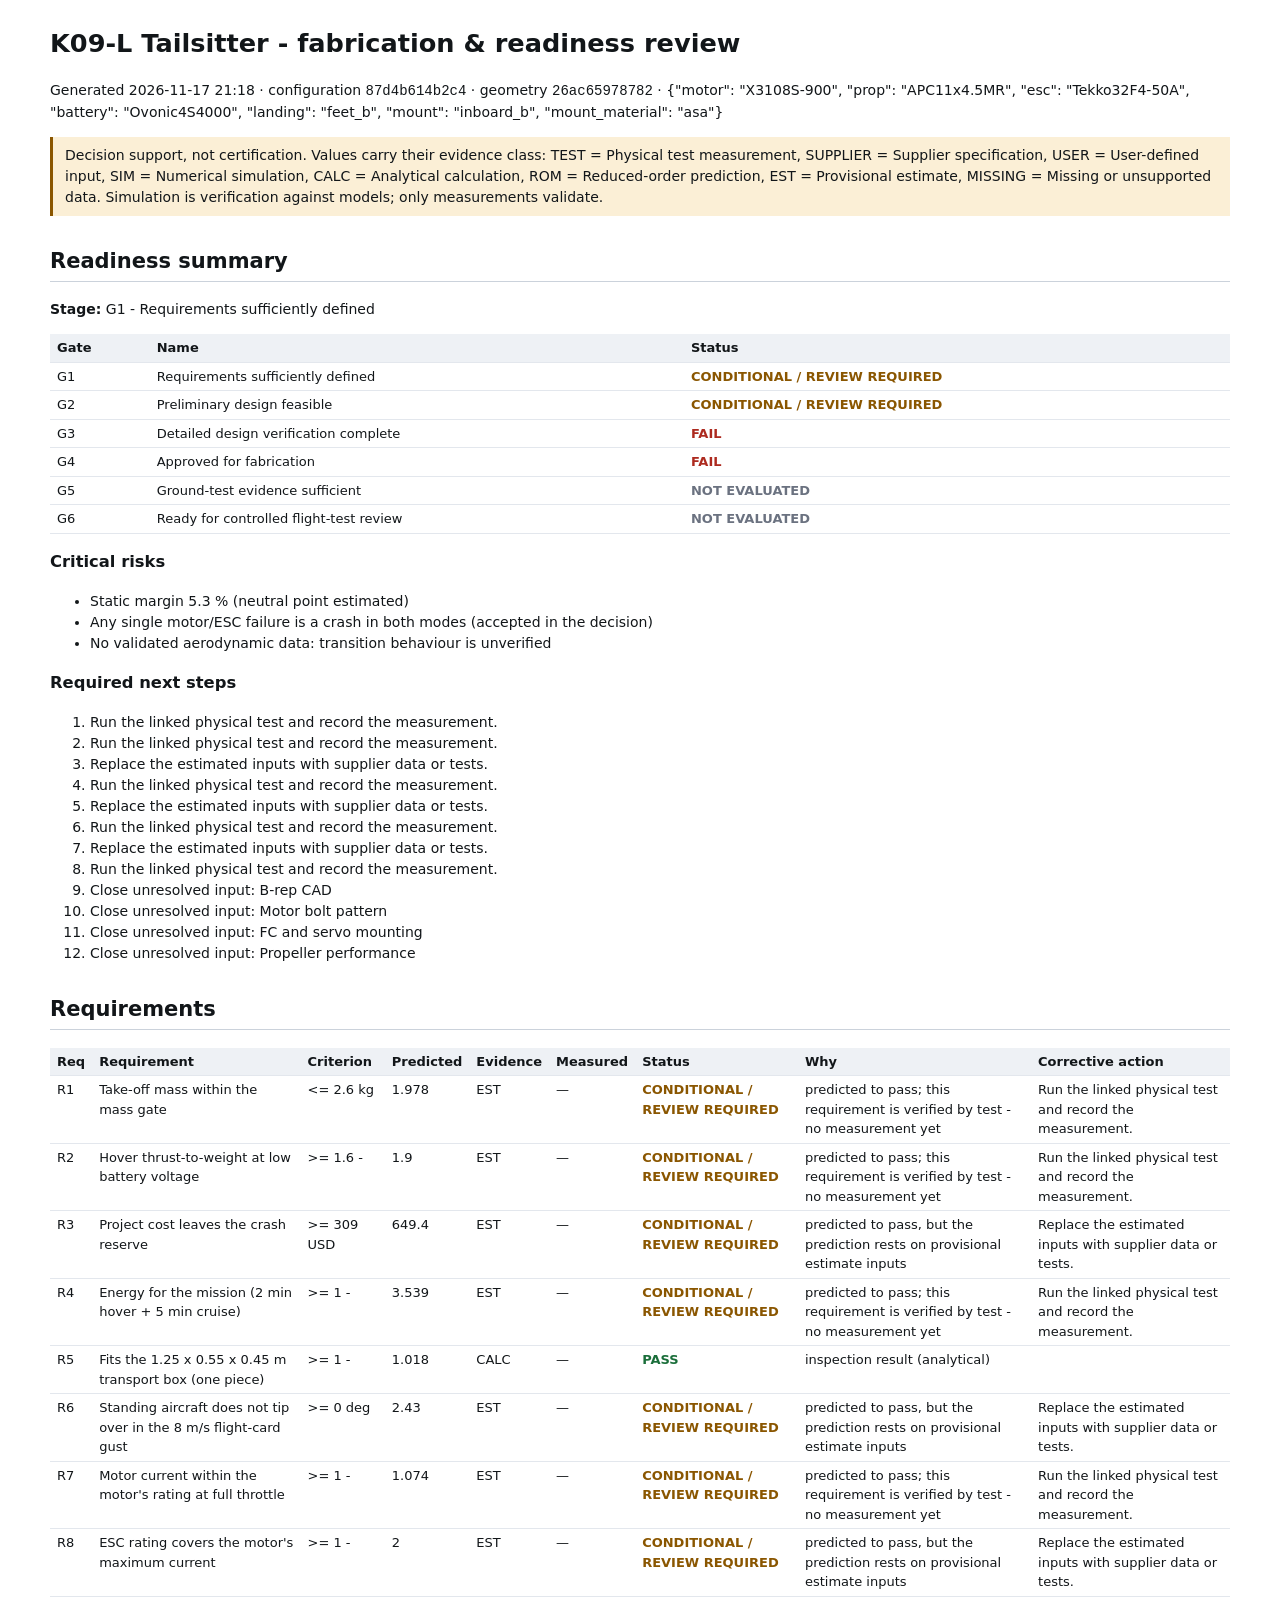
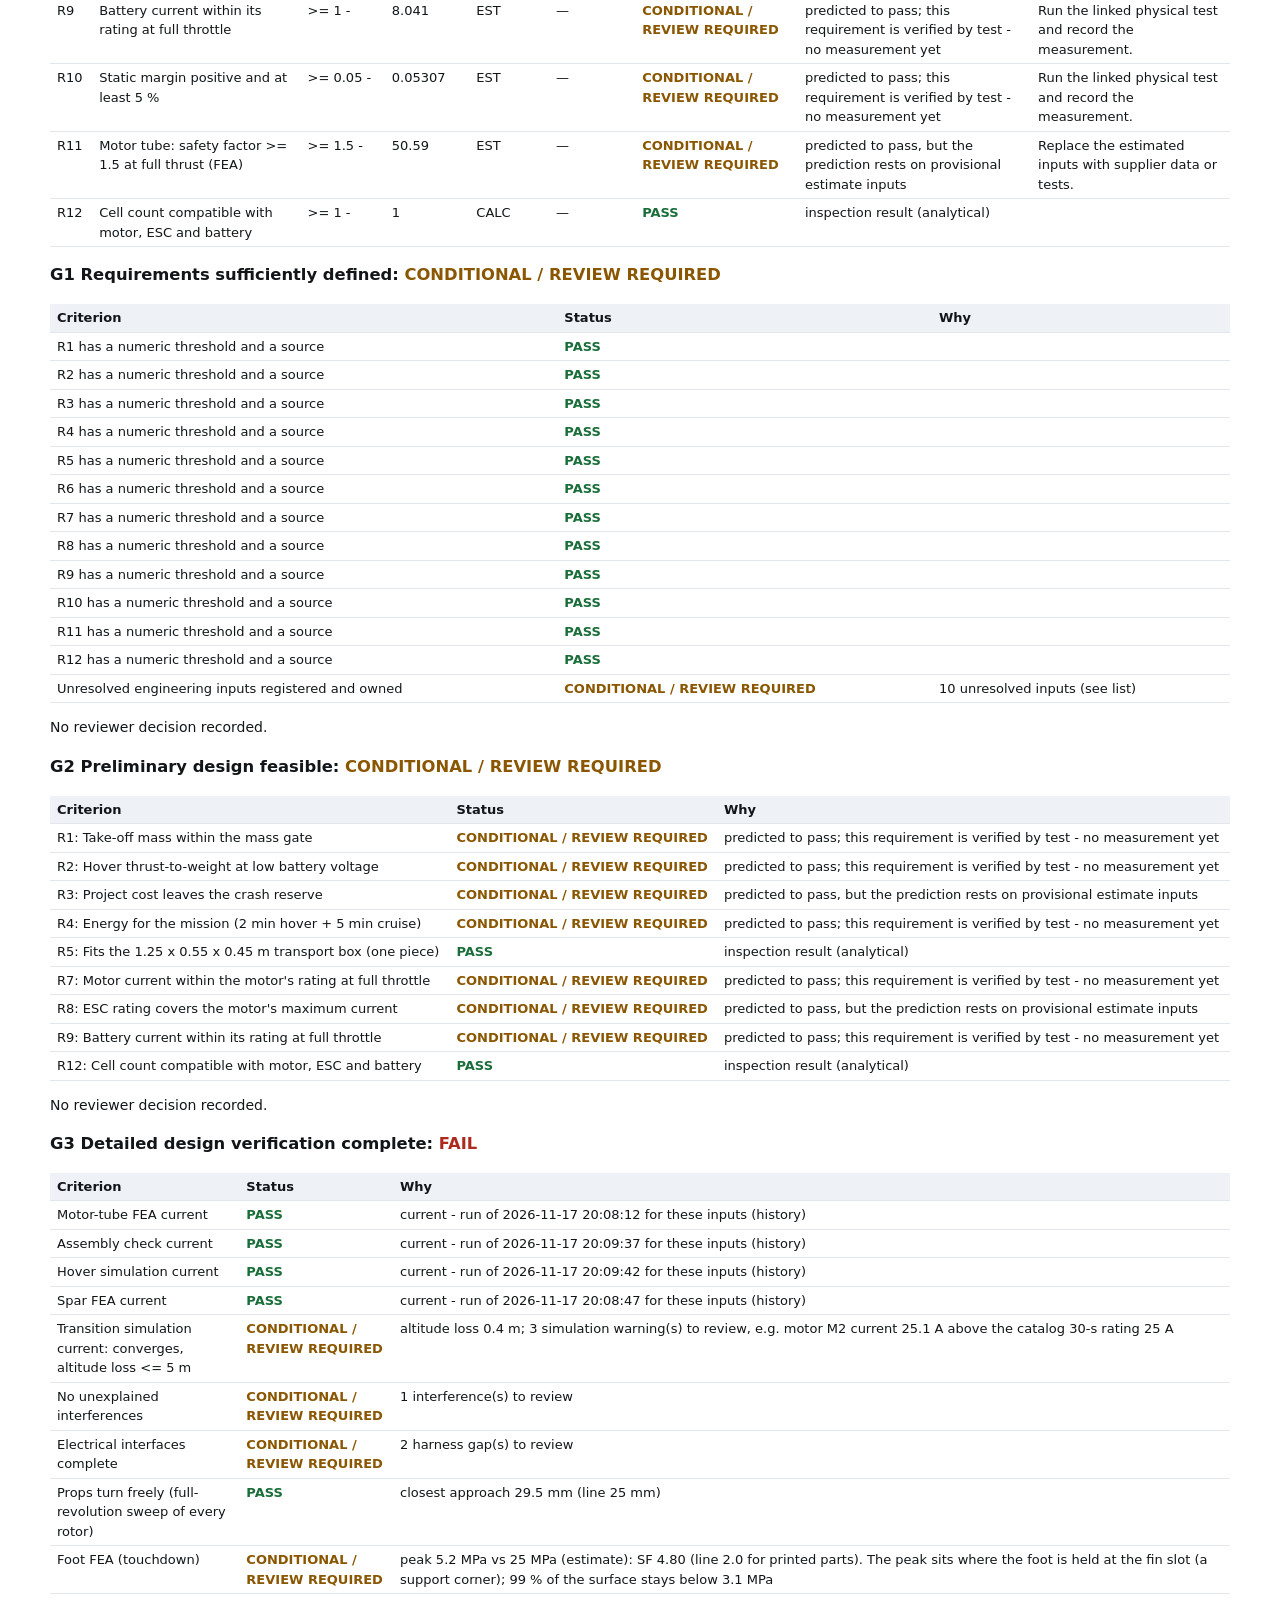
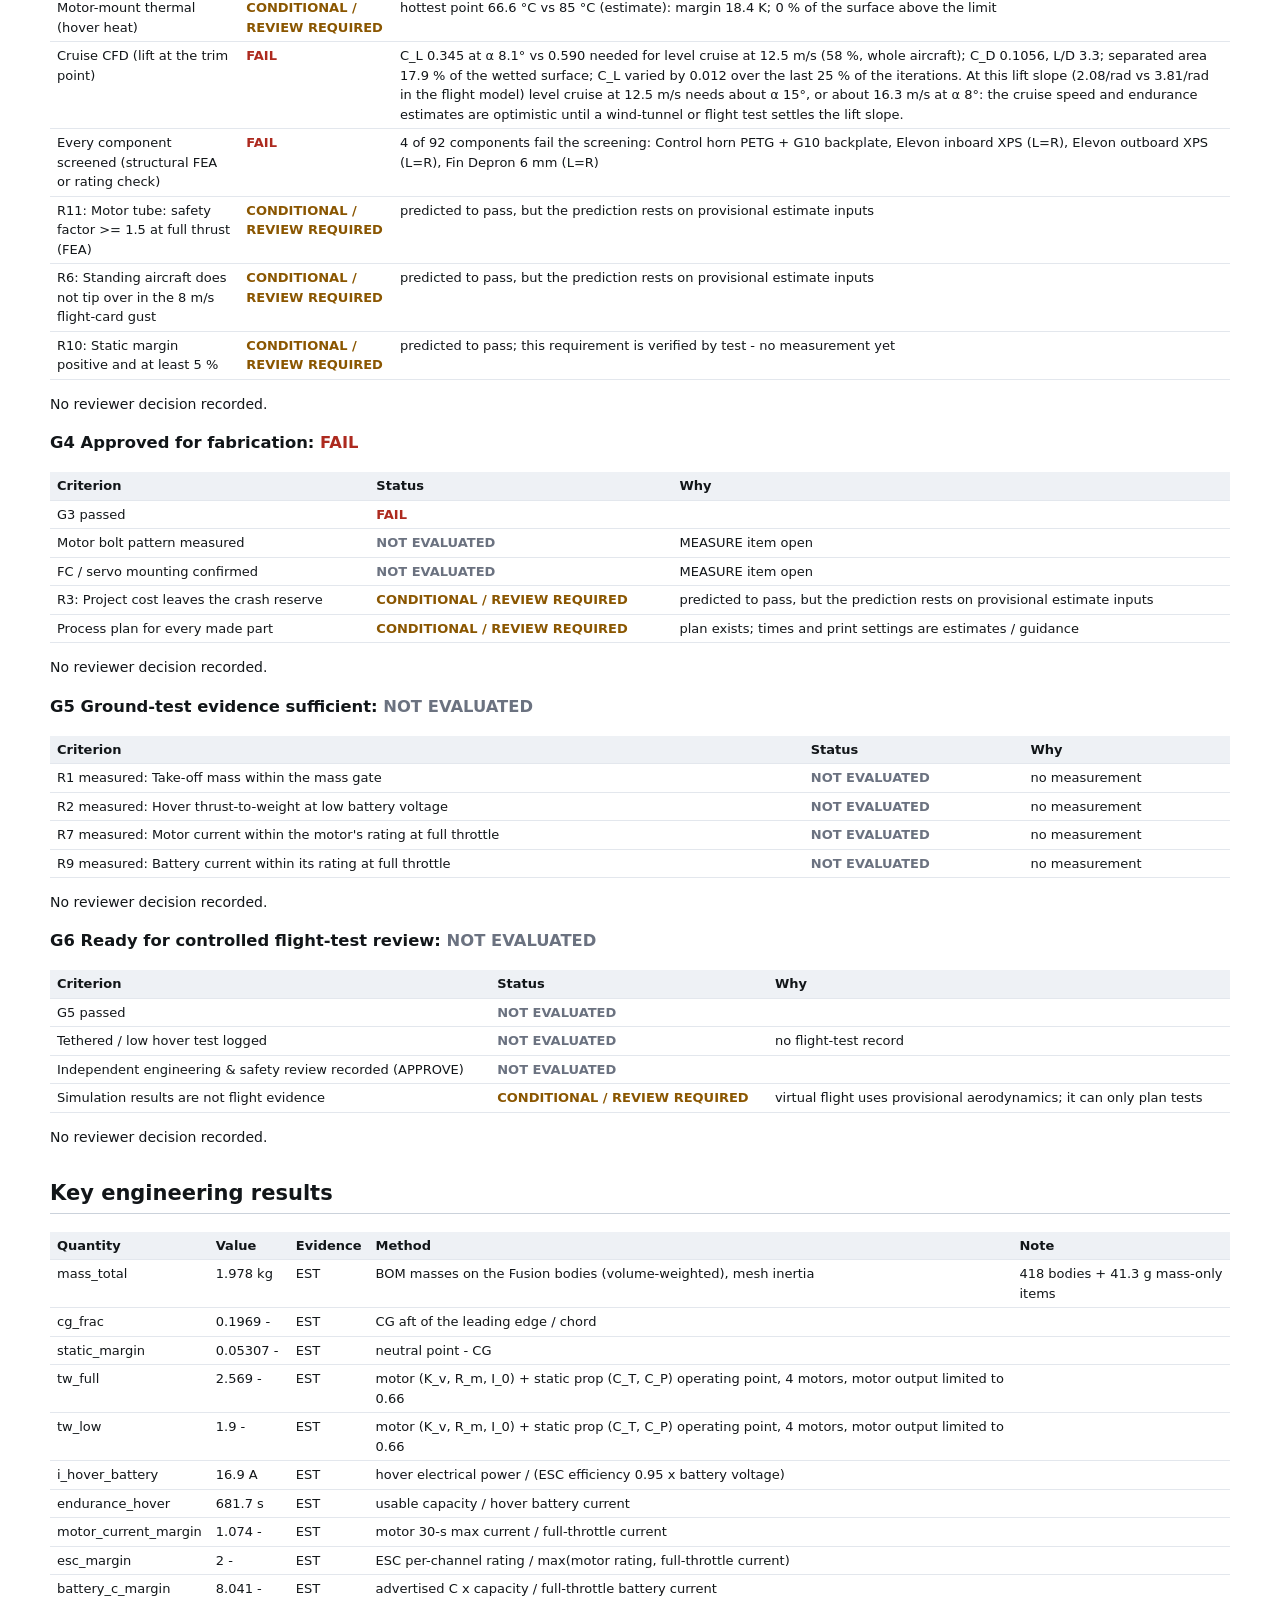
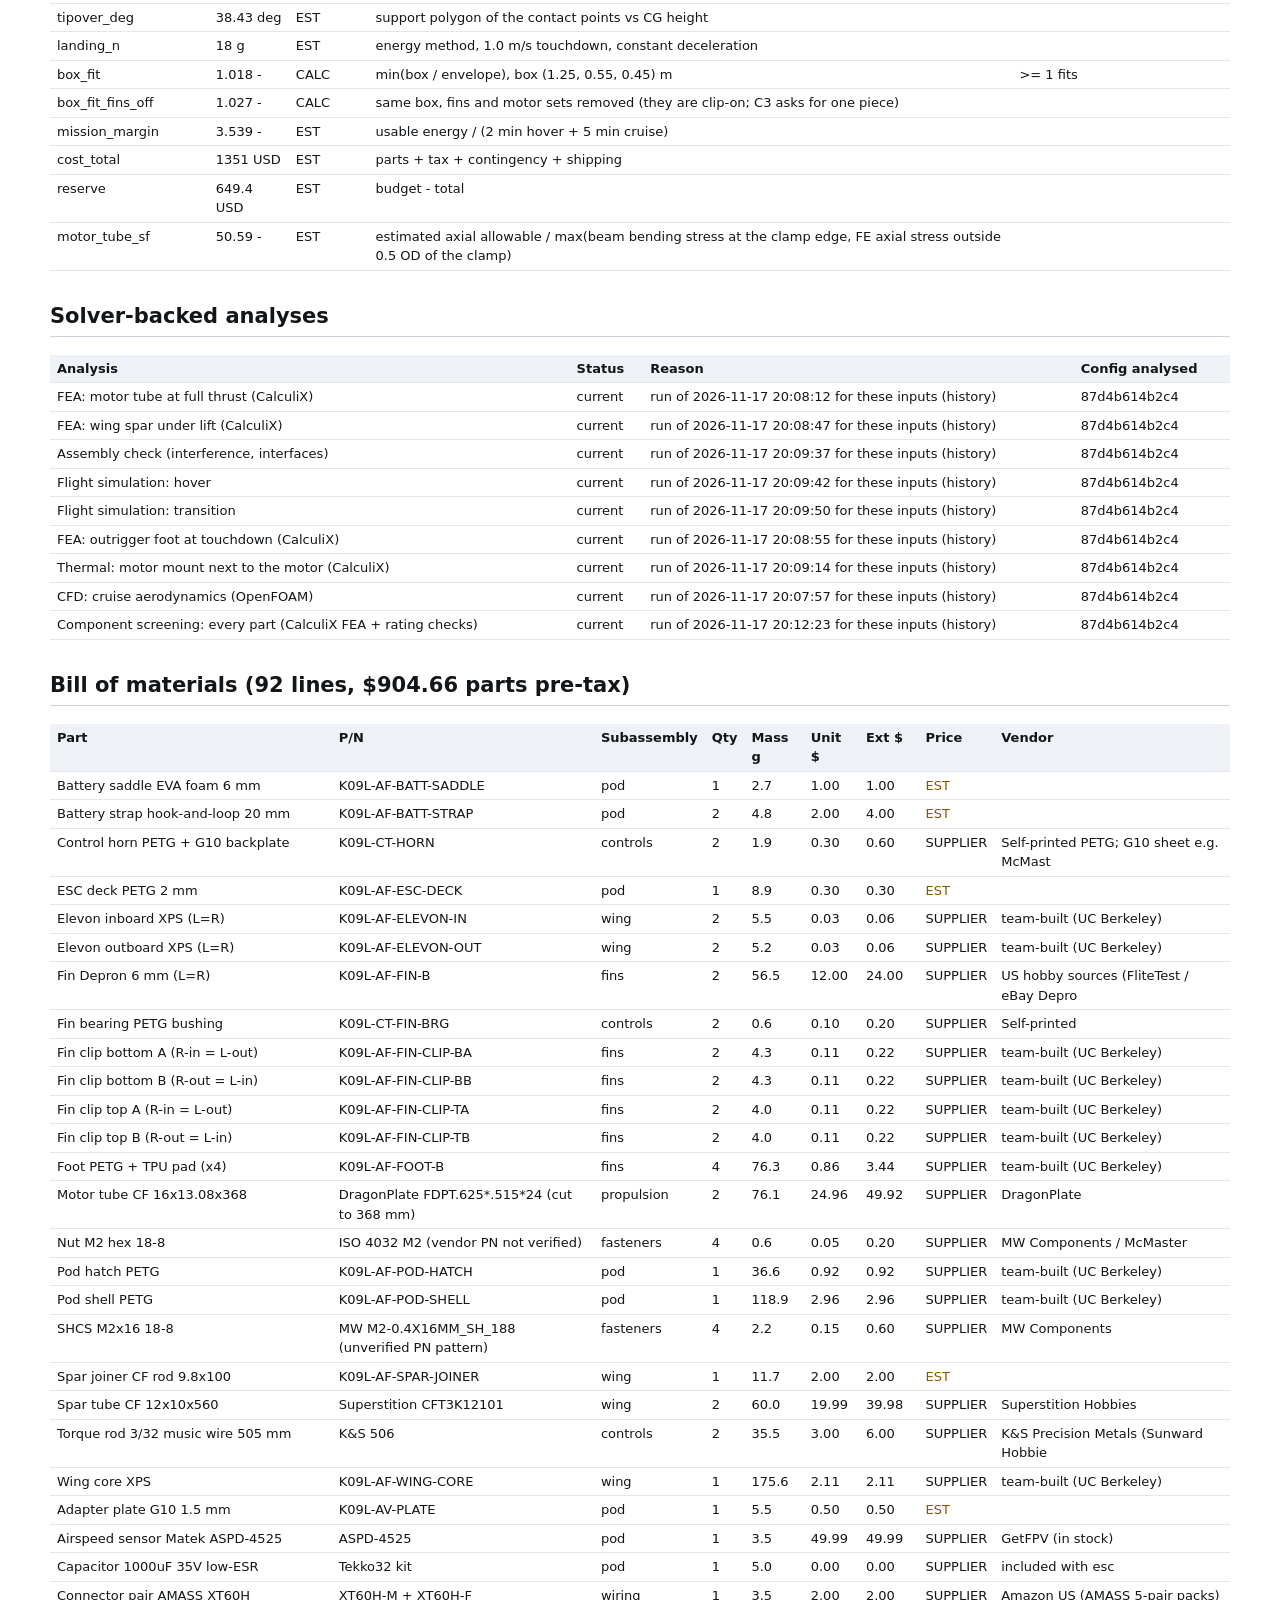
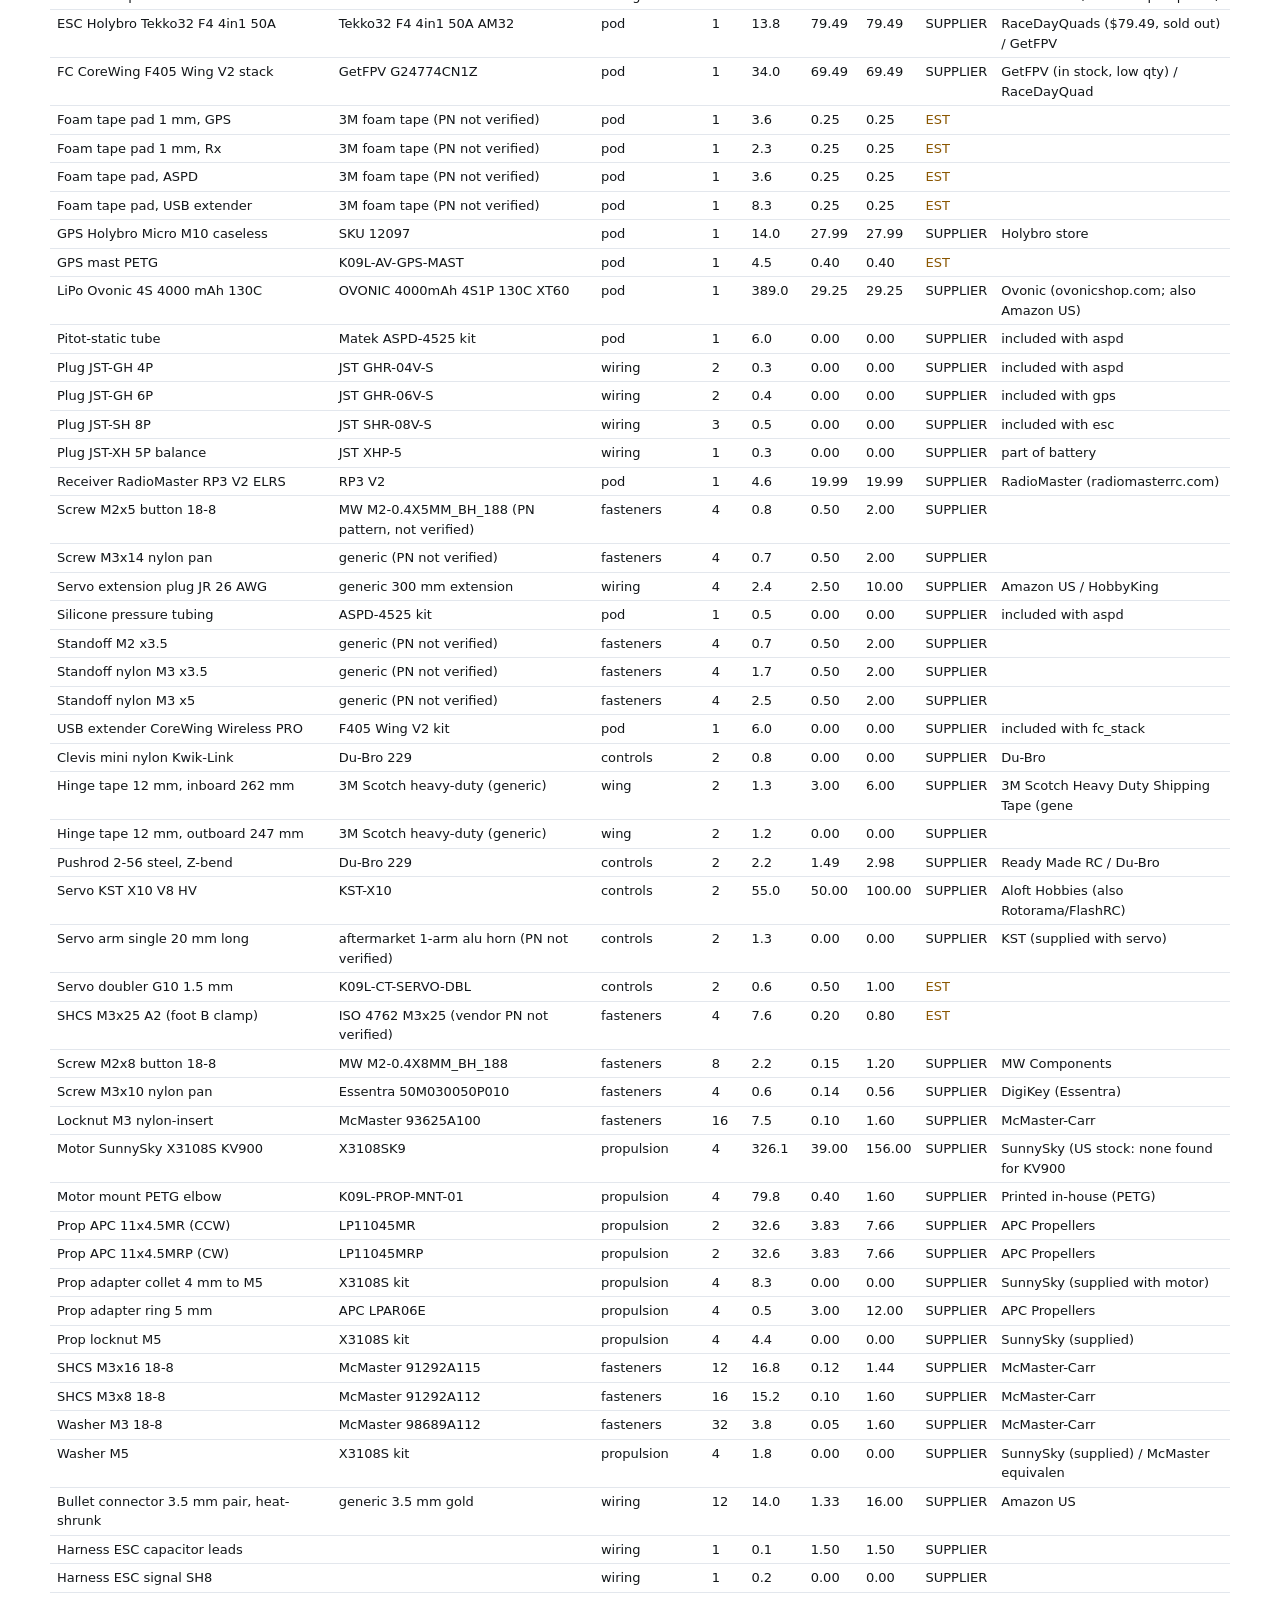
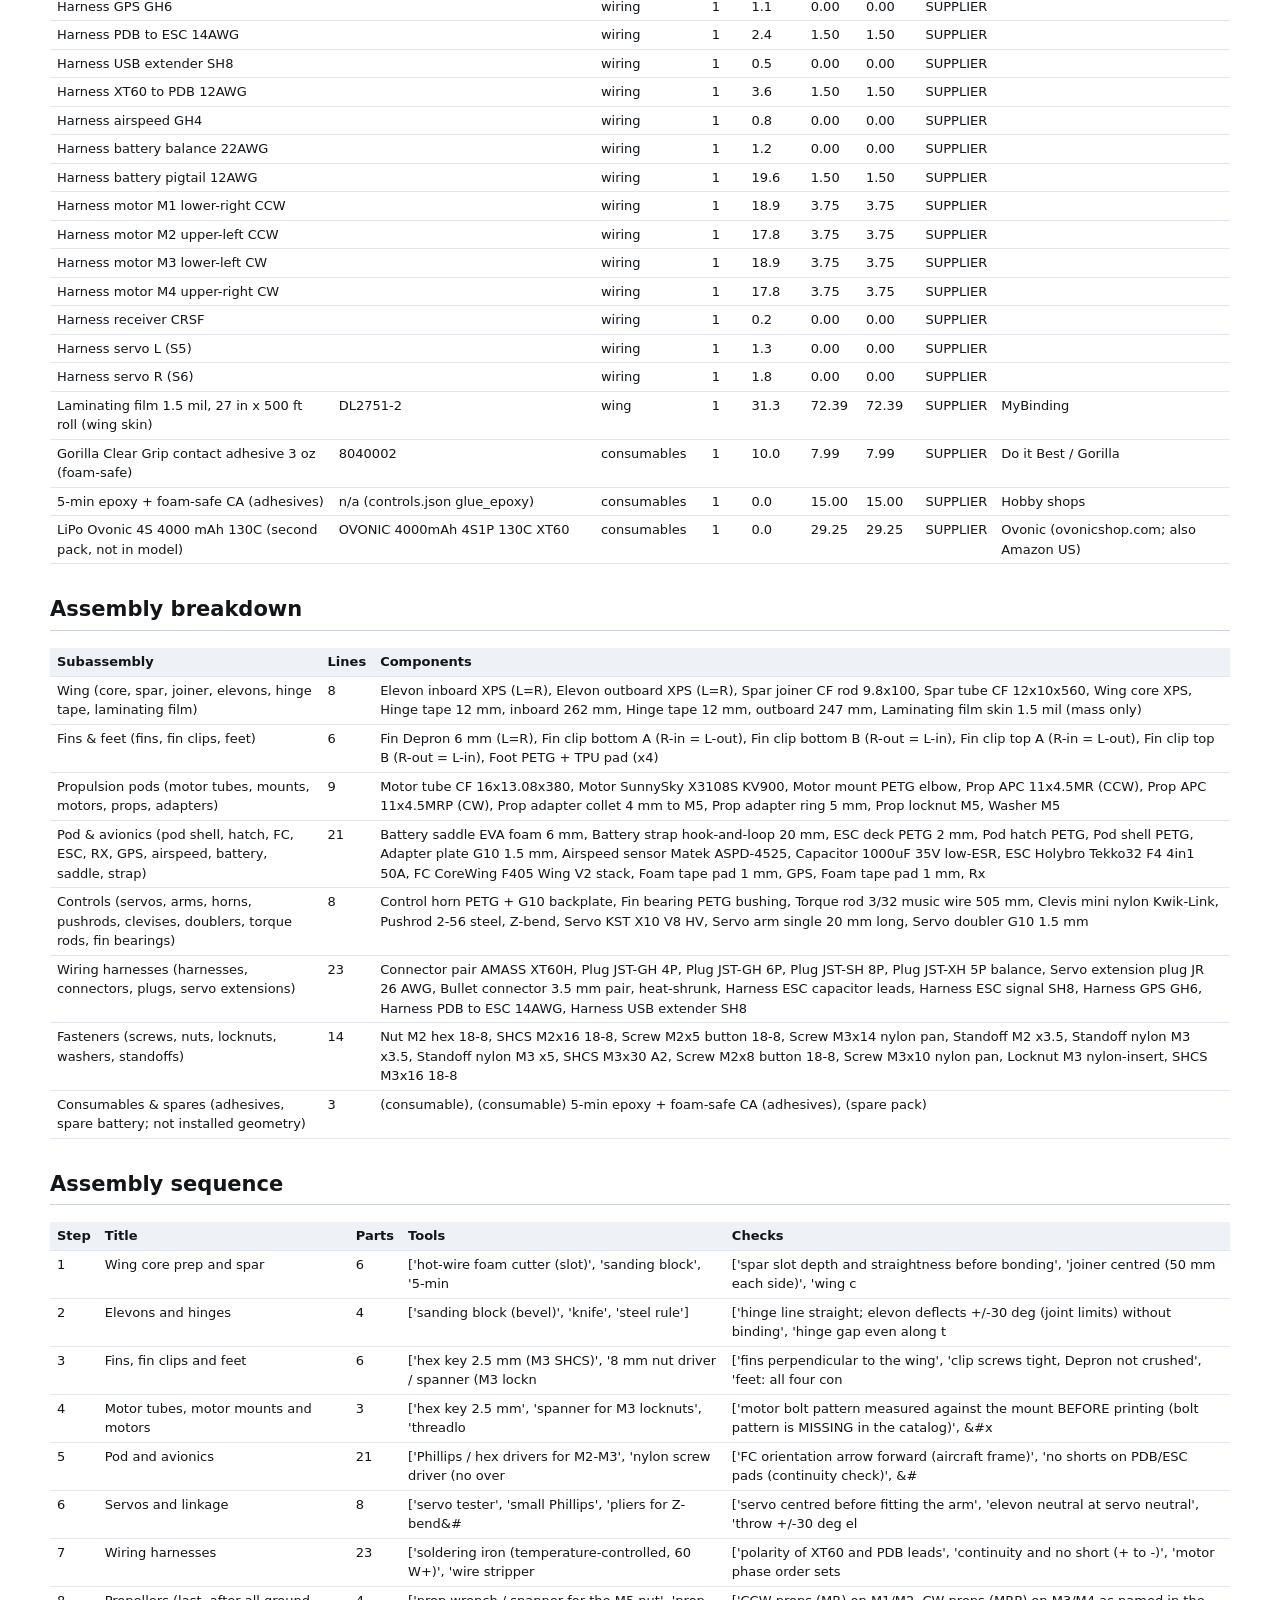
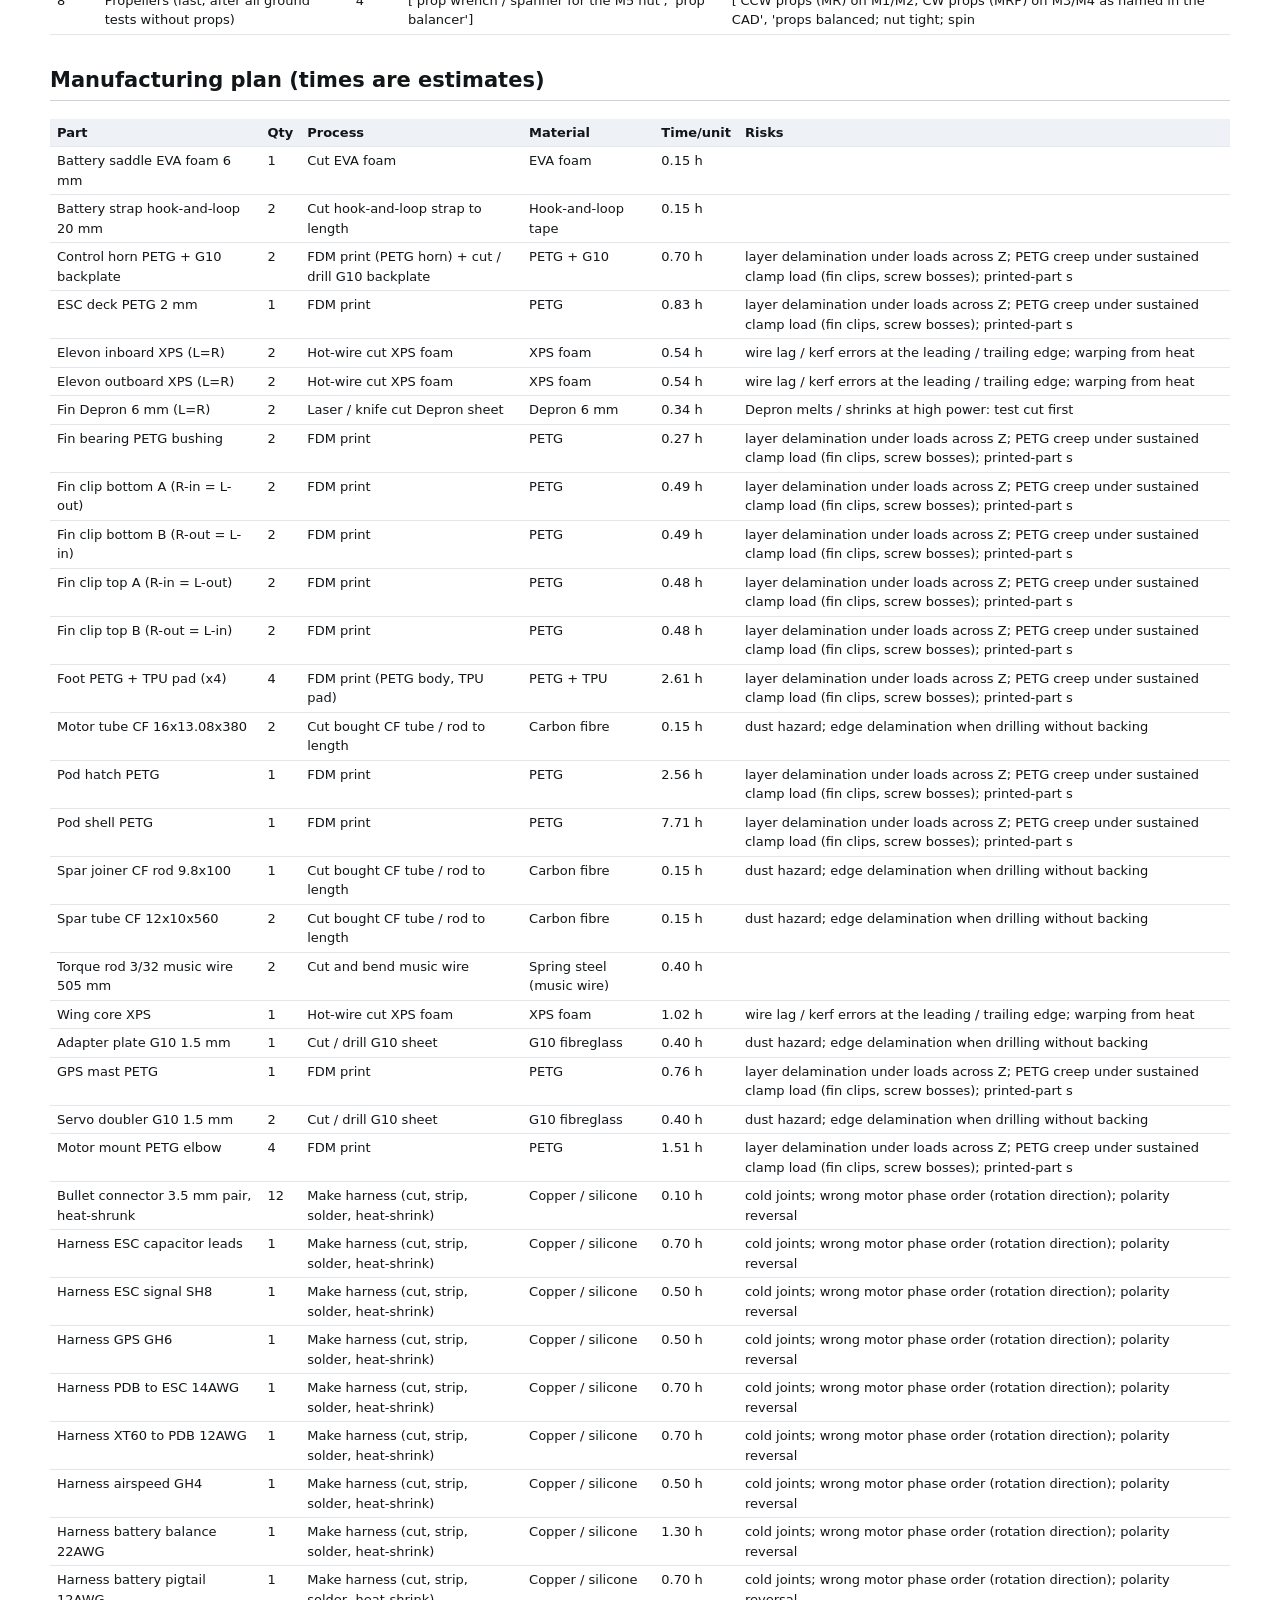
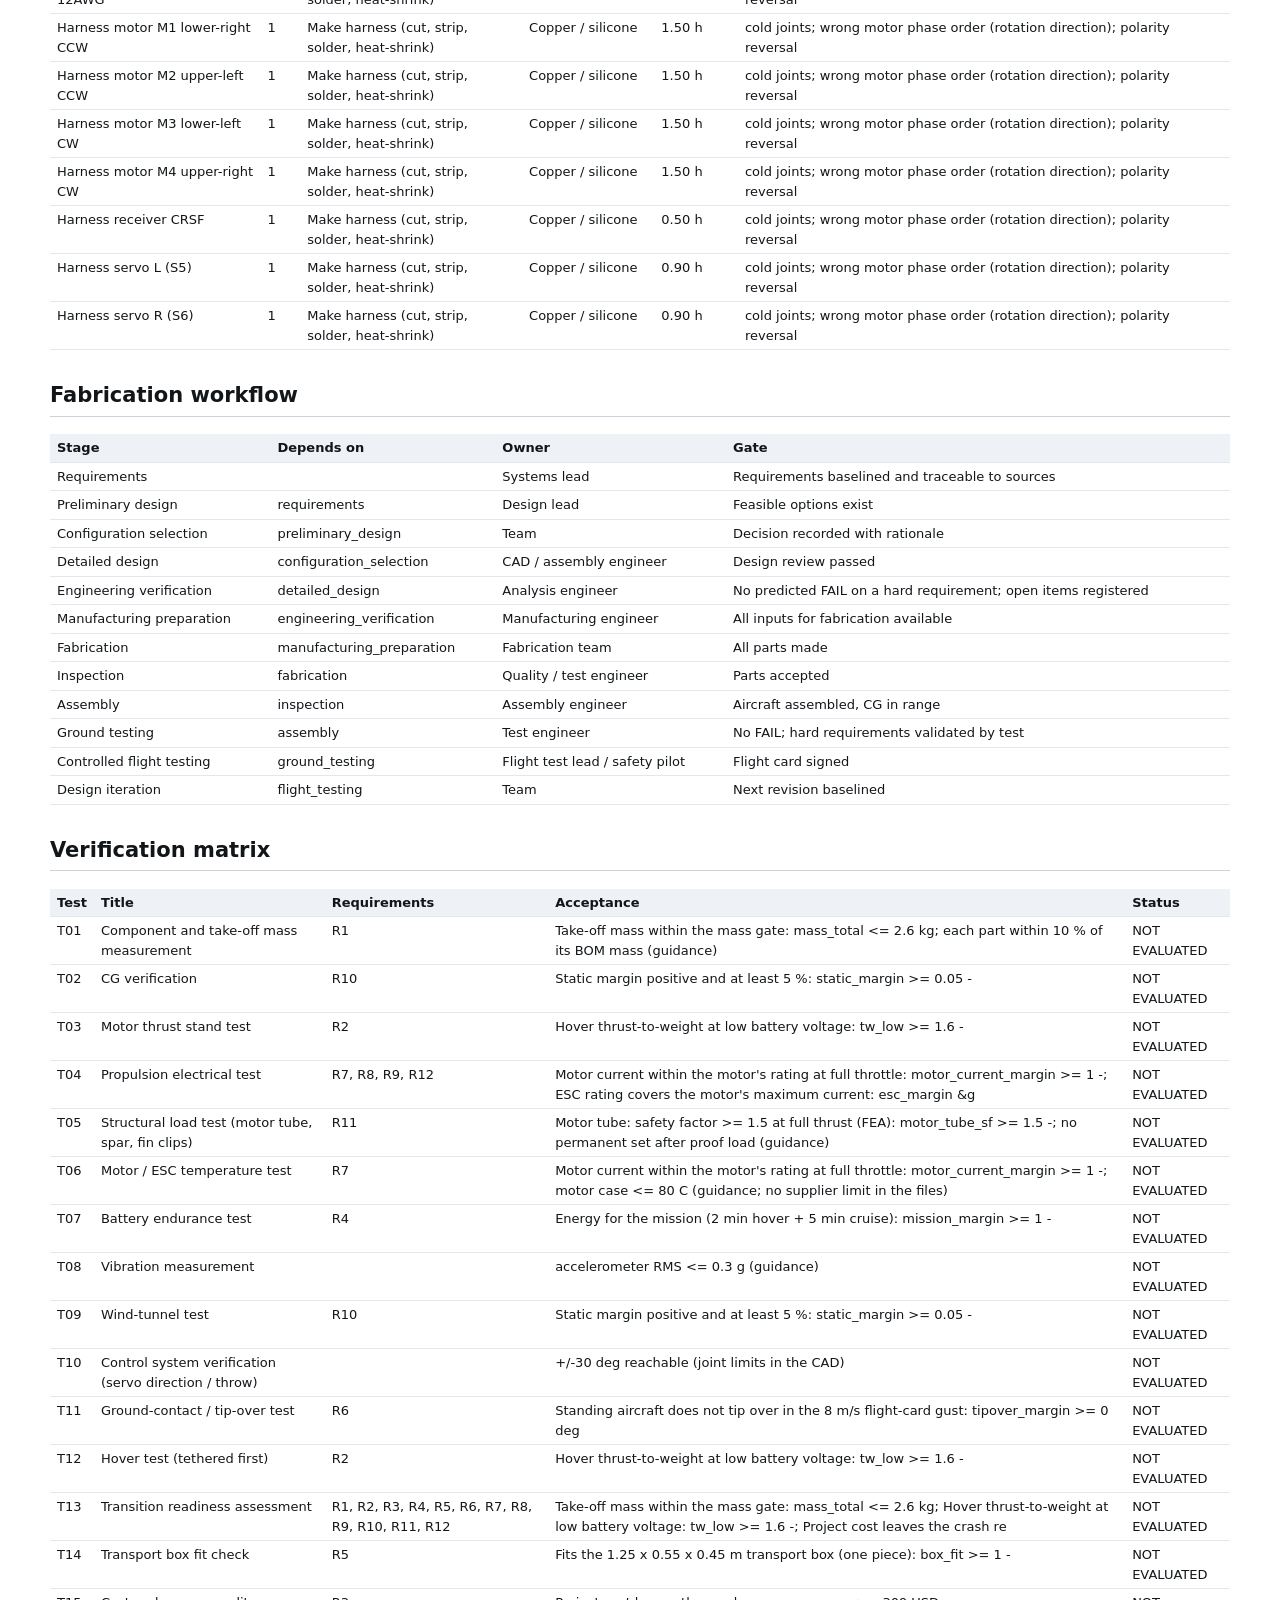
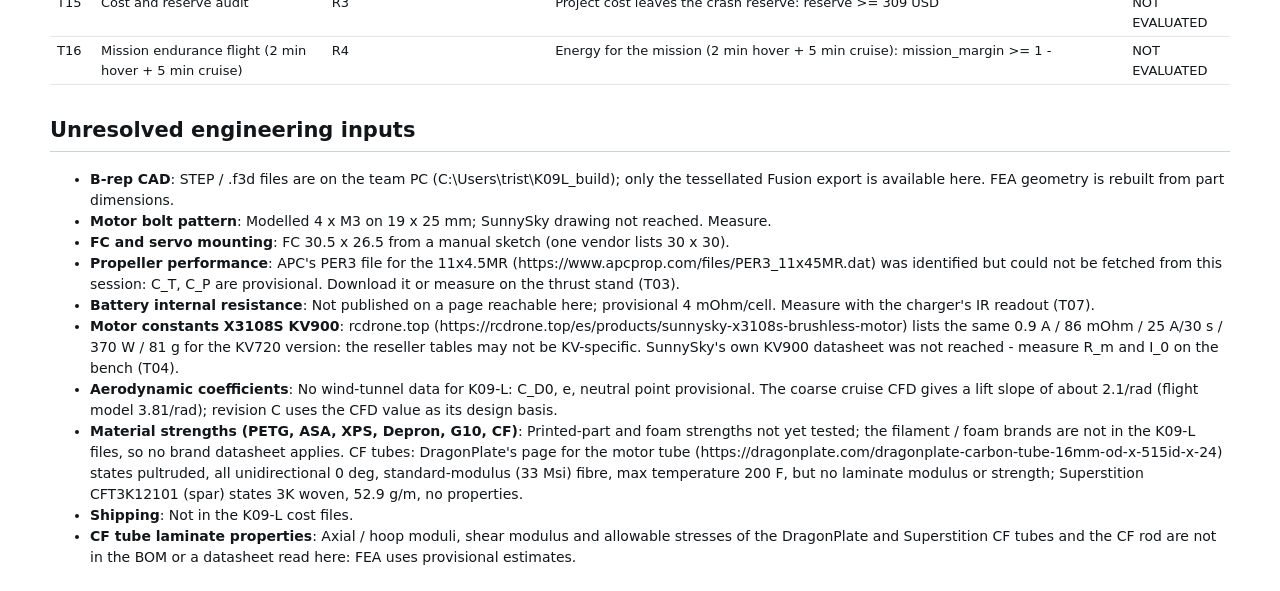
<file: opencae/examples/k09l/k09l_revB_readiness.html>
<!doctype html><html><head><meta charset='utf-8'><title>K09-L readiness review</title><style>body{font:14px/1.5 system-ui,Segoe UI,Arial,sans-serif;max-width:1180px;margin:24px auto;padding:0 16px;
color:#121619}h1{font-size:1.6rem}h2{border-bottom:1px solid #cbd2db;padding-bottom:4px;margin-top:30px}
table{border-collapse:collapse;width:100%;font-size:13px;margin:6px 0}th,td{border-bottom:1px solid #e3e7ed;
padding:4px 7px;text-align:left;vertical-align:top}th{background:#eef1f5}td.n{text-align:right;white-space:nowrap}
.PASS{color:#1A6E3A;font-weight:600}.FAIL{color:#AD2A1F;font-weight:600}.COND{color:#8A5600;font-weight:600}
.NOT{color:#6B7280;font-weight:600}.est{color:#8A5600}.note{background:#fbefd6;border-left:3px solid #8A5600;
padding:8px 12px}</style></head><body><h1>K09-L Tailsitter - fabrication & readiness review</h1>
<p>Generated 2026-11-17 21:18 · configuration <code>87d4b614b2c4</code> · geometry <code>26ac65978782</code> · {&quot;motor&quot;: &quot;X3108S-900&quot;, &quot;prop&quot;: &quot;APC11x4.5MR&quot;, &quot;esc&quot;: &quot;Tekko32F4-50A&quot;, &quot;battery&quot;: &quot;Ovonic4S4000&quot;, &quot;landing&quot;: &quot;feet_b&quot;, &quot;mount&quot;: &quot;inboard_b&quot;, &quot;mount_material&quot;: &quot;asa&quot;}</p>
<p class='note'>Decision support, not certification. Values carry their evidence class: TEST = Physical test measurement, SUPPLIER = Supplier specification, USER = User-defined input, SIM = Numerical simulation, CALC = Analytical calculation, ROM = Reduced-order prediction, EST = Provisional estimate, MISSING = Missing or unsupported data. Simulation is verification against models; only measurements validate.</p>
<h2>Readiness summary</h2><p><b>Stage:</b> G1 - Requirements sufficiently defined</p><table><tr><th>Gate</th><th>Name</th><th>Status</th></tr><tr><td>G1</td><td>Requirements sufficiently defined</td><td><span class='COND'>CONDITIONAL / REVIEW REQUIRED</span></td></tr><tr><td>G2</td><td>Preliminary design feasible</td><td><span class='COND'>CONDITIONAL / REVIEW REQUIRED</span></td></tr><tr><td>G3</td><td>Detailed design verification complete</td><td><span class='FAIL'>FAIL</span></td></tr><tr><td>G4</td><td>Approved for fabrication</td><td><span class='FAIL'>FAIL</span></td></tr><tr><td>G5</td><td>Ground-test evidence sufficient</td><td><span class='NOT'>NOT EVALUATED</span></td></tr><tr><td>G6</td><td>Ready for controlled flight-test review</td><td><span class='NOT'>NOT EVALUATED</span></td></tr></table>
<h3>Critical risks</h3><ul><li>Static margin 5.3 % (neutral point estimated)</li><li>Any single motor/ESC failure is a crash in both modes (accepted in the decision)</li><li>No validated aerodynamic data: transition behaviour is unverified</li></ul>
<h3>Required next steps</h3><ol><li>Run the linked physical test and record the measurement.</li><li>Run the linked physical test and record the measurement.</li><li>Replace the estimated inputs with supplier data or tests.</li><li>Run the linked physical test and record the measurement.</li><li>Replace the estimated inputs with supplier data or tests.</li><li>Run the linked physical test and record the measurement.</li><li>Replace the estimated inputs with supplier data or tests.</li><li>Run the linked physical test and record the measurement.</li><li>Close unresolved input: B-rep CAD</li><li>Close unresolved input: Motor bolt pattern</li><li>Close unresolved input: FC and servo mounting</li><li>Close unresolved input: Propeller performance</li></ol>
<h2>Requirements</h2><table><tr><th>Req</th><th>Requirement</th><th>Criterion</th><th>Predicted</th><th>Evidence</th><th>Measured</th><th>Status</th><th>Why</th><th>Corrective action</th></tr><tr><td>R1</td><td>Take-off mass within the mass gate</td><td><= 2.6 kg</td><td>1.978</td><td>EST</td><td>—</td><td><span class='COND'>CONDITIONAL / REVIEW REQUIRED</span></td><td>predicted to pass; this requirement is verified by test - no measurement yet</td><td>Run the linked physical test and record the measurement.</td></tr><tr><td>R2</td><td>Hover thrust-to-weight at low battery voltage</td><td>>= 1.6 -</td><td>1.9</td><td>EST</td><td>—</td><td><span class='COND'>CONDITIONAL / REVIEW REQUIRED</span></td><td>predicted to pass; this requirement is verified by test - no measurement yet</td><td>Run the linked physical test and record the measurement.</td></tr><tr><td>R3</td><td>Project cost leaves the crash reserve</td><td>>= 309 USD</td><td>649.4</td><td>EST</td><td>—</td><td><span class='COND'>CONDITIONAL / REVIEW REQUIRED</span></td><td>predicted to pass, but the prediction rests on provisional estimate inputs</td><td>Replace the estimated inputs with supplier data or tests.</td></tr><tr><td>R4</td><td>Energy for the mission (2 min hover + 5 min cruise)</td><td>>= 1 -</td><td>3.539</td><td>EST</td><td>—</td><td><span class='COND'>CONDITIONAL / REVIEW REQUIRED</span></td><td>predicted to pass; this requirement is verified by test - no measurement yet</td><td>Run the linked physical test and record the measurement.</td></tr><tr><td>R5</td><td>Fits the 1.25 x 0.55 x 0.45 m transport box (one piece)</td><td>>= 1 -</td><td>1.018</td><td>CALC</td><td>—</td><td><span class='PASS'>PASS</span></td><td>inspection result (analytical)</td><td></td></tr><tr><td>R6</td><td>Standing aircraft does not tip over in the 8 m/s flight-card gust</td><td>>= 0 deg</td><td>2.43</td><td>EST</td><td>—</td><td><span class='COND'>CONDITIONAL / REVIEW REQUIRED</span></td><td>predicted to pass, but the prediction rests on provisional estimate inputs</td><td>Replace the estimated inputs with supplier data or tests.</td></tr><tr><td>R7</td><td>Motor current within the motor&#x27;s rating at full throttle</td><td>>= 1 -</td><td>1.074</td><td>EST</td><td>—</td><td><span class='COND'>CONDITIONAL / REVIEW REQUIRED</span></td><td>predicted to pass; this requirement is verified by test - no measurement yet</td><td>Run the linked physical test and record the measurement.</td></tr><tr><td>R8</td><td>ESC rating covers the motor&#x27;s maximum current</td><td>>= 1 -</td><td>2</td><td>EST</td><td>—</td><td><span class='COND'>CONDITIONAL / REVIEW REQUIRED</span></td><td>predicted to pass, but the prediction rests on provisional estimate inputs</td><td>Replace the estimated inputs with supplier data or tests.</td></tr><tr><td>R9</td><td>Battery current within its rating at full throttle</td><td>>= 1 -</td><td>8.041</td><td>EST</td><td>—</td><td><span class='COND'>CONDITIONAL / REVIEW REQUIRED</span></td><td>predicted to pass; this requirement is verified by test - no measurement yet</td><td>Run the linked physical test and record the measurement.</td></tr><tr><td>R10</td><td>Static margin positive and at least 5 %</td><td>>= 0.05 -</td><td>0.05307</td><td>EST</td><td>—</td><td><span class='COND'>CONDITIONAL / REVIEW REQUIRED</span></td><td>predicted to pass; this requirement is verified by test - no measurement yet</td><td>Run the linked physical test and record the measurement.</td></tr><tr><td>R11</td><td>Motor tube: safety factor &gt;= 1.5 at full thrust (FEA)</td><td>>= 1.5 -</td><td>50.59</td><td>EST</td><td>—</td><td><span class='COND'>CONDITIONAL / REVIEW REQUIRED</span></td><td>predicted to pass, but the prediction rests on provisional estimate inputs</td><td>Replace the estimated inputs with supplier data or tests.</td></tr><tr><td>R12</td><td>Cell count compatible with motor, ESC and battery</td><td>>= 1 -</td><td>1</td><td>CALC</td><td>—</td><td><span class='PASS'>PASS</span></td><td>inspection result (analytical)</td><td></td></tr></table>
<h3>G1 Requirements sufficiently defined: <span class='COND'>CONDITIONAL / REVIEW REQUIRED</span></h3><table><tr><th>Criterion</th><th>Status</th><th>Why</th></tr><tr><td>R1 has a numeric threshold and a source</td><td><span class='PASS'>PASS</span></td><td></td></tr><tr><td>R2 has a numeric threshold and a source</td><td><span class='PASS'>PASS</span></td><td></td></tr><tr><td>R3 has a numeric threshold and a source</td><td><span class='PASS'>PASS</span></td><td></td></tr><tr><td>R4 has a numeric threshold and a source</td><td><span class='PASS'>PASS</span></td><td></td></tr><tr><td>R5 has a numeric threshold and a source</td><td><span class='PASS'>PASS</span></td><td></td></tr><tr><td>R6 has a numeric threshold and a source</td><td><span class='PASS'>PASS</span></td><td></td></tr><tr><td>R7 has a numeric threshold and a source</td><td><span class='PASS'>PASS</span></td><td></td></tr><tr><td>R8 has a numeric threshold and a source</td><td><span class='PASS'>PASS</span></td><td></td></tr><tr><td>R9 has a numeric threshold and a source</td><td><span class='PASS'>PASS</span></td><td></td></tr><tr><td>R10 has a numeric threshold and a source</td><td><span class='PASS'>PASS</span></td><td></td></tr><tr><td>R11 has a numeric threshold and a source</td><td><span class='PASS'>PASS</span></td><td></td></tr><tr><td>R12 has a numeric threshold and a source</td><td><span class='PASS'>PASS</span></td><td></td></tr><tr><td>Unresolved engineering inputs registered and owned</td><td><span class='COND'>CONDITIONAL / REVIEW REQUIRED</span></td><td>10 unresolved inputs (see list)</td></tr></table><p>No reviewer decision recorded.</p>
<h3>G2 Preliminary design feasible: <span class='COND'>CONDITIONAL / REVIEW REQUIRED</span></h3><table><tr><th>Criterion</th><th>Status</th><th>Why</th></tr><tr><td>R1: Take-off mass within the mass gate</td><td><span class='COND'>CONDITIONAL / REVIEW REQUIRED</span></td><td>predicted to pass; this requirement is verified by test - no measurement yet</td></tr><tr><td>R2: Hover thrust-to-weight at low battery voltage</td><td><span class='COND'>CONDITIONAL / REVIEW REQUIRED</span></td><td>predicted to pass; this requirement is verified by test - no measurement yet</td></tr><tr><td>R3: Project cost leaves the crash reserve</td><td><span class='COND'>CONDITIONAL / REVIEW REQUIRED</span></td><td>predicted to pass, but the prediction rests on provisional estimate inputs</td></tr><tr><td>R4: Energy for the mission (2 min hover + 5 min cruise)</td><td><span class='COND'>CONDITIONAL / REVIEW REQUIRED</span></td><td>predicted to pass; this requirement is verified by test - no measurement yet</td></tr><tr><td>R5: Fits the 1.25 x 0.55 x 0.45 m transport box (one piece)</td><td><span class='PASS'>PASS</span></td><td>inspection result (analytical)</td></tr><tr><td>R7: Motor current within the motor&#x27;s rating at full throttle</td><td><span class='COND'>CONDITIONAL / REVIEW REQUIRED</span></td><td>predicted to pass; this requirement is verified by test - no measurement yet</td></tr><tr><td>R8: ESC rating covers the motor&#x27;s maximum current</td><td><span class='COND'>CONDITIONAL / REVIEW REQUIRED</span></td><td>predicted to pass, but the prediction rests on provisional estimate inputs</td></tr><tr><td>R9: Battery current within its rating at full throttle</td><td><span class='COND'>CONDITIONAL / REVIEW REQUIRED</span></td><td>predicted to pass; this requirement is verified by test - no measurement yet</td></tr><tr><td>R12: Cell count compatible with motor, ESC and battery</td><td><span class='PASS'>PASS</span></td><td>inspection result (analytical)</td></tr></table><p>No reviewer decision recorded.</p>
<h3>G3 Detailed design verification complete: <span class='FAIL'>FAIL</span></h3><table><tr><th>Criterion</th><th>Status</th><th>Why</th></tr><tr><td>Motor-tube FEA current</td><td><span class='PASS'>PASS</span></td><td>current - run of 2026-11-17 20:08:12 for these inputs (history)</td></tr><tr><td>Assembly check current</td><td><span class='PASS'>PASS</span></td><td>current - run of 2026-11-17 20:09:37 for these inputs (history)</td></tr><tr><td>Hover simulation current</td><td><span class='PASS'>PASS</span></td><td>current - run of 2026-11-17 20:09:42 for these inputs (history)</td></tr><tr><td>Spar FEA current</td><td><span class='PASS'>PASS</span></td><td>current - run of 2026-11-17 20:08:47 for these inputs (history)</td></tr><tr><td>Transition simulation current: converges, altitude loss &lt;= 5 m</td><td><span class='COND'>CONDITIONAL / REVIEW REQUIRED</span></td><td>altitude loss 0.4 m; 3 simulation warning(s) to review, e.g. motor M2 current 25.1 A above the catalog 30-s rating 25 A</td></tr><tr><td>No unexplained interferences</td><td><span class='COND'>CONDITIONAL / REVIEW REQUIRED</span></td><td>1 interference(s) to review</td></tr><tr><td>Electrical interfaces complete</td><td><span class='COND'>CONDITIONAL / REVIEW REQUIRED</span></td><td>2 harness gap(s) to review</td></tr><tr><td>Props turn freely (full-revolution sweep of every rotor)</td><td><span class='PASS'>PASS</span></td><td>closest approach 29.5 mm (line 25 mm)</td></tr><tr><td>Foot FEA (touchdown)</td><td><span class='COND'>CONDITIONAL / REVIEW REQUIRED</span></td><td>peak 5.2 MPa vs 25 MPa (estimate): SF 4.80 (line 2.0 for printed parts). The peak sits where the foot is held at the fin slot (a support corner); 99 % of the surface stays below 3.1 MPa</td></tr><tr><td>Motor-mount thermal (hover heat)</td><td><span class='COND'>CONDITIONAL / REVIEW REQUIRED</span></td><td>hottest point 66.6 °C vs 85 °C (estimate): margin 18.4 K; 0 % of the surface above the limit</td></tr><tr><td>Cruise CFD (lift at the trim point)</td><td><span class='FAIL'>FAIL</span></td><td>C_L 0.345 at α 8.1° vs 0.590 needed for level cruise at 12.5 m/s (58 %, whole aircraft); C_D 0.1056, L/D 3.3; separated area 17.9 % of the wetted surface; C_L varied by 0.012 over the last 25 % of the iterations. At this lift slope (2.08/rad vs 3.81/rad in the flight model) level cruise at 12.5 m/s needs about α 15°, or about 16.3 m/s at α 8°: the cruise speed and endurance estimates are optimistic until a wind-tunnel or flight test settles the lift slope.</td></tr><tr><td>Every component screened (structural FEA or rating check)</td><td><span class='FAIL'>FAIL</span></td><td>4 of 92 components fail the screening: Control horn PETG + G10 backplate, Elevon inboard XPS (L=R), Elevon outboard XPS (L=R), Fin Depron 6 mm (L=R)</td></tr><tr><td>R11: Motor tube: safety factor &gt;= 1.5 at full thrust (FEA)</td><td><span class='COND'>CONDITIONAL / REVIEW REQUIRED</span></td><td>predicted to pass, but the prediction rests on provisional estimate inputs</td></tr><tr><td>R6: Standing aircraft does not tip over in the 8 m/s flight-card gust</td><td><span class='COND'>CONDITIONAL / REVIEW REQUIRED</span></td><td>predicted to pass, but the prediction rests on provisional estimate inputs</td></tr><tr><td>R10: Static margin positive and at least 5 %</td><td><span class='COND'>CONDITIONAL / REVIEW REQUIRED</span></td><td>predicted to pass; this requirement is verified by test - no measurement yet</td></tr></table><p>No reviewer decision recorded.</p>
<h3>G4 Approved for fabrication: <span class='FAIL'>FAIL</span></h3><table><tr><th>Criterion</th><th>Status</th><th>Why</th></tr><tr><td>G3 passed</td><td><span class='FAIL'>FAIL</span></td><td></td></tr><tr><td>Motor bolt pattern measured</td><td><span class='NOT'>NOT EVALUATED</span></td><td>MEASURE item open</td></tr><tr><td>FC / servo mounting confirmed</td><td><span class='NOT'>NOT EVALUATED</span></td><td>MEASURE item open</td></tr><tr><td>R3: Project cost leaves the crash reserve</td><td><span class='COND'>CONDITIONAL / REVIEW REQUIRED</span></td><td>predicted to pass, but the prediction rests on provisional estimate inputs</td></tr><tr><td>Process plan for every made part</td><td><span class='COND'>CONDITIONAL / REVIEW REQUIRED</span></td><td>plan exists; times and print settings are estimates / guidance</td></tr></table><p>No reviewer decision recorded.</p>
<h3>G5 Ground-test evidence sufficient: <span class='NOT'>NOT EVALUATED</span></h3><table><tr><th>Criterion</th><th>Status</th><th>Why</th></tr><tr><td>R1 measured: Take-off mass within the mass gate</td><td><span class='NOT'>NOT EVALUATED</span></td><td>no measurement</td></tr><tr><td>R2 measured: Hover thrust-to-weight at low battery voltage</td><td><span class='NOT'>NOT EVALUATED</span></td><td>no measurement</td></tr><tr><td>R7 measured: Motor current within the motor&#x27;s rating at full throttle</td><td><span class='NOT'>NOT EVALUATED</span></td><td>no measurement</td></tr><tr><td>R9 measured: Battery current within its rating at full throttle</td><td><span class='NOT'>NOT EVALUATED</span></td><td>no measurement</td></tr></table><p>No reviewer decision recorded.</p>
<h3>G6 Ready for controlled flight-test review: <span class='NOT'>NOT EVALUATED</span></h3><table><tr><th>Criterion</th><th>Status</th><th>Why</th></tr><tr><td>G5 passed</td><td><span class='NOT'>NOT EVALUATED</span></td><td></td></tr><tr><td>Tethered / low hover test logged</td><td><span class='NOT'>NOT EVALUATED</span></td><td>no flight-test record</td></tr><tr><td>Independent engineering &amp; safety review recorded (APPROVE)</td><td><span class='NOT'>NOT EVALUATED</span></td><td></td></tr><tr><td>Simulation results are not flight evidence</td><td><span class='COND'>CONDITIONAL / REVIEW REQUIRED</span></td><td>virtual flight uses provisional aerodynamics; it can only plan tests</td></tr></table><p>No reviewer decision recorded.</p>
<h2>Key engineering results</h2><table><tr><th>Quantity</th><th>Value</th><th>Evidence</th><th>Method</th><th>Note</th></tr><tr><td>mass_total</td><td>1.978 kg</td><td>EST</td><td>BOM masses on the Fusion bodies (volume-weighted), mesh inertia</td><td>418 bodies + 41.3 g mass-only items</td></tr><tr><td>cg_frac</td><td>0.1969 -</td><td>EST</td><td>CG aft of the leading edge / chord</td><td></td></tr><tr><td>static_margin</td><td>0.05307 -</td><td>EST</td><td>neutral point - CG</td><td></td></tr><tr><td>tw_full</td><td>2.569 -</td><td>EST</td><td>motor (K_v, R_m, I_0) + static prop (C_T, C_P) operating point, 4 motors, motor output limited to 0.66</td><td></td></tr><tr><td>tw_low</td><td>1.9 -</td><td>EST</td><td>motor (K_v, R_m, I_0) + static prop (C_T, C_P) operating point, 4 motors, motor output limited to 0.66</td><td></td></tr><tr><td>i_hover_battery</td><td>16.9 A</td><td>EST</td><td>hover electrical power / (ESC efficiency 0.95 x battery voltage)</td><td></td></tr><tr><td>endurance_hover</td><td>681.7 s</td><td>EST</td><td>usable capacity / hover battery current</td><td></td></tr><tr><td>motor_current_margin</td><td>1.074 -</td><td>EST</td><td>motor 30-s max current / full-throttle current</td><td></td></tr><tr><td>esc_margin</td><td>2 -</td><td>EST</td><td>ESC per-channel rating / max(motor rating, full-throttle current)</td><td></td></tr><tr><td>battery_c_margin</td><td>8.041 -</td><td>EST</td><td>advertised C x capacity / full-throttle battery current</td><td></td></tr><tr><td>tipover_deg</td><td>38.43 deg</td><td>EST</td><td>support polygon of the contact points vs CG height</td><td></td></tr><tr><td>landing_n</td><td>18 g</td><td>EST</td><td>energy method, 1.0 m/s touchdown, constant deceleration</td><td></td></tr><tr><td>box_fit</td><td>1.018 -</td><td>CALC</td><td>min(box / envelope), box (1.25, 0.55, 0.45) m</td><td>&gt;= 1 fits</td></tr><tr><td>box_fit_fins_off</td><td>1.027 -</td><td>CALC</td><td>same box, fins and motor sets removed (they are clip-on; C3 asks for one piece)</td><td></td></tr><tr><td>mission_margin</td><td>3.539 -</td><td>EST</td><td>usable energy / (2 min hover + 5 min cruise)</td><td></td></tr><tr><td>cost_total</td><td>1351 USD</td><td>EST</td><td>parts + tax + contingency + shipping</td><td></td></tr><tr><td>reserve</td><td>649.4 USD</td><td>EST</td><td>budget - total</td><td></td></tr><tr><td>motor_tube_sf</td><td>50.59 -</td><td>EST</td><td>estimated axial allowable / max(beam bending stress at the clamp edge, FE axial stress outside 0.5 OD of the clamp)</td><td></td></tr></table>
<h2>Solver-backed analyses</h2><table><tr><th>Analysis</th><th>Status</th><th>Reason</th><th>Config analysed</th></tr><tr><td>FEA: motor tube at full thrust (CalculiX)</td><td>current</td><td>run of 2026-11-17 20:08:12 for these inputs (history)</td><td>87d4b614b2c4</td></tr><tr><td>FEA: wing spar under lift (CalculiX)</td><td>current</td><td>run of 2026-11-17 20:08:47 for these inputs (history)</td><td>87d4b614b2c4</td></tr><tr><td>Assembly check (interference, interfaces)</td><td>current</td><td>run of 2026-11-17 20:09:37 for these inputs (history)</td><td>87d4b614b2c4</td></tr><tr><td>Flight simulation: hover</td><td>current</td><td>run of 2026-11-17 20:09:42 for these inputs (history)</td><td>87d4b614b2c4</td></tr><tr><td>Flight simulation: transition</td><td>current</td><td>run of 2026-11-17 20:09:50 for these inputs (history)</td><td>87d4b614b2c4</td></tr><tr><td>FEA: outrigger foot at touchdown (CalculiX)</td><td>current</td><td>run of 2026-11-17 20:08:55 for these inputs (history)</td><td>87d4b614b2c4</td></tr><tr><td>Thermal: motor mount next to the motor (CalculiX)</td><td>current</td><td>run of 2026-11-17 20:09:14 for these inputs (history)</td><td>87d4b614b2c4</td></tr><tr><td>CFD: cruise aerodynamics (OpenFOAM)</td><td>current</td><td>run of 2026-11-17 20:07:57 for these inputs (history)</td><td>87d4b614b2c4</td></tr><tr><td>Component screening: every part (CalculiX FEA + rating checks)</td><td>current</td><td>run of 2026-11-17 20:12:23 for these inputs (history)</td><td>87d4b614b2c4</td></tr></table>
<h2>Bill of materials (92 lines, $904.66 parts pre-tax)</h2><table><tr><th>Part</th><th>P/N</th><th>Subassembly</th><th>Qty</th><th>Mass g</th><th>Unit $</th><th>Ext $</th><th>Price</th><th>Vendor</th></tr><tr><td>Battery saddle EVA foam 6 mm</td><td>K09L-AF-BATT-SADDLE</td><td>pod</td><td>1</td><td>2.7</td><td>1.00</td><td>1.00</td><td><span class='est'>EST</span></td><td></td></tr><tr><td>Battery strap hook-and-loop 20 mm</td><td>K09L-AF-BATT-STRAP</td><td>pod</td><td>2</td><td>4.8</td><td>2.00</td><td>4.00</td><td><span class='est'>EST</span></td><td></td></tr><tr><td>Control horn PETG + G10 backplate</td><td>K09L-CT-HORN</td><td>controls</td><td>2</td><td>1.9</td><td>0.30</td><td>0.60</td><td><span class=''>SUPPLIER</span></td><td>Self-printed PETG; G10 sheet e.g. McMast</td></tr><tr><td>ESC deck PETG 2 mm</td><td>K09L-AF-ESC-DECK</td><td>pod</td><td>1</td><td>8.9</td><td>0.30</td><td>0.30</td><td><span class='est'>EST</span></td><td></td></tr><tr><td>Elevon inboard XPS (L=R)</td><td>K09L-AF-ELEVON-IN</td><td>wing</td><td>2</td><td>5.5</td><td>0.03</td><td>0.06</td><td><span class=''>SUPPLIER</span></td><td>team-built (UC Berkeley)</td></tr><tr><td>Elevon outboard XPS (L=R)</td><td>K09L-AF-ELEVON-OUT</td><td>wing</td><td>2</td><td>5.2</td><td>0.03</td><td>0.06</td><td><span class=''>SUPPLIER</span></td><td>team-built (UC Berkeley)</td></tr><tr><td>Fin Depron 6 mm (L=R)</td><td>K09L-AF-FIN-B</td><td>fins</td><td>2</td><td>56.5</td><td>12.00</td><td>24.00</td><td><span class=''>SUPPLIER</span></td><td>US hobby sources (FliteTest / eBay Depro</td></tr><tr><td>Fin bearing PETG bushing</td><td>K09L-CT-FIN-BRG</td><td>controls</td><td>2</td><td>0.6</td><td>0.10</td><td>0.20</td><td><span class=''>SUPPLIER</span></td><td>Self-printed</td></tr><tr><td>Fin clip bottom A (R-in = L-out)</td><td>K09L-AF-FIN-CLIP-BA</td><td>fins</td><td>2</td><td>4.3</td><td>0.11</td><td>0.22</td><td><span class=''>SUPPLIER</span></td><td>team-built (UC Berkeley)</td></tr><tr><td>Fin clip bottom B (R-out = L-in)</td><td>K09L-AF-FIN-CLIP-BB</td><td>fins</td><td>2</td><td>4.3</td><td>0.11</td><td>0.22</td><td><span class=''>SUPPLIER</span></td><td>team-built (UC Berkeley)</td></tr><tr><td>Fin clip top A (R-in = L-out)</td><td>K09L-AF-FIN-CLIP-TA</td><td>fins</td><td>2</td><td>4.0</td><td>0.11</td><td>0.22</td><td><span class=''>SUPPLIER</span></td><td>team-built (UC Berkeley)</td></tr><tr><td>Fin clip top B (R-out = L-in)</td><td>K09L-AF-FIN-CLIP-TB</td><td>fins</td><td>2</td><td>4.0</td><td>0.11</td><td>0.22</td><td><span class=''>SUPPLIER</span></td><td>team-built (UC Berkeley)</td></tr><tr><td>Foot PETG + TPU pad (x4)</td><td>K09L-AF-FOOT-B</td><td>fins</td><td>4</td><td>76.3</td><td>0.86</td><td>3.44</td><td><span class=''>SUPPLIER</span></td><td>team-built (UC Berkeley)</td></tr><tr><td>Motor tube CF 16x13.08x368</td><td>DragonPlate FDPT.625*.515*24 (cut to 368 mm)</td><td>propulsion</td><td>2</td><td>76.1</td><td>24.96</td><td>49.92</td><td><span class=''>SUPPLIER</span></td><td>DragonPlate</td></tr><tr><td>Nut M2 hex 18-8</td><td>ISO 4032 M2 (vendor PN not verified)</td><td>fasteners</td><td>4</td><td>0.6</td><td>0.05</td><td>0.20</td><td><span class=''>SUPPLIER</span></td><td>MW Components / McMaster</td></tr><tr><td>Pod hatch PETG</td><td>K09L-AF-POD-HATCH</td><td>pod</td><td>1</td><td>36.6</td><td>0.92</td><td>0.92</td><td><span class=''>SUPPLIER</span></td><td>team-built (UC Berkeley)</td></tr><tr><td>Pod shell PETG</td><td>K09L-AF-POD-SHELL</td><td>pod</td><td>1</td><td>118.9</td><td>2.96</td><td>2.96</td><td><span class=''>SUPPLIER</span></td><td>team-built (UC Berkeley)</td></tr><tr><td>SHCS M2x16 18-8</td><td>MW M2-0.4X16MM_SH_188 (unverified PN pattern)</td><td>fasteners</td><td>4</td><td>2.2</td><td>0.15</td><td>0.60</td><td><span class=''>SUPPLIER</span></td><td>MW Components</td></tr><tr><td>Spar joiner CF rod 9.8x100</td><td>K09L-AF-SPAR-JOINER</td><td>wing</td><td>1</td><td>11.7</td><td>2.00</td><td>2.00</td><td><span class='est'>EST</span></td><td></td></tr><tr><td>Spar tube CF 12x10x560</td><td>Superstition CFT3K12101</td><td>wing</td><td>2</td><td>60.0</td><td>19.99</td><td>39.98</td><td><span class=''>SUPPLIER</span></td><td>Superstition Hobbies</td></tr><tr><td>Torque rod 3/32 music wire 505 mm</td><td>K&amp;S 506</td><td>controls</td><td>2</td><td>35.5</td><td>3.00</td><td>6.00</td><td><span class=''>SUPPLIER</span></td><td>K&amp;S Precision Metals (Sunward Hobbie</td></tr><tr><td>Wing core XPS</td><td>K09L-AF-WING-CORE</td><td>wing</td><td>1</td><td>175.6</td><td>2.11</td><td>2.11</td><td><span class=''>SUPPLIER</span></td><td>team-built (UC Berkeley)</td></tr><tr><td>Adapter plate G10 1.5 mm</td><td>K09L-AV-PLATE</td><td>pod</td><td>1</td><td>5.5</td><td>0.50</td><td>0.50</td><td><span class='est'>EST</span></td><td></td></tr><tr><td>Airspeed sensor Matek ASPD-4525</td><td>ASPD-4525</td><td>pod</td><td>1</td><td>3.5</td><td>49.99</td><td>49.99</td><td><span class=''>SUPPLIER</span></td><td>GetFPV (in stock)</td></tr><tr><td>Capacitor 1000uF 35V low-ESR</td><td>Tekko32 kit</td><td>pod</td><td>1</td><td>5.0</td><td>0.00</td><td>0.00</td><td><span class=''>SUPPLIER</span></td><td>included with esc</td></tr><tr><td>Connector pair AMASS XT60H</td><td>XT60H-M + XT60H-F</td><td>wiring</td><td>1</td><td>3.5</td><td>2.00</td><td>2.00</td><td><span class=''>SUPPLIER</span></td><td>Amazon US (AMASS 5-pair packs)</td></tr><tr><td>ESC Holybro Tekko32 F4 4in1 50A</td><td>Tekko32 F4 4in1 50A AM32</td><td>pod</td><td>1</td><td>13.8</td><td>79.49</td><td>79.49</td><td><span class=''>SUPPLIER</span></td><td>RaceDayQuads ($79.49, sold out) / GetFPV</td></tr><tr><td>FC CoreWing F405 Wing V2 stack</td><td>GetFPV G24774CN1Z</td><td>pod</td><td>1</td><td>34.0</td><td>69.49</td><td>69.49</td><td><span class=''>SUPPLIER</span></td><td>GetFPV (in stock, low qty) / RaceDayQuad</td></tr><tr><td>Foam tape pad 1 mm, GPS</td><td>3M foam tape (PN not verified)</td><td>pod</td><td>1</td><td>3.6</td><td>0.25</td><td>0.25</td><td><span class='est'>EST</span></td><td></td></tr><tr><td>Foam tape pad 1 mm, Rx</td><td>3M foam tape (PN not verified)</td><td>pod</td><td>1</td><td>2.3</td><td>0.25</td><td>0.25</td><td><span class='est'>EST</span></td><td></td></tr><tr><td>Foam tape pad, ASPD</td><td>3M foam tape (PN not verified)</td><td>pod</td><td>1</td><td>3.6</td><td>0.25</td><td>0.25</td><td><span class='est'>EST</span></td><td></td></tr><tr><td>Foam tape pad, USB extender</td><td>3M foam tape (PN not verified)</td><td>pod</td><td>1</td><td>8.3</td><td>0.25</td><td>0.25</td><td><span class='est'>EST</span></td><td></td></tr><tr><td>GPS Holybro Micro M10 caseless</td><td>SKU 12097</td><td>pod</td><td>1</td><td>14.0</td><td>27.99</td><td>27.99</td><td><span class=''>SUPPLIER</span></td><td>Holybro store</td></tr><tr><td>GPS mast PETG</td><td>K09L-AV-GPS-MAST</td><td>pod</td><td>1</td><td>4.5</td><td>0.40</td><td>0.40</td><td><span class='est'>EST</span></td><td></td></tr><tr><td>LiPo Ovonic 4S 4000 mAh 130C</td><td>OVONIC 4000mAh 4S1P 130C XT60</td><td>pod</td><td>1</td><td>389.0</td><td>29.25</td><td>29.25</td><td><span class=''>SUPPLIER</span></td><td>Ovonic (ovonicshop.com; also Amazon US)</td></tr><tr><td>Pitot-static tube</td><td>Matek ASPD-4525 kit</td><td>pod</td><td>1</td><td>6.0</td><td>0.00</td><td>0.00</td><td><span class=''>SUPPLIER</span></td><td>included with aspd</td></tr><tr><td>Plug JST-GH 4P</td><td>JST GHR-04V-S</td><td>wiring</td><td>2</td><td>0.3</td><td>0.00</td><td>0.00</td><td><span class=''>SUPPLIER</span></td><td>included with aspd</td></tr><tr><td>Plug JST-GH 6P</td><td>JST GHR-06V-S</td><td>wiring</td><td>2</td><td>0.4</td><td>0.00</td><td>0.00</td><td><span class=''>SUPPLIER</span></td><td>included with gps</td></tr><tr><td>Plug JST-SH 8P</td><td>JST SHR-08V-S</td><td>wiring</td><td>3</td><td>0.5</td><td>0.00</td><td>0.00</td><td><span class=''>SUPPLIER</span></td><td>included with esc</td></tr><tr><td>Plug JST-XH 5P balance</td><td>JST XHP-5</td><td>wiring</td><td>1</td><td>0.3</td><td>0.00</td><td>0.00</td><td><span class=''>SUPPLIER</span></td><td>part of battery</td></tr><tr><td>Receiver RadioMaster RP3 V2 ELRS</td><td>RP3 V2</td><td>pod</td><td>1</td><td>4.6</td><td>19.99</td><td>19.99</td><td><span class=''>SUPPLIER</span></td><td>RadioMaster (radiomasterrc.com)</td></tr><tr><td>Screw M2x5 button 18-8</td><td>MW M2-0.4X5MM_BH_188 (PN pattern, not verified)</td><td>fasteners</td><td>4</td><td>0.8</td><td>0.50</td><td>2.00</td><td><span class=''>SUPPLIER</span></td><td></td></tr><tr><td>Screw M3x14 nylon pan</td><td>generic (PN not verified)</td><td>fasteners</td><td>4</td><td>0.7</td><td>0.50</td><td>2.00</td><td><span class=''>SUPPLIER</span></td><td></td></tr><tr><td>Servo extension plug JR 26 AWG</td><td>generic 300 mm extension</td><td>wiring</td><td>4</td><td>2.4</td><td>2.50</td><td>10.00</td><td><span class=''>SUPPLIER</span></td><td>Amazon US / HobbyKing</td></tr><tr><td>Silicone pressure tubing</td><td>ASPD-4525 kit</td><td>pod</td><td>1</td><td>0.5</td><td>0.00</td><td>0.00</td><td><span class=''>SUPPLIER</span></td><td>included with aspd</td></tr><tr><td>Standoff M2 x3.5</td><td>generic (PN not verified)</td><td>fasteners</td><td>4</td><td>0.7</td><td>0.50</td><td>2.00</td><td><span class=''>SUPPLIER</span></td><td></td></tr><tr><td>Standoff nylon M3 x3.5</td><td>generic (PN not verified)</td><td>fasteners</td><td>4</td><td>1.7</td><td>0.50</td><td>2.00</td><td><span class=''>SUPPLIER</span></td><td></td></tr><tr><td>Standoff nylon M3 x5</td><td>generic (PN not verified)</td><td>fasteners</td><td>4</td><td>2.5</td><td>0.50</td><td>2.00</td><td><span class=''>SUPPLIER</span></td><td></td></tr><tr><td>USB extender CoreWing Wireless PRO</td><td>F405 Wing V2 kit</td><td>pod</td><td>1</td><td>6.0</td><td>0.00</td><td>0.00</td><td><span class=''>SUPPLIER</span></td><td>included with fc_stack</td></tr><tr><td>Clevis mini nylon Kwik-Link</td><td>Du-Bro 229</td><td>controls</td><td>2</td><td>0.8</td><td>0.00</td><td>0.00</td><td><span class=''>SUPPLIER</span></td><td>Du-Bro</td></tr><tr><td>Hinge tape 12 mm, inboard 262 mm</td><td>3M Scotch heavy-duty (generic)</td><td>wing</td><td>2</td><td>1.3</td><td>3.00</td><td>6.00</td><td><span class=''>SUPPLIER</span></td><td>3M Scotch Heavy Duty Shipping Tape (gene</td></tr><tr><td>Hinge tape 12 mm, outboard 247 mm</td><td>3M Scotch heavy-duty (generic)</td><td>wing</td><td>2</td><td>1.2</td><td>0.00</td><td>0.00</td><td><span class=''>SUPPLIER</span></td><td></td></tr><tr><td>Pushrod 2-56 steel, Z-bend</td><td>Du-Bro 229</td><td>controls</td><td>2</td><td>2.2</td><td>1.49</td><td>2.98</td><td><span class=''>SUPPLIER</span></td><td>Ready Made RC / Du-Bro</td></tr><tr><td>Servo KST X10 V8 HV</td><td>KST-X10</td><td>controls</td><td>2</td><td>55.0</td><td>50.00</td><td>100.00</td><td><span class=''>SUPPLIER</span></td><td>Aloft Hobbies (also Rotorama/FlashRC)</td></tr><tr><td>Servo arm single 20 mm long</td><td>aftermarket 1-arm alu horn (PN not verified)</td><td>controls</td><td>2</td><td>1.3</td><td>0.00</td><td>0.00</td><td><span class=''>SUPPLIER</span></td><td>KST (supplied with servo)</td></tr><tr><td>Servo doubler G10 1.5 mm</td><td>K09L-CT-SERVO-DBL</td><td>controls</td><td>2</td><td>0.6</td><td>0.50</td><td>1.00</td><td><span class='est'>EST</span></td><td></td></tr><tr><td>SHCS M3x25 A2 (foot B clamp)</td><td>ISO 4762 M3x25 (vendor PN not verified)</td><td>fasteners</td><td>4</td><td>7.6</td><td>0.20</td><td>0.80</td><td><span class='est'>EST</span></td><td></td></tr><tr><td>Screw M2x8 button 18-8</td><td>MW M2-0.4X8MM_BH_188</td><td>fasteners</td><td>8</td><td>2.2</td><td>0.15</td><td>1.20</td><td><span class=''>SUPPLIER</span></td><td>MW Components</td></tr><tr><td>Screw M3x10 nylon pan</td><td>Essentra 50M030050P010</td><td>fasteners</td><td>4</td><td>0.6</td><td>0.14</td><td>0.56</td><td><span class=''>SUPPLIER</span></td><td>DigiKey (Essentra)</td></tr><tr><td>Locknut M3 nylon-insert</td><td>McMaster 93625A100</td><td>fasteners</td><td>16</td><td>7.5</td><td>0.10</td><td>1.60</td><td><span class=''>SUPPLIER</span></td><td>McMaster-Carr</td></tr><tr><td>Motor SunnySky X3108S KV900</td><td>X3108SK9</td><td>propulsion</td><td>4</td><td>326.1</td><td>39.00</td><td>156.00</td><td><span class=''>SUPPLIER</span></td><td>SunnySky (US stock: none found for KV900</td></tr><tr><td>Motor mount PETG elbow</td><td>K09L-PROP-MNT-01</td><td>propulsion</td><td>4</td><td>79.8</td><td>0.40</td><td>1.60</td><td><span class=''>SUPPLIER</span></td><td>Printed in-house (PETG)</td></tr><tr><td>Prop APC 11x4.5MR (CCW)</td><td>LP11045MR</td><td>propulsion</td><td>2</td><td>32.6</td><td>3.83</td><td>7.66</td><td><span class=''>SUPPLIER</span></td><td>APC Propellers</td></tr><tr><td>Prop APC 11x4.5MRP (CW)</td><td>LP11045MRP</td><td>propulsion</td><td>2</td><td>32.6</td><td>3.83</td><td>7.66</td><td><span class=''>SUPPLIER</span></td><td>APC Propellers</td></tr><tr><td>Prop adapter collet 4 mm to M5</td><td>X3108S kit</td><td>propulsion</td><td>4</td><td>8.3</td><td>0.00</td><td>0.00</td><td><span class=''>SUPPLIER</span></td><td>SunnySky (supplied with motor)</td></tr><tr><td>Prop adapter ring 5 mm</td><td>APC LPAR06E</td><td>propulsion</td><td>4</td><td>0.5</td><td>3.00</td><td>12.00</td><td><span class=''>SUPPLIER</span></td><td>APC Propellers</td></tr><tr><td>Prop locknut M5</td><td>X3108S kit</td><td>propulsion</td><td>4</td><td>4.4</td><td>0.00</td><td>0.00</td><td><span class=''>SUPPLIER</span></td><td>SunnySky (supplied)</td></tr><tr><td>SHCS M3x16 18-8</td><td>McMaster 91292A115</td><td>fasteners</td><td>12</td><td>16.8</td><td>0.12</td><td>1.44</td><td><span class=''>SUPPLIER</span></td><td>McMaster-Carr</td></tr><tr><td>SHCS M3x8 18-8</td><td>McMaster 91292A112</td><td>fasteners</td><td>16</td><td>15.2</td><td>0.10</td><td>1.60</td><td><span class=''>SUPPLIER</span></td><td>McMaster-Carr</td></tr><tr><td>Washer M3 18-8</td><td>McMaster 98689A112</td><td>fasteners</td><td>32</td><td>3.8</td><td>0.05</td><td>1.60</td><td><span class=''>SUPPLIER</span></td><td>McMaster-Carr</td></tr><tr><td>Washer M5</td><td>X3108S kit</td><td>propulsion</td><td>4</td><td>1.8</td><td>0.00</td><td>0.00</td><td><span class=''>SUPPLIER</span></td><td>SunnySky (supplied) / McMaster equivalen</td></tr><tr><td>Bullet connector 3.5 mm pair, heat-shrunk</td><td>generic 3.5 mm gold</td><td>wiring</td><td>12</td><td>14.0</td><td>1.33</td><td>16.00</td><td><span class=''>SUPPLIER</span></td><td>Amazon US</td></tr><tr><td>Harness ESC capacitor leads</td><td></td><td>wiring</td><td>1</td><td>0.1</td><td>1.50</td><td>1.50</td><td><span class=''>SUPPLIER</span></td><td></td></tr><tr><td>Harness ESC signal SH8</td><td></td><td>wiring</td><td>1</td><td>0.2</td><td>0.00</td><td>0.00</td><td><span class=''>SUPPLIER</span></td><td></td></tr><tr><td>Harness GPS GH6</td><td></td><td>wiring</td><td>1</td><td>1.1</td><td>0.00</td><td>0.00</td><td><span class=''>SUPPLIER</span></td><td></td></tr><tr><td>Harness PDB to ESC 14AWG</td><td></td><td>wiring</td><td>1</td><td>2.4</td><td>1.50</td><td>1.50</td><td><span class=''>SUPPLIER</span></td><td></td></tr><tr><td>Harness USB extender SH8</td><td></td><td>wiring</td><td>1</td><td>0.5</td><td>0.00</td><td>0.00</td><td><span class=''>SUPPLIER</span></td><td></td></tr><tr><td>Harness XT60 to PDB 12AWG</td><td></td><td>wiring</td><td>1</td><td>3.6</td><td>1.50</td><td>1.50</td><td><span class=''>SUPPLIER</span></td><td></td></tr><tr><td>Harness airspeed GH4</td><td></td><td>wiring</td><td>1</td><td>0.8</td><td>0.00</td><td>0.00</td><td><span class=''>SUPPLIER</span></td><td></td></tr><tr><td>Harness battery balance 22AWG</td><td></td><td>wiring</td><td>1</td><td>1.2</td><td>0.00</td><td>0.00</td><td><span class=''>SUPPLIER</span></td><td></td></tr><tr><td>Harness battery pigtail 12AWG</td><td></td><td>wiring</td><td>1</td><td>19.6</td><td>1.50</td><td>1.50</td><td><span class=''>SUPPLIER</span></td><td></td></tr><tr><td>Harness motor M1 lower-right CCW</td><td></td><td>wiring</td><td>1</td><td>18.9</td><td>3.75</td><td>3.75</td><td><span class=''>SUPPLIER</span></td><td></td></tr><tr><td>Harness motor M2 upper-left CCW</td><td></td><td>wiring</td><td>1</td><td>17.8</td><td>3.75</td><td>3.75</td><td><span class=''>SUPPLIER</span></td><td></td></tr><tr><td>Harness motor M3 lower-left CW</td><td></td><td>wiring</td><td>1</td><td>18.9</td><td>3.75</td><td>3.75</td><td><span class=''>SUPPLIER</span></td><td></td></tr><tr><td>Harness motor M4 upper-right CW</td><td></td><td>wiring</td><td>1</td><td>17.8</td><td>3.75</td><td>3.75</td><td><span class=''>SUPPLIER</span></td><td></td></tr><tr><td>Harness receiver CRSF</td><td></td><td>wiring</td><td>1</td><td>0.2</td><td>0.00</td><td>0.00</td><td><span class=''>SUPPLIER</span></td><td></td></tr><tr><td>Harness servo L (S5)</td><td></td><td>wiring</td><td>1</td><td>1.3</td><td>0.00</td><td>0.00</td><td><span class=''>SUPPLIER</span></td><td></td></tr><tr><td>Harness servo R (S6)</td><td></td><td>wiring</td><td>1</td><td>1.8</td><td>0.00</td><td>0.00</td><td><span class=''>SUPPLIER</span></td><td></td></tr><tr><td>Laminating film 1.5 mil, 27 in x 500 ft roll (wing skin)</td><td>DL2751-2</td><td>wing</td><td>1</td><td>31.3</td><td>72.39</td><td>72.39</td><td><span class=''>SUPPLIER</span></td><td>MyBinding</td></tr><tr><td>Gorilla Clear Grip contact adhesive 3 oz (foam-safe)</td><td>8040002</td><td>consumables</td><td>1</td><td>10.0</td><td>7.99</td><td>7.99</td><td><span class=''>SUPPLIER</span></td><td>Do it Best / Gorilla</td></tr><tr><td>5-min epoxy + foam-safe CA (adhesives)</td><td>n/a (controls.json glue_epoxy)</td><td>consumables</td><td>1</td><td>0.0</td><td>15.00</td><td>15.00</td><td><span class=''>SUPPLIER</span></td><td>Hobby shops</td></tr><tr><td>LiPo Ovonic 4S 4000 mAh 130C (second pack, not in model)</td><td>OVONIC 4000mAh 4S1P 130C XT60</td><td>consumables</td><td>1</td><td>0.0</td><td>29.25</td><td>29.25</td><td><span class=''>SUPPLIER</span></td><td>Ovonic (ovonicshop.com; also Amazon US)</td></tr></table>
<h2>Assembly breakdown</h2><table><tr><th>Subassembly</th><th>Lines</th><th>Components</th></tr><tr><td>Wing (core, spar, joiner, elevons, hinge tape, laminating film)</td><td>8</td><td>Elevon inboard XPS (L=R), Elevon outboard XPS (L=R), Spar joiner CF rod 9.8x100, Spar tube CF 12x10x560, Wing core XPS, Hinge tape 12 mm, inboard 262 mm, Hinge tape 12 mm, outboard 247 mm, Laminating film skin 1.5 mil (mass only)</td></tr><tr><td>Fins &amp; feet (fins, fin clips, feet)</td><td>6</td><td>Fin Depron 6 mm (L=R), Fin clip bottom A (R-in = L-out), Fin clip bottom B (R-out = L-in), Fin clip top A (R-in = L-out), Fin clip top B (R-out = L-in), Foot PETG + TPU pad (x4)</td></tr><tr><td>Propulsion pods (motor tubes, mounts, motors, props, adapters)</td><td>9</td><td>Motor tube CF 16x13.08x380, Motor SunnySky X3108S KV900, Motor mount PETG elbow, Prop APC 11x4.5MR (CCW), Prop APC 11x4.5MRP (CW), Prop adapter collet 4 mm to M5, Prop adapter ring 5 mm, Prop locknut M5, Washer M5</td></tr><tr><td>Pod &amp; avionics (pod shell, hatch, FC, ESC, RX, GPS, airspeed, battery, saddle, strap)</td><td>21</td><td>Battery saddle EVA foam 6 mm, Battery strap hook-and-loop 20 mm, ESC deck PETG 2 mm, Pod hatch PETG, Pod shell PETG, Adapter plate G10 1.5 mm, Airspeed sensor Matek ASPD-4525, Capacitor 1000uF 35V low-ESR, ESC Holybro Tekko32 F4 4in1 50A, FC CoreWing F405 Wing V2 stack, Foam tape pad 1 mm, GPS, Foam tape pad 1 mm, Rx</td></tr><tr><td>Controls (servos, arms, horns, pushrods, clevises, doublers, torque rods, fin bearings)</td><td>8</td><td>Control horn PETG + G10 backplate, Fin bearing PETG bushing, Torque rod 3/32 music wire 505 mm, Clevis mini nylon Kwik-Link, Pushrod 2-56 steel, Z-bend, Servo KST X10 V8 HV, Servo arm single 20 mm long, Servo doubler G10 1.5 mm</td></tr><tr><td>Wiring harnesses (harnesses, connectors, plugs, servo extensions)</td><td>23</td><td>Connector pair AMASS XT60H, Plug JST-GH 4P, Plug JST-GH 6P, Plug JST-SH 8P, Plug JST-XH 5P balance, Servo extension plug JR 26 AWG, Bullet connector 3.5 mm pair, heat-shrunk, Harness ESC capacitor leads, Harness ESC signal SH8, Harness GPS GH6, Harness PDB to ESC 14AWG, Harness USB extender SH8</td></tr><tr><td>Fasteners (screws, nuts, locknuts, washers, standoffs)</td><td>14</td><td>Nut M2 hex 18-8, SHCS M2x16 18-8, Screw M2x5 button 18-8, Screw M3x14 nylon pan, Standoff M2 x3.5, Standoff nylon M3 x3.5, Standoff nylon M3 x5, SHCS M3x30 A2, Screw M2x8 button 18-8, Screw M3x10 nylon pan, Locknut M3 nylon-insert, SHCS M3x16 18-8</td></tr><tr><td>Consumables &amp; spares (adhesives, spare battery; not installed geometry)</td><td>3</td><td>(consumable), (consumable) 5-min epoxy + foam-safe CA (adhesives), (spare pack)</td></tr></table>
<h2>Assembly sequence</h2><table><tr><th>Step</th><th>Title</th><th>Parts</th><th>Tools</th><th>Checks</th></tr><tr><td>1</td><td>Wing core prep and spar</td><td>6</td><td>[&#x27;hot-wire foam cutter (slot)&#x27;, &#x27;sanding block&#x27;, &#x27;5-min</td><td>[&#x27;spar slot depth and straightness before bonding&#x27;, &#x27;joiner centred (50 mm each side)&#x27;, &#x27;wing c</td></tr><tr><td>2</td><td>Elevons and hinges</td><td>4</td><td>[&#x27;sanding block (bevel)&#x27;, &#x27;knife&#x27;, &#x27;steel rule&#x27;]</td><td>[&#x27;hinge line straight; elevon deflects +/-30 deg (joint limits) without binding&#x27;, &#x27;hinge gap even along t</td></tr><tr><td>3</td><td>Fins, fin clips and feet</td><td>6</td><td>[&#x27;hex key 2.5 mm (M3 SHCS)&#x27;, &#x27;8 mm nut driver / spanner (M3 lockn</td><td>[&#x27;fins perpendicular to the wing&#x27;, &#x27;clip screws tight, Depron not crushed&#x27;, &#x27;feet: all four con</td></tr><tr><td>4</td><td>Motor tubes, motor mounts and motors</td><td>3</td><td>[&#x27;hex key 2.5 mm&#x27;, &#x27;spanner for M3 locknuts&#x27;, &#x27;threadlo</td><td>[&#x27;motor bolt pattern measured against the mount BEFORE printing (bolt pattern is MISSING in the catalog)&#x27;, &#x</td></tr><tr><td>5</td><td>Pod and avionics</td><td>21</td><td>[&#x27;Phillips / hex drivers for M2-M3&#x27;, &#x27;nylon screw driver (no over</td><td>[&#x27;FC orientation arrow forward (aircraft frame)&#x27;, &#x27;no shorts on PDB/ESC pads (continuity check)&#x27;, &#</td></tr><tr><td>6</td><td>Servos and linkage</td><td>8</td><td>[&#x27;servo tester&#x27;, &#x27;small Phillips&#x27;, &#x27;pliers for Z-bend&#</td><td>[&#x27;servo centred before fitting the arm&#x27;, &#x27;elevon neutral at servo neutral&#x27;, &#x27;throw +/-30 deg el</td></tr><tr><td>7</td><td>Wiring harnesses</td><td>23</td><td>[&#x27;soldering iron (temperature-controlled, 60 W+)&#x27;, &#x27;wire stripper</td><td>[&#x27;polarity of XT60 and PDB leads&#x27;, &#x27;continuity and no short (+ to -)&#x27;, &#x27;motor phase order sets </td></tr><tr><td>8</td><td>Propellers (last, after all ground tests without props)</td><td>4</td><td>[&#x27;prop wrench / spanner for the M5 nut&#x27;, &#x27;prop balancer&#x27;]</td><td>[&#x27;CCW props (MR) on M1/M2, CW props (MRP) on M3/M4 as named in the CAD&#x27;, &#x27;props balanced; nut tight; spin</td></tr></table>
<h2>Manufacturing plan (times are estimates)</h2><table><tr><th>Part</th><th>Qty</th><th>Process</th><th>Material</th><th>Time/unit</th><th>Risks</th></tr><tr><td>Battery saddle EVA foam 6 mm</td><td>1</td><td>Cut EVA foam</td><td>EVA foam</td><td>0.15 h</td><td></td></tr><tr><td>Battery strap hook-and-loop 20 mm</td><td>2</td><td>Cut hook-and-loop strap to length</td><td>Hook-and-loop tape</td><td>0.15 h</td><td></td></tr><tr><td>Control horn PETG + G10 backplate</td><td>2</td><td>FDM print (PETG horn) + cut / drill G10 backplate</td><td>PETG + G10</td><td>0.70 h</td><td>layer delamination under loads across Z; PETG creep under sustained clamp load (fin clips, screw bosses); printed-part s</td></tr><tr><td>ESC deck PETG 2 mm</td><td>1</td><td>FDM print</td><td>PETG</td><td>0.83 h</td><td>layer delamination under loads across Z; PETG creep under sustained clamp load (fin clips, screw bosses); printed-part s</td></tr><tr><td>Elevon inboard XPS (L=R)</td><td>2</td><td>Hot-wire cut XPS foam</td><td>XPS foam</td><td>0.54 h</td><td>wire lag / kerf errors at the leading / trailing edge; warping from heat</td></tr><tr><td>Elevon outboard XPS (L=R)</td><td>2</td><td>Hot-wire cut XPS foam</td><td>XPS foam</td><td>0.54 h</td><td>wire lag / kerf errors at the leading / trailing edge; warping from heat</td></tr><tr><td>Fin Depron 6 mm (L=R)</td><td>2</td><td>Laser / knife cut Depron sheet</td><td>Depron 6 mm</td><td>0.34 h</td><td>Depron melts / shrinks at high power: test cut first</td></tr><tr><td>Fin bearing PETG bushing</td><td>2</td><td>FDM print</td><td>PETG</td><td>0.27 h</td><td>layer delamination under loads across Z; PETG creep under sustained clamp load (fin clips, screw bosses); printed-part s</td></tr><tr><td>Fin clip bottom A (R-in = L-out)</td><td>2</td><td>FDM print</td><td>PETG</td><td>0.49 h</td><td>layer delamination under loads across Z; PETG creep under sustained clamp load (fin clips, screw bosses); printed-part s</td></tr><tr><td>Fin clip bottom B (R-out = L-in)</td><td>2</td><td>FDM print</td><td>PETG</td><td>0.49 h</td><td>layer delamination under loads across Z; PETG creep under sustained clamp load (fin clips, screw bosses); printed-part s</td></tr><tr><td>Fin clip top A (R-in = L-out)</td><td>2</td><td>FDM print</td><td>PETG</td><td>0.48 h</td><td>layer delamination under loads across Z; PETG creep under sustained clamp load (fin clips, screw bosses); printed-part s</td></tr><tr><td>Fin clip top B (R-out = L-in)</td><td>2</td><td>FDM print</td><td>PETG</td><td>0.48 h</td><td>layer delamination under loads across Z; PETG creep under sustained clamp load (fin clips, screw bosses); printed-part s</td></tr><tr><td>Foot PETG + TPU pad (x4)</td><td>4</td><td>FDM print (PETG body, TPU pad)</td><td>PETG + TPU</td><td>2.61 h</td><td>layer delamination under loads across Z; PETG creep under sustained clamp load (fin clips, screw bosses); printed-part s</td></tr><tr><td>Motor tube CF 16x13.08x380</td><td>2</td><td>Cut bought CF tube / rod to length</td><td>Carbon fibre</td><td>0.15 h</td><td>dust hazard; edge delamination when drilling without backing</td></tr><tr><td>Pod hatch PETG</td><td>1</td><td>FDM print</td><td>PETG</td><td>2.56 h</td><td>layer delamination under loads across Z; PETG creep under sustained clamp load (fin clips, screw bosses); printed-part s</td></tr><tr><td>Pod shell PETG</td><td>1</td><td>FDM print</td><td>PETG</td><td>7.71 h</td><td>layer delamination under loads across Z; PETG creep under sustained clamp load (fin clips, screw bosses); printed-part s</td></tr><tr><td>Spar joiner CF rod 9.8x100</td><td>1</td><td>Cut bought CF tube / rod to length</td><td>Carbon fibre</td><td>0.15 h</td><td>dust hazard; edge delamination when drilling without backing</td></tr><tr><td>Spar tube CF 12x10x560</td><td>2</td><td>Cut bought CF tube / rod to length</td><td>Carbon fibre</td><td>0.15 h</td><td>dust hazard; edge delamination when drilling without backing</td></tr><tr><td>Torque rod 3/32 music wire 505 mm</td><td>2</td><td>Cut and bend music wire</td><td>Spring steel (music wire)</td><td>0.40 h</td><td></td></tr><tr><td>Wing core XPS</td><td>1</td><td>Hot-wire cut XPS foam</td><td>XPS foam</td><td>1.02 h</td><td>wire lag / kerf errors at the leading / trailing edge; warping from heat</td></tr><tr><td>Adapter plate G10 1.5 mm</td><td>1</td><td>Cut / drill G10 sheet</td><td>G10 fibreglass</td><td>0.40 h</td><td>dust hazard; edge delamination when drilling without backing</td></tr><tr><td>GPS mast PETG</td><td>1</td><td>FDM print</td><td>PETG</td><td>0.76 h</td><td>layer delamination under loads across Z; PETG creep under sustained clamp load (fin clips, screw bosses); printed-part s</td></tr><tr><td>Servo doubler G10 1.5 mm</td><td>2</td><td>Cut / drill G10 sheet</td><td>G10 fibreglass</td><td>0.40 h</td><td>dust hazard; edge delamination when drilling without backing</td></tr><tr><td>Motor mount PETG elbow</td><td>4</td><td>FDM print</td><td>PETG</td><td>1.51 h</td><td>layer delamination under loads across Z; PETG creep under sustained clamp load (fin clips, screw bosses); printed-part s</td></tr><tr><td>Bullet connector 3.5 mm pair, heat-shrunk</td><td>12</td><td>Make harness (cut, strip, solder, heat-shrink)</td><td>Copper / silicone</td><td>0.10 h</td><td>cold joints; wrong motor phase order (rotation direction); polarity reversal</td></tr><tr><td>Harness ESC capacitor leads</td><td>1</td><td>Make harness (cut, strip, solder, heat-shrink)</td><td>Copper / silicone</td><td>0.70 h</td><td>cold joints; wrong motor phase order (rotation direction); polarity reversal</td></tr><tr><td>Harness ESC signal SH8</td><td>1</td><td>Make harness (cut, strip, solder, heat-shrink)</td><td>Copper / silicone</td><td>0.50 h</td><td>cold joints; wrong motor phase order (rotation direction); polarity reversal</td></tr><tr><td>Harness GPS GH6</td><td>1</td><td>Make harness (cut, strip, solder, heat-shrink)</td><td>Copper / silicone</td><td>0.50 h</td><td>cold joints; wrong motor phase order (rotation direction); polarity reversal</td></tr><tr><td>Harness PDB to ESC 14AWG</td><td>1</td><td>Make harness (cut, strip, solder, heat-shrink)</td><td>Copper / silicone</td><td>0.70 h</td><td>cold joints; wrong motor phase order (rotation direction); polarity reversal</td></tr><tr><td>Harness XT60 to PDB 12AWG</td><td>1</td><td>Make harness (cut, strip, solder, heat-shrink)</td><td>Copper / silicone</td><td>0.70 h</td><td>cold joints; wrong motor phase order (rotation direction); polarity reversal</td></tr><tr><td>Harness airspeed GH4</td><td>1</td><td>Make harness (cut, strip, solder, heat-shrink)</td><td>Copper / silicone</td><td>0.50 h</td><td>cold joints; wrong motor phase order (rotation direction); polarity reversal</td></tr><tr><td>Harness battery balance 22AWG</td><td>1</td><td>Make harness (cut, strip, solder, heat-shrink)</td><td>Copper / silicone</td><td>1.30 h</td><td>cold joints; wrong motor phase order (rotation direction); polarity reversal</td></tr><tr><td>Harness battery pigtail 12AWG</td><td>1</td><td>Make harness (cut, strip, solder, heat-shrink)</td><td>Copper / silicone</td><td>0.70 h</td><td>cold joints; wrong motor phase order (rotation direction); polarity reversal</td></tr><tr><td>Harness motor M1 lower-right CCW</td><td>1</td><td>Make harness (cut, strip, solder, heat-shrink)</td><td>Copper / silicone</td><td>1.50 h</td><td>cold joints; wrong motor phase order (rotation direction); polarity reversal</td></tr><tr><td>Harness motor M2 upper-left CCW</td><td>1</td><td>Make harness (cut, strip, solder, heat-shrink)</td><td>Copper / silicone</td><td>1.50 h</td><td>cold joints; wrong motor phase order (rotation direction); polarity reversal</td></tr><tr><td>Harness motor M3 lower-left CW</td><td>1</td><td>Make harness (cut, strip, solder, heat-shrink)</td><td>Copper / silicone</td><td>1.50 h</td><td>cold joints; wrong motor phase order (rotation direction); polarity reversal</td></tr><tr><td>Harness motor M4 upper-right CW</td><td>1</td><td>Make harness (cut, strip, solder, heat-shrink)</td><td>Copper / silicone</td><td>1.50 h</td><td>cold joints; wrong motor phase order (rotation direction); polarity reversal</td></tr><tr><td>Harness receiver CRSF</td><td>1</td><td>Make harness (cut, strip, solder, heat-shrink)</td><td>Copper / silicone</td><td>0.50 h</td><td>cold joints; wrong motor phase order (rotation direction); polarity reversal</td></tr><tr><td>Harness servo L (S5)</td><td>1</td><td>Make harness (cut, strip, solder, heat-shrink)</td><td>Copper / silicone</td><td>0.90 h</td><td>cold joints; wrong motor phase order (rotation direction); polarity reversal</td></tr><tr><td>Harness servo R (S6)</td><td>1</td><td>Make harness (cut, strip, solder, heat-shrink)</td><td>Copper / silicone</td><td>0.90 h</td><td>cold joints; wrong motor phase order (rotation direction); polarity reversal</td></tr></table>
<h2>Fabrication workflow</h2><table><tr><th>Stage</th><th>Depends on</th><th>Owner</th><th>Gate</th></tr><tr><td>Requirements</td><td></td><td>Systems lead</td><td>Requirements baselined and traceable to sources</td></tr><tr><td>Preliminary design</td><td>requirements</td><td>Design lead</td><td>Feasible options exist</td></tr><tr><td>Configuration selection</td><td>preliminary_design</td><td>Team</td><td>Decision recorded with rationale</td></tr><tr><td>Detailed design</td><td>configuration_selection</td><td>CAD / assembly engineer</td><td>Design review passed</td></tr><tr><td>Engineering verification</td><td>detailed_design</td><td>Analysis engineer</td><td>No predicted FAIL on a hard requirement; open items registered</td></tr><tr><td>Manufacturing preparation</td><td>engineering_verification</td><td>Manufacturing engineer</td><td>All inputs for fabrication available</td></tr><tr><td>Fabrication</td><td>manufacturing_preparation</td><td>Fabrication team</td><td>All parts made</td></tr><tr><td>Inspection</td><td>fabrication</td><td>Quality / test engineer</td><td>Parts accepted</td></tr><tr><td>Assembly</td><td>inspection</td><td>Assembly engineer</td><td>Aircraft assembled, CG in range</td></tr><tr><td>Ground testing</td><td>assembly</td><td>Test engineer</td><td>No FAIL; hard requirements validated by test</td></tr><tr><td>Controlled flight testing</td><td>ground_testing</td><td>Flight test lead / safety pilot</td><td>Flight card signed</td></tr><tr><td>Design iteration</td><td>flight_testing</td><td>Team</td><td>Next revision baselined</td></tr></table>
<h2>Verification matrix</h2><table><tr><th>Test</th><th>Title</th><th>Requirements</th><th>Acceptance</th><th>Status</th></tr><tr><td>T01</td><td>Component and take-off mass measurement</td><td>R1</td><td>Take-off mass within the mass gate: mass_total &lt;= 2.6 kg; each part within 10 % of its BOM mass (guidance)</td><td>NOT EVALUATED</td></tr><tr><td>T02</td><td>CG verification</td><td>R10</td><td>Static margin positive and at least 5 %: static_margin &gt;= 0.05 -</td><td>NOT EVALUATED</td></tr><tr><td>T03</td><td>Motor thrust stand test</td><td>R2</td><td>Hover thrust-to-weight at low battery voltage: tw_low &gt;= 1.6 -</td><td>NOT EVALUATED</td></tr><tr><td>T04</td><td>Propulsion electrical test</td><td>R7, R8, R9, R12</td><td>Motor current within the motor&#x27;s rating at full throttle: motor_current_margin &gt;= 1 -; ESC rating covers the motor&#x27;s maximum current: esc_margin &g</td><td>NOT EVALUATED</td></tr><tr><td>T05</td><td>Structural load test (motor tube, spar, fin clips)</td><td>R11</td><td>Motor tube: safety factor &gt;= 1.5 at full thrust (FEA): motor_tube_sf &gt;= 1.5 -; no permanent set after proof load (guidance)</td><td>NOT EVALUATED</td></tr><tr><td>T06</td><td>Motor / ESC temperature test</td><td>R7</td><td>Motor current within the motor&#x27;s rating at full throttle: motor_current_margin &gt;= 1 -; motor case &lt;= 80 C (guidance; no supplier limit in the files)</td><td>NOT EVALUATED</td></tr><tr><td>T07</td><td>Battery endurance test</td><td>R4</td><td>Energy for the mission (2 min hover + 5 min cruise): mission_margin &gt;= 1 -</td><td>NOT EVALUATED</td></tr><tr><td>T08</td><td>Vibration measurement</td><td></td><td>accelerometer RMS &lt;= 0.3 g (guidance)</td><td>NOT EVALUATED</td></tr><tr><td>T09</td><td>Wind-tunnel test</td><td>R10</td><td>Static margin positive and at least 5 %: static_margin &gt;= 0.05 -</td><td>NOT EVALUATED</td></tr><tr><td>T10</td><td>Control system verification (servo direction / throw)</td><td></td><td>+/-30 deg reachable (joint limits in the CAD)</td><td>NOT EVALUATED</td></tr><tr><td>T11</td><td>Ground-contact / tip-over test</td><td>R6</td><td>Standing aircraft does not tip over in the 8 m/s flight-card gust: tipover_margin &gt;= 0 deg</td><td>NOT EVALUATED</td></tr><tr><td>T12</td><td>Hover test (tethered first)</td><td>R2</td><td>Hover thrust-to-weight at low battery voltage: tw_low &gt;= 1.6 -</td><td>NOT EVALUATED</td></tr><tr><td>T13</td><td>Transition readiness assessment</td><td>R1, R2, R3, R4, R5, R6, R7, R8, R9, R10, R11, R12</td><td>Take-off mass within the mass gate: mass_total &lt;= 2.6 kg; Hover thrust-to-weight at low battery voltage: tw_low &gt;= 1.6 -; Project cost leaves the crash re</td><td>NOT EVALUATED</td></tr><tr><td>T14</td><td>Transport box fit check</td><td>R5</td><td>Fits the 1.25 x 0.55 x 0.45 m transport box (one piece): box_fit &gt;= 1 -</td><td>NOT EVALUATED</td></tr><tr><td>T15</td><td>Cost and reserve audit</td><td>R3</td><td>Project cost leaves the crash reserve: reserve &gt;= 309 USD</td><td>NOT EVALUATED</td></tr><tr><td>T16</td><td>Mission endurance flight (2 min hover + 5 min cruise)</td><td>R4</td><td>Energy for the mission (2 min hover + 5 min cruise): mission_margin &gt;= 1 -</td><td>NOT EVALUATED</td></tr></table>
<h2>Unresolved engineering inputs</h2><ul><li><b>B-rep CAD</b>: STEP / .f3d files are on the team PC (C:\Users\trist\K09L_build); only the tessellated Fusion export is available here. FEA geometry is rebuilt from part dimensions.</li><li><b>Motor bolt pattern</b>: Modelled 4 x M3 on 19 x 25 mm; SunnySky drawing not reached. Measure.</li><li><b>FC and servo mounting</b>: FC 30.5 x 26.5 from a manual sketch (one vendor lists 30 x 30).</li><li><b>Propeller performance</b>: APC&#x27;s PER3 file for the 11x4.5MR (https://www.apcprop.com/files/PER3_11x45MR.dat) was identified but could not be fetched from this session: C_T, C_P are provisional. Download it or measure on the thrust stand (T03).</li><li><b>Battery internal resistance</b>: Not published on a page reachable here; provisional 4 mOhm/cell. Measure with the charger&#x27;s IR readout (T07).</li><li><b>Motor constants X3108S KV900</b>: rcdrone.top (https://rcdrone.top/es/products/sunnysky-x3108s-brushless-motor) lists the same 0.9 A / 86 mOhm / 25 A/30 s / 370 W / 81 g for the KV720 version: the reseller tables may not be KV-specific. SunnySky&#x27;s own KV900 datasheet was not reached - measure R_m and I_0 on the bench (T04).</li><li><b>Aerodynamic coefficients</b>: No wind-tunnel data for K09-L: C_D0, e, neutral point provisional. The coarse cruise CFD gives a lift slope of about 2.1/rad (flight model 3.81/rad); revision C uses the CFD value as its design basis.</li><li><b>Material strengths (PETG, ASA, XPS, Depron, G10, CF)</b>: Printed-part and foam strengths not yet tested; the filament / foam brands are not in the K09-L files, so no brand datasheet applies. CF tubes: DragonPlate&#x27;s page for the motor tube (https://dragonplate.com/dragonplate-carbon-tube-16mm-od-x-515id-x-24) states pultruded, all unidirectional 0 deg, standard-modulus (33 Msi) fibre, max temperature 200 F, but no laminate modulus or strength; Superstition CFT3K12101 (spar) states 3K woven, 52.9 g/m, no properties.</li><li><b>Shipping</b>: Not in the K09-L cost files.</li><li><b>CF tube laminate properties</b>: Axial / hoop moduli, shear modulus and allowable stresses of the DragonPlate and Superstition CF tubes and the CF rod are not in the BOM or a datasheet read here: FEA uses provisional estimates.</li></ul></body></html>
</file>
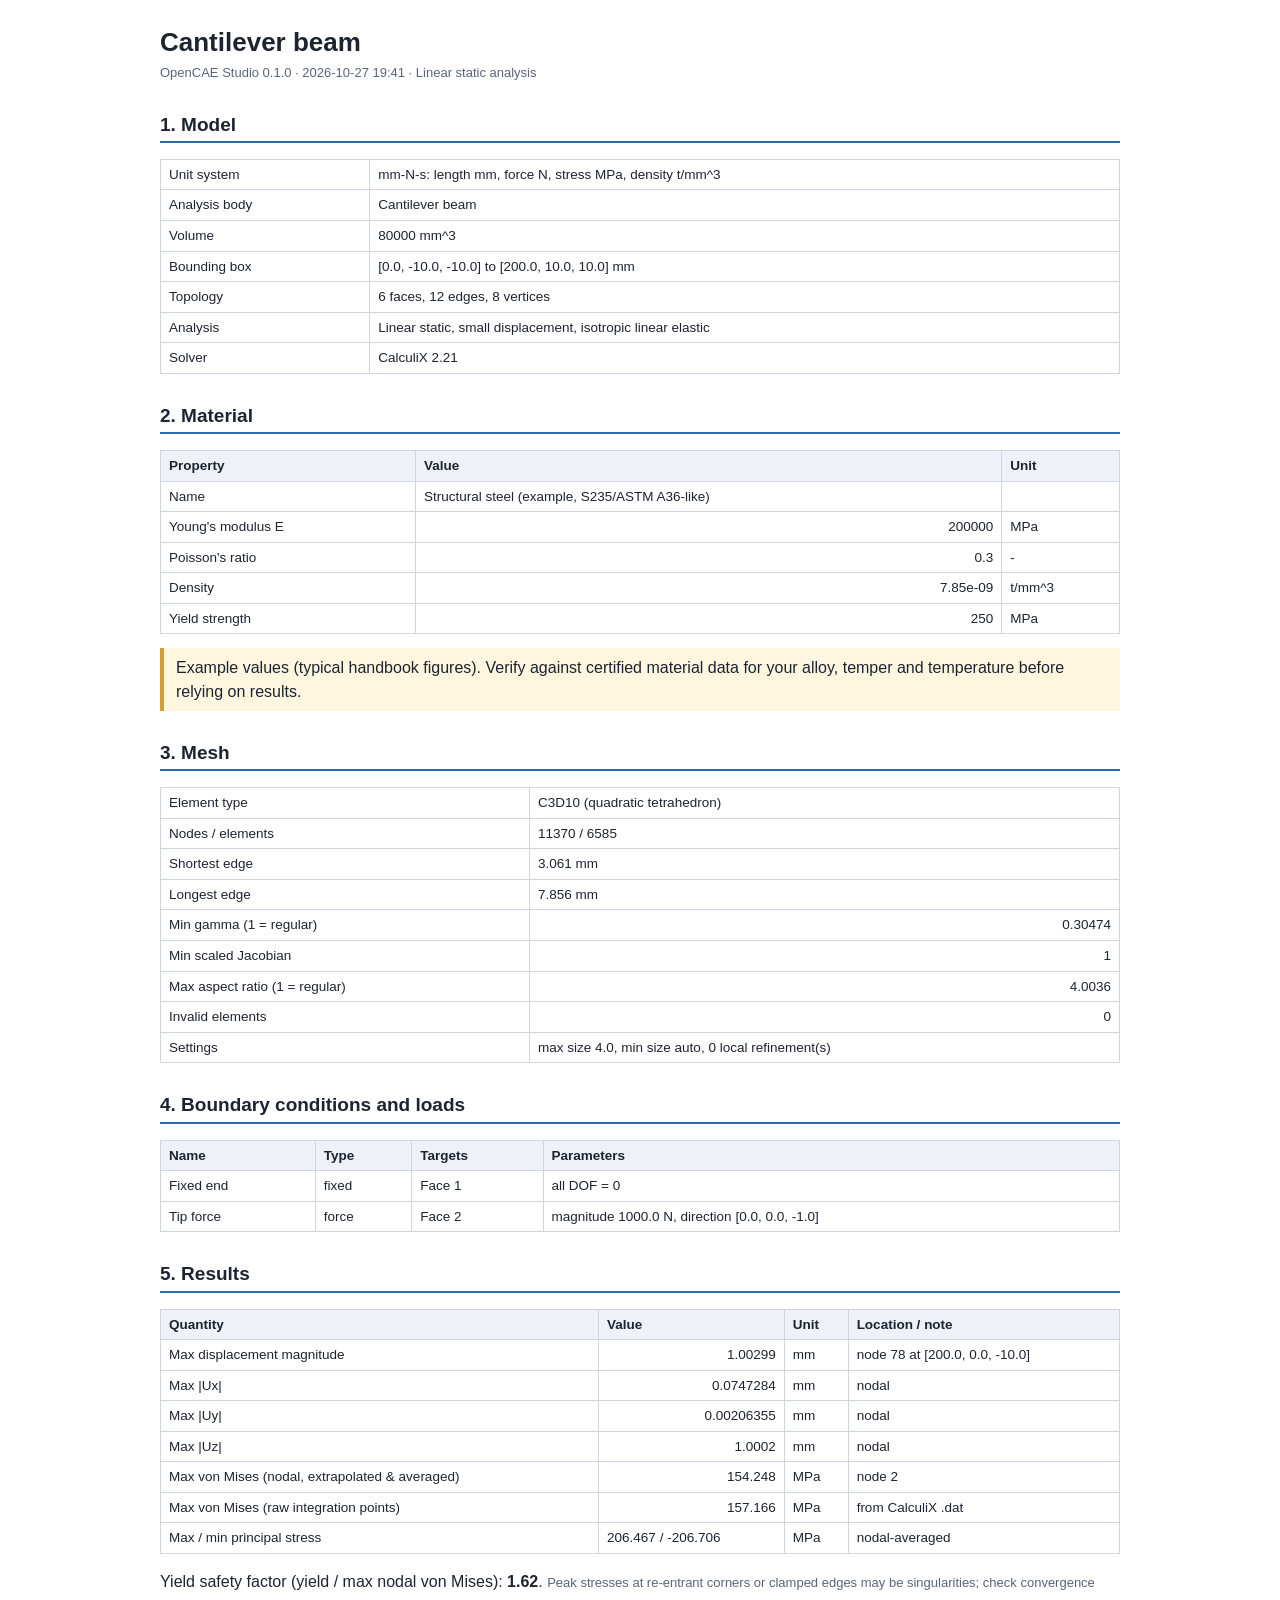
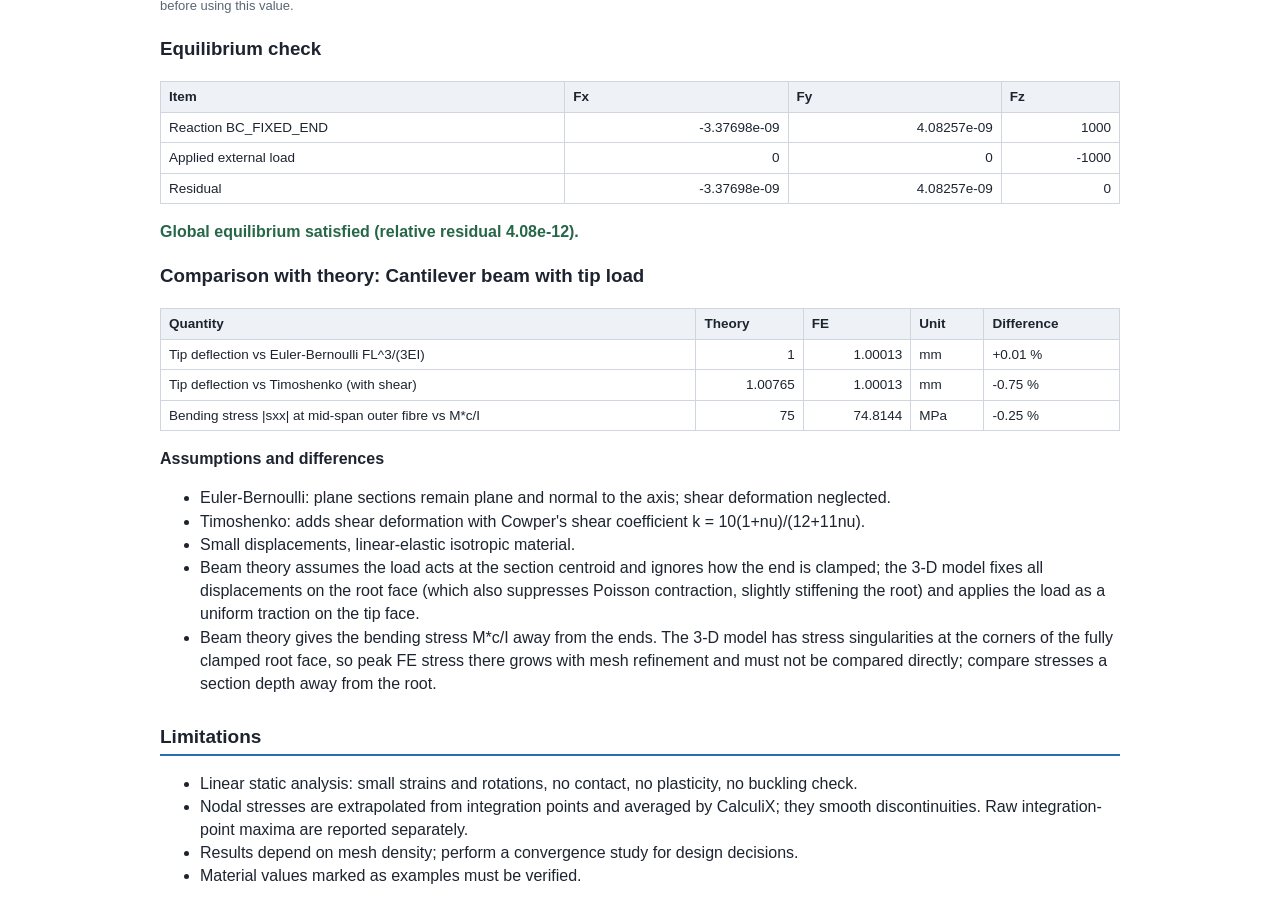
<file: opencae/examples/projects/cantilever_beam_data/report/cantilever_beam_report.html>
<!doctype html><html><head><meta charset='utf-8'><title>Cantilever beam - analysis report</title><style>
body{font-family:-apple-system,Segoe UI,Helvetica,Arial,sans-serif;max-width:960px;margin:24px auto;color:#1d2430;line-height:1.45;padding:0 16px}
h1{font-size:26px;margin-bottom:2px}h2{font-size:19px;border-bottom:2px solid #2b6cb0;padding-bottom:3px;margin-top:28px}
table{border-collapse:collapse;margin:8px 0 14px;width:100%}td,th{border:1px solid #cfd6e0;padding:5px 8px;text-align:left;font-size:13.5px}
th{background:#eef2f7}.num{text-align:right;font-variant-numeric:tabular-nums}.warn{background:#fff6e0;border-left:4px solid #d69e2e;padding:8px 12px;margin:10px 0}
.err{background:#fde8e8;border-left:4px solid #c53030;padding:8px 12px}.ok{color:#276749;font-weight:600}.muted{color:#5a6577;font-size:13px}
img{max-width:100%;border:1px solid #cfd6e0;margin:6px 0}
</style></head><body>
<h1>Cantilever beam</h1><div class='muted'>OpenCAE Studio 0.1.0 &middot; 2026-10-27 19:41 &middot; Linear static analysis</div>
<h2>1. Model</h2><table>
<tr><td>Unit system</td><td>mm-N-s: length mm, force N, stress MPa, density t/mm^3</td></tr>
<tr><td>Analysis body</td><td>Cantilever beam</td></tr>
<tr><td>Volume</td><td>80000 mm^3</td></tr>
<tr><td>Bounding box</td><td>[0.0, -10.0, -10.0] to [200.0, 10.0, 10.0] mm</td></tr>
<tr><td>Topology</td><td>6 faces, 12 edges, 8 vertices</td></tr>
<tr><td>Analysis</td><td>Linear static, small displacement, isotropic linear elastic</td></tr>
<tr><td>Solver</td><td>CalculiX 2.21</td></tr>
</table>
<h2>2. Material</h2>
<table><tr><th>Property</th><th>Value</th><th>Unit</th></tr>
<tr><td>Name</td><td>Structural steel (example, S235/ASTM A36-like)</td><td></td></tr>
<tr><td>Young&#x27;s modulus E</td><td class="num">200000</td><td>MPa</td></tr>
<tr><td>Poisson&#x27;s ratio</td><td class="num">0.3</td><td>-</td></tr>
<tr><td>Density</td><td class="num">7.85e-09</td><td>t/mm^3</td></tr>
<tr><td>Yield strength</td><td class="num">250</td><td>MPa</td></tr>
</table>
<div class='warn'>Example values (typical handbook figures). Verify against certified material data for your alloy, temper and temperature before relying on results.</div>
<h2>3. Mesh</h2>
<table>
<tr><td>Element type</td><td>C3D10 (quadratic tetrahedron)</td></tr>
<tr><td>Nodes / elements</td><td>11370 / 6585</td></tr>
<tr><td>Shortest edge</td><td>3.061 mm</td></tr>
<tr><td>Longest edge</td><td>7.856 mm</td></tr>
<tr><td>Min gamma (1 = regular)</td><td class="num">0.30474</td></tr>
<tr><td>Min scaled Jacobian</td><td class="num">1</td></tr>
<tr><td>Max aspect ratio (1 = regular)</td><td class="num">4.0036</td></tr>
<tr><td>Invalid elements</td><td class="num">0</td></tr>
<tr><td>Settings</td><td>max size 4.0, min size auto, 0 local refinement(s)</td></tr>
</table>
<h2>4. Boundary conditions and loads</h2><table>
<tr><th>Name</th><th>Type</th><th>Targets</th><th>Parameters</th></tr>
<tr><td>Fixed end</td><td>fixed</td><td>Face 1</td><td>all DOF = 0</td></tr>
<tr><td>Tip force</td><td>force</td><td>Face 2</td><td>magnitude 1000.0 N, direction [0.0, 0.0, -1.0]</td></tr>
</table>
<h2>5. Results</h2>
<table><tr><th>Quantity</th><th>Value</th><th>Unit</th><th>Location / note</th></tr>
<tr><td>Max displacement magnitude</td><td class="num">1.00299</td><td>mm</td><td>node 78 at [200.0, 0.0, -10.0]</td></tr>
<tr><td>Max |Ux|</td><td class="num">0.0747284</td><td>mm</td><td>nodal</td></tr>
<tr><td>Max |Uy|</td><td class="num">0.00206355</td><td>mm</td><td>nodal</td></tr>
<tr><td>Max |Uz|</td><td class="num">1.0002</td><td>mm</td><td>nodal</td></tr>
<tr><td>Max von Mises (nodal, extrapolated &amp; averaged)</td><td class="num">154.248</td><td>MPa</td><td>node 2</td></tr>
<tr><td>Max von Mises (raw integration points)</td><td class="num">157.166</td><td>MPa</td><td>from CalculiX .dat</td></tr>
<tr><td>Max / min principal stress</td><td>206.467 / -206.706</td><td>MPa</td><td>nodal-averaged</td></tr>
</table>
<p>Yield safety factor (yield / max nodal von Mises): <b>1.62</b>. <span class='muted'>Peak stresses at re-entrant corners or clamped edges may be singularities; check convergence before using this value.</span></p>
<h3>Equilibrium check</h3><table><tr><th>Item</th><th>Fx</th><th>Fy</th><th>Fz</th></tr>
<tr><td>Reaction BC_FIXED_END</td><td class="num">-3.37698e-09</td><td class="num">4.08257e-09</td><td class="num">1000</td></tr>
<tr><td>Applied external load</td><td class="num">0</td><td class="num">0</td><td class="num">-1000</td></tr>
<tr><td>Residual</td><td class="num">-3.37698e-09</td><td class="num">4.08257e-09</td><td class="num">0</td></tr>
</table>
<p class='ok'>Global equilibrium satisfied (relative residual 4.08e-12).</p>
<h3>Comparison with theory: Cantilever beam with tip load</h3><table>
<tr><th>Quantity</th><th>Theory</th><th>FE</th><th>Unit</th><th>Difference</th></tr>
<tr><td>Tip deflection vs Euler-Bernoulli FL^3/(3EI)</td><td class="num">1</td><td class="num">1.00013</td><td>mm</td><td>+0.01 %</td></tr>
<tr><td>Tip deflection vs Timoshenko (with shear)</td><td class="num">1.00765</td><td class="num">1.00013</td><td>mm</td><td>-0.75 %</td></tr>
<tr><td>Bending stress |sxx| at mid-span outer fibre vs M*c/I</td><td class="num">75</td><td class="num">74.8144</td><td>MPa</td><td>-0.25 %</td></tr>
</table><p><b>Assumptions and differences</b></p><ul>
<li>Euler-Bernoulli: plane sections remain plane and normal to the axis; shear deformation neglected.</li>
<li>Timoshenko: adds shear deformation with Cowper&#x27;s shear coefficient k = 10(1+nu)/(12+11nu).</li>
<li>Small displacements, linear-elastic isotropic material.</li>
<li>Beam theory assumes the load acts at the section centroid and ignores how the end is clamped; the 3-D model fixes all displacements on the root face (which also suppresses Poisson contraction, slightly stiffening the root) and applies the load as a uniform traction on the tip face.</li>
<li>Beam theory gives the bending stress M*c/I away from the ends. The 3-D model has stress singularities at the corners of the fully clamped root face, so peak FE stress there grows with mesh refinement and must not be compared directly; compare stresses a section depth away from the root.</li>
</ul>
<h2>Limitations</h2><ul><li>Linear static analysis: small strains and rotations, no contact, no plasticity, no buckling check.</li><li>Nodal stresses are extrapolated from integration points and averaged by CalculiX; they smooth discontinuities. Raw integration-point maxima are reported separately.</li><li>Results depend on mesh density; perform a convergence study for design decisions.</li><li>Material values marked as examples must be verified.</li></ul>
</body></html>
</file>
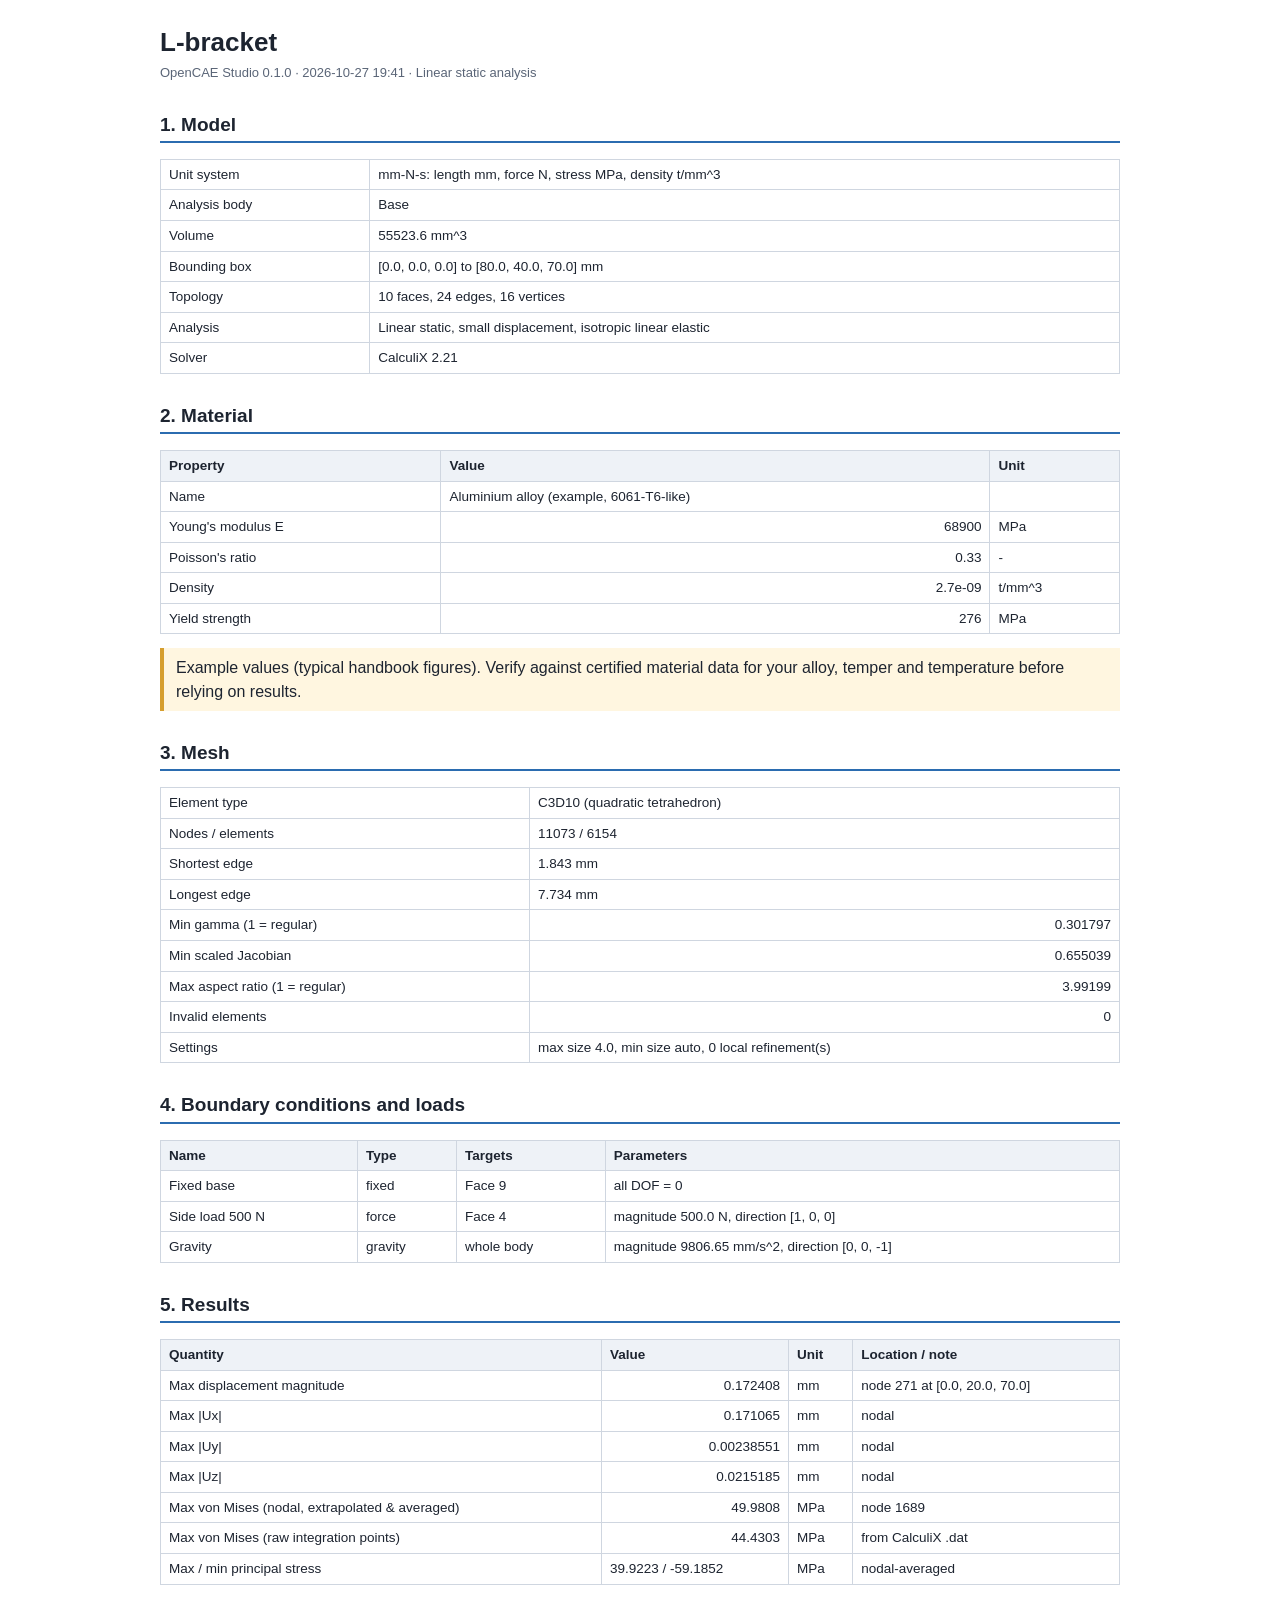
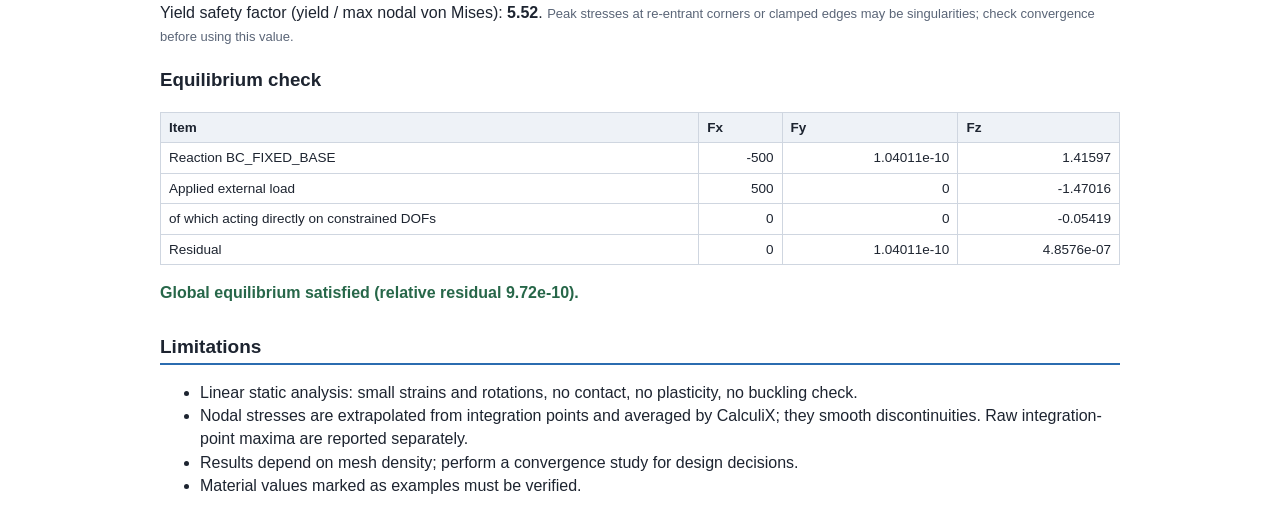
<file: opencae/examples/projects/l_bracket_data/report/l_bracket_report.html>
<!doctype html><html><head><meta charset='utf-8'><title>L-bracket - analysis report</title><style>
body{font-family:-apple-system,Segoe UI,Helvetica,Arial,sans-serif;max-width:960px;margin:24px auto;color:#1d2430;line-height:1.45;padding:0 16px}
h1{font-size:26px;margin-bottom:2px}h2{font-size:19px;border-bottom:2px solid #2b6cb0;padding-bottom:3px;margin-top:28px}
table{border-collapse:collapse;margin:8px 0 14px;width:100%}td,th{border:1px solid #cfd6e0;padding:5px 8px;text-align:left;font-size:13.5px}
th{background:#eef2f7}.num{text-align:right;font-variant-numeric:tabular-nums}.warn{background:#fff6e0;border-left:4px solid #d69e2e;padding:8px 12px;margin:10px 0}
.err{background:#fde8e8;border-left:4px solid #c53030;padding:8px 12px}.ok{color:#276749;font-weight:600}.muted{color:#5a6577;font-size:13px}
img{max-width:100%;border:1px solid #cfd6e0;margin:6px 0}
</style></head><body>
<h1>L-bracket</h1><div class='muted'>OpenCAE Studio 0.1.0 &middot; 2026-10-27 19:41 &middot; Linear static analysis</div>
<h2>1. Model</h2><table>
<tr><td>Unit system</td><td>mm-N-s: length mm, force N, stress MPa, density t/mm^3</td></tr>
<tr><td>Analysis body</td><td>Base</td></tr>
<tr><td>Volume</td><td>55523.6 mm^3</td></tr>
<tr><td>Bounding box</td><td>[0.0, 0.0, 0.0] to [80.0, 40.0, 70.0] mm</td></tr>
<tr><td>Topology</td><td>10 faces, 24 edges, 16 vertices</td></tr>
<tr><td>Analysis</td><td>Linear static, small displacement, isotropic linear elastic</td></tr>
<tr><td>Solver</td><td>CalculiX 2.21</td></tr>
</table>
<h2>2. Material</h2>
<table><tr><th>Property</th><th>Value</th><th>Unit</th></tr>
<tr><td>Name</td><td>Aluminium alloy (example, 6061-T6-like)</td><td></td></tr>
<tr><td>Young&#x27;s modulus E</td><td class="num">68900</td><td>MPa</td></tr>
<tr><td>Poisson&#x27;s ratio</td><td class="num">0.33</td><td>-</td></tr>
<tr><td>Density</td><td class="num">2.7e-09</td><td>t/mm^3</td></tr>
<tr><td>Yield strength</td><td class="num">276</td><td>MPa</td></tr>
</table>
<div class='warn'>Example values (typical handbook figures). Verify against certified material data for your alloy, temper and temperature before relying on results.</div>
<h2>3. Mesh</h2>
<table>
<tr><td>Element type</td><td>C3D10 (quadratic tetrahedron)</td></tr>
<tr><td>Nodes / elements</td><td>11073 / 6154</td></tr>
<tr><td>Shortest edge</td><td>1.843 mm</td></tr>
<tr><td>Longest edge</td><td>7.734 mm</td></tr>
<tr><td>Min gamma (1 = regular)</td><td class="num">0.301797</td></tr>
<tr><td>Min scaled Jacobian</td><td class="num">0.655039</td></tr>
<tr><td>Max aspect ratio (1 = regular)</td><td class="num">3.99199</td></tr>
<tr><td>Invalid elements</td><td class="num">0</td></tr>
<tr><td>Settings</td><td>max size 4.0, min size auto, 0 local refinement(s)</td></tr>
</table>
<h2>4. Boundary conditions and loads</h2><table>
<tr><th>Name</th><th>Type</th><th>Targets</th><th>Parameters</th></tr>
<tr><td>Fixed base</td><td>fixed</td><td>Face 9</td><td>all DOF = 0</td></tr>
<tr><td>Side load 500 N</td><td>force</td><td>Face 4</td><td>magnitude 500.0 N, direction [1, 0, 0]</td></tr>
<tr><td>Gravity</td><td>gravity</td><td>whole body</td><td>magnitude 9806.65 mm/s^2, direction [0, 0, -1]</td></tr>
</table>
<h2>5. Results</h2>
<table><tr><th>Quantity</th><th>Value</th><th>Unit</th><th>Location / note</th></tr>
<tr><td>Max displacement magnitude</td><td class="num">0.172408</td><td>mm</td><td>node 271 at [0.0, 20.0, 70.0]</td></tr>
<tr><td>Max |Ux|</td><td class="num">0.171065</td><td>mm</td><td>nodal</td></tr>
<tr><td>Max |Uy|</td><td class="num">0.00238551</td><td>mm</td><td>nodal</td></tr>
<tr><td>Max |Uz|</td><td class="num">0.0215185</td><td>mm</td><td>nodal</td></tr>
<tr><td>Max von Mises (nodal, extrapolated &amp; averaged)</td><td class="num">49.9808</td><td>MPa</td><td>node 1689</td></tr>
<tr><td>Max von Mises (raw integration points)</td><td class="num">44.4303</td><td>MPa</td><td>from CalculiX .dat</td></tr>
<tr><td>Max / min principal stress</td><td>39.9223 / -59.1852</td><td>MPa</td><td>nodal-averaged</td></tr>
</table>
<p>Yield safety factor (yield / max nodal von Mises): <b>5.52</b>. <span class='muted'>Peak stresses at re-entrant corners or clamped edges may be singularities; check convergence before using this value.</span></p>
<h3>Equilibrium check</h3><table><tr><th>Item</th><th>Fx</th><th>Fy</th><th>Fz</th></tr>
<tr><td>Reaction BC_FIXED_BASE</td><td class="num">-500</td><td class="num">1.04011e-10</td><td class="num">1.41597</td></tr>
<tr><td>Applied external load</td><td class="num">500</td><td class="num">0</td><td class="num">-1.47016</td></tr>
<tr><td>of which acting directly on constrained DOFs</td><td class="num">0</td><td class="num">0</td><td class="num">-0.05419</td></tr>
<tr><td>Residual</td><td class="num">0</td><td class="num">1.04011e-10</td><td class="num">4.8576e-07</td></tr>
</table>
<p class='ok'>Global equilibrium satisfied (relative residual 9.72e-10).</p>
<h2>Limitations</h2><ul><li>Linear static analysis: small strains and rotations, no contact, no plasticity, no buckling check.</li><li>Nodal stresses are extrapolated from integration points and averaged by CalculiX; they smooth discontinuities. Raw integration-point maxima are reported separately.</li><li>Results depend on mesh density; perform a convergence study for design decisions.</li><li>Material values marked as examples must be verified.</li></ul>
</body></html>
</file>
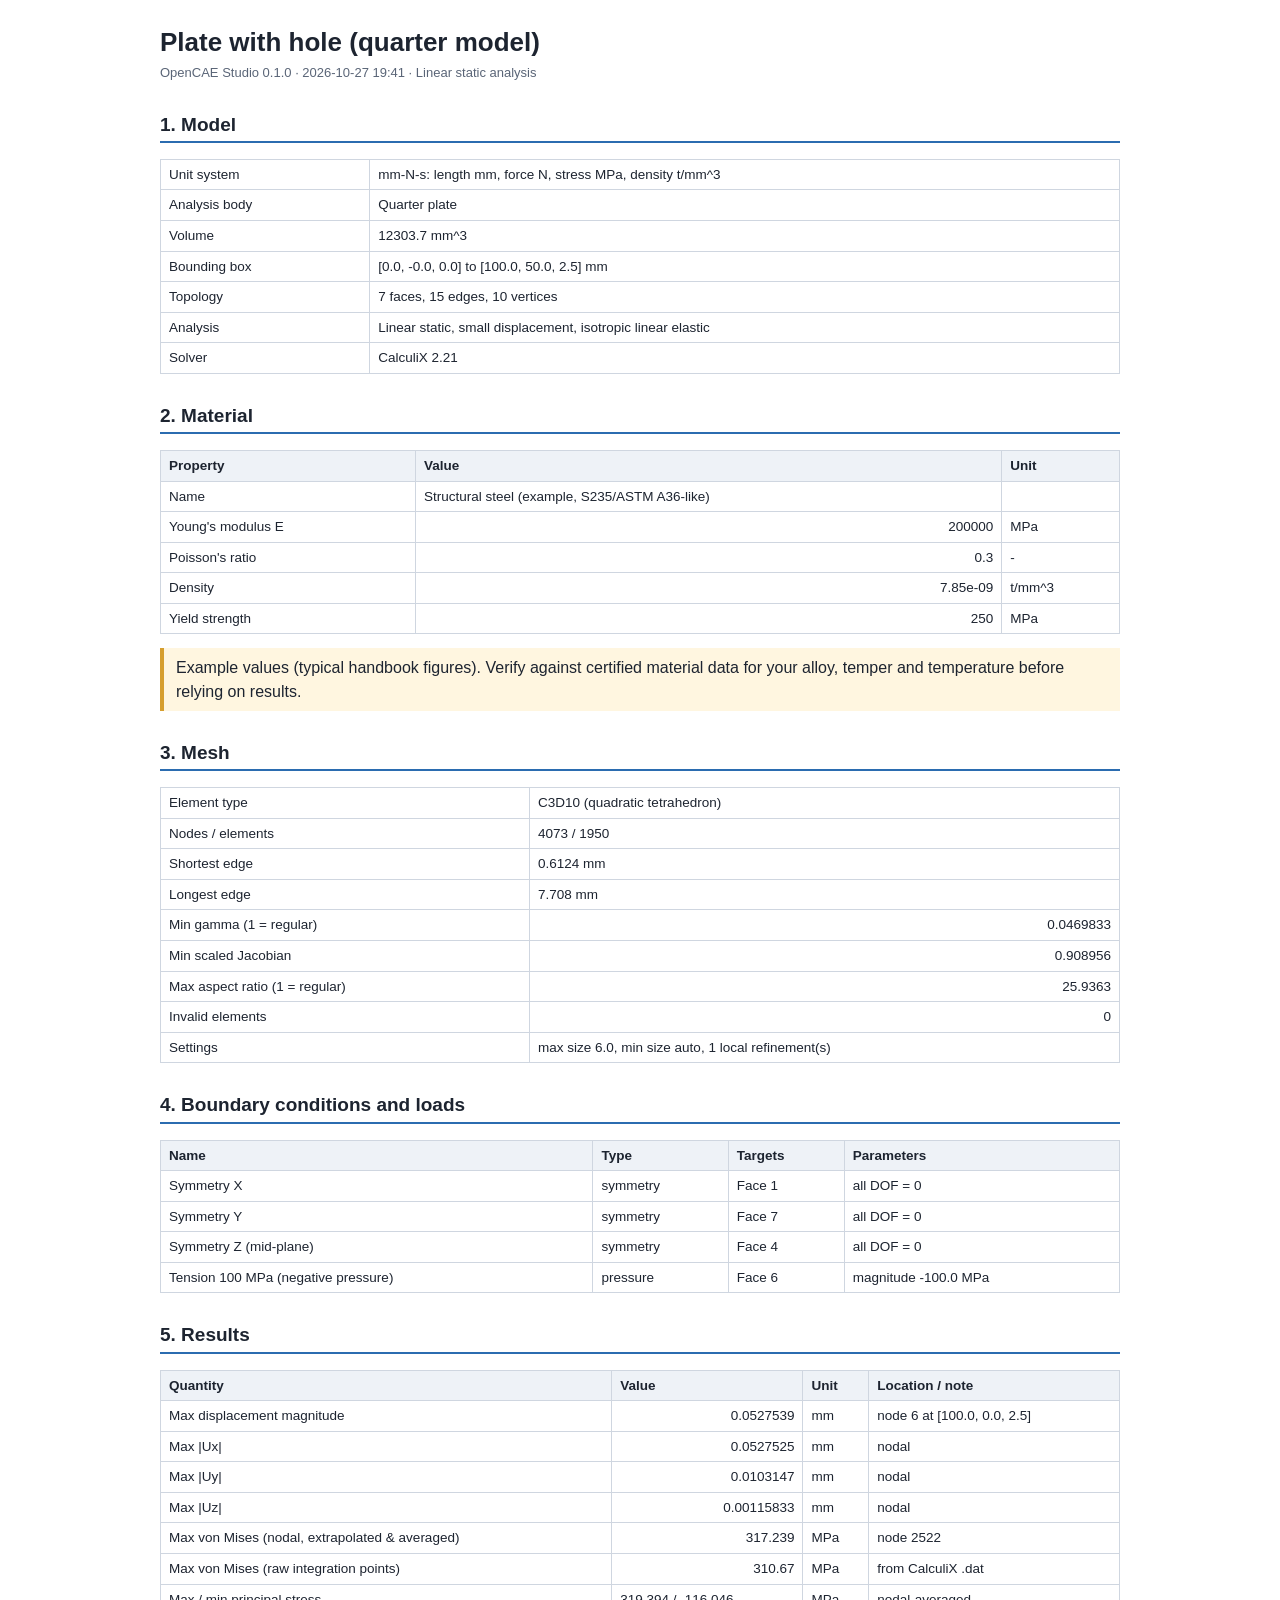
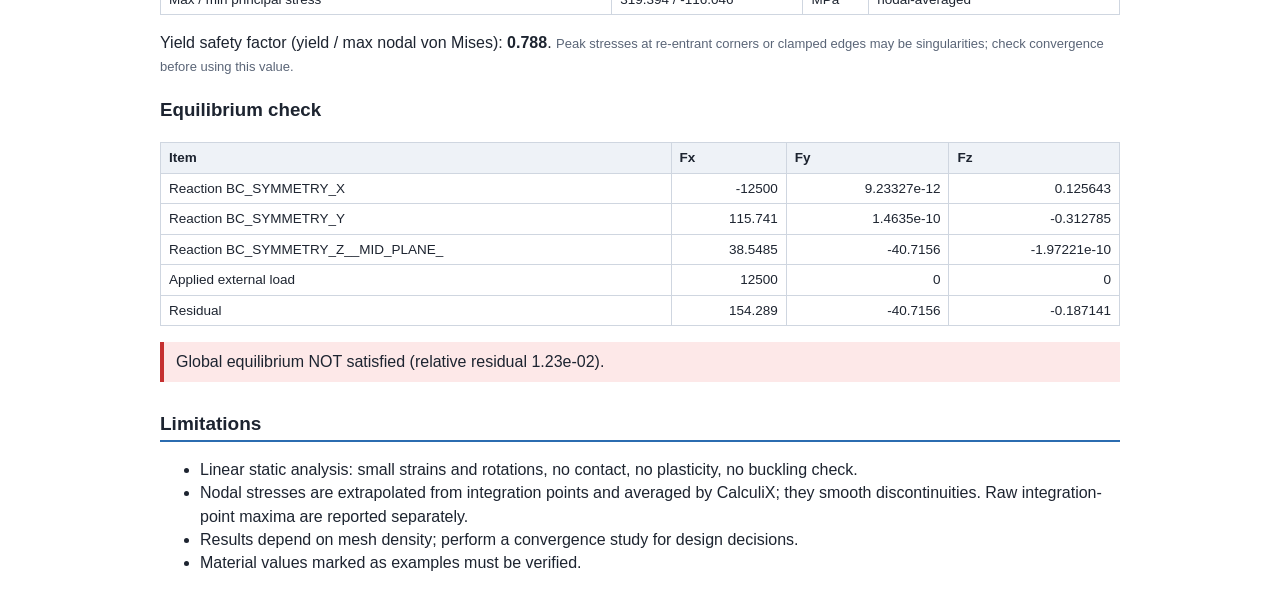
<file: opencae/examples/projects/plate_with_hole_data/report/plate_with_hole_report.html>
<!doctype html><html><head><meta charset='utf-8'><title>Plate with hole (quarter model) - analysis report</title><style>
body{font-family:-apple-system,Segoe UI,Helvetica,Arial,sans-serif;max-width:960px;margin:24px auto;color:#1d2430;line-height:1.45;padding:0 16px}
h1{font-size:26px;margin-bottom:2px}h2{font-size:19px;border-bottom:2px solid #2b6cb0;padding-bottom:3px;margin-top:28px}
table{border-collapse:collapse;margin:8px 0 14px;width:100%}td,th{border:1px solid #cfd6e0;padding:5px 8px;text-align:left;font-size:13.5px}
th{background:#eef2f7}.num{text-align:right;font-variant-numeric:tabular-nums}.warn{background:#fff6e0;border-left:4px solid #d69e2e;padding:8px 12px;margin:10px 0}
.err{background:#fde8e8;border-left:4px solid #c53030;padding:8px 12px}.ok{color:#276749;font-weight:600}.muted{color:#5a6577;font-size:13px}
img{max-width:100%;border:1px solid #cfd6e0;margin:6px 0}
</style></head><body>
<h1>Plate with hole (quarter model)</h1><div class='muted'>OpenCAE Studio 0.1.0 &middot; 2026-10-27 19:41 &middot; Linear static analysis</div>
<h2>1. Model</h2><table>
<tr><td>Unit system</td><td>mm-N-s: length mm, force N, stress MPa, density t/mm^3</td></tr>
<tr><td>Analysis body</td><td>Quarter plate</td></tr>
<tr><td>Volume</td><td>12303.7 mm^3</td></tr>
<tr><td>Bounding box</td><td>[0.0, -0.0, 0.0] to [100.0, 50.0, 2.5] mm</td></tr>
<tr><td>Topology</td><td>7 faces, 15 edges, 10 vertices</td></tr>
<tr><td>Analysis</td><td>Linear static, small displacement, isotropic linear elastic</td></tr>
<tr><td>Solver</td><td>CalculiX 2.21</td></tr>
</table>
<h2>2. Material</h2>
<table><tr><th>Property</th><th>Value</th><th>Unit</th></tr>
<tr><td>Name</td><td>Structural steel (example, S235/ASTM A36-like)</td><td></td></tr>
<tr><td>Young&#x27;s modulus E</td><td class="num">200000</td><td>MPa</td></tr>
<tr><td>Poisson&#x27;s ratio</td><td class="num">0.3</td><td>-</td></tr>
<tr><td>Density</td><td class="num">7.85e-09</td><td>t/mm^3</td></tr>
<tr><td>Yield strength</td><td class="num">250</td><td>MPa</td></tr>
</table>
<div class='warn'>Example values (typical handbook figures). Verify against certified material data for your alloy, temper and temperature before relying on results.</div>
<h2>3. Mesh</h2>
<table>
<tr><td>Element type</td><td>C3D10 (quadratic tetrahedron)</td></tr>
<tr><td>Nodes / elements</td><td>4073 / 1950</td></tr>
<tr><td>Shortest edge</td><td>0.6124 mm</td></tr>
<tr><td>Longest edge</td><td>7.708 mm</td></tr>
<tr><td>Min gamma (1 = regular)</td><td class="num">0.0469833</td></tr>
<tr><td>Min scaled Jacobian</td><td class="num">0.908956</td></tr>
<tr><td>Max aspect ratio (1 = regular)</td><td class="num">25.9363</td></tr>
<tr><td>Invalid elements</td><td class="num">0</td></tr>
<tr><td>Settings</td><td>max size 6.0, min size auto, 1 local refinement(s)</td></tr>
</table>
<h2>4. Boundary conditions and loads</h2><table>
<tr><th>Name</th><th>Type</th><th>Targets</th><th>Parameters</th></tr>
<tr><td>Symmetry X</td><td>symmetry</td><td>Face 1</td><td>all DOF = 0</td></tr>
<tr><td>Symmetry Y</td><td>symmetry</td><td>Face 7</td><td>all DOF = 0</td></tr>
<tr><td>Symmetry Z (mid-plane)</td><td>symmetry</td><td>Face 4</td><td>all DOF = 0</td></tr>
<tr><td>Tension 100 MPa (negative pressure)</td><td>pressure</td><td>Face 6</td><td>magnitude -100.0 MPa</td></tr>
</table>
<h2>5. Results</h2>
<table><tr><th>Quantity</th><th>Value</th><th>Unit</th><th>Location / note</th></tr>
<tr><td>Max displacement magnitude</td><td class="num">0.0527539</td><td>mm</td><td>node 6 at [100.0, 0.0, 2.5]</td></tr>
<tr><td>Max |Ux|</td><td class="num">0.0527525</td><td>mm</td><td>nodal</td></tr>
<tr><td>Max |Uy|</td><td class="num">0.0103147</td><td>mm</td><td>nodal</td></tr>
<tr><td>Max |Uz|</td><td class="num">0.00115833</td><td>mm</td><td>nodal</td></tr>
<tr><td>Max von Mises (nodal, extrapolated &amp; averaged)</td><td class="num">317.239</td><td>MPa</td><td>node 2522</td></tr>
<tr><td>Max von Mises (raw integration points)</td><td class="num">310.67</td><td>MPa</td><td>from CalculiX .dat</td></tr>
<tr><td>Max / min principal stress</td><td>319.394 / -116.046</td><td>MPa</td><td>nodal-averaged</td></tr>
</table>
<p>Yield safety factor (yield / max nodal von Mises): <b>0.788</b>. <span class='muted'>Peak stresses at re-entrant corners or clamped edges may be singularities; check convergence before using this value.</span></p>
<h3>Equilibrium check</h3><table><tr><th>Item</th><th>Fx</th><th>Fy</th><th>Fz</th></tr>
<tr><td>Reaction BC_SYMMETRY_X</td><td class="num">-12500</td><td class="num">9.23327e-12</td><td class="num">0.125643</td></tr>
<tr><td>Reaction BC_SYMMETRY_Y</td><td class="num">115.741</td><td class="num">1.4635e-10</td><td class="num">-0.312785</td></tr>
<tr><td>Reaction BC_SYMMETRY_Z__MID_PLANE_</td><td class="num">38.5485</td><td class="num">-40.7156</td><td class="num">-1.97221e-10</td></tr>
<tr><td>Applied external load</td><td class="num">12500</td><td class="num">0</td><td class="num">0</td></tr>
<tr><td>Residual</td><td class="num">154.289</td><td class="num">-40.7156</td><td class="num">-0.187141</td></tr>
</table>
<p class='err'>Global equilibrium NOT satisfied (relative residual 1.23e-02).</p>
<h2>Limitations</h2><ul><li>Linear static analysis: small strains and rotations, no contact, no plasticity, no buckling check.</li><li>Nodal stresses are extrapolated from integration points and averaged by CalculiX; they smooth discontinuities. Raw integration-point maxima are reported separately.</li><li>Results depend on mesh density; perform a convergence study for design decisions.</li><li>Material values marked as examples must be verified.</li></ul>
</body></html>
</file>
